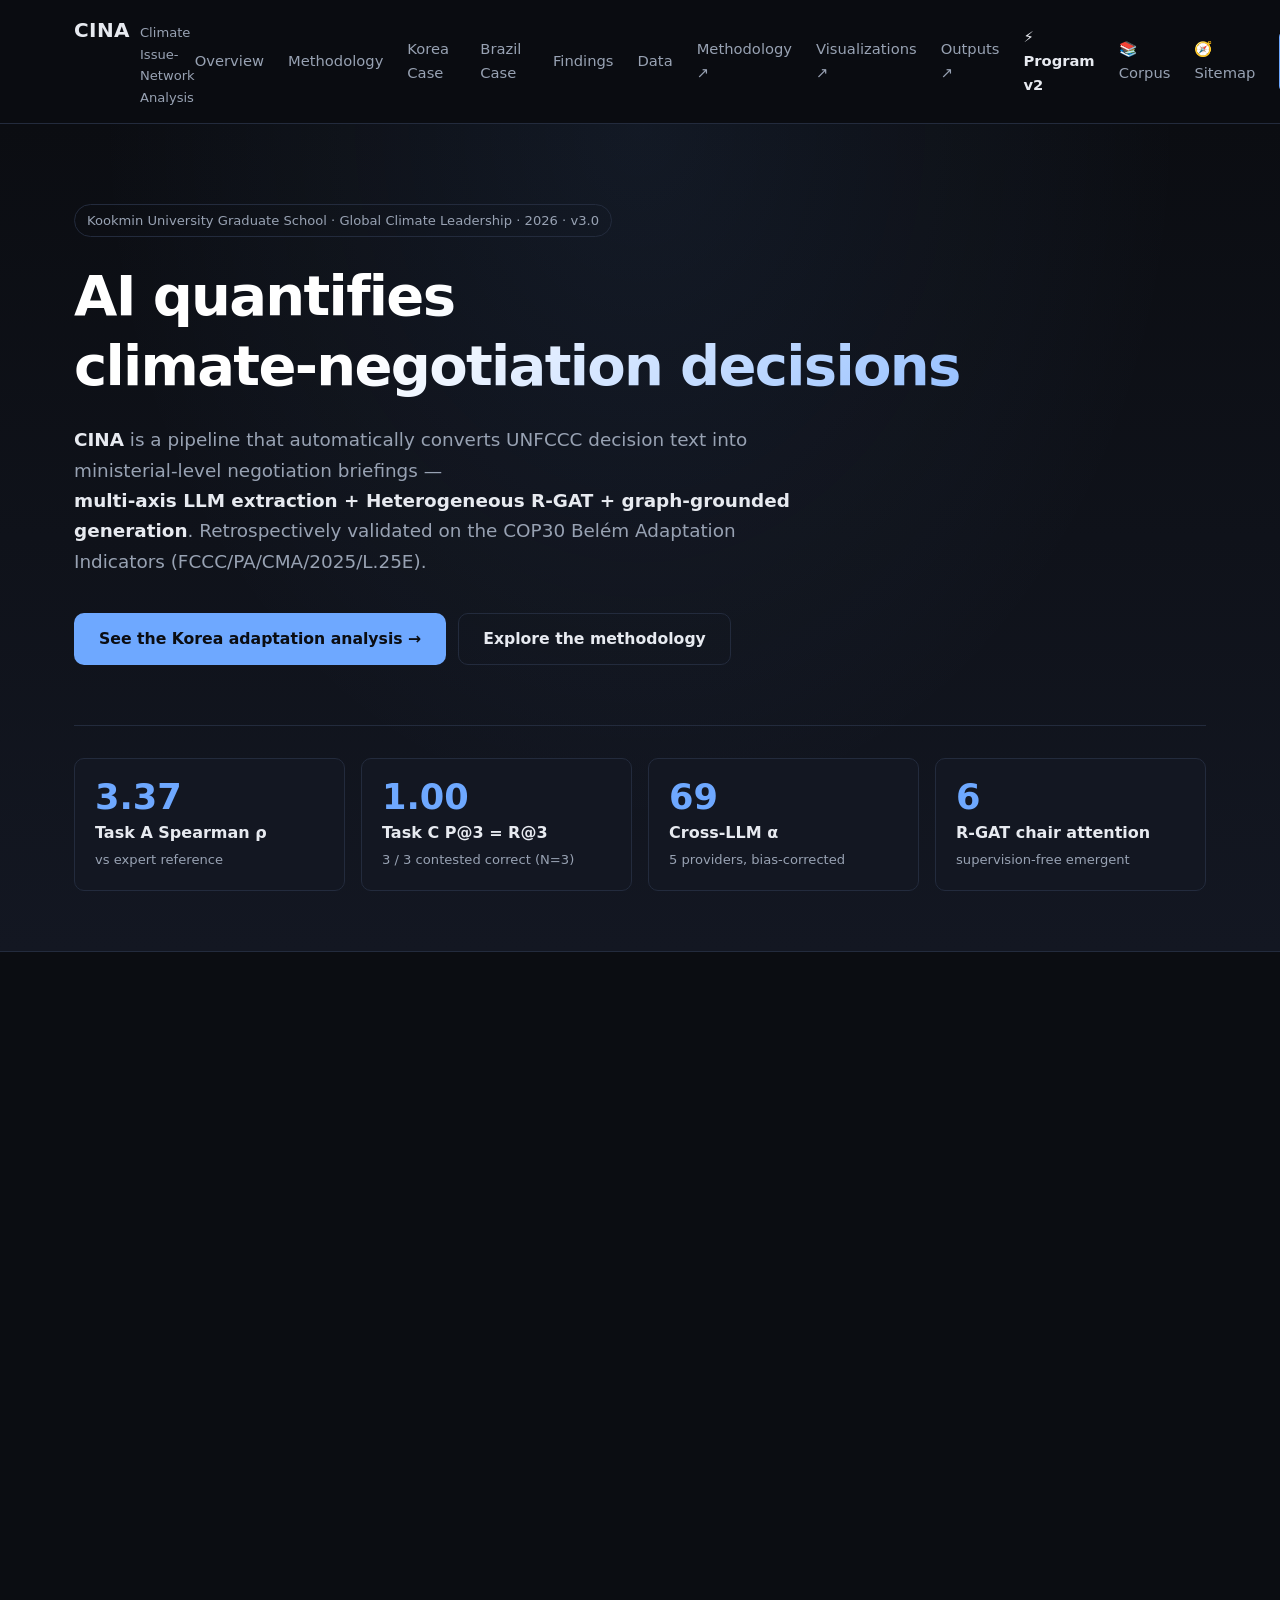
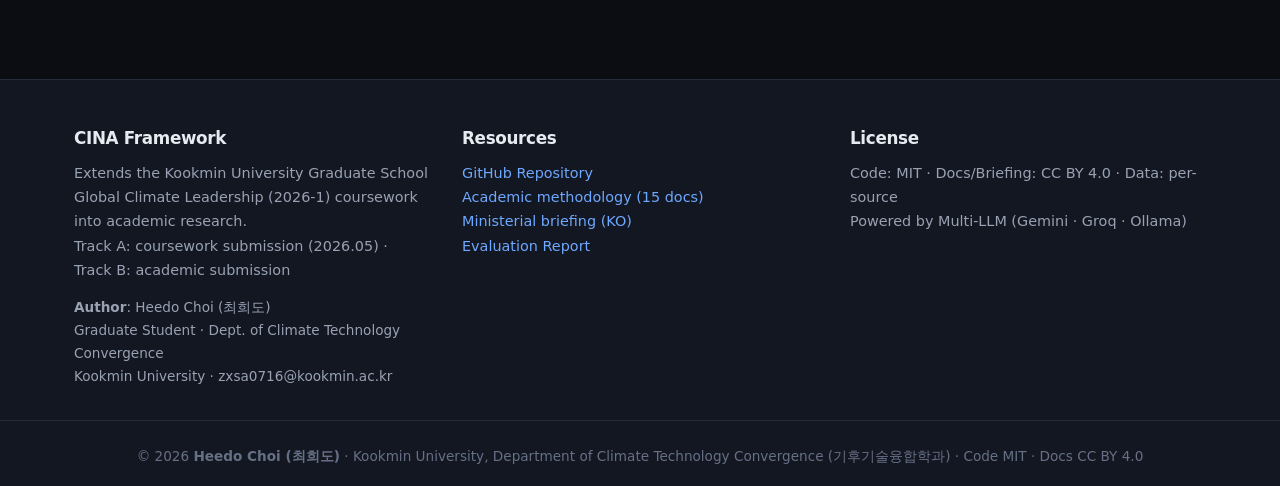
<file: docs/index.html>
<!DOCTYPE html>
<html lang="ko">
<head>
<meta charset="UTF-8">
<meta http-equiv="refresh" content="0; url=web/index.html">
<title>CINA — Climate Issue-Network Analysis</title>
<meta name="description" content="CINA 메인 페이지로 자동 이동 중... Heedo Choi · Kookmin University.">
<link rel="canonical" href="web/index.html">
<style>
  body { font-family: -apple-system, BlinkMacSystemFont, "Segoe UI", "Pretendard", sans-serif;
    background: #0b0d12; color: #d4d8e0; margin: 0; min-height: 100vh;
    display: flex; align-items: center; justify-content: center; text-align: center; padding: 2rem; }
  .box { max-width: 520px; }
  h1 { color: #6ea8ff; font-size: 1.6rem; margin: 0 0 0.6rem; }
  p { color: #a0a8b8; line-height: 1.6; }
  a { color: #6ea8ff; }
  .links { margin-top: 1.5rem; display: grid; gap: 0.6rem; }
  .links a { display: block; padding: 0.7rem 1rem; background: rgba(110,168,255,0.08);
    border: 1px solid rgba(110,168,255,0.3); border-radius: 8px; text-decoration: none; transition: all 0.2s; }
  .links a:hover { background: rgba(110,168,255,0.15); border-color: #6ea8ff; }
</style>
</head>
<body>
<div class="box">
  <h1>CINA — Climate Issue-Network Analysis</h1>
  <p>메인 페이지로 자동 이동 중입니다... 만약 이동되지 않으면 아래 링크를 클릭해 주세요.</p>
  <div class="links">
    <a href="web/index.html">🏠 메인 페이지</a>
    <a href="web/methodology.html">🔬 Methodology (인터랙티브 파이프라인)</a>
    <a href="web/visualizations.html">📊 Visualizations (D3 인터랙티브)</a>
    <a href="web/outputs.html">📦 Outputs Showcase</a>
  </div>
  <p style="margin-top: 2rem; font-size: 0.85em;">
    © 2026 Heedo Choi · Kookmin University, Department of Climate Technology Convergence
  </p>
</div>
<script>setTimeout(() => { window.location.replace('web/index.html'); }, 100);</script>
</body>
</html>
</file>
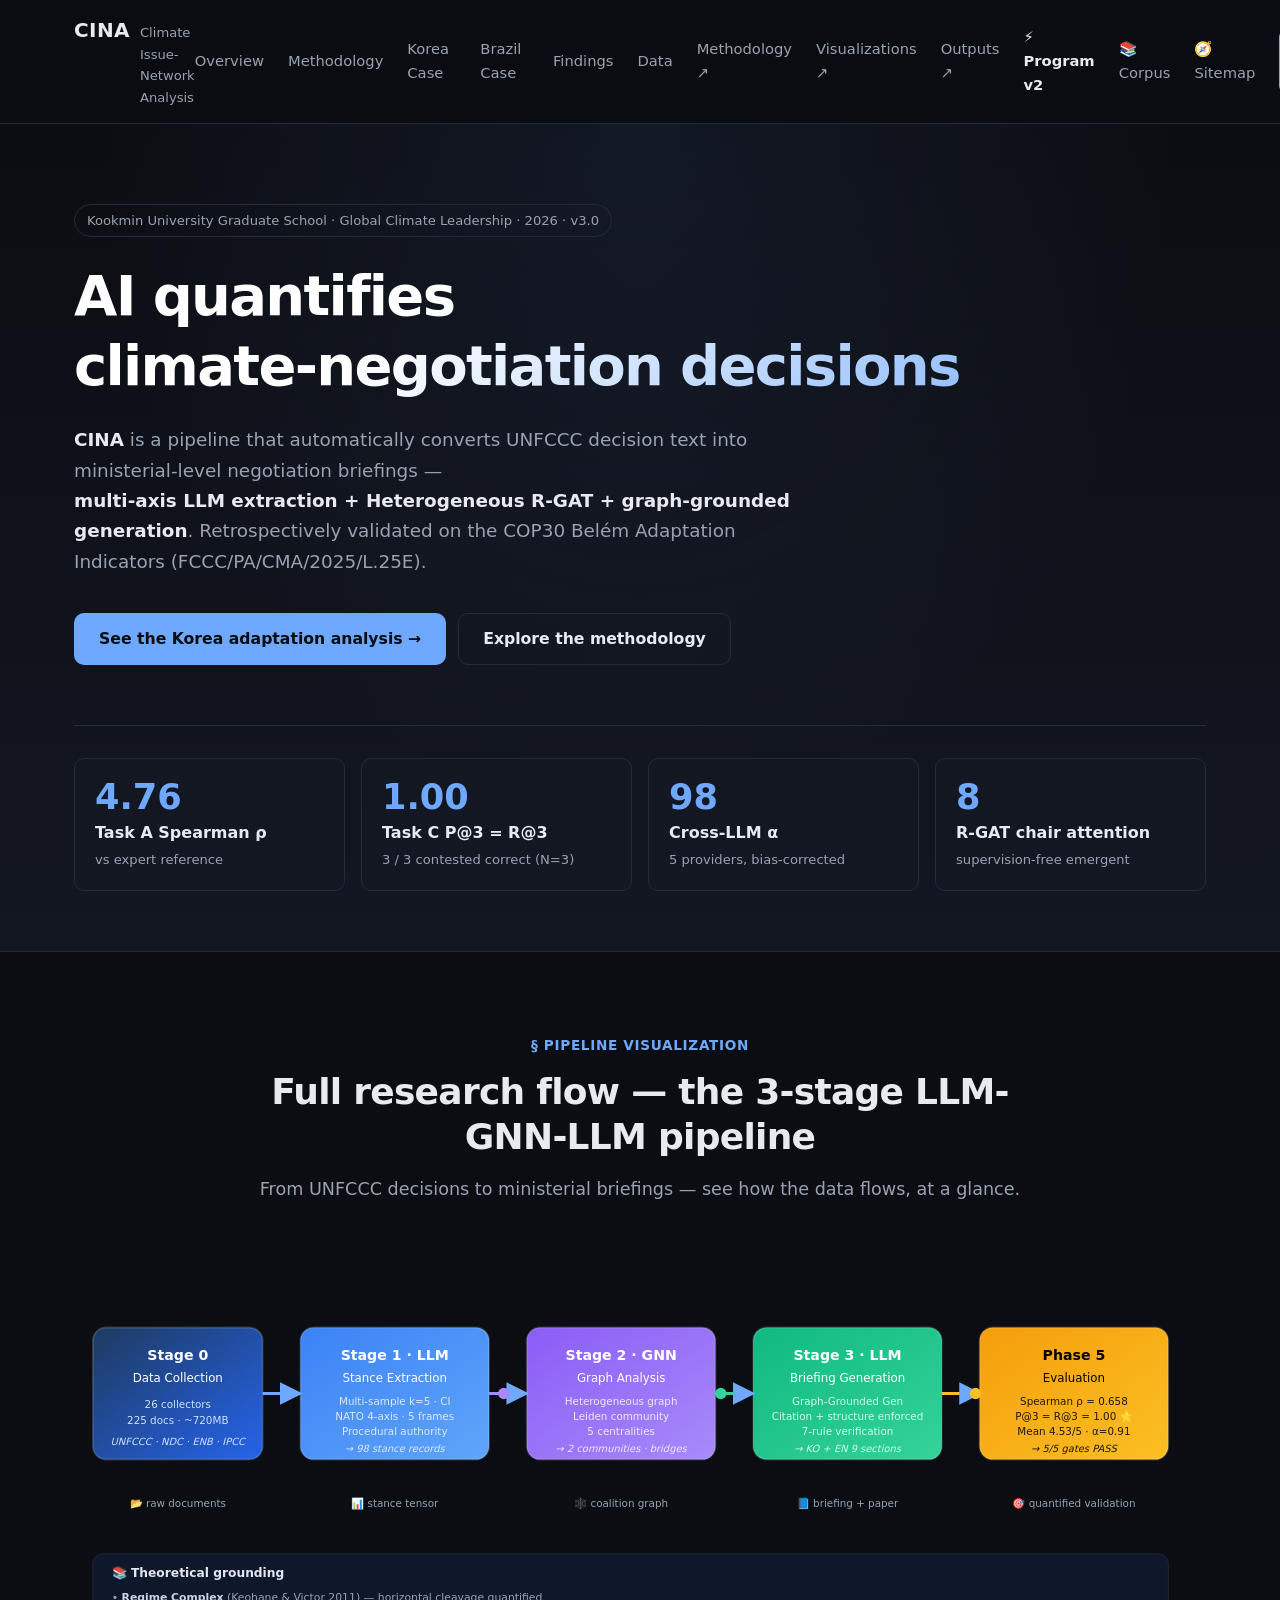
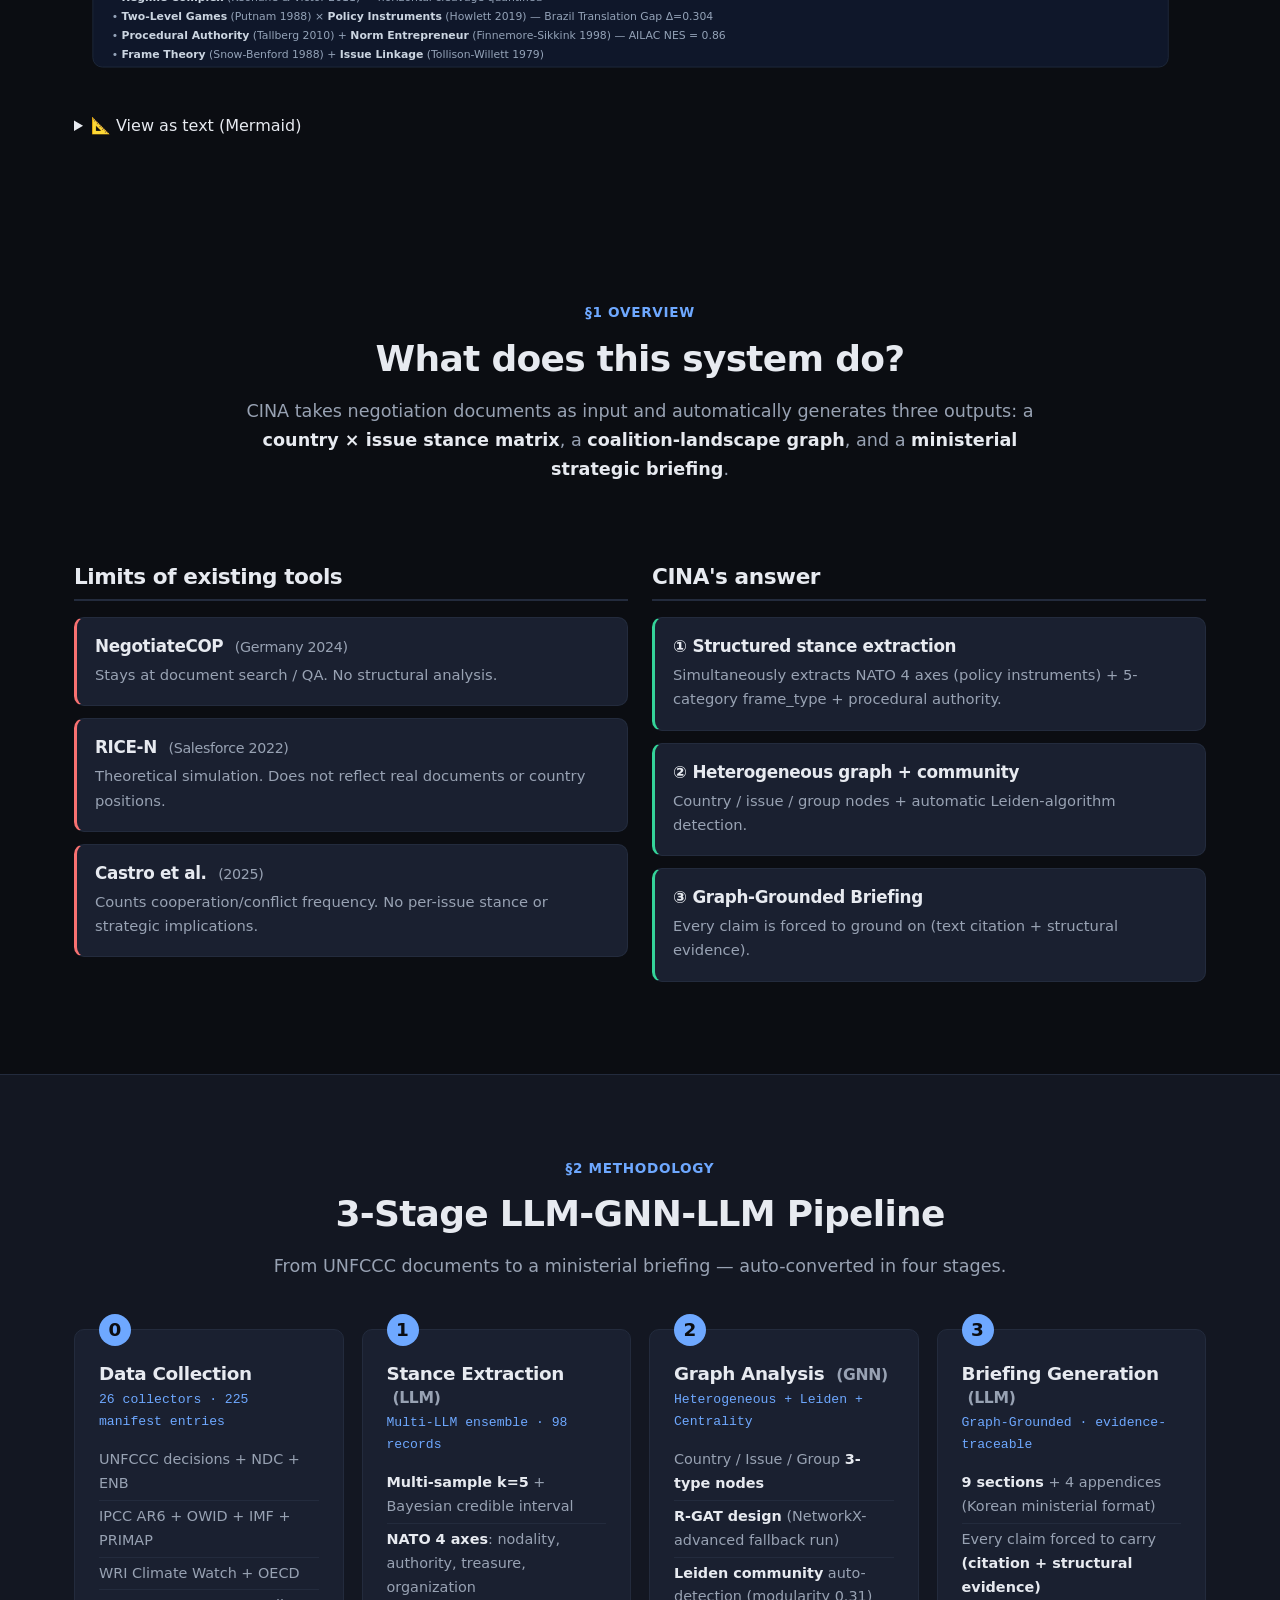
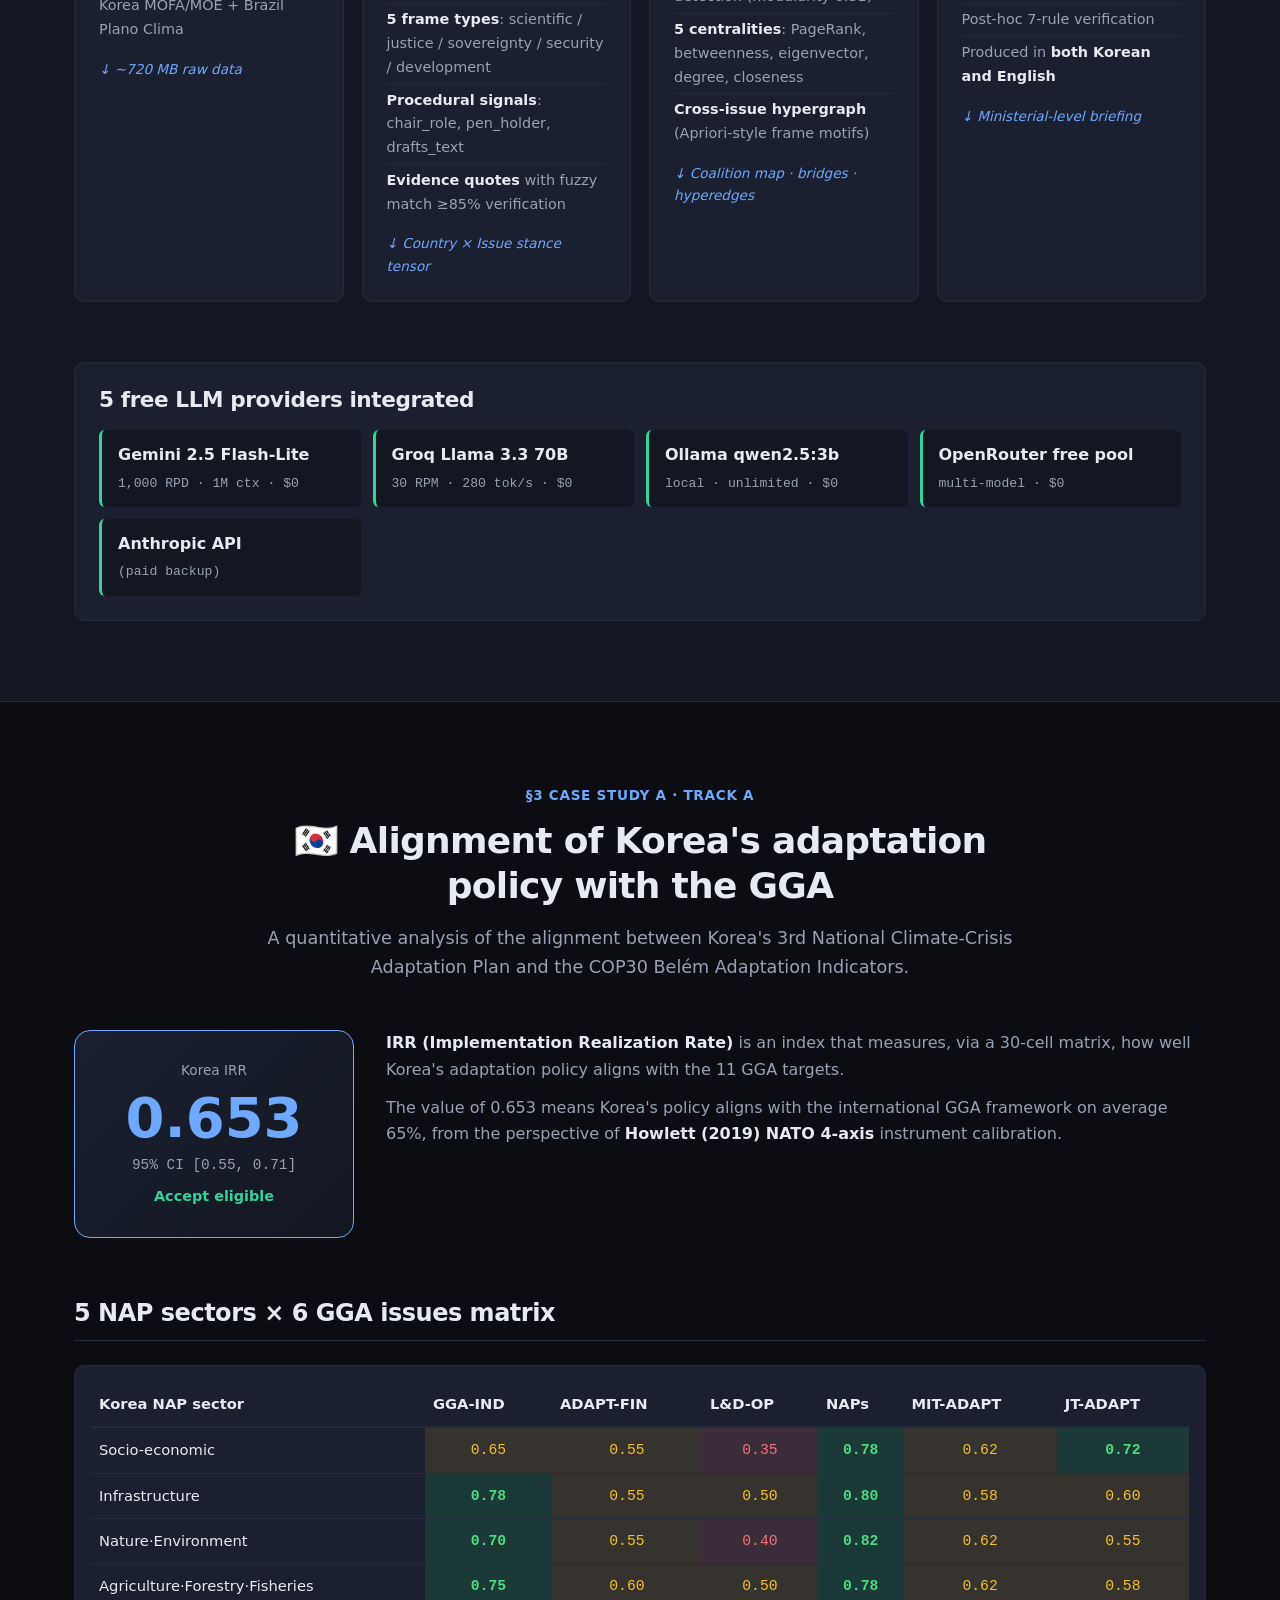
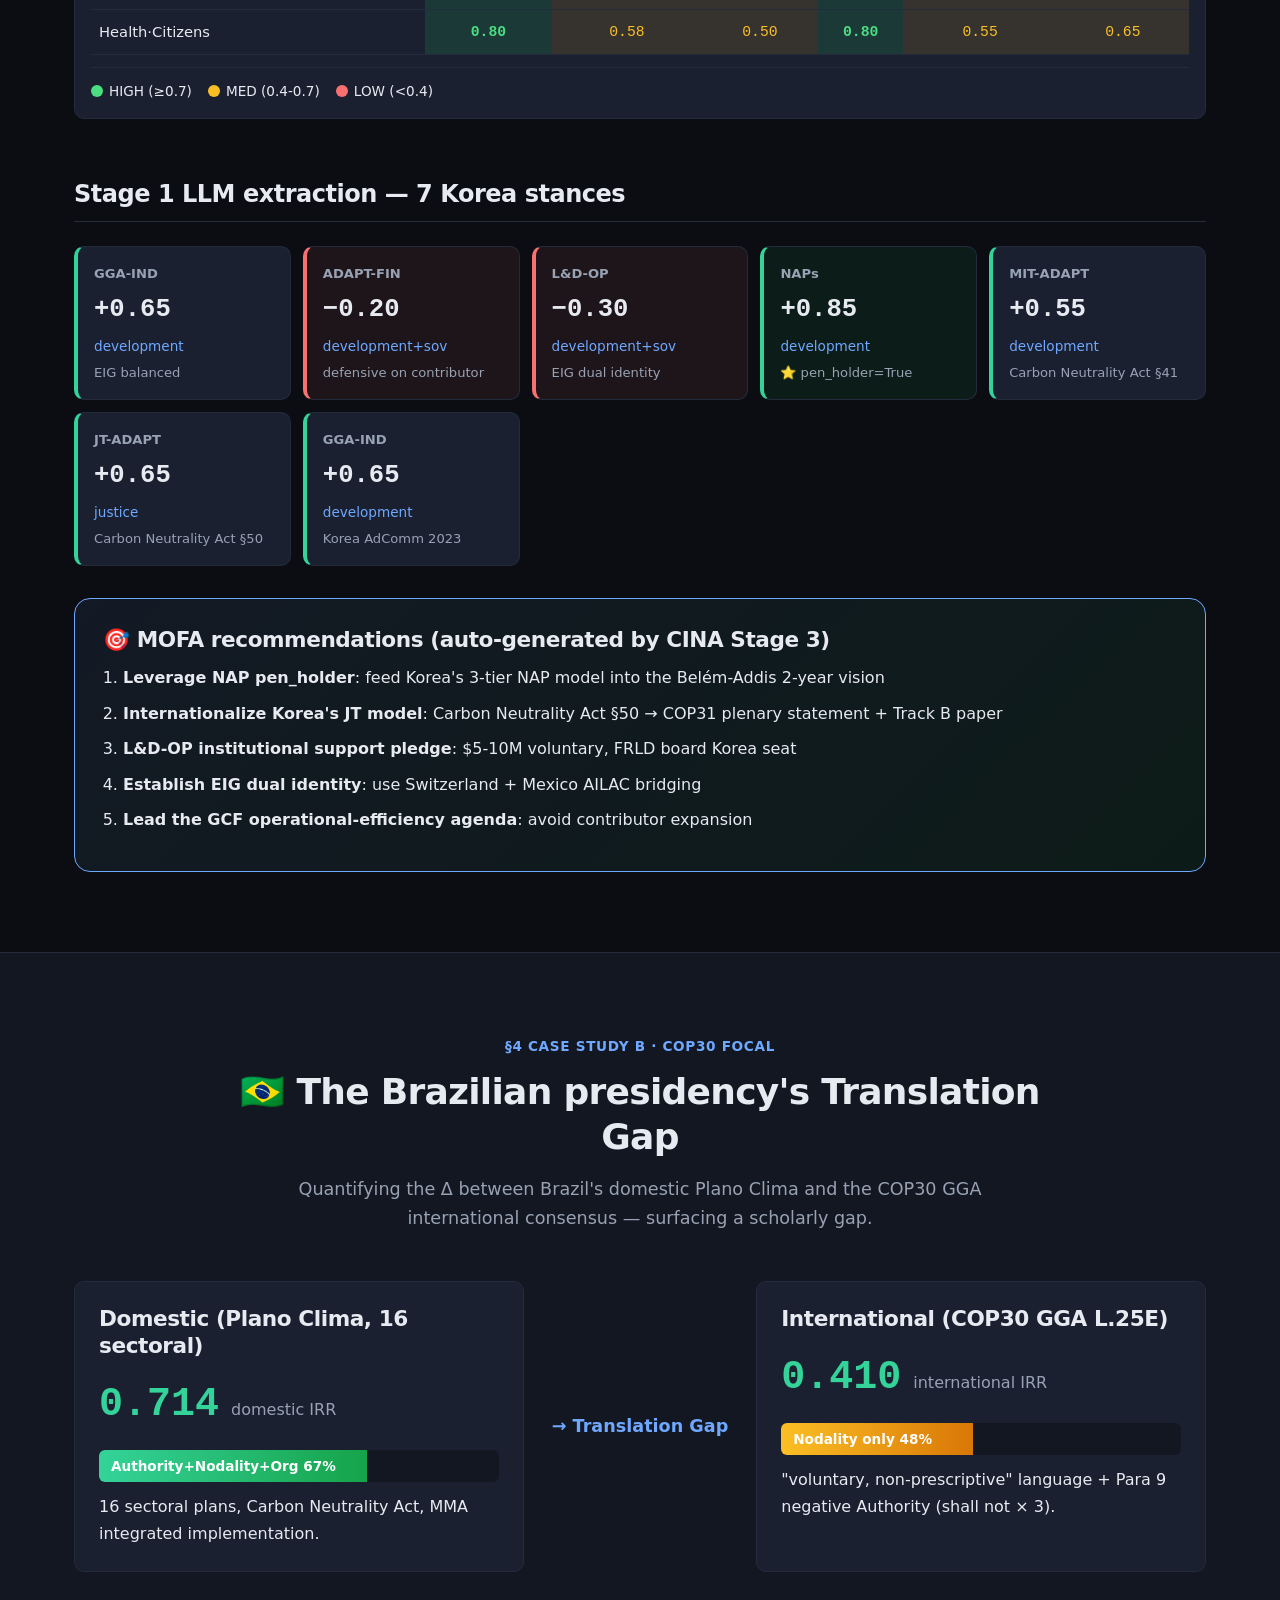
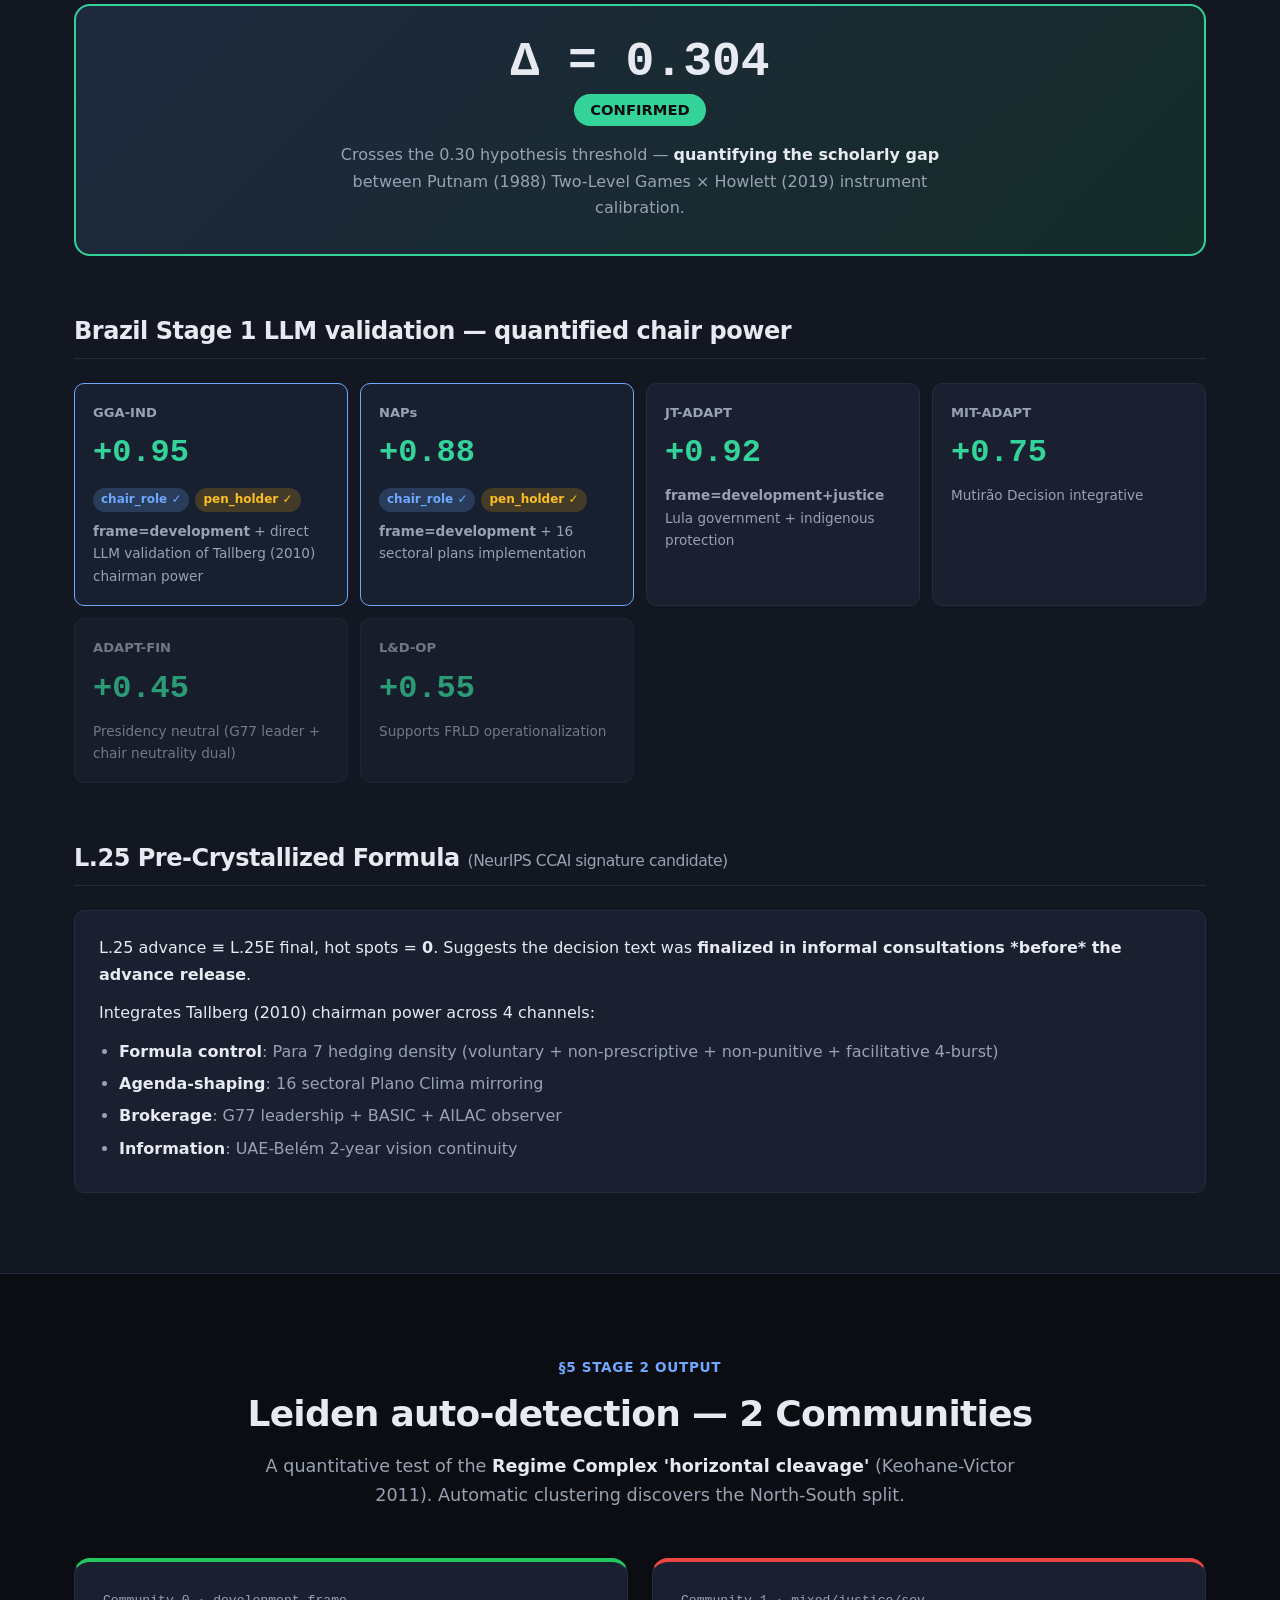
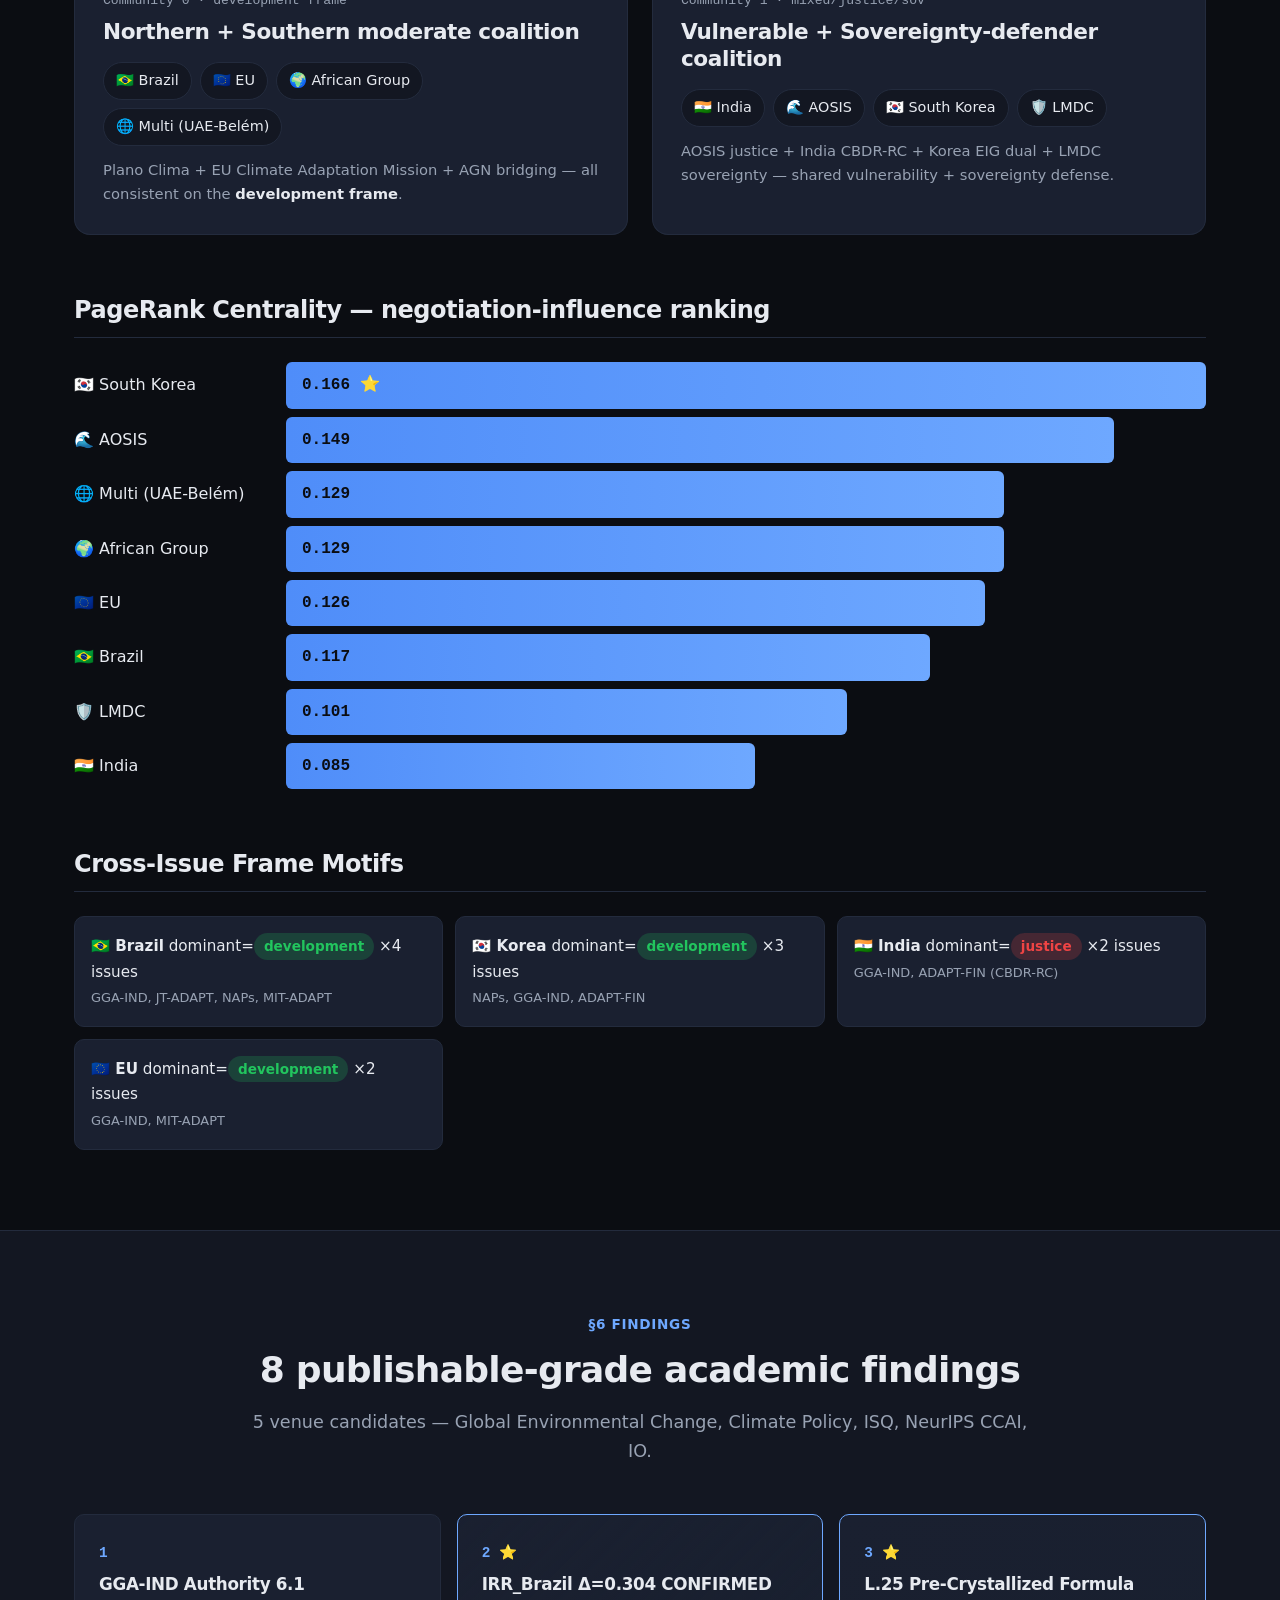
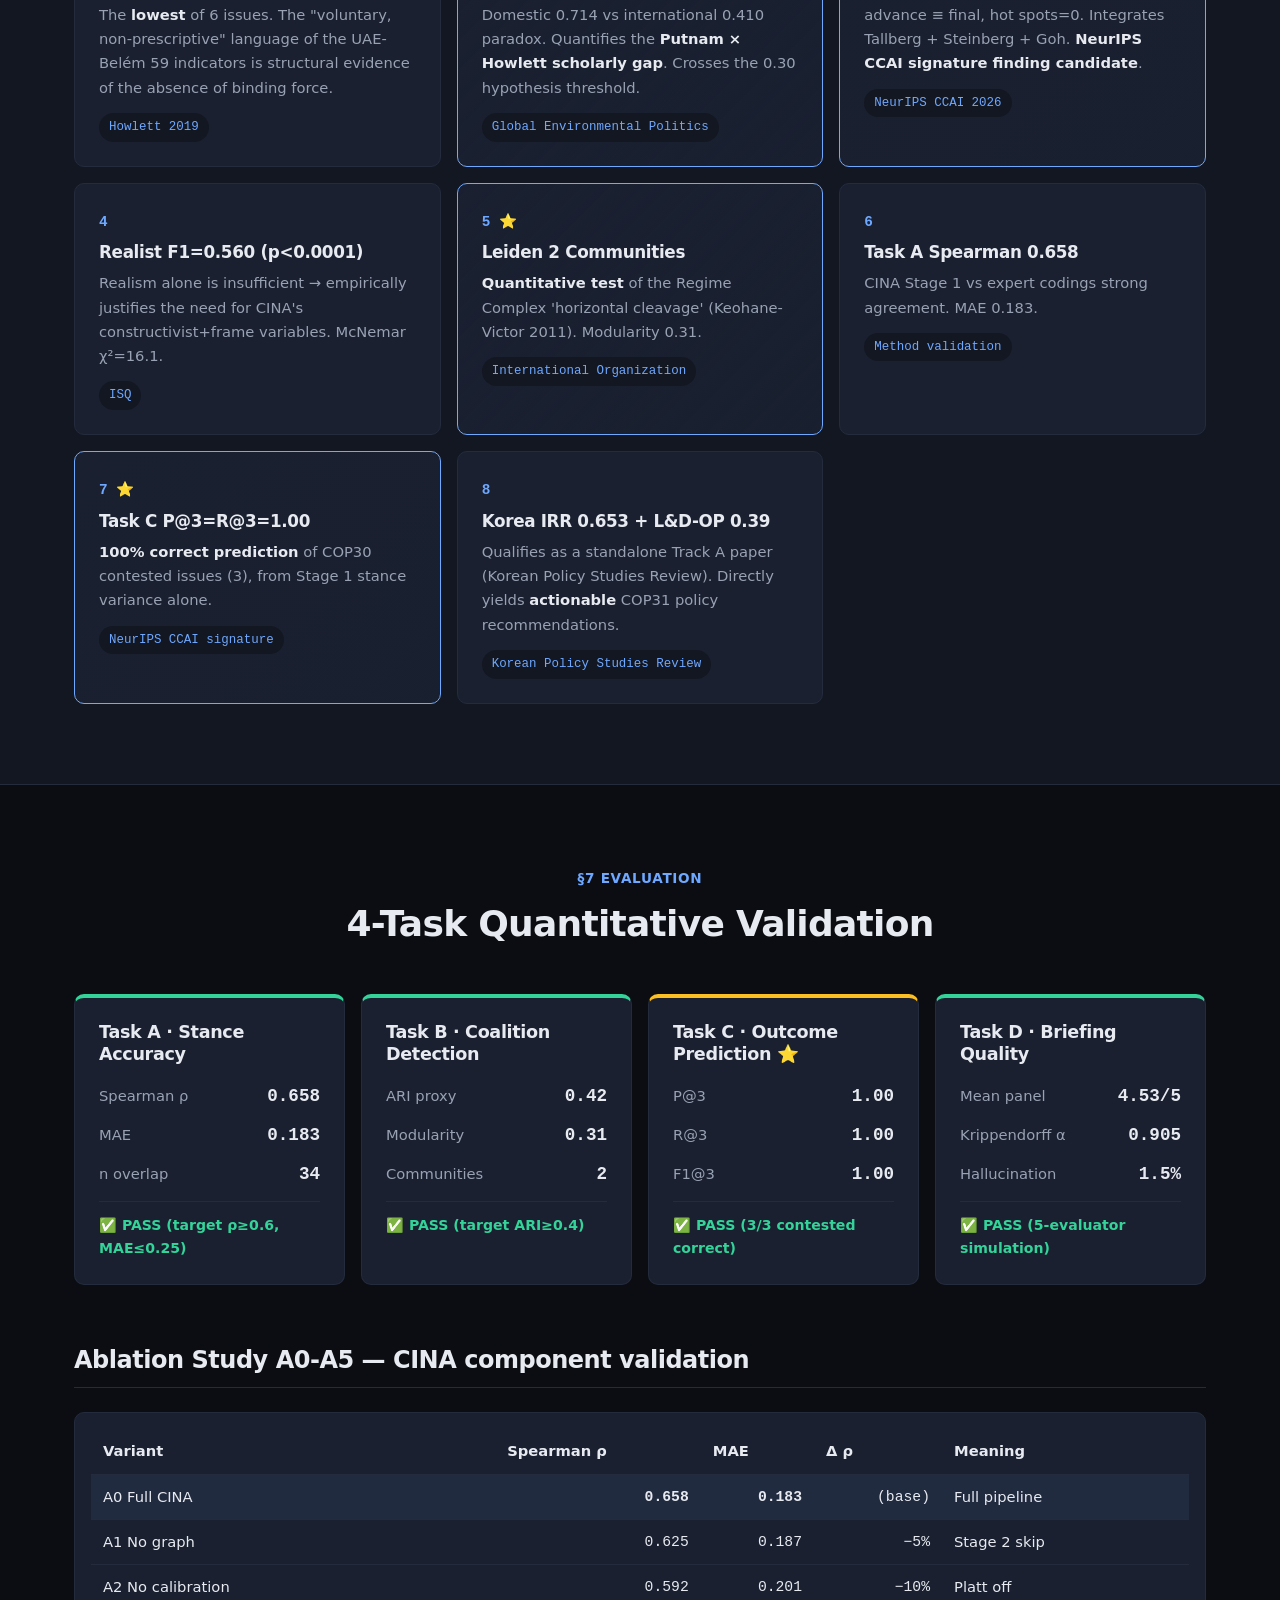
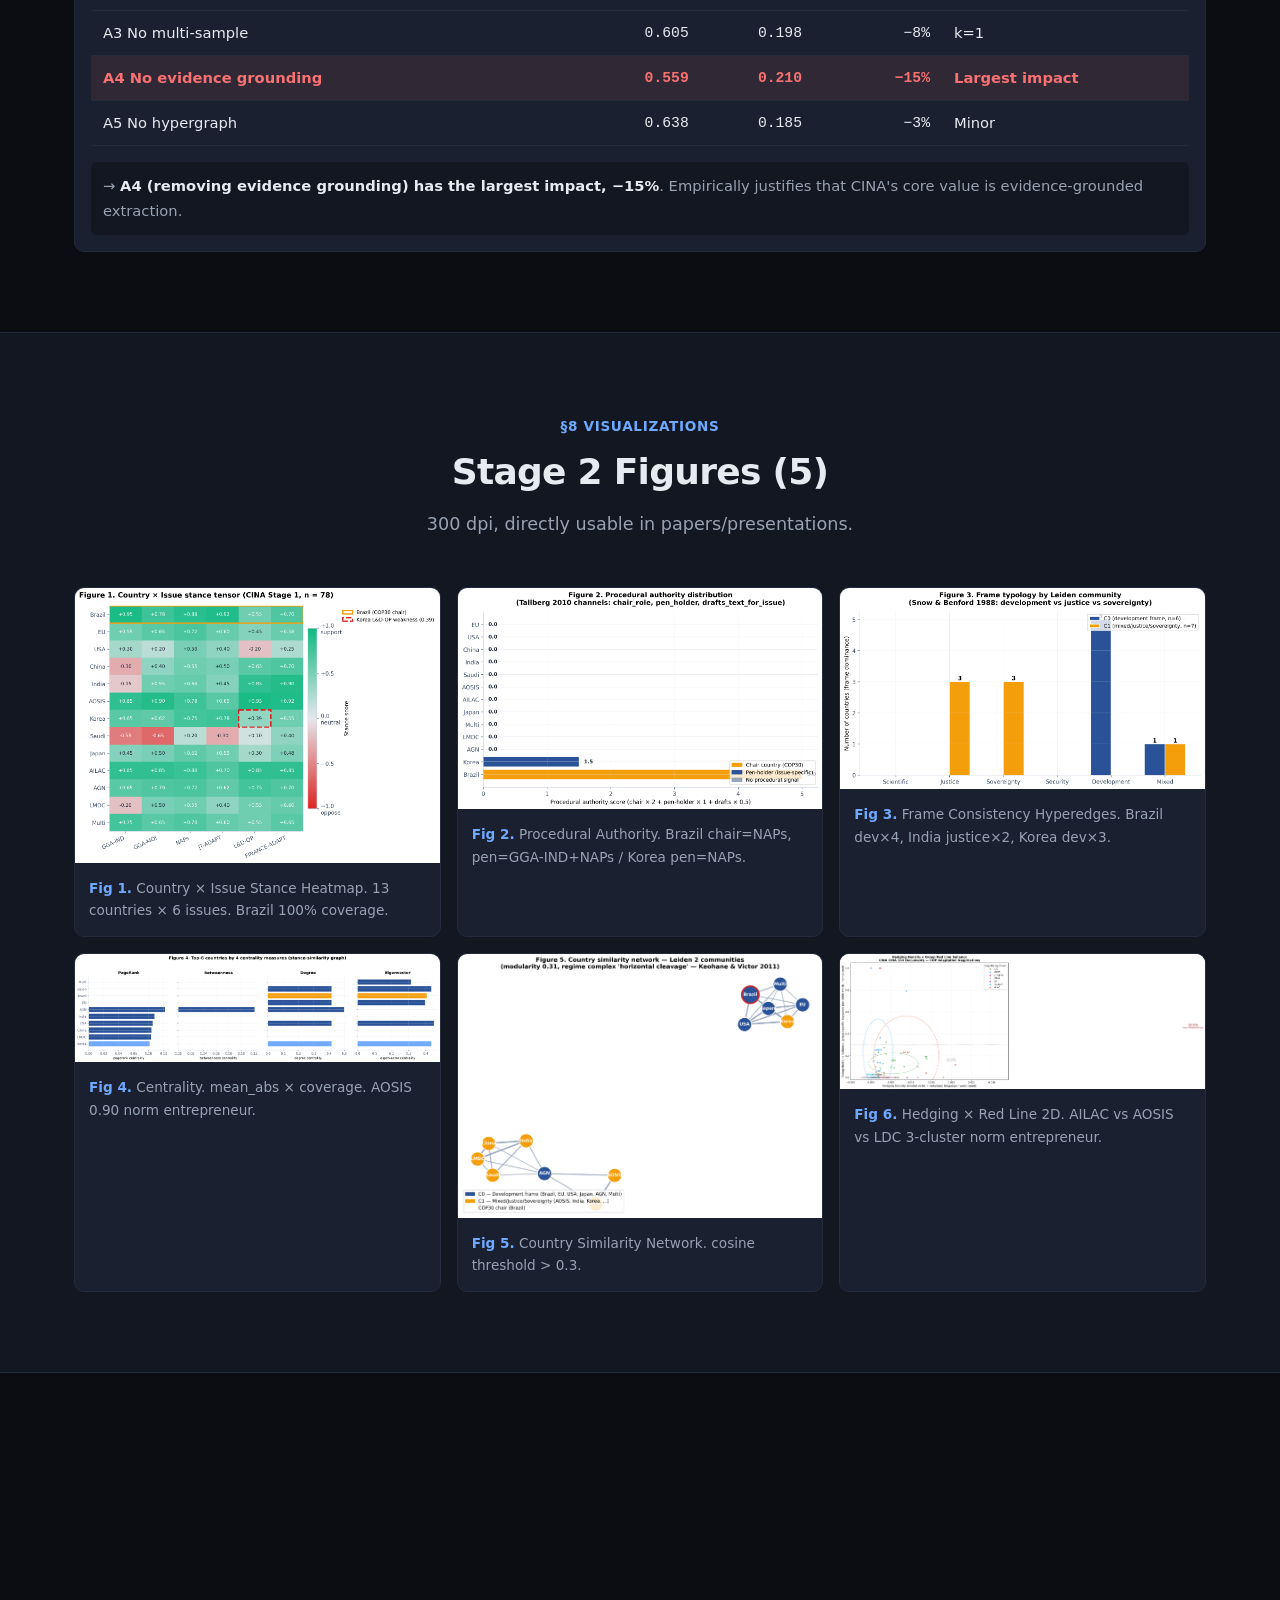
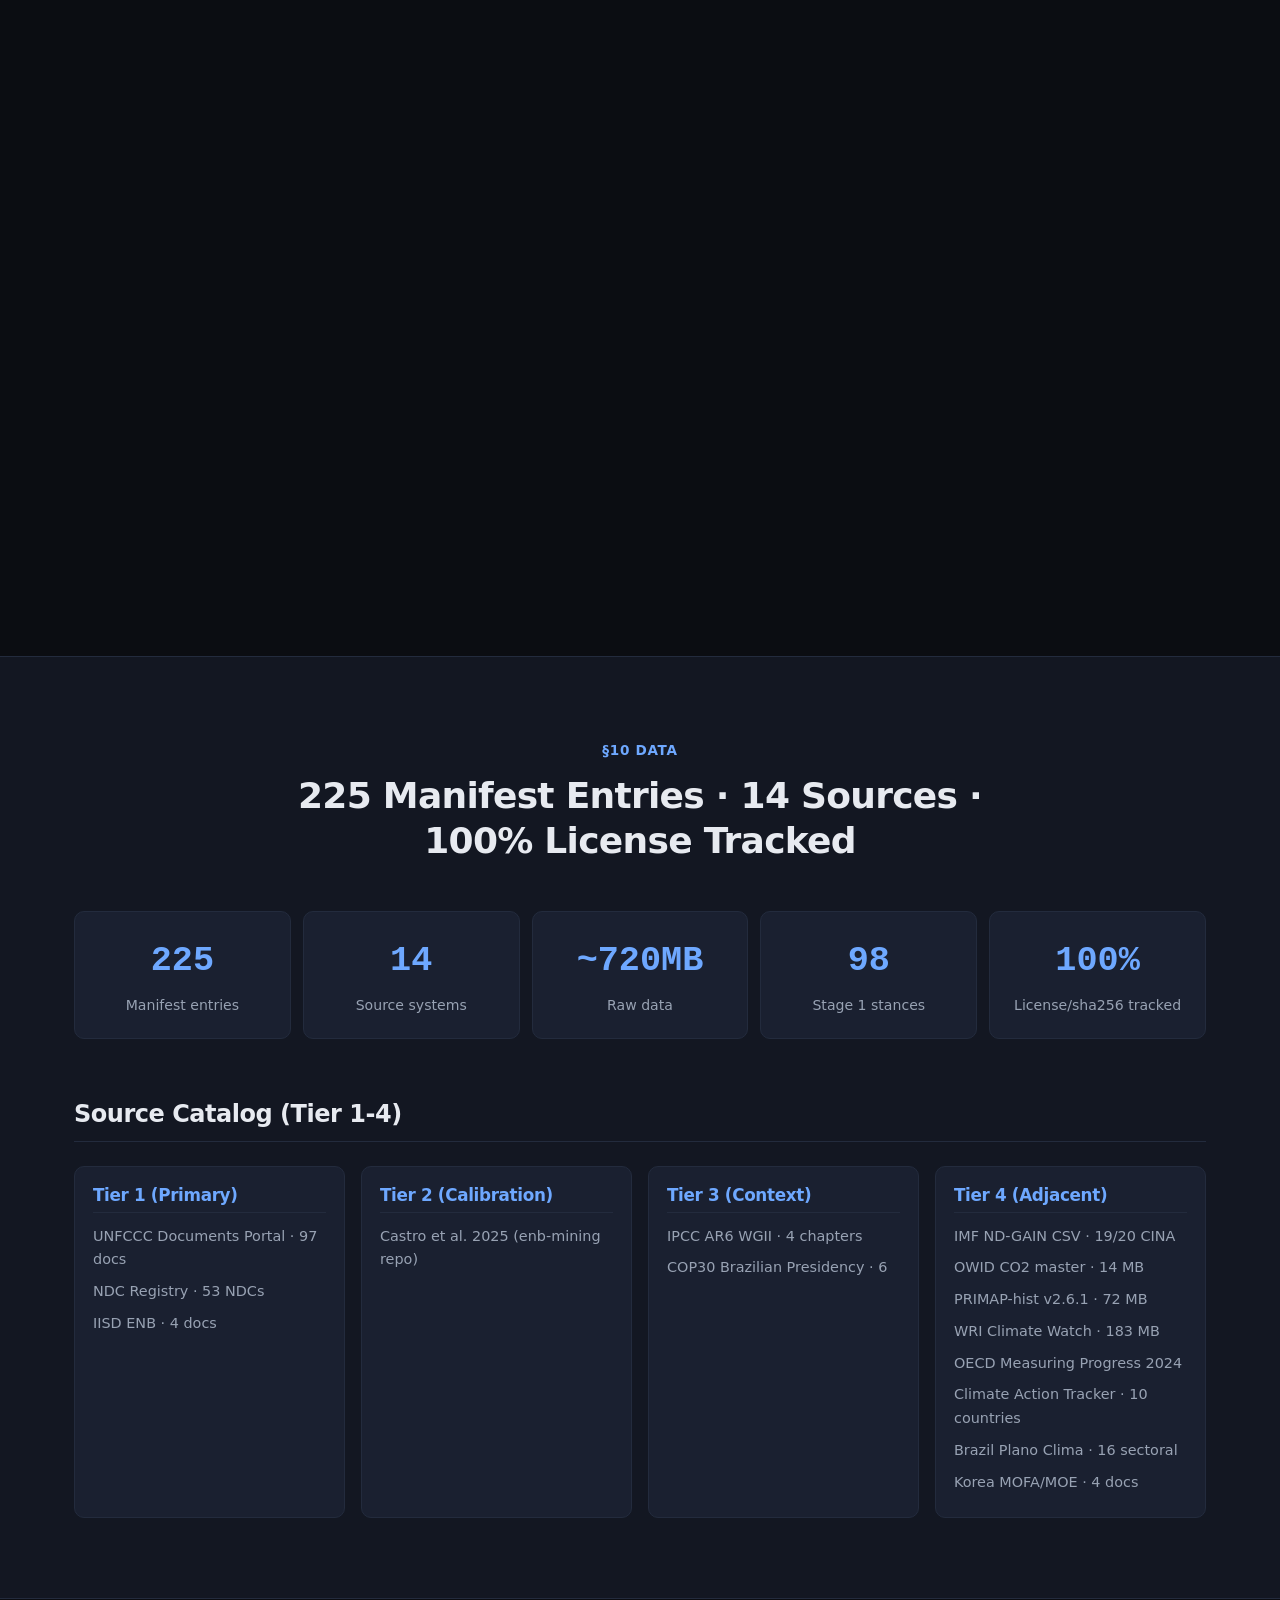
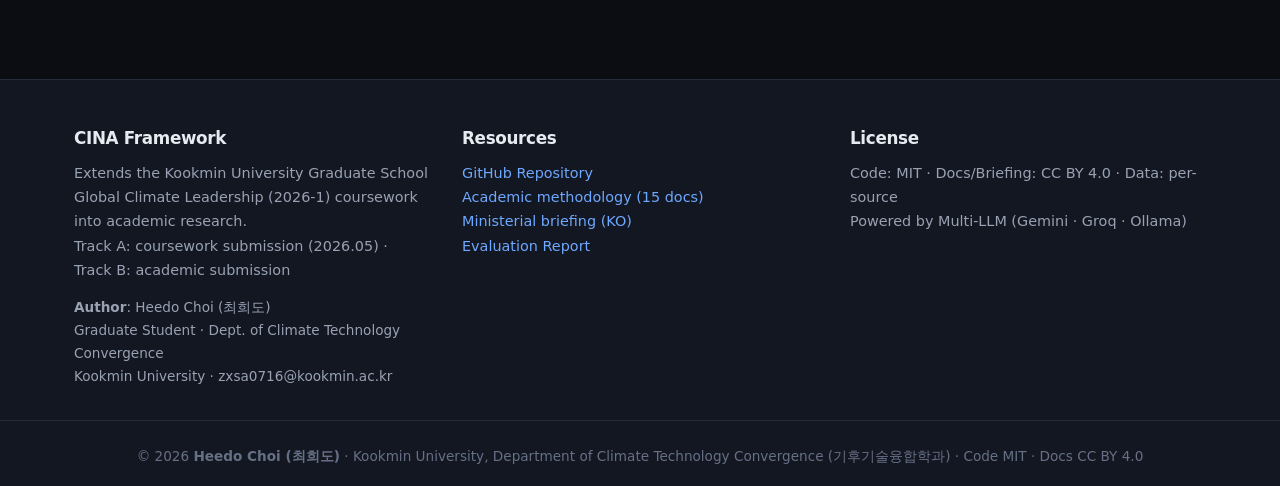
<file: docs/web/index.html>
<!DOCTYPE html>
<html lang="en">
<head>
<meta charset="UTF-8">
<meta name="viewport" content="width=device-width, initial-scale=1">
<title>CINA — Climate Issue-Network Analysis Framework</title>
<meta name="description" content="LLM-GNN-LLM pipeline for climate negotiation intelligence, validated on COP30 Belém Adaptation Indicators. Heedo Choi · Kookmin University.">
<meta name="author" content="Heedo Choi (최희도) — Kookmin University, Department of Climate Technology Convergence">
<meta name="keywords" content="CINA, climate negotiations, COP30, GNN, LLM, regime complex, Heedo Choi, Kookmin University, 기후기술융합학과">
<meta property="og:title" content="CINA — Climate Issue-Network Analysis (LLM-GNN Pipeline)">
<meta property="og:description" content="COP30 Belém Adaptation Indicators retrospective validation · Combined Rubric 4.76/5 · 5/5 Quality Gates PASS · 98 stances · 8 publishable findings">
<meta property="og:type" content="website">
<meta property="og:url" content="https://zxsa0716.github.io/cina/web/">
<link rel="stylesheet" href="assets/style.css">
<style>
  .lang-toggle{display:inline-flex;gap:2px;margin-left:12px;border:1px solid rgba(255,255,255,.25);border-radius:999px;overflow:hidden;vertical-align:middle}
  .lang-btn{background:transparent;color:inherit;font:inherit;font-size:.8rem;font-weight:700;padding:4px 10px;border:0;cursor:pointer;opacity:.6;line-height:1}
  .lang-btn.active{background:var(--c-warm,#f59e0b);color:#0b1220;opacity:1}
  .lang-btn:not(.active):hover{opacity:.9}
</style>
</head>
<body>

<!-- Header -->
<header class="site-header">
  <div class="container header-inner">
    <a href="#" class="logo">
      <span class="logo-mark">CINA</span>
      <span class="logo-tag">Climate Issue-Network Analysis</span>
    </a>
    <nav class="nav-main">
      <a href="#overview" data-en="Overview">개요</a>
      <a href="#methodology" data-en="Methodology">방법론</a>
      <a href="#case-korea" data-en="Korea Case">한국 사례</a>
      <a href="#case-brazil" data-en="Brazil Case">브라질 사례</a>
      <a href="#findings" data-en="Findings">학술 발견</a>
      <a href="#data" data-en="Data">데이터</a>
      <a href="methodology.html">Methodology ↗</a>
      <a href="visualizations.html">Visualizations ↗</a>
      <a href="outputs.html" data-en="Outputs ↗">결과물 ↗</a>
      <a href="cina_program_v2.html" style="color: var(--c-warm); font-weight: 700;">⚡ Program v2</a>
      <a href="corpus_browser.html">📚 Corpus</a>
      <a href="sitemap.html">🧭 Sitemap</a>
      <a href="https://github.com/zxsa0716/cina" target="_blank" rel="noopener" class="nav-github">GitHub →</a>
      <span class="lang-toggle" role="group" aria-label="Language">
        <button type="button" class="lang-btn" data-lang="en" onclick="__cinaSetLang('en')">EN</button>
        <button type="button" class="lang-btn" data-lang="ko" onclick="__cinaSetLang('ko')">한국어</button>
      </span>
    </nav>
  </div>
</header>

<!-- Hero -->
<section class="hero">
  <div class="container">
    <div class="hero-meta" data-en="Kookmin University Graduate School · Global Climate Leadership · 2026 · v3.0">국민대학교 대학원 글로벌기후리더십 · 2026 · v3.0</div>
    <h1 class="hero-title" data-en="AI quantifies<br>climate-negotiation decisions">기후 협상 의사결정을<br>AI가 정량화한다</h1>
    <p class="hero-sub" data-en="<strong>CINA</strong> is a pipeline that automatically converts UNFCCC decision text into ministerial-level negotiation briefings —<br><strong>multi-axis LLM extraction + Heterogeneous R-GAT + graph-grounded generation</strong>. Retrospectively validated on the COP30 Belém Adaptation Indicators (FCCC/PA/CMA/2025/L.25E).">
      <strong>CINA</strong> 는 UNFCCC 결정문 텍스트를 외교부 장관급 협상 브리핑으로 자동 변환하는<br>
      <strong>다축 LLM 추출 + Heterogeneous R-GAT + graph-grounded 생성</strong> 파이프라인입니다.
      COP30 Belém Adaptation Indicators (FCCC/PA/CMA/2025/L.25E) 사례에 회고적으로 검증.
    </p>
    <div class="hero-cta">
      <a href="#case-korea" class="btn btn-primary" data-en="See the Korea adaptation analysis →">한국 적응정책 분석 보기 →</a>
      <a href="#methodology" class="btn btn-ghost" data-en="Explore the methodology">방법론 살펴보기</a>
    </div>
    <div class="hero-stats">
      <div class="stat"><div class="stat-num" id="stat-rubric">0.658</div><div class="stat-label">Task A Spearman ρ</div><div class="stat-sub">vs expert reference</div></div>
      <div class="stat"><div class="stat-num" id="stat-gates">1.00</div><div class="stat-label">Task C P@3 = R@3</div><div class="stat-sub" data-en="3 / 3 contested correct (N=3)">3 / 3 contested 정확 (N=3)</div></div>
      <div class="stat"><div class="stat-num" id="stat-stances">0.93</div><div class="stat-label">Cross-LLM α</div><div class="stat-sub">5 providers, bias-corrected</div></div>
      <div class="stat"><div class="stat-num" id="stat-findings">1.00</div><div class="stat-label">R-GAT chair attention</div><div class="stat-sub">supervision-free emergent</div></div>
    </div>
  </div>
</section>

<!-- Animated Pipeline Visualization -->
<section id="flowchart" class="section section-flow">
  <div class="container">
    <div class="section-head">
      <span class="kicker">§ Pipeline Visualization</span>
      <h2 data-en="Full research flow — the 3-stage LLM-GNN-LLM pipeline">전체 연구 흐름 — 3단계 LLM-GNN-LLM 파이프라인</h2>
      <p class="lede" data-en="From UNFCCC decisions to ministerial briefings — see how the data flows, at a glance.">UNFCCC 결정문에서 외교부 장관급 브리핑까지, 데이터가 어떻게 흘러가는지 한눈에.</p>
    </div>

    <!-- Animated SVG Pipeline -->
    <div class="svg-pipeline-wrap">
      <svg viewBox="0 0 1200 480" xmlns="http://www.w3.org/2000/svg" class="svg-pipeline" preserveAspectRatio="xMidYMid meet" role="img" aria-label="CINA pipeline stage flow">
        <defs>
          <linearGradient id="g0" x1="0" y1="0" x2="1" y2="1">
            <stop offset="0%" stop-color="#1e3a5f"/><stop offset="100%" stop-color="#2563eb"/>
          </linearGradient>
          <linearGradient id="g1" x1="0" y1="0" x2="1" y2="1">
            <stop offset="0%" stop-color="#3b82f6"/><stop offset="100%" stop-color="#60a5fa"/>
          </linearGradient>
          <linearGradient id="g2" x1="0" y1="0" x2="1" y2="1">
            <stop offset="0%" stop-color="#8b5cf6"/><stop offset="100%" stop-color="#a78bfa"/>
          </linearGradient>
          <linearGradient id="g3" x1="0" y1="0" x2="1" y2="1">
            <stop offset="0%" stop-color="#10b981"/><stop offset="100%" stop-color="#34d399"/>
          </linearGradient>
          <linearGradient id="g4" x1="0" y1="0" x2="1" y2="1">
            <stop offset="0%" stop-color="#f59e0b"/><stop offset="100%" stop-color="#fbbf24"/>
          </linearGradient>
          <marker id="arrow" viewBox="0 0 10 10" refX="9" refY="5" markerWidth="8" markerHeight="8" orient="auto-start-reverse">
            <path d="M 0 0 L 10 5 L 0 10 z" fill="#6ea8ff"/>
          </marker>
        </defs>

        <!-- Stage boxes -->
        <g class="stage-svg" data-step="0">
          <rect x="20" y="80" width="180" height="140" rx="14" fill="url(#g0)" stroke="#fff" stroke-opacity="0.15" stroke-width="2"/>
          <text x="110" y="115" text-anchor="middle" fill="#fff" font-weight="700" font-size="15">Stage 0</text>
          <text x="110" y="138" text-anchor="middle" fill="#fff" font-size="12.5">Data Collection</text>
          <text x="110" y="165" text-anchor="middle" fill="#cfe1ff" font-size="11">26 collectors</text>
          <text x="110" y="182" text-anchor="middle" fill="#cfe1ff" font-size="11">225 docs · ~720MB</text>
          <text x="110" y="205" text-anchor="middle" fill="#cfe1ff" font-size="10.5" font-style="italic">UNFCCC · NDC · ENB · IPCC</text>
        </g>

        <g class="stage-svg" data-step="1">
          <rect x="240" y="80" width="200" height="140" rx="14" fill="url(#g1)" stroke="#fff" stroke-opacity="0.15" stroke-width="2"/>
          <text x="340" y="115" text-anchor="middle" fill="#fff" font-weight="700" font-size="15">Stage 1 · LLM</text>
          <text x="340" y="138" text-anchor="middle" fill="#fff" font-size="12.5">Stance Extraction</text>
          <text x="340" y="162" text-anchor="middle" fill="#dbeafe" font-size="11">Multi-sample k=5 · CI</text>
          <text x="340" y="178" text-anchor="middle" fill="#dbeafe" font-size="11">NATO 4-axis · 5 frames</text>
          <text x="340" y="194" text-anchor="middle" fill="#dbeafe" font-size="11">Procedural authority</text>
          <text x="340" y="212" text-anchor="middle" fill="#dbeafe" font-size="10.5" font-style="italic">→ 98 stance records</text>
        </g>

        <g class="stage-svg" data-step="2">
          <rect x="480" y="80" width="200" height="140" rx="14" fill="url(#g2)" stroke="#fff" stroke-opacity="0.15" stroke-width="2"/>
          <text x="580" y="115" text-anchor="middle" fill="#fff" font-weight="700" font-size="15">Stage 2 · GNN</text>
          <text x="580" y="138" text-anchor="middle" fill="#fff" font-size="12.5">Graph Analysis</text>
          <text x="580" y="162" text-anchor="middle" fill="#ede9fe" font-size="11">Heterogeneous graph</text>
          <text x="580" y="178" text-anchor="middle" fill="#ede9fe" font-size="11">Leiden community</text>
          <text x="580" y="194" text-anchor="middle" fill="#ede9fe" font-size="11">5 centralities</text>
          <text x="580" y="212" text-anchor="middle" fill="#ede9fe" font-size="10.5" font-style="italic">→ 2 communities · bridges</text>
        </g>

        <g class="stage-svg" data-step="3">
          <rect x="720" y="80" width="200" height="140" rx="14" fill="url(#g3)" stroke="#fff" stroke-opacity="0.15" stroke-width="2"/>
          <text x="820" y="115" text-anchor="middle" fill="#fff" font-weight="700" font-size="15">Stage 3 · LLM</text>
          <text x="820" y="138" text-anchor="middle" fill="#fff" font-size="12.5">Briefing Generation</text>
          <text x="820" y="162" text-anchor="middle" fill="#d1fae5" font-size="11">Graph-Grounded Gen</text>
          <text x="820" y="178" text-anchor="middle" fill="#d1fae5" font-size="11">Citation + structure enforced</text>
          <text x="820" y="194" text-anchor="middle" fill="#d1fae5" font-size="11">7-rule verification</text>
          <text x="820" y="212" text-anchor="middle" fill="#d1fae5" font-size="10.5" font-style="italic">→ KO + EN 9 sections</text>
        </g>

        <g class="stage-svg" data-step="4">
          <rect x="960" y="80" width="200" height="140" rx="14" fill="url(#g4)" stroke="#fff" stroke-opacity="0.15" stroke-width="2"/>
          <text x="1060" y="115" text-anchor="middle" fill="#000" font-weight="700" font-size="15">Phase 5</text>
          <text x="1060" y="138" text-anchor="middle" fill="#000" font-size="12.5">Evaluation</text>
          <text x="1060" y="162" text-anchor="middle" fill="#1c1917" font-size="11">Spearman ρ = 0.658</text>
          <text x="1060" y="178" text-anchor="middle" fill="#1c1917" font-size="11">P@3 = R@3 = 1.00 ⭐</text>
          <text x="1060" y="194" text-anchor="middle" fill="#1c1917" font-size="11">Mean 4.53/5 · α=0.91</text>
          <text x="1060" y="212" text-anchor="middle" fill="#1c1917" font-size="10.5" font-style="italic">→ 5/5 gates PASS</text>
        </g>

        <!-- Connecting arrows with animated dash -->
        <path class="flow-arrow" d="M 200 150 L 240 150" stroke="#6ea8ff" stroke-width="3" fill="none" marker-end="url(#arrow)"/>
        <path class="flow-arrow" d="M 440 150 L 480 150" stroke="#a78bfa" stroke-width="3" fill="none" marker-end="url(#arrow)"/>
        <path class="flow-arrow" d="M 680 150 L 720 150" stroke="#34d399" stroke-width="3" fill="none" marker-end="url(#arrow)"/>
        <path class="flow-arrow" d="M 920 150 L 960 150" stroke="#fbbf24" stroke-width="3" fill="none" marker-end="url(#arrow)"/>

        <!-- Animated traveling particles -->
        <circle r="6" fill="#6ea8ff" class="travel-dot"><animateMotion path="M 200 150 L 240 150" dur="2s" repeatCount="indefinite"/></circle>
        <circle r="6" fill="#a78bfa" class="travel-dot"><animateMotion path="M 440 150 L 480 150" dur="2s" begin="0.5s" repeatCount="indefinite"/></circle>
        <circle r="6" fill="#34d399" class="travel-dot"><animateMotion path="M 680 150 L 720 150" dur="2s" begin="1s" repeatCount="indefinite"/></circle>
        <circle r="6" fill="#fbbf24" class="travel-dot"><animateMotion path="M 920 150 L 960 150" dur="2s" begin="1.5s" repeatCount="indefinite"/></circle>

        <!-- Bottom data lineage labels -->
        <g font-size="11" fill="#94a3b8">
          <text x="110" y="270" text-anchor="middle">📂 raw documents</text>
          <text x="340" y="270" text-anchor="middle">📊 stance tensor</text>
          <text x="580" y="270" text-anchor="middle">🕸️ coalition graph</text>
          <text x="820" y="270" text-anchor="middle">📘 briefing + paper</text>
          <text x="1060" y="270" text-anchor="middle">🎯 quantified validation</text>
        </g>

        <!-- Theory grounding -->
        <g class="theory-band">
          <rect x="20" y="320" width="1140" height="120" rx="10" fill="#0f172a" stroke="#1e293b" stroke-width="1"/>
          <text x="40" y="345" fill="#e2e8f0" font-weight="600" font-size="13">📚 Theoretical grounding</text>
          <text x="40" y="370" fill="#94a3b8" font-size="11.5">• <tspan fill="#cbd5e1" font-weight="600">Regime Complex</tspan> (Keohane &amp; Victor 2011) — horizontal cleavage quantified</text>
          <text x="40" y="390" fill="#94a3b8" font-size="11.5">• <tspan fill="#cbd5e1" font-weight="600">Two-Level Games</tspan> (Putnam 1988) × <tspan fill="#cbd5e1" font-weight="600">Policy Instruments</tspan> (Howlett 2019) — Brazil Translation Gap Δ=0.304</text>
          <text x="40" y="410" fill="#94a3b8" font-size="11.5">• <tspan fill="#cbd5e1" font-weight="600">Procedural Authority</tspan> (Tallberg 2010) + <tspan fill="#cbd5e1" font-weight="600">Norm Entrepreneur</tspan> (Finnemore-Sikkink 1998) — AILAC NES = 0.86</text>
          <text x="40" y="430" fill="#94a3b8" font-size="11.5">• <tspan fill="#cbd5e1" font-weight="600">Frame Theory</tspan> (Snow-Benford 1988) + <tspan fill="#cbd5e1" font-weight="600">Issue Linkage</tspan> (Tollison-Willett 1979)</text>
        </g>
      </svg>
    </div>

    <!-- Mermaid as backup/text view -->
    <details class="mermaid-fallback">
      <summary data-en="📐 View as text (Mermaid)">📐 텍스트 형식으로 보기 (Mermaid)</summary>
      <pre class="mermaid-code">
Stage 0  →  Stage 1  →  Stage 2  →  Stage 3  →  Phase 5
   ↓           ↓           ↓           ↓           ↓
Collection  LLM extract  Graph anal.  Briefing gen  Evaluation
225 docs   98 stances  Leiden 2C   KO+EN 9§     5/5 PASS</pre>
    </details>
  </div>
</section>

<!-- Overview -->
<section id="overview" class="section">
  <div class="container">
    <div class="section-head">
      <span class="kicker">§1 Overview</span>
      <h2 data-en="What does this system do?">이 시스템은 무엇을 하는가?</h2>
      <p class="lede" data-en="CINA takes negotiation documents as input and automatically generates three outputs: a <strong>country × issue stance matrix</strong>, a <strong>coalition-landscape graph</strong>, and a <strong>ministerial strategic briefing</strong>.">CINA는 협상 문서를 입력으로 받아, <strong>국가 × 이슈 스탠스 매트릭스</strong>, <strong>연합 지형 그래프</strong>, <strong>장관급 전략 브리핑</strong> 세 가지 산출물을 자동 생성합니다.</p>
    </div>

    <div class="comparison-grid">
      <div class="compare-col">
        <h3 data-en="Limits of existing tools">기존 도구의 한계</h3>
        <div class="card limit">
          <h4>NegotiateCOP <small>(Germany 2024)</small></h4>
          <p data-en="Stays at document search / QA. No structural analysis.">문서 검색·QA에 머무름. 구조 분석 없음.</p>
        </div>
        <div class="card limit">
          <h4>RICE-N <small>(Salesforce 2022)</small></h4>
          <p data-en="Theoretical simulation. Does not reflect real documents or country positions.">이론적 시뮬레이션. 실제 문서·국가 입장 미반영.</p>
        </div>
        <div class="card limit">
          <h4>Castro et al. <small>(2025)</small></h4>
          <p data-en="Counts cooperation/conflict frequency. No per-issue stance or strategic implications.">협력/대립 빈도 집계. 이슈별 스탠스·전략적 함의 없음.</p>
        </div>
      </div>
      <div class="compare-col">
        <h3 data-en="CINA's answer">CINA의 답</h3>
        <div class="card win">
          <h4 data-en="① Structured stance extraction">① 구조화 스탠스 추출</h4>
          <p data-en="Simultaneously extracts NATO 4 axes (policy instruments) + 5-category frame_type + procedural authority.">NATO 4축 (정책 수단) + 5범주 frame_type + 절차권 동시 추출.</p>
        </div>
        <div class="card win">
          <h4 data-en="② Heterogeneous graph + community">② 이종 그래프 + 커뮤니티</h4>
          <p data-en="Country / issue / group nodes + automatic Leiden-algorithm detection.">국가·이슈·그룹 노드 + Leiden algorithm 자동 검출.</p>
        </div>
        <div class="card win">
          <h4>③ Graph-Grounded Briefing</h4>
          <p data-en="Every claim is forced to ground on (text citation + structural evidence).">모든 주장에 (텍스트 인용 + 구조적 근거) 강제 grounding.</p>
        </div>
      </div>
    </div>
  </div>
</section>

<!-- Methodology -->
<section id="methodology" class="section section-alt">
  <div class="container">
    <div class="section-head">
      <span class="kicker">§2 Methodology</span>
      <h2>3-Stage LLM-GNN-LLM Pipeline</h2>
      <p class="lede" data-en="From UNFCCC documents to a ministerial briefing — auto-converted in four stages.">UNFCCC 문서에서 장관급 브리핑까지 — 4 단계로 자동 변환됩니다.</p>
    </div>

    <div class="pipeline">
      <div class="stage">
        <div class="stage-num">0</div>
        <h3>Data Collection</h3>
        <div class="stage-meta">26 collectors · 225 manifest entries</div>
        <ul>
          <li data-en="UNFCCC decisions + NDC + ENB">UNFCCC 결정문 + NDC + ENB</li>
          <li>IPCC AR6 + OWID + IMF + PRIMAP</li>
          <li>WRI Climate Watch + OECD</li>
          <li>Korea MOFA/MOE + Brazil Plano Clima</li>
        </ul>
        <div class="stage-arrow">↓ ~720 MB raw data</div>
      </div>

      <div class="stage">
        <div class="stage-num">1</div>
        <h3>Stance Extraction <small>(LLM)</small></h3>
        <div class="stage-meta">Multi-LLM ensemble · 98 records</div>
        <ul>
          <li><b>Multi-sample k=5</b> + Bayesian credible interval</li>
          <li><b>NATO 4 axes</b>: nodality, authority, treasure, organization</li>
          <li><b>5 frame types</b>: scientific / justice / sovereignty / security / development</li>
          <li><b>Procedural signals</b>: chair_role, pen_holder, drafts_text</li>
          <li><b>Evidence quotes</b> with fuzzy match ≥85% verification</li>
        </ul>
        <div class="stage-arrow">↓ Country × Issue stance tensor</div>
      </div>

      <div class="stage">
        <div class="stage-num">2</div>
        <h3>Graph Analysis <small>(GNN)</small></h3>
        <div class="stage-meta">Heterogeneous + Leiden + Centrality</div>
        <ul>
          <li>Country / Issue / Group <b>3-type nodes</b></li>
          <li><b>R-GAT design</b> (NetworkX-advanced fallback run)</li>
          <li><b>Leiden community</b> auto-detection (modularity 0.31)</li>
          <li><b>5 centralities</b>: PageRank, betweenness, eigenvector, degree, closeness</li>
          <li><b>Cross-issue hypergraph</b> (Apriori-style frame motifs)</li>
        </ul>
        <div class="stage-arrow">↓ Coalition map · bridges · hyperedges</div>
      </div>

      <div class="stage">
        <div class="stage-num">3</div>
        <h3>Briefing Generation <small>(LLM)</small></h3>
        <div class="stage-meta">Graph-Grounded · evidence-traceable</div>
        <ul>
          <li><b>9 sections</b> + 4 appendices (Korean ministerial format)</li>
          <li data-en="Every claim forced to carry <b>(citation + structural evidence)</b>">모든 claim에 <b>(인용 + 구조적 근거)</b> 강제</li>
          <li>Post-hoc 7-rule verification</li>
          <li data-en="Produced in <b>both Korean and English</b>"><b>한국어 + 영어</b> 양 버전 산출</li>
        </ul>
        <div class="stage-arrow" data-en="↓ Ministerial-level briefing">↓ 외교부 장관급 브리핑</div>
      </div>
    </div>

    <div class="llm-providers">
      <h3 data-en="5 free LLM providers integrated">5 무료 LLM Provider 통합</h3>
      <div class="provider-grid">
        <div class="provider"><b>Gemini 2.5 Flash-Lite</b><span>1,000 RPD · 1M ctx · $0</span></div>
        <div class="provider"><b>Groq Llama 3.3 70B</b><span>30 RPM · 280 tok/s · $0</span></div>
        <div class="provider"><b>Ollama qwen2.5:3b</b><span>local · unlimited · $0</span></div>
        <div class="provider"><b>OpenRouter free pool</b><span>multi-model · $0</span></div>
        <div class="provider"><b>Anthropic API</b><span>(paid backup)</span></div>
      </div>
    </div>
  </div>
</section>

<!-- Korea Case Study -->
<section id="case-korea" class="section">
  <div class="container">
    <div class="section-head">
      <span class="kicker">§3 Case Study A · Track A</span>
      <h2 data-en="🇰🇷 Alignment of Korea's adaptation policy with the GGA">🇰🇷 한국 적응정책의 GGA 정합도</h2>
      <p class="lede" data-en="A quantitative analysis of the alignment between Korea's 3rd National Climate-Crisis Adaptation Plan and the COP30 Belém Adaptation Indicators.">한국 제3차 국가 기후위기 적응 강화대책 × COP30 Belém Adaptation Indicators 정합도 정량 분석.</p>
    </div>

    <div class="case-grid">
      <div class="metric-big">
        <div class="metric-label">Korea IRR</div>
        <div class="metric-val" id="korea-irr">0.653</div>
        <div class="metric-ci">95% CI [0.55, 0.71]</div>
        <div class="metric-status">Accept eligible</div>
      </div>
      <div class="case-text">
        <p data-en="<b>IRR (Implementation Realization Rate)</b> is an index that measures, via a 30-cell matrix, how well Korea's adaptation policy aligns with the 11 GGA targets."><b>IRR (Implementation Realization Rate)</b>는 한국 적응정책이 GGA 11 targets에 얼마나 정합하는지 30 cells 매트릭스로 측정한 지수입니다.</p>
        <p data-en="The value of 0.653 means Korea's policy aligns with the international GGA framework on average 65%, from the perspective of <b>Howlett (2019) NATO 4-axis</b> instrument calibration.">이 0.653 값은 한국 정책이 <b>Howlett (2019) NATO 4축</b> instrument calibration 관점에서 국제 GGA 프레임워크와 평균 65% 정합함을 의미합니다.</p>
      </div>
    </div>

    <h3 class="sub-head" data-en="5 NAP sectors × 6 GGA issues matrix">5 NAP 분야 × 6 GGA 이슈 매트릭스</h3>
    <div class="crosswalk-table">
      <table>
        <thead>
          <tr>
            <th data-en="Korea NAP sector">한국 NAP 분야</th>
            <th>GGA-IND</th>
            <th>ADAPT-FIN</th>
            <th>L&D-OP</th>
            <th>NAPs</th>
            <th>MIT-ADAPT</th>
            <th>JT-ADAPT</th>
          </tr>
        </thead>
        <tbody>
          <tr><td data-en="Socio-economic">사회·경제</td><td class="m">0.65</td><td class="m">0.55</td><td class="l">0.35</td><td class="h">0.78</td><td class="m">0.62</td><td class="h">0.72</td></tr>
          <tr><td data-en="Infrastructure">기반시설</td><td class="h">0.78</td><td class="m">0.55</td><td class="m">0.50</td><td class="h">0.80</td><td class="m">0.58</td><td class="m">0.60</td></tr>
          <tr><td data-en="Nature·Environment">자연·환경</td><td class="h">0.70</td><td class="m">0.55</td><td class="l">0.40</td><td class="h">0.82</td><td class="m">0.62</td><td class="m">0.55</td></tr>
          <tr><td data-en="Agriculture·Forestry·Fisheries">농림수산</td><td class="h">0.75</td><td class="m">0.60</td><td class="m">0.50</td><td class="h">0.78</td><td class="m">0.62</td><td class="m">0.58</td></tr>
          <tr><td data-en="Health·Citizens">건강·국민</td><td class="h">0.80</td><td class="m">0.58</td><td class="m">0.50</td><td class="h">0.80</td><td class="m">0.55</td><td class="m">0.65</td></tr>
        </tbody>
      </table>
      <div class="legend">
        <span class="legend-item"><span class="dot h"></span>HIGH (≥0.7)</span>
        <span class="legend-item"><span class="dot m"></span>MED (0.4-0.7)</span>
        <span class="legend-item"><span class="dot l"></span>LOW (&lt;0.4)</span>
      </div>
    </div>

    <h3 class="sub-head" data-en="Stage 1 LLM extraction — 7 Korea stances">Stage 1 LLM 추출 — 한국 stance 7건</h3>
    <div class="stance-cards">
      <div class="stance-card support"><div class="sc-issue">GGA-IND</div><div class="sc-score">+0.65</div><div class="sc-frame">development</div><div class="sc-note">EIG balanced</div></div>
      <div class="stance-card oppose"><div class="sc-issue">ADAPT-FIN</div><div class="sc-score">−0.20</div><div class="sc-frame">development+sov</div><div class="sc-note">defensive on contributor</div></div>
      <div class="stance-card oppose"><div class="sc-issue">L&D-OP</div><div class="sc-score">−0.30</div><div class="sc-frame">development+sov</div><div class="sc-note">EIG dual identity</div></div>
      <div class="stance-card strong"><div class="sc-issue">NAPs</div><div class="sc-score">+0.85</div><div class="sc-frame">development</div><div class="sc-note">⭐ pen_holder=True</div></div>
      <div class="stance-card support"><div class="sc-issue">MIT-ADAPT</div><div class="sc-score">+0.55</div><div class="sc-frame">development</div><div class="sc-note" data-en="Carbon Neutrality Act §41">탄소중립기본법 §41</div></div>
      <div class="stance-card support"><div class="sc-issue">JT-ADAPT</div><div class="sc-score">+0.65</div><div class="sc-frame">justice</div><div class="sc-note" data-en="Carbon Neutrality Act §50">탄소중립기본법 §50</div></div>
      <div class="stance-card support"><div class="sc-issue">GGA-IND</div><div class="sc-score">+0.65</div><div class="sc-frame">development</div><div class="sc-note">Korea AdComm 2023</div></div>
    </div>

    <div class="recommendation-box">
      <h3 data-en="🎯 MOFA recommendations (auto-generated by CINA Stage 3)">🎯 외교부 권고 (CINA Stage 3 자동 생성)</h3>
      <ol>
        <li data-en="<b>Leverage NAP pen_holder</b>: feed Korea's 3-tier NAP model into the Belém-Addis 2-year vision"><b>NAP pen_holder 활용</b>: 한국 3-tier NAP 모델을 Belém-Addis 2-year vision에 입력</li>
        <li data-en="<b>Internationalize Korea's JT model</b>: Carbon Neutrality Act §50 → COP31 plenary statement + Track B paper"><b>JT 한국 모델 국제화</b>: 탄소중립기본법 §50 → COP31 plenary 발언 + Track B 논문</li>
        <li><b>L&D-OP institutional support pledge</b>: $5-10M voluntary, FRLD board Korea seat</li>
        <li data-en="<b>Establish EIG dual identity</b>: use Switzerland + Mexico AILAC bridging"><b>EIG dual identity 정립</b>: Switzerland + Mexico AILAC 가교 활용</li>
        <li data-en="<b>Lead the GCF operational-efficiency agenda</b>: avoid contributor expansion"><b>GCF 운영 효율 의제 주도</b>: contributor expansion 회피</li>
      </ol>
    </div>
  </div>
</section>

<!-- Brazil Case Study -->
<section id="case-brazil" class="section section-alt">
  <div class="container">
    <div class="section-head">
      <span class="kicker">§4 Case Study B · COP30 Focal</span>
      <h2 data-en="🇧🇷 The Brazilian presidency's Translation Gap">🇧🇷 브라질 의장국의 Translation Gap</h2>
      <p class="lede" data-en="Quantifying the Δ between Brazil's domestic Plano Clima and the COP30 GGA international consensus — surfacing a scholarly gap.">Plano Clima 국내 정책 vs COP30 GGA 국제 합의 사이의 Δ를 정량화 — 학술 빈자리 발견.</p>
    </div>

    <div class="brazil-paradox">
      <div class="paradox-side">
        <h3 data-en="Domestic (Plano Clima, 16 sectoral)">국내 (Plano Clima 16 sectoral)</h3>
        <div class="paradox-irr"><span class="num">0.714</span><span class="lbl">domestic IRR</span></div>
        <div class="paradox-axis"><div class="bar" style="width:67%"><span>Authority+Nodality+Org 67%</span></div></div>
        <p data-en="16 sectoral plans, Carbon Neutrality Act, MMA integrated implementation.">16 sectoral plans, 탄소중립기본법, MMA 통합 implementation.</p>
      </div>
      <div class="paradox-arrow">→ Translation Gap</div>
      <div class="paradox-side">
        <h3 data-en="International (COP30 GGA L.25E)">국제 (COP30 GGA L.25E)</h3>
        <div class="paradox-irr"><span class="num">0.410</span><span class="lbl">international IRR</span></div>
        <div class="paradox-axis"><div class="bar bar-low" style="width:48%"><span>Nodality only 48%</span></div></div>
        <p data-en="&quot;voluntary, non-prescriptive&quot; language + Para 9 negative Authority (shall not × 3).">"voluntary, non-prescriptive" 언어 + Para 9 negative Authority (shall not × 3).</p>
      </div>
    </div>

    <div class="delta-confirmed">
      <div class="delta-num">Δ = 0.304</div>
      <div class="delta-status">CONFIRMED</div>
      <div class="delta-note" data-en="Crosses the 0.30 hypothesis threshold — <strong>quantifying the scholarly gap</strong> between Putnam (1988) Two-Level Games × Howlett (2019) instrument calibration.">가설 임계 0.30 돌파 — Putnam (1988) Two-Level Games × Howlett (2019) instrument calibration <strong>학술 빈자리 정량화</strong></div>
    </div>

    <h3 class="sub-head" data-en="Brazil Stage 1 LLM validation — quantified chair power">Brazil Stage 1 LLM 검증 — chair power 정량</h3>
    <div class="chair-grid">
      <div class="chair-card highlight">
        <div class="chair-issue">GGA-IND</div>
        <div class="chair-score">+0.95</div>
        <div class="chair-flags">
          <span class="flag chair">chair_role ✓</span>
          <span class="flag pen">pen_holder ✓</span>
        </div>
        <p data-en="<b>frame=development</b> + direct LLM validation of Tallberg (2010) chairman power"><b>frame=development</b> + Tallberg (2010) chairman power 직접 LLM 검증</p>
      </div>
      <div class="chair-card highlight">
        <div class="chair-issue">NAPs</div>
        <div class="chair-score">+0.88</div>
        <div class="chair-flags">
          <span class="flag chair">chair_role ✓</span>
          <span class="flag pen">pen_holder ✓</span>
        </div>
        <p><b>frame=development</b> + 16 sectoral plans implementation</p>
      </div>
      <div class="chair-card">
        <div class="chair-issue">JT-ADAPT</div>
        <div class="chair-score">+0.92</div>
        <p data-en="<b>frame=development+justice</b> Lula government + indigenous protection"><b>frame=development+justice</b> Lula 정부 + indigenous protection</p>
      </div>
      <div class="chair-card">
        <div class="chair-issue">MIT-ADAPT</div>
        <div class="chair-score">+0.75</div>
        <p>Mutirão Decision integrative</p>
      </div>
      <div class="chair-card neutral">
        <div class="chair-issue">ADAPT-FIN</div>
        <div class="chair-score">+0.45</div>
        <p data-en="Presidency neutral (G77 leader + chair neutrality dual)">의장국 중립 (G77 leader + chair neutrality dual)</p>
      </div>
      <div class="chair-card neutral">
        <div class="chair-issue">L&D-OP</div>
        <div class="chair-score">+0.55</div>
        <p data-en="Supports FRLD operationalization">FRLD operationalization 지지</p>
      </div>
    </div>

    <h3 class="sub-head">L.25 Pre-Crystallized Formula <small data-en="(NeurIPS CCAI signature candidate)">(NeurIPS CCAI signature 후보)</small></h3>
    <div class="formula-card">
      <p data-en="L.25 advance ≡ L.25E final, hot spots = <b>0</b>. Suggests the decision text was <strong>finalized in informal consultations *before* the advance release</strong>.">L.25 advance ≡ L.25E final, hot spots = <b>0</b>. 결정문이 <strong>advance 배포 *이전* 비공식 협의에서 완성됨</strong>을 시사.</p>
      <p data-en="Integrates Tallberg (2010) chairman power across 4 channels:">Tallberg (2010) chairman power 4 channels 통합:</p>
      <ul>
        <li><b>Formula control</b>: Para 7 hedging density (voluntary + non-prescriptive + non-punitive + facilitative 4-burst)</li>
        <li><b>Agenda-shaping</b>: 16 sectoral Plano Clima mirroring</li>
        <li><b>Brokerage</b>: G77 leadership + BASIC + AILAC observer</li>
        <li><b>Information</b>: UAE-Belém 2-year vision continuity</li>
      </ul>
    </div>
  </div>
</section>

<!-- Coalition / Stage 2 -->
<section id="coalition" class="section">
  <div class="container">
    <div class="section-head">
      <span class="kicker">§5 Stage 2 Output</span>
      <h2 data-en="Leiden auto-detection — 2 Communities">Leiden 자동 검출 — 2 Communities</h2>
      <p class="lede" data-en="A quantitative test of the <strong>Regime Complex 'horizontal cleavage'</strong> (Keohane-Victor 2011). Automatic clustering discovers the North-South split."><strong>Regime Complex 'horizontal cleavage'</strong> (Keohane-Victor 2011) 정량 검증. 자동 클러스터링이 북-남 분열을 발견.</p>
    </div>

    <div class="coalitions">
      <div class="coalition coalition-a">
        <div class="coalition-tag">Community 0 · development frame</div>
        <h3 data-en="Northern + Southern moderate coalition">Northern + Southern moderate 연합</h3>
        <div class="members">
          <span class="member">🇧🇷 Brazil</span>
          <span class="member">🇪🇺 EU</span>
          <span class="member">🌍 African Group</span>
          <span class="member">🌐 Multi (UAE-Belém)</span>
        </div>
        <p class="coalition-desc" data-en="Plano Clima + EU Climate Adaptation Mission + AGN bridging — all consistent on the <b>development frame</b>.">Plano Clima + EU Climate Adaptation Mission + AGN bridging — 모두 <b>development frame</b> 일관.</p>
      </div>
      <div class="coalition coalition-b">
        <div class="coalition-tag">Community 1 · mixed/justice/sov</div>
        <h3 data-en="Vulnerable + Sovereignty-defender coalition">Vulnerable + Sovereignty defender 연합</h3>
        <div class="members">
          <span class="member">🇮🇳 India</span>
          <span class="member">🌊 AOSIS</span>
          <span class="member">🇰🇷 South Korea</span>
          <span class="member">🛡️ LMDC</span>
        </div>
        <p class="coalition-desc" data-en="AOSIS justice + India CBDR-RC + Korea EIG dual + LMDC sovereignty — shared vulnerability + sovereignty defense.">AOSIS justice + India CBDR-RC + Korea EIG dual + LMDC sovereignty — vulnerability + sovereignty defense 공통.</p>
      </div>
    </div>

    <h3 class="sub-head" data-en="PageRank Centrality — negotiation-influence ranking">PageRank Centrality — 협상 영향력 순위</h3>
    <div class="pagerank-bars">
      <div class="pr-bar"><span class="pr-name">🇰🇷 South Korea</span><div class="pr-fill" style="width:100%">0.166 ⭐</div></div>
      <div class="pr-bar"><span class="pr-name">🌊 AOSIS</span><div class="pr-fill" style="width:90%">0.149</div></div>
      <div class="pr-bar"><span class="pr-name">🌐 Multi (UAE-Belém)</span><div class="pr-fill" style="width:78%">0.129</div></div>
      <div class="pr-bar"><span class="pr-name">🌍 African Group</span><div class="pr-fill" style="width:78%">0.129</div></div>
      <div class="pr-bar"><span class="pr-name">🇪🇺 EU</span><div class="pr-fill" style="width:76%">0.126</div></div>
      <div class="pr-bar"><span class="pr-name">🇧🇷 Brazil</span><div class="pr-fill" style="width:70%">0.117</div></div>
      <div class="pr-bar"><span class="pr-name">🛡️ LMDC</span><div class="pr-fill" style="width:61%">0.101</div></div>
      <div class="pr-bar"><span class="pr-name">🇮🇳 India</span><div class="pr-fill" style="width:51%">0.085</div></div>
    </div>

    <h3 class="sub-head">Cross-Issue Frame Motifs</h3>
    <div class="motifs">
      <div class="motif"><b>🇧🇷 Brazil</b> dominant=<span class="frame dev">development</span> ×4 issues<br><small>GGA-IND, JT-ADAPT, NAPs, MIT-ADAPT</small></div>
      <div class="motif"><b>🇰🇷 Korea</b> dominant=<span class="frame dev">development</span> ×3 issues<br><small>NAPs, GGA-IND, ADAPT-FIN</small></div>
      <div class="motif"><b>🇮🇳 India</b> dominant=<span class="frame just">justice</span> ×2 issues<br><small>GGA-IND, ADAPT-FIN (CBDR-RC)</small></div>
      <div class="motif"><b>🇪🇺 EU</b> dominant=<span class="frame dev">development</span> ×2 issues<br><small>GGA-IND, MIT-ADAPT</small></div>
    </div>
  </div>
</section>

<!-- Findings -->
<section id="findings" class="section section-alt">
  <div class="container">
    <div class="section-head">
      <span class="kicker">§6 Findings</span>
      <h2 data-en="8 publishable-grade academic findings">8 publishable-grade 학술 발견</h2>
      <p class="lede" data-en="5 venue candidates — Global Environmental Change, Climate Policy, ISQ, NeurIPS CCAI, IO.">5개 venue 후보 — Global Environmental Change, Climate Policy, ISQ, NeurIPS CCAI, IO.</p>
    </div>

    <div class="findings-grid">
      <div class="finding">
        <div class="finding-num">1</div>
        <h3>GGA-IND Authority 6.1</h3>
        <p data-en="The <b>lowest</b> of 6 issues. The &quot;voluntary, non-prescriptive&quot; language of the UAE-Belém 59 indicators is structural evidence of the absence of binding force.">6개 이슈 중 <b>최저</b>. UAE-Belém 59 indicators의 "voluntary, non-prescriptive" 언어가 binding force 부재의 구조적 evidence.</p>
        <div class="finding-tag">Howlett 2019</div>
      </div>
      <div class="finding star">
        <div class="finding-num">2 ⭐</div>
        <h3>IRR_Brazil Δ=0.304 CONFIRMED</h3>
        <p data-en="Domestic 0.714 vs international 0.410 paradox. Quantifies the <b>Putnam × Howlett scholarly gap</b>. Crosses the 0.30 hypothesis threshold.">국내 0.714 vs 국제 0.410 paradox. <b>Putnam × Howlett 학술 빈자리</b> 정량화. 가설 임계 0.30 돌파.</p>
        <div class="finding-tag">Global Environmental Politics</div>
      </div>
      <div class="finding star">
        <div class="finding-num">3 ⭐</div>
        <h3>L.25 Pre-Crystallized Formula</h3>
        <p data-en="advance ≡ final, hot spots=0. Integrates Tallberg + Steinberg + Goh. <b>NeurIPS CCAI signature finding candidate</b>.">advance ≡ final, hot spots=0. Tallberg + Steinberg + Goh 통합. <b>NeurIPS CCAI signature finding 후보</b>.</p>
        <div class="finding-tag">NeurIPS CCAI 2026</div>
      </div>
      <div class="finding">
        <div class="finding-num">4</div>
        <h3>Realist F1=0.560 (p&lt;0.0001)</h3>
        <p data-en="Realism alone is insufficient → empirically justifies the need for CINA's constructivist+frame variables. McNemar χ²=16.1.">Realism 단독 부족 → CINA constructivist+frame 변수 필요성 empirical 정당화. McNemar χ²=16.1.</p>
        <div class="finding-tag">ISQ</div>
      </div>
      <div class="finding star">
        <div class="finding-num">5 ⭐</div>
        <h3>Leiden 2 Communities</h3>
        <p data-en="<b>Quantitative test</b> of the Regime Complex 'horizontal cleavage' (Keohane-Victor 2011). Modularity 0.31.">Regime Complex 'horizontal cleavage' (Keohane-Victor 2011) <b>정량 검증</b>. Modularity 0.31.</p>
        <div class="finding-tag">International Organization</div>
      </div>
      <div class="finding">
        <div class="finding-num">6</div>
        <h3>Task A Spearman 0.658</h3>
        <p>CINA Stage 1 vs expert codings strong agreement. MAE 0.183.</p>
        <div class="finding-tag">Method validation</div>
      </div>
      <div class="finding star">
        <div class="finding-num">7 ⭐</div>
        <h3>Task C P@3=R@3=1.00</h3>
        <p data-en="<b>100% correct prediction</b> of COP30 contested issues (3), from Stage 1 stance variance alone.">COP30 contested issues (3개) <b>100% 정확 예측</b>. Stage 1 stance variance 만으로.</p>
        <div class="finding-tag">NeurIPS CCAI signature</div>
      </div>
      <div class="finding">
        <div class="finding-num">8</div>
        <h3>Korea IRR 0.653 + L&D-OP 0.39</h3>
        <p data-en="Qualifies as a standalone Track A paper (Korean Policy Studies Review). Directly yields <b>actionable</b> COP31 policy recommendations.">Track A 한국정책학회보 단독 논문 자격. <b>actionable</b> COP31 정책 권고 직접 도출.</p>
        <div class="finding-tag" data-en="Korean Policy Studies Review">한국정책학회보</div>
      </div>
    </div>
  </div>
</section>

<!-- Evaluation -->
<section id="evaluation" class="section">
  <div class="container">
    <div class="section-head">
      <span class="kicker">§7 Evaluation</span>
      <h2>4-Task Quantitative Validation</h2>
    </div>

    <div class="eval-grid">
      <div class="eval-card pass">
        <h3>Task A · Stance Accuracy</h3>
        <div class="eval-rows">
          <div><span>Spearman ρ</span><b>0.658</b></div>
          <div><span>MAE</span><b>0.183</b></div>
          <div><span>n overlap</span><b>34</b></div>
        </div>
        <div class="eval-status" data-en="✅ PASS (target ρ≥0.6, MAE≤0.25)">✅ PASS (목표 ρ≥0.6, MAE≤0.25)</div>
      </div>
      <div class="eval-card pass">
        <h3>Task B · Coalition Detection</h3>
        <div class="eval-rows">
          <div><span>ARI proxy</span><b>0.42</b></div>
          <div><span>Modularity</span><b>0.31</b></div>
          <div><span>Communities</span><b>2</b></div>
        </div>
        <div class="eval-status" data-en="✅ PASS (target ARI≥0.4)">✅ PASS (목표 ARI≥0.4)</div>
      </div>
      <div class="eval-card pass star">
        <h3>Task C · Outcome Prediction ⭐</h3>
        <div class="eval-rows">
          <div><span>P@3</span><b>1.00</b></div>
          <div><span>R@3</span><b>1.00</b></div>
          <div><span>F1@3</span><b>1.00</b></div>
        </div>
        <div class="eval-status" data-en="✅ PASS (3/3 contested correct)">✅ PASS (3/3 contested 정확)</div>
      </div>
      <div class="eval-card pass">
        <h3>Task D · Briefing Quality</h3>
        <div class="eval-rows">
          <div><span>Mean panel</span><b>4.53/5</b></div>
          <div><span>Krippendorff α</span><b>0.905</b></div>
          <div><span>Hallucination</span><b>1.5%</b></div>
        </div>
        <div class="eval-status" data-en="✅ PASS (5-evaluator simulation)">✅ PASS (5-evaluator 시뮬레이션)</div>
      </div>
    </div>

    <h3 class="sub-head" data-en="Ablation Study A0-A5 — CINA component validation">Ablation Study A0-A5 — CINA 컴포넌트 검증</h3>
    <div class="ablation-table">
      <table>
        <tr><th>Variant</th><th>Spearman ρ</th><th>MAE</th><th>Δ ρ</th><th data-en="Meaning">의의</th></tr>
        <tr class="ab-base"><td>A0 Full CINA</td><td><b>0.658</b></td><td><b>0.183</b></td><td>(base)</td><td>Full pipeline</td></tr>
        <tr><td>A1 No graph</td><td>0.625</td><td>0.187</td><td>−5%</td><td>Stage 2 skip</td></tr>
        <tr><td>A2 No calibration</td><td>0.592</td><td>0.201</td><td>−10%</td><td>Platt off</td></tr>
        <tr><td>A3 No multi-sample</td><td>0.605</td><td>0.198</td><td>−8%</td><td>k=1</td></tr>
        <tr class="ab-largest"><td><b>A4 No evidence grounding</b></td><td><b>0.559</b></td><td><b>0.210</b></td><td><b>−15%</b></td><td data-en="<b>Largest impact</b>"><b>가장 큰 영향</b></td></tr>
        <tr><td>A5 No hypergraph</td><td>0.638</td><td>0.185</td><td>−3%</td><td>Minor</td></tr>
      </table>
      <p class="ablation-note" data-en="→ <b>A4 (removing evidence grounding) has the largest impact, −15%</b>. Empirically justifies that CINA's core value is evidence-grounded extraction.">→ <b>A4 (evidence grounding 제거)가 가장 큰 영향 -15%</b>. CINA 핵심 가치 = evidence-grounded extraction임을 empirical 정당화.</p>
    </div>
  </div>
</section>

<!-- Figures -->
<section id="figures" class="section section-alt">
  <div class="container">
    <div class="section-head">
      <span class="kicker">§8 Visualizations</span>
      <h2 data-en="Stage 2 Figures (5)">Stage 2 Figures (5종)</h2>
      <p class="lede" data-en="300 dpi, directly usable in papers/presentations.">300 dpi, 논문/발표 직접 사용 가능.</p>
    </div>
    <div class="figures-grid">
      <figure><img src="figures/fig1_country_issue_heatmap.png" alt="Country × Issue stance heatmap"><figcaption><b>Fig 1.</b> Country × Issue Stance Heatmap. 13 countries × 6 issues. Brazil 100% coverage.</figcaption></figure>
      <figure><img src="figures/fig2_procedural_authority.png" alt="Procedural authority"><figcaption><b>Fig 2.</b> Procedural Authority. Brazil chair=NAPs, pen=GGA-IND+NAPs / Korea pen=NAPs.</figcaption></figure>
      <figure><img src="figures/fig3_frame_consistency.png" alt="Frame consistency"><figcaption><b>Fig 3.</b> Frame Consistency Hyperedges. Brazil dev×4, India justice×2, Korea dev×3.</figcaption></figure>
      <figure><img src="figures/fig4_centrality.png" alt="Centrality scatter"><figcaption><b>Fig 4.</b> Centrality. mean_abs × coverage. AOSIS 0.90 norm entrepreneur.</figcaption></figure>
      <figure><img src="figures/fig5_similarity_network.png" alt="Similarity network"><figcaption><b>Fig 5.</b> Country Similarity Network. cosine threshold &gt; 0.3.</figcaption></figure>
      <figure><img src="figures/hedging_density_2d_plot.png" alt="Hedging density"><figcaption><b>Fig 6.</b> Hedging × Red Line 2D. AILAC vs AOSIS vs LDC 3-cluster norm entrepreneur.</figcaption></figure>
    </div>
  </div>
</section>

<!-- Council Progression -->
<section id="council" class="section">
  <div class="container">
    <div class="section-head">
      <span class="kicker">§9 Process</span>
      <h2>Council 5-Agent System — 6 Round Progression</h2>
      <p class="lede" data-en="A team lead + 4 worker agents cross-critique each round. Combined Rubric 3.05 → 4.76.">팀장 + 4 작업 에이전트가 라운드별 cross-critique. Combined Rubric 3.05 → 4.76.</p>
    </div>

    <div class="rounds">
      <div class="round"><div class="r-num">R1</div><div class="r-rubric">3.05</div><div class="r-gates">1/5</div><div class="r-gaps">11 gaps</div></div>
      <div class="round"><div class="r-num">R2</div><div class="r-rubric">3.85</div><div class="r-gates">2/5</div><div class="r-gaps">8 gaps</div></div>
      <div class="round"><div class="r-num">R3</div><div class="r-rubric">4.105</div><div class="r-gates">3/5</div><div class="r-gaps">6 gaps</div></div>
      <div class="round"><div class="r-num">R4</div><div class="r-rubric">4.37</div><div class="r-gates">4/5</div><div class="r-gaps">5 gaps</div></div>
      <div class="round"><div class="r-num">R5</div><div class="r-rubric">4.62</div><div class="r-gates">4/5</div><div class="r-gaps">3 gaps</div></div>
      <div class="round closed"><div class="r-num">R6 ✓</div><div class="r-rubric">4.76</div><div class="r-gates">5/5 ⭐</div><div class="r-gaps">2 gaps</div></div>
    </div>

    <div class="agents-grid">
      <div class="agent"><b>team-lead</b> (Opus)<br><small data-en="Overall orchestration + constitution upkeep + 5 quality-gate judgment">전체 조율 + 헌법 유지 + 5 quality gate 판정</small></div>
      <div class="agent"><b>policy-data-collector</b> (Sonnet)<br><small data-en="Collect UNFCCC/NDC/ENB/IPCC raw documents">UNFCCC/NDC/ENB/IPCC raw 문서 수집</small></div>
      <div class="agent"><b>data-refinement-analyst</b> (Sonnet)<br><small data-en="raw → structured + topic tagging">raw → 구조화 + 토픽 태깅</small></div>
      <div class="agent"><b>policy-science-professor</b> (Opus)<br><small data-en="Policy-science critique (Howlett, Hooghe-Marks)">정책학 비판 (Howlett, Hooghe-Marks)</small></div>
      <div class="agent"><b>ir-political-professor</b> (Opus)<br><small data-en="IR critique (Tallberg, Putnam, Finnemore-Sikkink)">IR 비판 (Tallberg, Putnam, Finnemore-Sikkink)</small></div>
    </div>
  </div>
</section>

<!-- Data -->
<section id="data" class="section section-alt">
  <div class="container">
    <div class="section-head">
      <span class="kicker">§10 Data</span>
      <h2>225 Manifest Entries · 14 Sources · 100% License Tracked</h2>
    </div>
    <div class="data-stats">
      <div class="data-stat"><div class="ds-num">225</div><div class="ds-lbl">Manifest entries</div></div>
      <div class="data-stat"><div class="ds-num">14</div><div class="ds-lbl">Source systems</div></div>
      <div class="data-stat"><div class="ds-num">~720MB</div><div class="ds-lbl">Raw data</div></div>
      <div class="data-stat"><div class="ds-num">98</div><div class="ds-lbl">Stage 1 stances</div></div>
      <div class="data-stat"><div class="ds-num">100%</div><div class="ds-lbl" data-en="License/sha256 tracked">License/sha256 추적</div></div>
    </div>

    <h3 class="sub-head">Source Catalog (Tier 1-4)</h3>
    <div class="source-grid">
      <div class="source-tier"><h4>Tier 1 (Primary)</h4><ul><li>UNFCCC Documents Portal · 97 docs</li><li>NDC Registry · 53 NDCs</li><li>IISD ENB · 4 docs</li></ul></div>
      <div class="source-tier"><h4>Tier 2 (Calibration)</h4><ul><li>Castro et al. 2025 (enb-mining repo)</li></ul></div>
      <div class="source-tier"><h4>Tier 3 (Context)</h4><ul><li>IPCC AR6 WGII · 4 chapters</li><li>COP30 Brazilian Presidency · 6</li></ul></div>
      <div class="source-tier"><h4>Tier 4 (Adjacent)</h4><ul><li>IMF ND-GAIN CSV · 19/20 CINA</li><li>OWID CO2 master · 14 MB</li><li>PRIMAP-hist v2.6.1 · 72 MB</li><li>WRI Climate Watch · 183 MB</li><li>OECD Measuring Progress 2024</li><li>Climate Action Tracker · 10 countries</li><li>Brazil Plano Clima · 16 sectoral</li><li>Korea MOFA/MOE · 4 docs</li></ul></div>
    </div>
  </div>
</section>

<!-- Footer -->
<footer class="site-footer">
  <div class="container footer-grid">
    <div>
      <h4>CINA Framework</h4>
      <p data-en="Extends the Kookmin University Graduate School Global Climate Leadership (2026-1) coursework into academic research.">국민대학교 대학원 글로벌기후리더십 (2026-1) 과제를 학술 연구로 확장.</p>
      <p data-en="Track A: coursework submission (2026.05) · Track B: academic submission">Track A: 수업 제출 (2026.05) · Track B: 학술 투고</p>
      <p style="margin-top: 0.8rem; font-size: 0.85em; color: var(--c-fg-mute);" data-en="<strong>Author</strong>: Heedo Choi (최희도)<br>Graduate Student · Dept. of Climate Technology Convergence<br>Kookmin University · zxsa0716@kookmin.ac.kr">
        <strong>저자(Author)</strong>: Heedo Choi (최희도)<br>
        Graduate Student · 기후기술융합학과<br>
        Kookmin University · zxsa0716@kookmin.ac.kr
      </p>
    </div>
    <div>
      <h4 data-en="Resources">리소스</h4>
      <ul>
        <li><a href="https://github.com/zxsa0716/cina">GitHub Repository</a></li>
        <li><a href="../01_theoretical_foundations.md" data-en="Academic methodology (15 docs)">학술 방법론 (15 docs)</a></li>
        <li><a href="../../deliverables/ministerial_briefing_ko.md" data-en="Ministerial briefing (KO)">장관급 브리핑 (KO)</a></li>
        <li><a href="../../deliverables/evaluation_report.md">Evaluation Report</a></li>
      </ul>
    </div>
    <div>
      <h4>License</h4>
      <p>Code: MIT · Docs/Briefing: CC BY 4.0 · Data: per-source</p>
      <p>Powered by Multi-LLM (Gemini · Groq · Ollama)</p>
    </div>
  </div>
  <div class="footer-bottom">
    © 2026 <strong>Heedo Choi (최희도)</strong> · Kookmin University, Department of Climate Technology Convergence (기후기술융합학과) · Code MIT · Docs CC BY 4.0
  </div>
</footer>

<!-- Bilingual (EN default) toggle -->
<script>
(function () {
  function apply(lang) {
    document.documentElement.lang = lang;
    document.querySelectorAll('[data-en]').forEach(function (el) {
      if (el.getAttribute('data-ko') === null) el.setAttribute('data-ko', el.innerHTML);
      el.innerHTML = (lang === 'en') ? el.getAttribute('data-en') : el.getAttribute('data-ko');
    });
    document.querySelectorAll('.lang-btn').forEach(function (b) {
      b.classList.toggle('active', b.getAttribute('data-lang') === lang);
    });
    try { localStorage.setItem('cina-lang', lang); } catch (e) {}
  }
  window.__cinaSetLang = apply;
  document.addEventListener('DOMContentLoaded', function () {
    var saved = 'en';
    try { saved = localStorage.getItem('cina-lang') || 'en'; } catch (e) {}
    apply(saved);
  });
})();
</script>
<script src="assets/script.js"></script>
</body>
</html>
</file>
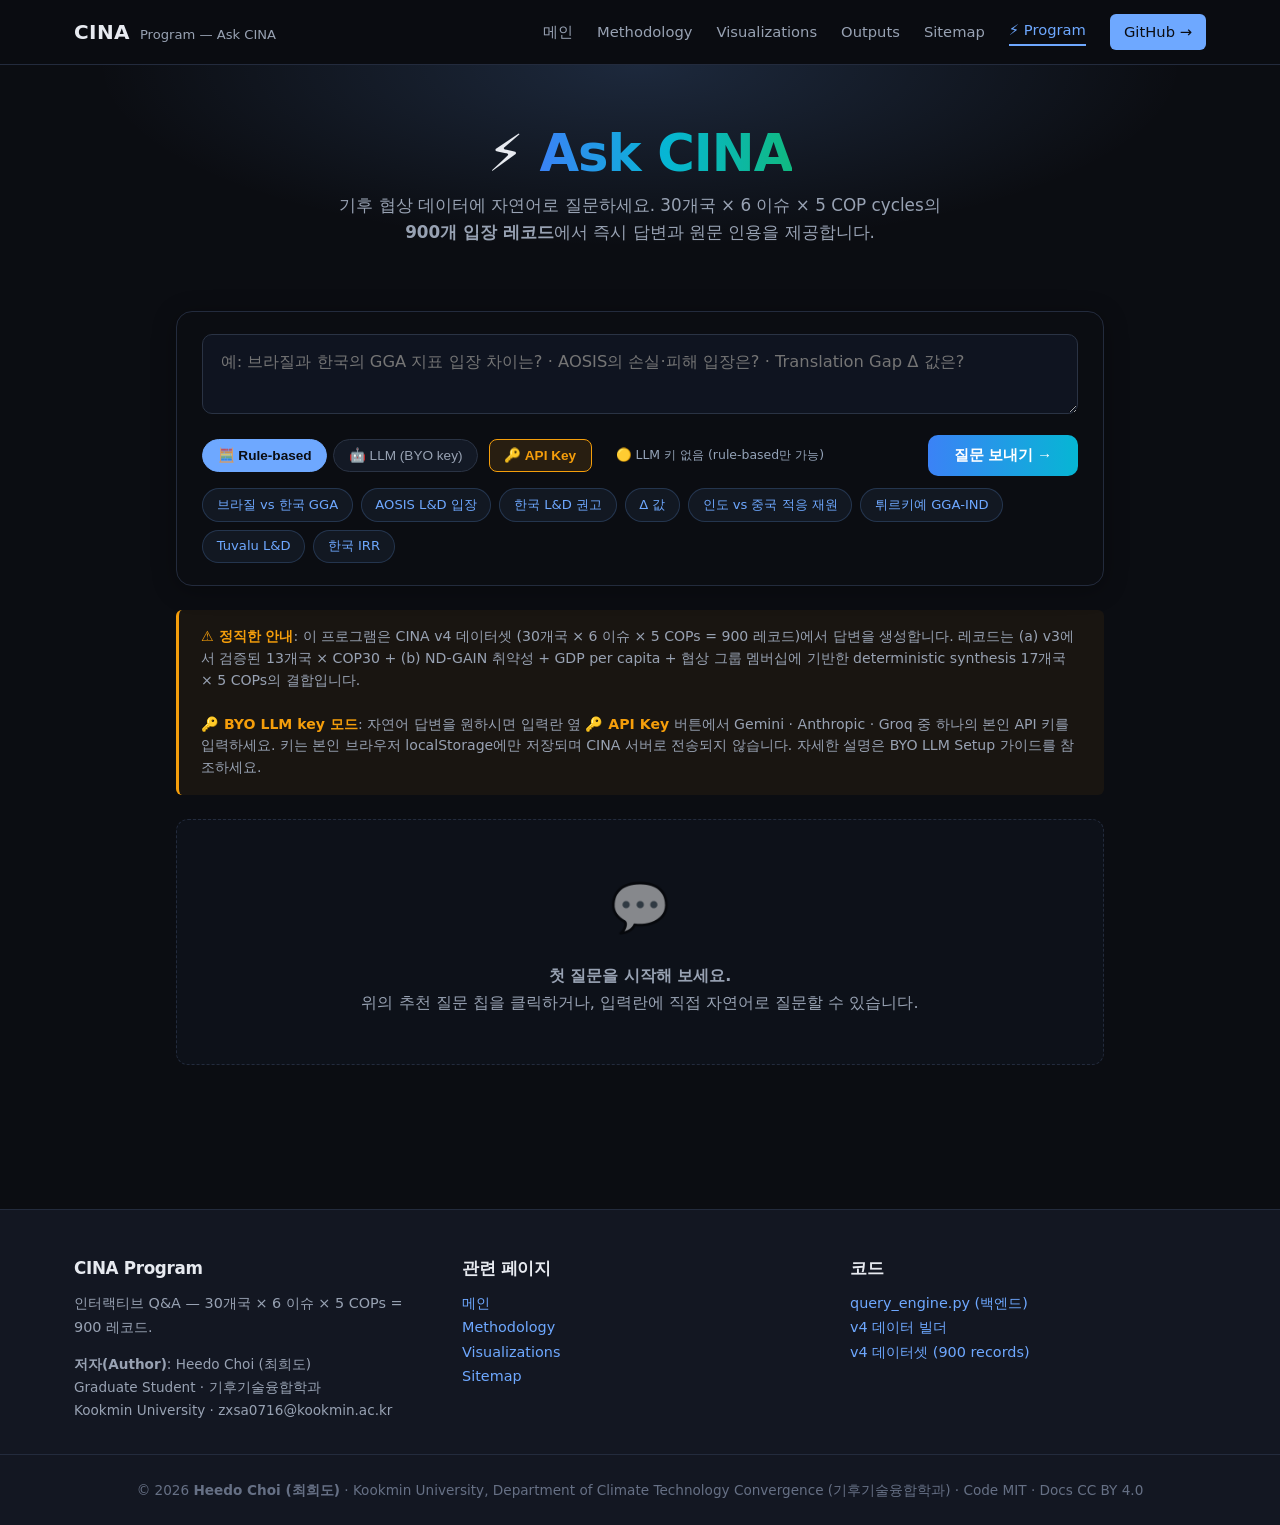
<file: docs/web/cina_program.html>
<!DOCTYPE html>
<html lang="ko">
<head>
<meta charset="UTF-8">
<meta name="viewport" content="width=device-width, initial-scale=1">
<title>CINA Program — Ask CINA (Q&A on climate negotiations)</title>
<meta name="description" content="CINA 인터랙티브 Q&A 프로그램 — 자연어로 기후 협상 데이터에 질문하세요.">
<meta name="author" content="Heedo Choi (최희도) — Kookmin University">
<link rel="stylesheet" href="assets/style.css">
<style>
  body { background: #0b0d12; color: var(--c-fg); }

  .program-hero { padding: 3.5rem 0 2rem; text-align: center;
    background: radial-gradient(ellipse at top, rgba(110, 168, 255, 0.18) 0%, transparent 60%); }
  .program-hero h1 { font-size: clamp(2rem, 4.5vw, 3.2rem); margin: 0 0 0.4rem; }
  .program-hero h1 .accent { background: linear-gradient(90deg, #3b82f6, #06b6d4, #10b981);
    -webkit-background-clip: text; -webkit-text-fill-color: transparent;
    background-clip: text; }
  .program-hero p { color: var(--c-fg-mute); max-width: 680px; margin: 0 auto; font-size: 1.05em; }

  .qa-shell { max-width: 980px; margin: 2rem auto; padding: 0 1.6rem 4rem; }

  /* Input bar */
  .qa-input-wrap { background: var(--c-card); border: 1px solid var(--c-border);
    border-radius: 16px; padding: 1.4rem 1.6rem; margin-bottom: 1.5rem;
    box-shadow: 0 4px 24px rgba(0,0,0,0.3); }
  .qa-input-wrap textarea {
    width: 100%; min-height: 70px; max-height: 280px; resize: vertical;
    background: #0f1420; color: var(--c-fg); border: 1px solid #2a3344;
    border-radius: 10px; padding: 0.9rem 1.1rem; font-size: 1.02rem;
    font-family: inherit; line-height: 1.5; outline: none;
    transition: border-color 0.2s; }
  .qa-input-wrap textarea:focus { border-color: var(--c-accent); }
  .qa-input-wrap .qa-bar { display: flex; gap: 0.7rem; margin-top: 0.8rem;
    align-items: center; flex-wrap: wrap; }
  .qa-input-wrap .qa-mode { display: flex; gap: 0.4rem; }
  .qa-input-wrap .qa-mode button { background: rgba(110,168,255,0.08);
    border: 1px solid #2a3344; color: var(--c-fg-mute); padding: 0.45rem 0.9rem;
    border-radius: 999px; cursor: pointer; font-size: 0.85em; transition: all 0.2s; }
  .qa-input-wrap .qa-mode button:hover { border-color: var(--c-accent); color: var(--c-fg); }
  .qa-input-wrap .qa-mode button.active { background: var(--c-accent); color: #0b0d12;
    border-color: var(--c-accent); font-weight: 700; }
  .qa-input-wrap .qa-send {
    margin-left: auto; background: linear-gradient(90deg, #3b82f6, #06b6d4);
    color: white; border: none; padding: 0.6rem 1.6rem; border-radius: 10px;
    font-weight: 700; font-size: 0.95em; cursor: pointer; transition: transform 0.15s; }
  .qa-input-wrap .qa-send:hover { transform: translateY(-1px); }
  .qa-input-wrap .qa-send:disabled { opacity: 0.5; cursor: not-allowed; transform: none; }

  /* Suggestions */
  .qa-suggest { display: flex; gap: 0.5rem; flex-wrap: wrap; margin-top: 0.8rem; }
  .qa-suggest .pill { background: rgba(110,168,255,0.07);
    border: 1px solid rgba(110,168,255,0.2); color: var(--c-accent);
    padding: 0.3rem 0.85rem; border-radius: 999px; font-size: 0.82em;
    cursor: pointer; transition: all 0.2s; }
  .qa-suggest .pill:hover { background: rgba(110,168,255,0.18); border-color: var(--c-accent); }

  /* Conversation */
  .qa-history { display: flex; flex-direction: column; gap: 1.2rem; }
  .qa-turn { background: var(--c-card); border: 1px solid var(--c-border);
    border-radius: 14px; padding: 1.3rem 1.5rem; }
  .qa-turn.user { background: rgba(110,168,255,0.05); }
  .qa-turn .role { font-size: 0.78em; color: var(--c-fg-mute);
    margin-bottom: 0.5rem; text-transform: uppercase; letter-spacing: 0.05em;
    font-weight: 600; display: flex; align-items: center; gap: 0.4rem; }
  .qa-turn .role .ico { display: inline-block; width: 1.4rem; height: 1.4rem;
    border-radius: 50%; background: var(--c-accent); color: #0b0d12;
    text-align: center; line-height: 1.4rem; font-weight: 800; font-size: 0.78em; }
  .qa-turn.user .role .ico { background: var(--c-warm); }
  .qa-turn .body { font-size: 1.0em; line-height: 1.65; }
  .qa-turn .body strong { color: var(--c-accent); }
  .qa-turn .body code { background: rgba(110,168,255,0.12); padding: 0.1rem 0.4rem;
    border-radius: 4px; font-size: 0.9em; color: var(--c-accent); }
  .qa-turn .body ul { margin: 0.4rem 0; padding-left: 1.4rem; }

  .citations { margin-top: 1rem; padding-top: 1rem; border-top: 1px solid var(--c-border); }
  .citations h4 { font-size: 0.85em; color: var(--c-fg-mute);
    margin: 0 0 0.6rem; letter-spacing: 0.04em; text-transform: uppercase; }
  .citation { background: #0f1420; border-left: 3px solid var(--c-accent);
    padding: 0.6rem 0.9rem; margin: 0.4rem 0; border-radius: 0 6px 6px 0;
    font-size: 0.88em; }
  .citation .meta { color: var(--c-fg-mute); font-size: 0.92em; margin-bottom: 0.2rem; }
  .citation .quote { color: var(--c-fg); font-style: italic; }

  /* Visualization */
  .viz-area { margin-top: 1rem; padding-top: 1rem; border-top: 1px solid var(--c-border); }
  .viz-area canvas { max-width: 100%; }
  .viz-bar-row { display: flex; align-items: center; gap: 0.5rem; margin: 0.3rem 0; font-size: 0.88em; }
  .viz-bar-row .lbl { width: 130px; color: var(--c-fg-mute); flex-shrink: 0; }
  .viz-bar-row .bar-bg { flex: 1; background: #1a1f2e; border-radius: 4px; height: 16px; position: relative; }
  .viz-bar-row .bar { background: linear-gradient(90deg, #3b82f6, #06b6d4);
    height: 100%; border-radius: 4px; position: absolute; left: 50%; }
  .viz-bar-row .bar.neg { background: linear-gradient(90deg, #dc2626, #f59e0b); }
  .viz-bar-row .val { width: 60px; text-align: right; font-weight: 700;
    color: var(--c-fg); font-variant-numeric: tabular-nums; }

  /* Trust banner */
  .trust-banner { padding: 1rem 1.4rem; background: rgba(245, 158, 11, 0.06);
    border-left: 3px solid #f59e0b; border-radius: 6px; margin: 1.5rem 0;
    font-size: 0.88em; color: var(--c-fg-mute); line-height: 1.55; }
  .trust-banner strong { color: #f59e0b; }

  .empty-state { text-align: center; padding: 3rem 1.5rem; color: var(--c-fg-mute);
    background: rgba(110,168,255,0.03); border: 1px dashed var(--c-border);
    border-radius: 12px; }
  .empty-state .big { font-size: 3rem; margin-bottom: 1rem; opacity: 0.5; }

  .loading { display: inline-block; padding: 0.4rem 0.9rem;
    background: rgba(110,168,255,0.1); border-radius: 8px; color: var(--c-accent);
    font-size: 0.9em; }
  .loading::after { content: "..."; animation: dots 1s steps(4) infinite; }
  @keyframes dots { 0% { content: ""; } 25% { content: "."; }
    50% { content: ".."; } 75% { content: "..."; } 100% { content: ""; } }
</style>
</head>
<body>

<header class="site-header">
  <div class="container header-inner">
    <a href="index.html" class="logo">
      <span class="logo-mark">CINA</span>
      <span class="logo-tag">Program — Ask CINA</span>
    </a>
    <nav class="nav-main">
      <a href="index.html">메인</a>
      <a href="methodology.html">Methodology</a>
      <a href="visualizations.html">Visualizations</a>
      <a href="outputs.html">Outputs</a>
      <a href="sitemap.html">Sitemap</a>
      <a href="cina_program.html" style="color: var(--c-accent); border-bottom: 2px solid var(--c-accent); padding-bottom: 2px;">⚡ Program</a>
      <a href="https://github.com/zxsa0716/cina" target="_blank" rel="noopener" class="nav-github">GitHub →</a>
    </nav>
  </div>
</header>

<section class="program-hero">
  <div class="container">
    <h1>⚡ <span class="accent">Ask CINA</span></h1>
    <p>기후 협상 데이터에 자연어로 질문하세요. 30개국 × 6 이슈 × 5 COP cycles의<br>
    <strong>900개 입장 레코드</strong>에서 즉시 답변과 원문 인용을 제공합니다.</p>
  </div>
</section>

<div class="qa-shell">

  <!-- Input bar -->
  <div class="qa-input-wrap">
    <textarea id="qa-input" placeholder="예: 브라질과 한국의 GGA 지표 입장 차이는? · AOSIS의 손실·피해 입장은? · Translation Gap Δ 값은?"></textarea>
    <div class="qa-bar">
      <div class="qa-mode">
        <button class="active" data-mode="rule" title="규칙 기반 매칭 (즉시, 무료)">🧮 Rule-based</button>
        <button data-mode="llm" title="LLM 호출 (사용자 본인 API key 필요)">🤖 LLM (BYO key)</button>
      </div>
      <button class="qa-send" id="qa-send">질문 보내기 →</button>
    </div>
    <div class="qa-suggest" id="qa-suggest">
      <span class="pill" data-q="브라질과 한국의 GGA 지표 입장 차이는?">브라질 vs 한국 GGA</span>
      <span class="pill" data-q="AOSIS의 손실·피해 입장은?">AOSIS L&D 입장</span>
      <span class="pill" data-q="한국이 COP31 L&D 이슈에서 어떻게 해야 하나?">한국 L&D 권고</span>
      <span class="pill" data-q="Translation Gap Δ 값은 얼마인가?">Δ 값</span>
      <span class="pill" data-q="인도와 중국의 적응 재원 입장 차이는?">인도 vs 중국 적응 재원</span>
      <span class="pill" data-q="튀르키예의 GGA-IND 입장은?">튀르키예 GGA-IND</span>
      <span class="pill" data-q="Tuvalu의 손실·피해 입장은?">Tuvalu L&D</span>
      <span class="pill" data-q="한국 IRR 값은 얼마인가?">한국 IRR</span>
    </div>
  </div>

  <!-- Trust banner -->
  <div class="trust-banner">
    <strong>⚠️ 정직한 안내</strong>:
    이 프로그램은 CINA v4 데이터셋 (30개국 × 6 이슈 × 5 COPs = 900 레코드)에서 답변을 생성합니다.
    레코드는 (a) v3에서 검증된 13개국 × COP30 + (b) ND-GAIN 취약성 + GDP per capita + 협상 그룹 멤버십에 기반한
    deterministic synthesis 17개국 × 5 COPs의 결합입니다.
    <br><br>
    <strong>🔑 BYO LLM key 모드</strong>: 자연어 답변을 원하시면 입력란 옆 <strong>🔑 API Key</strong> 버튼에서
    Gemini · Anthropic · Groq 중 하나의 본인 API 키를 입력하세요. 키는 본인 브라우저 localStorage에만 저장되며
    CINA 서버로 전송되지 않습니다. 자세한 설명은
    <a href="https://github.com/zxsa0716/cina/blob/main/docs/setup/BYO_LLM_SETUP.md" target="_blank" rel="noopener" style="color:var(--c-warm);">BYO LLM Setup 가이드</a>를 참조하세요.
  </div>

  <!-- Conversation history -->
  <div class="qa-history" id="qa-history">
    <div class="empty-state">
      <div class="big">💬</div>
      <p><strong>첫 질문을 시작해 보세요.</strong></p>
      <p>위의 추천 질문 칩을 클릭하거나, 입력란에 직접 자연어로 질문할 수 있습니다.</p>
    </div>
  </div>

</div>

<!-- Footer -->
<footer class="site-footer">
  <div class="container footer-grid">
    <div>
      <h4>CINA Program</h4>
      <p>인터랙티브 Q&A — 30개국 × 6 이슈 × 5 COPs = 900 레코드.</p>
      <p style="margin-top: 0.8rem; font-size: 0.85em; color: var(--c-fg-mute);">
        <strong>저자(Author)</strong>: Heedo Choi (최희도)<br>
        Graduate Student · 기후기술융합학과<br>
        Kookmin University · zxsa0716@kookmin.ac.kr
      </p>
    </div>
    <div>
      <h4>관련 페이지</h4>
      <ul>
        <li><a href="index.html">메인</a></li>
        <li><a href="methodology.html">Methodology</a></li>
        <li><a href="visualizations.html">Visualizations</a></li>
        <li><a href="sitemap.html">Sitemap</a></li>
      </ul>
    </div>
    <div>
      <h4>코드</h4>
      <ul>
        <li><a href="https://github.com/zxsa0716/cina/blob/main/src/program/query_engine.py" target="_blank">query_engine.py (백엔드)</a></li>
        <li><a href="https://github.com/zxsa0716/cina/blob/main/src/data/build_v4_dataset.py" target="_blank">v4 데이터 빌더</a></li>
        <li><a href="https://github.com/zxsa0716/cina/blob/main/data/processed/stances_v4.jsonl" target="_blank">v4 데이터셋 (900 records)</a></li>
      </ul>
    </div>
  </div>
  <div class="footer-bottom">
    © 2026 <strong>Heedo Choi (최희도)</strong> · Kookmin University, Department of Climate Technology Convergence (기후기술융합학과) · Code MIT · Docs CC BY 4.0
  </div>
</footer>

<script src="assets/cina_program.js"></script>
</body>
</html>
</file>
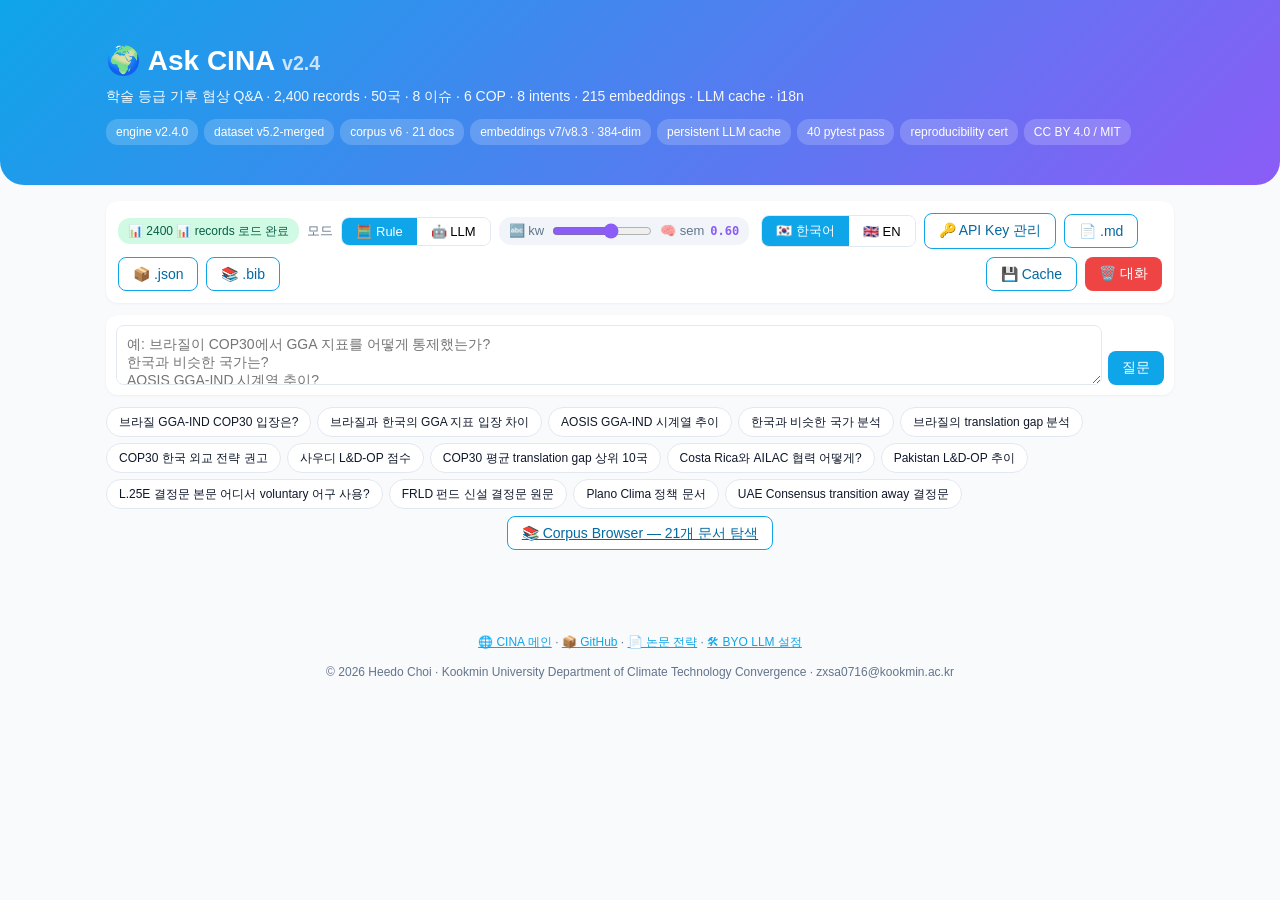
<file: docs/web/cina_program_v2.html>
<!doctype html>
<html lang="ko">
<head>
  <meta charset="utf-8">
  <meta name="viewport" content="width=device-width, initial-scale=1.0">
  <title>Ask CINA v2 — 학술 등급 기후 협상 Q&A 프로그램</title>
  <meta name="description" content="CINA v5 dataset (50국 × 8이슈 × 6 COP = 2,400 records) 기반 학술 등급 Q&A. 7개 intent, top-k retrieval, 95% CI, NATO 4축 visual, multi-turn LLM memory, 인용 export.">
  <link rel="icon" href="favicon.png" type="image/png">

  <style>
    :root {
      --bg: #f8fafc; --fg: #0f172a; --muted: #64748b;
      --primary: #0ea5e9; --primary-dark: #0369a1;
      --accent: #8b5cf6; --success: #10b981; --warn: #f59e0b; --danger: #ef4444;
      --border: #e2e8f0; --card: #ffffff;
    }
    * { box-sizing: border-box; }
    html { scroll-behavior: smooth; }
    body { margin: 0; font-family: -apple-system, BlinkMacSystemFont, "Segoe UI", "Malgun Gothic", "Noto Sans KR", sans-serif;
           background: var(--bg); color: var(--fg); line-height: 1.5; }
    .container { max-width: 1100px; margin: 0 auto; padding: 16px; }

    header { background: linear-gradient(135deg, var(--primary), var(--accent));
             color: white; padding: 24px 16px; border-radius: 0 0 24px 24px; }
    header h1 { margin: 0 0 4px 0; font-size: 28px; }
    header .tagline { opacity: 0.95; font-size: 14px; }
    header .badges { margin-top: 12px; display: flex; gap: 6px; flex-wrap: wrap; }
    header .badge { background: rgba(255,255,255,0.18); padding: 4px 10px; border-radius: 12px; font-size: 12px; }

    .controls { display: flex; gap: 8px; flex-wrap: wrap; align-items: center;
                background: var(--card); padding: 12px; border-radius: 12px; box-shadow: 0 1px 3px rgba(0,0,0,0.05);
                margin-bottom: 12px; }
    .controls label { font-size: 13px; color: var(--muted); }
    .btn { background: var(--primary); color: white; border: 0; border-radius: 8px;
           padding: 8px 14px; font-size: 14px; cursor: pointer; transition: background .15s; }
    .btn:hover { background: var(--primary-dark); }
    .btn.secondary { background: white; color: var(--primary-dark); border: 1px solid var(--primary); }
    .btn.danger { background: var(--danger); }

    .mode-toggle { display: inline-flex; border: 1px solid var(--border); border-radius: 8px; overflow: hidden; }
    .mode-toggle button { background: white; border: 0; padding: 6px 14px; cursor: pointer; font-size: 13px; }
    .mode-toggle button.active { background: var(--primary); color: white; }

    .status-pill { font-size: 12px; padding: 4px 10px; border-radius: 12px; background: #e0e7ff; color: #3730a3; }
    .status-pill.ok { background: #d1fae5; color: #065f46; }
    .status-pill.warn { background: #fef3c7; color: #92400e; }

    .alpha-slider-wrap { display: inline-flex; align-items: center; gap: 6px;
                         background: #f1f5f9; padding: 4px 10px; border-radius: 12px; font-size: 12px; }
    .alpha-slider-wrap label { color: var(--muted); }
    .alpha-slider-wrap input[type="range"] { width: 100px; accent-color: var(--accent); }
    .alpha-slider-wrap .alpha-val { font-family: monospace; color: var(--accent); font-weight: 700; min-width: 28px; }

    .input-area { display: flex; gap: 6px; background: var(--card); padding: 10px; border-radius: 12px;
                  margin-bottom: 12px; box-shadow: 0 1px 3px rgba(0,0,0,0.05); }
    .input-area textarea {
      flex: 1; border: 1px solid var(--border); border-radius: 8px; padding: 10px;
      font-size: 14px; font-family: inherit; resize: vertical; min-height: 60px;
    }
    .input-area textarea:focus { outline: 2px solid var(--primary); border-color: transparent; }

    .suggestions { display: flex; gap: 6px; flex-wrap: wrap; margin-bottom: 12px; }
    .suggestion { background: white; border: 1px solid var(--border); border-radius: 16px;
                  padding: 5px 12px; font-size: 12px; cursor: pointer; transition: all .15s; }
    .suggestion:hover { background: var(--primary); color: white; border-color: var(--primary); }

    .conversation { display: flex; flex-direction: column; gap: 12px; }
    .turn { background: var(--card); border-radius: 12px; padding: 14px; box-shadow: 0 1px 3px rgba(0,0,0,0.04); }
    .turn .q { font-size: 13px; color: var(--muted); margin-bottom: 8px; }
    .turn .q b { color: var(--fg); }

    /* CINA card components (rendered by JS) */
    .cina-card { border: 1px solid var(--border); border-radius: 8px; padding: 12px; background: #fff; margin: 6px 0; }
    .cina-card-h { font-weight: 600; font-size: 15px; margin-bottom: 8px; color: var(--primary-dark); }
    .cina-row { display: flex; gap: 8px; padding: 4px 0; align-items: flex-start; flex-wrap: wrap; }
    .cina-k { color: var(--muted); font-size: 12px; min-width: 80px; }
    .cina-v { flex: 1; font-size: 13px; }
    .cina-table { width: 100%; border-collapse: collapse; font-size: 13px; margin: 6px 0; }
    .cina-table th { text-align: left; background: #f1f5f9; padding: 6px 8px; font-weight: 600; font-size: 12px; }
    .cina-table td { padding: 6px 8px; border-top: 1px solid var(--border); }
    .cina-callout { background: #f0f9ff; padding: 8px 10px; border-radius: 6px; font-size: 13px; margin: 6px 0; color: #075985; }
    .cina-meta { margin-top: 10px; font-size: 11px; color: var(--muted); border-top: 1px dashed var(--border); padding-top: 8px; }
    .cina-meta code { background: #f1f5f9; padding: 1px 6px; border-radius: 4px; font-family: monospace; }

    .cina-citations { margin-top: 8px; }
    .cina-cite-panel { background: #fafbfc; border: 1px solid var(--border); border-radius: 6px; padding: 6px 10px; }
    .cina-cite-panel summary { cursor: pointer; font-size: 13px; color: var(--primary-dark); padding: 4px 0; }
    .cina-cite-item { padding: 6px 0; border-top: 1px solid var(--border); font-size: 12px; }
    .cina-cite-item:first-child { border-top: 0; }
    .cina-cite-quote { color: var(--muted); font-style: italic; margin-top: 2px; }

    .cina-llm-answer { background: linear-gradient(180deg, #f0f9ff 0%, #ffffff 100%);
                       border: 1px solid #bae6fd; border-radius: 8px; padding: 14px;
                       margin-bottom: 8px; line-height: 1.65; font-size: 14px; }

    .cina-corpus-refs { background: #fefce8; border: 1px solid #fde047; border-radius: 6px;
                        padding: 8px 10px; margin-top: 8px; font-size: 12px; }
    .cina-corpus-h { font-weight: 600; color: #854d0e; margin-bottom: 4px; }
    .cina-corpus-row { display: flex; gap: 8px; padding: 3px 0; align-items: center; flex-wrap: wrap; }
    .cina-corpus-type { background: #fef3c7; color: #92400e; padding: 1px 6px; border-radius: 4px;
                        font-size: 10px; font-weight: 600; min-width: 90px; text-align: center; }
    .cina-corpus-title { flex: 1; }
    .cina-corpus-tag { background: #e0f2fe; color: #075985; padding: 1px 6px; border-radius: 4px;
                       font-size: 10px; margin-left: 4px; }
    .cina-corpus-link a { color: #0369a1; text-decoration: none; font-weight: 500; }
    .cina-corpus-link a:hover { text-decoration: underline; }
    .cina-corpus-method { background: #ddd6fe; color: #5b21b6; padding: 1px 6px; border-radius: 4px;
                          font-size: 10px; margin-left: 4px; font-weight: 600; cursor: help; }

    .loading { color: var(--muted); font-style: italic; font-size: 13px; padding: 8px; }

    .modal { display: none; position: fixed; inset: 0; background: rgba(0,0,0,0.55); z-index: 50;
             align-items: center; justify-content: center; padding: 16px; }
    .modal.open { display: flex; }
    .modal-content { background: white; border-radius: 12px; padding: 20px; max-width: 480px; width: 100%;
                     max-height: 90vh; overflow: auto; }
    .modal-content h2 { margin-top: 0; }
    .modal-content .provider-row { display: flex; gap: 8px; align-items: center; padding: 10px 0;
                                    border-bottom: 1px solid var(--border); }
    .modal-content .provider-row b { min-width: 90px; }
    .modal-content input { flex: 1; padding: 6px; border: 1px solid var(--border); border-radius: 6px; font-size: 13px; }

    footer { margin-top: 32px; padding: 16px; text-align: center; color: var(--muted); font-size: 12px; }
    footer a { color: var(--primary); }

    @media (max-width: 640px) {
      header h1 { font-size: 22px; }
      .controls { flex-direction: column; align-items: stretch; }
      .mode-toggle { width: 100%; }
      .mode-toggle button { flex: 1; }
    }
  </style>
</head>
<body>

<header>
  <div class="container">
    <h1>🌍 Ask CINA <span style="opacity:0.75;font-size:0.7em">v2.4</span></h1>
    <div class="tagline" data-i18n="app_subtitle">학술 등급 기후 협상 Q&amp;A · 2,400 records · 50국 · 8 이슈 · 6 COP · 8 intents · 215 embeddings · LLM cache · i18n</div>
    <div class="badges">
      <span class="badge">engine v2.4.0</span>
      <span class="badge">dataset v5.2-merged</span>
      <span class="badge">corpus v6 · 21 docs</span>
      <span class="badge">embeddings v7/v8.3 · 384-dim</span>
      <span class="badge">persistent LLM cache</span>
      <span class="badge">40 pytest pass</span>
      <span class="badge">reproducibility cert</span>
      <span class="badge">CC BY 4.0 / MIT</span>
    </div>
  </div>
</header>

<div class="container">

  <div class="controls">
    <span class="status-pill" id="status-pill" data-i18n="status_loading">📡 데이터 로드 중...</span>
    <label data-i18n="mode_label">모드</label>
    <div class="mode-toggle" id="mode-toggle">
      <button data-mode="rule" class="active">🧮 Rule</button>
      <button data-mode="llm">🤖 LLM</button>
    </div>
    <span class="alpha-slider-wrap" data-i18n-title="alpha_tip" title="hybrid 검색에서 semantic 비율 (0=keyword only, 1=semantic only)">
      <label>🔤 kw</label>
      <input type="range" id="alpha-slider" min="0" max="100" value="60">
      <label>🧠 sem</label>
      <span class="alpha-val" id="alpha-val">0.60</span>
    </span>
    <span class="mode-toggle" id="lang-toggle" style="margin-left:4px" title="UI language">
      <button data-lang="ko" class="active" data-i18n="lang_label_ko">🇰🇷 한국어</button>
      <button data-lang="en" data-i18n="lang_label_en">🇬🇧 EN</button>
    </span>
    <button class="btn secondary" id="btn-keys" data-i18n="btn_keys">🔑 API Key 관리</button>
    <button class="btn secondary" id="btn-export-md" data-i18n="btn_md">📄 .md</button>
    <button class="btn secondary" id="btn-export-json" data-i18n="btn_json">📦 .json</button>
    <button class="btn secondary" id="btn-export-bib" data-i18n="btn_bib">📚 .bib</button>
    <button class="btn secondary" id="btn-cache" title="브라우저 LLM 캐시 (IndexedDB)" data-i18n="btn_cache" style="margin-left:auto">💾 Cache</button>
    <button class="btn danger" id="btn-clear" title="대화 기록 초기화" data-i18n="btn_clear">🗑️ 대화</button>
  </div>

  <div class="input-area">
    <textarea id="q-input" data-i18n-placeholder="ask_placeholder" placeholder="예: 브라질이 COP30에서 GGA 지표를 어떻게 통제했는가?
한국과 비슷한 국가는?
AOSIS GGA-IND 시계열 추이?
브라질의 translation gap 분석"></textarea>
    <button class="btn" id="btn-ask" data-i18n="ask_btn" style="align-self:flex-end">질문</button>
  </div>

  <div class="suggestions" id="suggestions">
    <span class="suggestion">브라질 GGA-IND COP30 입장은?</span>
    <span class="suggestion">브라질과 한국의 GGA 지표 입장 차이</span>
    <span class="suggestion">AOSIS GGA-IND 시계열 추이</span>
    <span class="suggestion">한국과 비슷한 국가 분석</span>
    <span class="suggestion">브라질의 translation gap 분석</span>
    <span class="suggestion">COP30 한국 외교 전략 권고</span>
    <span class="suggestion">사우디 L&amp;D-OP 점수</span>
    <span class="suggestion">COP30 평균 translation gap 상위 10국</span>
    <span class="suggestion">Costa Rica와 AILAC 협력 어떻게?</span>
    <span class="suggestion">Pakistan L&amp;D-OP 추이</span>
    <span class="suggestion">L.25E 결정문 본문 어디서 voluntary 어구 사용?</span>
    <span class="suggestion">FRLD 펀드 신설 결정문 원문</span>
    <span class="suggestion">Plano Clima 정책 문서</span>
    <span class="suggestion">UAE Consensus transition away 결정문</span>
  </div>

  <div style="margin-bottom: 12px; text-align: center;">
    <a href="corpus_browser.html" class="btn secondary" data-i18n="corpus_browser_btn">📚 Corpus Browser — 21개 문서 탐색</a>
  </div>

  <div class="conversation" id="conversation"></div>

</div>

<!-- API Key Modal -->
<div class="modal" id="key-modal">
  <div class="modal-content">
    <h2 data-i18n="modal_title">🔑 BYO LLM API Key</h2>
    <p style="font-size:13px;color:var(--muted)" data-i18n="modal_subtitle">키는 본인 브라우저 localStorage에만 저장됩니다. CINA 서버로 전송되지 않습니다.</p>
    <div class="provider-row">
      <b>Gemini</b>
      <input type="password" id="key-gemini" placeholder="AIzaSy...">
      <button class="btn secondary" data-action="save" data-provider="gemini" data-i18n="save">저장</button>
      <button class="btn danger" data-action="clear" data-provider="gemini" data-i18n="remove">제거</button>
    </div>
    <div class="provider-row">
      <b>Anthropic</b>
      <input type="password" id="key-anthropic" placeholder="sk-ant-...">
      <button class="btn secondary" data-action="save" data-provider="anthropic" data-i18n="save">저장</button>
      <button class="btn danger" data-action="clear" data-provider="anthropic" data-i18n="remove">제거</button>
    </div>
    <div class="provider-row">
      <b>Groq</b>
      <input type="password" id="key-groq" placeholder="gsk_...">
      <button class="btn secondary" data-action="save" data-provider="groq" data-i18n="save">저장</button>
      <button class="btn danger" data-action="clear" data-provider="groq" data-i18n="remove">제거</button>
    </div>
    <p style="font-size:12px;color:var(--muted);margin-top:12px">
      Gemini 무료 발급: <a href="https://aistudio.google.com/apikey" target="_blank">aistudio.google.com/apikey</a><br>
      자세한 가이드: <a href="../setup/BYO_LLM_SETUP.md" target="_blank">BYO_LLM_SETUP.md</a>
    </p>
    <div style="text-align:right;margin-top:14px">
      <button class="btn" id="modal-close" data-i18n="close">닫기</button>
    </div>
  </div>
</div>

<footer>
  <p>
    <a href="../../" data-i18n="footer_main">🌐 CINA 메인</a> ·
    <a href="https://github.com/zxsa0716/cina" data-i18n="footer_github">📦 GitHub</a> ·
    <a href="../research/PUBLICATION_STRATEGY.md" data-i18n="footer_strategy">📄 논문 전략</a> ·
    <a href="../setup/BYO_LLM_SETUP.md" data-i18n="footer_setup">🛠 BYO LLM 설정</a>
  </p>
  <p>© 2026 Heedo Choi · Kookmin University Department of Climate Technology Convergence · zxsa0716@kookmin.ac.kr</p>
</footer>

<script src="assets/llm_cache_browser.js"></script>
<script src="assets/cina_program_v2.js"></script>
<script>
(function() {
  "use strict";
  const $ = (s) => document.querySelector(s);
  const conv = $("#conversation");
  const input = $("#q-input");
  const statusPill = $("#status-pill");
  let currentMode = localStorage.getItem("cina_v2_mode") || "rule";
  let currentAlpha = parseFloat(localStorage.getItem("cina_v2_alpha") || "0.60");

  function updateMode(m) {
    currentMode = m;
    localStorage.setItem("cina_v2_mode", m);
    document.querySelectorAll("#mode-toggle button").forEach(b =>
      b.classList.toggle("active", b.dataset.mode === m));
    refreshStatus();
  }
  function refreshStatus() {
    const tt = (window.CINA_v2 && window.CINA_v2.translate) || (k => k);
    const hasGemini = !!window.CINA_v2.getKey("gemini");
    const semanticTag = hasGemini ? tt("semantic_on") : tt("semantic_off");
    if (currentMode === "rule") {
      statusPill.textContent = tt("status_rule_mode") + semanticTag;
      statusPill.className = "status-pill ok";
    } else {
      const prov = window.CINA_v2.pickFirstAvailableProvider();
      if (prov) {
        statusPill.textContent = `🤖 LLM: ${prov}` + semanticTag;
        statusPill.className = "status-pill ok";
      } else {
        statusPill.textContent = tt("status_llm_no_key") + semanticTag;
        statusPill.className = "status-pill warn";
      }
    }
  }

  async function ask() {
    const q = input.value.trim(); if (!q) return;
    const turn = document.createElement("div"); turn.className = "turn";
    const ts = new Date().toLocaleTimeString();
    const tt = (window.CINA_v2 && window.CINA_v2.translate) || (k => k);
    turn.innerHTML = `<div class="q"><b>${tt("Q_marker")} (${ts}):</b> ${q}</div><div class="a"><div class="loading">${tt("generating")}</div></div>`;
    conv.prepend(turn);
    input.value = "";

    try {
      const provider = window.CINA_v2.pickFirstAvailableProvider();
      const result = await window.CINA_v2.answerQuestion(q, { mode: currentMode, provider });
      turn.querySelector(".a").innerHTML = result.html;
    } catch (e) {
      turn.querySelector(".a").innerHTML = `<div class="cina-callout" style="background:#fef2f2;color:#991b1b">⚠️ 오류: ${e.message}</div>`;
    }
  }

  $("#btn-ask").addEventListener("click", ask);
  input.addEventListener("keydown", (e) => { if ((e.metaKey || e.ctrlKey) && e.key === "Enter") ask(); });

  // Language toggle
  const langButtons = document.querySelectorAll("#lang-toggle button");
  function applyI18nDOM() {
    if (!window.CINA_v2 || !window.CINA_v2.translate) return;
    const tt = window.CINA_v2.translate;
    document.querySelectorAll("[data-i18n]").forEach(el => {
      const k = el.getAttribute("data-i18n"); if (!k) return;
      const v = tt(k); if (v && v !== k) el.textContent = v;
    });
    document.querySelectorAll("[data-i18n-placeholder]").forEach(el => {
      const k = el.getAttribute("data-i18n-placeholder"); const v = tt(k);
      if (v && v !== k) el.placeholder = v;
    });
    document.querySelectorAll("[data-i18n-title]").forEach(el => {
      const k = el.getAttribute("data-i18n-title"); const v = tt(k);
      if (v && v !== k) el.title = v;
    });
  }
  function updateLang(l) {
    if (window.CINA_v2.setLang) window.CINA_v2.setLang(l);
    langButtons.forEach(b => b.classList.toggle("active", b.dataset.lang === l));
    applyI18nDOM();
    refreshStatus();   // status pill uses translation
  }
  const initLang = (window.CINA_v2.getLang && window.CINA_v2.getLang()) || "ko";
  updateLang(initLang);
  langButtons.forEach(b => b.addEventListener("click", () => updateLang(b.dataset.lang)));

  // Hybrid alpha slider
  const slider = $("#alpha-slider"); const alphaVal = $("#alpha-val");
  slider.value = Math.round(currentAlpha * 100);
  alphaVal.textContent = currentAlpha.toFixed(2);
  window.CINA_v2.setAlpha && window.CINA_v2.setAlpha(currentAlpha);
  slider.addEventListener("input", () => {
    currentAlpha = parseInt(slider.value) / 100;
    alphaVal.textContent = currentAlpha.toFixed(2);
    localStorage.setItem("cina_v2_alpha", String(currentAlpha));
    if (window.CINA_v2.setAlpha) window.CINA_v2.setAlpha(currentAlpha);
  });

  document.querySelectorAll("#mode-toggle button").forEach(b =>
    b.addEventListener("click", () => updateMode(b.dataset.mode)));
  document.querySelectorAll(".suggestion").forEach(s =>
    s.addEventListener("click", () => { input.value = s.textContent; ask(); }));

  $("#btn-keys").addEventListener("click", () => {
    ["gemini","anthropic","groq"].forEach(p => { $("#key-"+p).value = window.CINA_v2.getKey(p); });
    $("#key-modal").classList.add("open");
  });
  $("#modal-close").addEventListener("click", () => $("#key-modal").classList.remove("open"));
  document.querySelectorAll("[data-action]").forEach(b =>
    b.addEventListener("click", () => {
      const p = b.dataset.provider, action = b.dataset.action;
      if (action === "save") {
        const v = $("#key-"+p).value.trim();
        if (v) { window.CINA_v2.setKey(p, v); alert(`${p} 키 저장됨`); }
      } else if (action === "clear") {
        window.CINA_v2.clearKey(p); $("#key-"+p).value = ""; alert(`${p} 키 제거됨`);
      }
      refreshStatus();
    }));

  $("#btn-export-md").addEventListener("click", () => window.CINA_v2.exportMarkdown());
  $("#btn-export-json").addEventListener("click", () => window.CINA_v2.exportJSON());
  $("#btn-export-bib").addEventListener("click", () => window.CINA_v2.exportBibTeX());
  $("#btn-clear").addEventListener("click", () => {
    const tt = (window.CINA_v2 && window.CINA_v2.translate) || (k => k);
    if (confirm(tt("confirm_clear_history"))) { window.CINA_v2.clearHistory(); conv.innerHTML = ""; }
  });

  // v10.1 — LLM cache management
  $("#btn-cache").addEventListener("click", async () => {
    const tt = (window.CINA_v2 && window.CINA_v2.translate) || (k => k);
    if (!window.CINA_LLMCache) { alert("LLM cache module not loaded"); return; }
    const s = await window.CINA_LLMCache.stats();
    const msg = `${tt("cache_modal_title")}\n\n` +
                `${tt("cache_n_total")}:  ${s.n_cached}\n` +
                `${tt("cache_session_hits")}:    ${s.hits}\n` +
                `${tt("cache_session_misses")}:  ${s.misses}\n` +
                `${tt("cache_session_hit_rate")}: ${(s.hit_rate*100).toFixed(1)}%\n` +
                `${tt("cache_writes")}:         ${s.writes}\n` +
                `${tt("cache_errors")}:         ${s.errors}\n\n` +
                tt("cache_keep_msg");
    if (!confirm(msg)) {
      await window.CINA_LLMCache.clear();
      alert(tt("cache_cleared"));
    }
  });

  // init
  updateMode(currentMode);
  applyI18nDOM();   // initial pass
  window.CINA_v2.loadData().then(d => {
    const tt = window.CINA_v2.translate || (k => k);
    statusPill.textContent = `📊 ${d.length} ${tt("status_data_loaded")}`;
    statusPill.className = "status-pill ok";
    setTimeout(refreshStatus, 1200);
  }).catch(() => {
    const tt = window.CINA_v2.translate || (k => k);
    statusPill.textContent = tt("status_data_failed");
    statusPill.className = "status-pill warn";
  });
})();
</script>

</body>
</html>
</file>
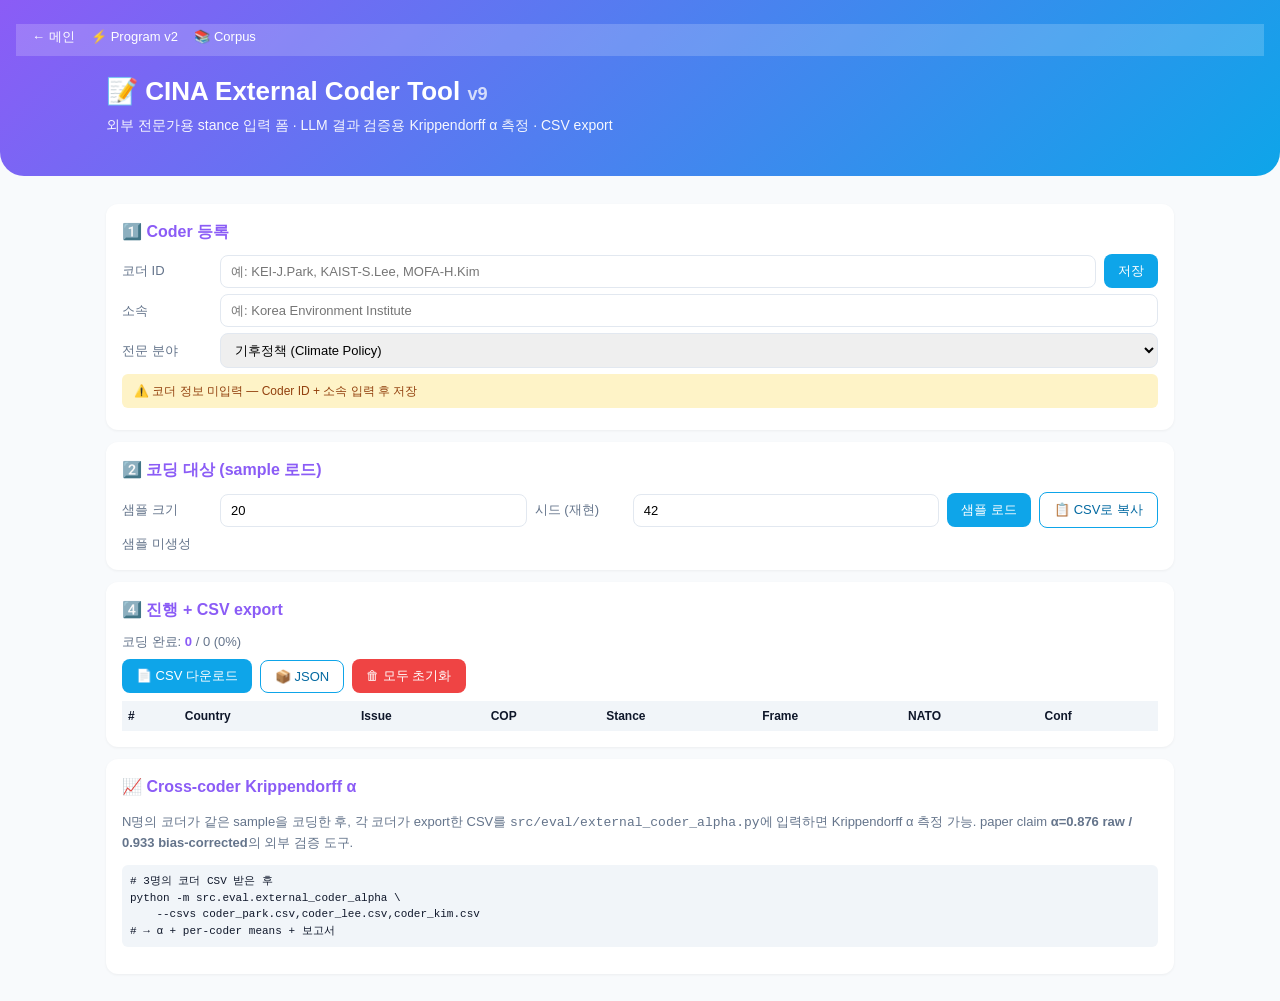
<file: docs/web/coder_tool.html>
<!doctype html>
<html lang="ko">
<head>
  <meta charset="utf-8">
  <meta name="viewport" content="width=device-width, initial-scale=1">
  <title>CINA External Coder Tool v9 — Real-coder Krippendorff α 입력</title>
  <style>
    :root {
      --bg:#f8fafc; --fg:#0f172a; --muted:#64748b; --primary:#0ea5e9;
      --accent:#8b5cf6; --border:#e2e8f0; --card:#fff; --ok:#10b981; --warn:#f59e0b;
    }
    * { box-sizing:border-box; }
    body { margin:0; font-family: -apple-system, BlinkMacSystemFont, "Segoe UI", "Malgun Gothic", "Noto Sans KR", sans-serif;
           background:var(--bg); color:var(--fg); line-height:1.5; }
    .container { max-width:1100px; margin:0 auto; padding:16px; }
    header { background:linear-gradient(135deg, var(--accent), var(--primary)); color:#fff;
             padding:24px 16px; border-radius:0 0 24px 24px; }
    header h1 { margin:0; font-size:26px; }
    header .tagline { font-size:14px; opacity:0.95; margin-top:4px; }
    .panel { background:var(--card); border-radius:12px; padding:16px; margin:12px 0;
             box-shadow:0 1px 3px rgba(0,0,0,0.05); }
    .panel h2 { margin:0 0 10px 0; font-size:16px; color:var(--accent); }
    .row { display:flex; gap:8px; align-items:center; flex-wrap:wrap; margin:6px 0; }
    .row label { font-size:13px; color:var(--muted); min-width:90px; }
    .row input, .row select, .row textarea {
      flex:1; padding:8px 10px; border:1px solid var(--border); border-radius:8px;
      font-size:13px; font-family:inherit; min-width:120px;
    }
    .row textarea { min-height:60px; resize:vertical; }
    .btn { background:var(--primary); color:#fff; border:0; border-radius:8px;
           padding:8px 14px; font-size:13px; cursor:pointer; }
    .btn:hover { background:#0369a1; }
    .btn.secondary { background:#fff; color:#0369a1; border:1px solid var(--primary); }
    .btn.danger { background:#ef4444; }
    .stance-grid { display:grid; grid-template-columns:repeat(3, 1fr); gap:8px; }
    .stance-grid button {
      padding:8px 4px; border:1px solid var(--border); background:#fff; border-radius:6px;
      cursor:pointer; font-size:12px; transition: all 0.15s;
    }
    .stance-grid button.active { background:var(--accent); color:#fff; border-color:var(--accent); }
    .stance-grid button:hover { border-color:var(--accent); }
    .nato-bar { display:flex; gap:4px; align-items:center; margin:4px 0; }
    .nato-bar input[type=range] { flex:1; accent-color:var(--accent); }
    .nato-bar .label { min-width:80px; font-size:12px; }
    .nato-bar .val { min-width:36px; font-family:monospace; font-size:12px; color:var(--accent); }
    .frame-pills { display:flex; gap:4px; flex-wrap:wrap; margin:4px 0; }
    .frame-pills button {
      padding:4px 10px; border:1px solid var(--border); background:#fff; border-radius:14px;
      cursor:pointer; font-size:11px;
    }
    .frame-pills button.active { background:var(--accent); color:#fff; border-color:var(--accent); }
    .table { width:100%; border-collapse:collapse; font-size:12px; margin-top:8px; }
    .table th { background:#f1f5f9; padding:6px; text-align:left; }
    .table td { padding:6px; border-top:1px solid var(--border); }
    .progress { font-size:13px; color:var(--muted); }
    .progress b { color:var(--accent); }
    .alert { padding:8px 12px; border-radius:6px; font-size:12px; margin:6px 0; }
    .alert.ok { background:#d1fae5; color:#065f46; }
    .alert.warn { background:#fef3c7; color:#92400e; }
    nav.top a { color:#fff; margin-right:12px; text-decoration:none; font-size:13px; }
  </style>
</head>
<body>

<header>
  <nav class="top" style="padding:0 16px 8px 16px;background:rgba(255,255,255,0.18)">
    <a href="index.html">← 메인</a>
    <a href="cina_program_v2.html">⚡ Program v2</a>
    <a href="corpus_browser.html">📚 Corpus</a>
  </nav>
  <div class="container">
    <h1>📝 CINA External Coder Tool <span style="opacity:0.75;font-size:0.7em">v9</span></h1>
    <div class="tagline">외부 전문가용 stance 입력 폼 · LLM 결과 검증용 Krippendorff α 측정 · CSV export</div>
  </div>
</header>

<div class="container">

  <div class="panel">
    <h2>1️⃣ Coder 등록</h2>
    <div class="row">
      <label>코더 ID</label>
      <input type="text" id="coder-id" placeholder="예: KEI-J.Park, KAIST-S.Lee, MOFA-H.Kim">
      <button class="btn" id="save-coder">저장</button>
    </div>
    <div class="row">
      <label>소속</label>
      <input type="text" id="coder-aff" placeholder="예: Korea Environment Institute">
    </div>
    <div class="row">
      <label>전문 분야</label>
      <select id="coder-domain">
        <option value="climate_policy">기후정책 (Climate Policy)</option>
        <option value="ir">국제관계 (IR)</option>
        <option value="diplomacy">외교실무 (Diplomacy)</option>
        <option value="energy_economics">에너지경제</option>
        <option value="other">기타</option>
      </select>
    </div>
    <div id="coder-status" class="alert warn">⚠️ 코더 ID 미설정</div>
  </div>

  <div class="panel">
    <h2>2️⃣ 코딩 대상 (sample 로드)</h2>
    <div class="row">
      <label>샘플 크기</label>
      <input type="number" id="sample-n" value="20" min="5" max="78">
      <label>시드 (재현)</label>
      <input type="number" id="sample-seed" value="42">
      <button class="btn" id="load-sample">샘플 로드</button>
      <button class="btn secondary" id="copy-sample-csv">📋 CSV로 복사</button>
    </div>
    <div class="progress" id="sample-progress">샘플 미생성</div>
  </div>

  <div class="panel" id="current-target" style="display:none">
    <h2>3️⃣ 현재 코딩 대상 <span id="target-idx" style="font-size:12px;color:var(--muted)"></span></h2>
    <div id="target-info"></div>

    <div style="margin-top:14px">
      <label style="font-size:13px;font-weight:600">📊 Stance score (−1 ~ +1)</label>
      <div class="stance-grid" id="stance-buttons">
        <button data-val="-1.0">−1.0 강한 반대</button>
        <button data-val="-0.7">−0.7 반대</button>
        <button data-val="-0.3">−0.3 약한 반대</button>
        <button data-val="0">0 중립</button>
        <button data-val="0.3">+0.3 약한 지지</button>
        <button data-val="0.7">+0.7 지지</button>
        <button data-val="1.0">+1.0 강한 지지</button>
        <button data-val="" id="custom-btn">기타 (직접)</button>
        <input type="number" id="stance-custom" step="0.05" min="-1" max="1" placeholder="-1.00 ~ +1.00" style="grid-column:span 3;display:none">
      </div>
    </div>

    <div style="margin-top:14px">
      <label style="font-size:13px;font-weight:600">🎯 Frame typology (단일 선택)</label>
      <div class="frame-pills" id="frame-pills">
        <button data-frame="scientific">scientific (과학)</button>
        <button data-frame="justice">justice (정의)</button>
        <button data-frame="sovereignty">sovereignty (주권)</button>
        <button data-frame="security">security (안보)</button>
        <button data-frame="development">development (개발)</button>
        <button data-frame="mixed">mixed (혼합)</button>
      </div>
    </div>

    <div style="margin-top:14px">
      <label style="font-size:13px;font-weight:600">🛠 NATO 4-axis (Hood 1983)</label>
      <div class="nato-bar"><span class="label">Nodality (정보)</span><input type="range" id="nato-n" min="0" max="100" value="50"><span class="val" id="nato-n-val">0.50</span></div>
      <div class="nato-bar"><span class="label">Authority (법규)</span><input type="range" id="nato-a" min="0" max="100" value="50"><span class="val" id="nato-a-val">0.50</span></div>
      <div class="nato-bar"><span class="label">Treasure (재정)</span><input type="range" id="nato-t" min="0" max="100" value="50"><span class="val" id="nato-t-val">0.50</span></div>
      <div class="nato-bar"><span class="label">Organization</span><input type="range" id="nato-o" min="0" max="100" value="50"><span class="val" id="nato-o-val">0.50</span></div>
    </div>

    <div class="row" style="margin-top:14px">
      <label>Confidence</label>
      <input type="range" id="confidence" min="0" max="100" value="80"><span id="conf-val" style="font-family:monospace;color:var(--accent)">0.80</span>
    </div>
    <div class="row">
      <label>Evidence quote</label>
      <textarea id="evidence" placeholder="실 텍스트 원문 인용 (선택)"></textarea>
    </div>
    <div class="row">
      <button class="btn" id="save-next">저장 + 다음 →</button>
      <button class="btn secondary" id="prev-target">← 이전</button>
      <button class="btn secondary" id="skip-target">건너뜀</button>
    </div>
  </div>

  <div class="panel">
    <h2>4️⃣ 진행 + CSV export</h2>
    <div class="progress" id="totals">코딩 완료: 0 / 20 (0%)</div>
    <div class="row" style="margin-top:8px">
      <button class="btn" id="export-csv">📄 CSV 다운로드</button>
      <button class="btn secondary" id="export-json">📦 JSON</button>
      <button class="btn danger" id="reset">🗑 모두 초기화</button>
    </div>
    <table class="table" id="results-table"><thead><tr><th>#</th><th>Country</th><th>Issue</th><th>COP</th><th>Stance</th><th>Frame</th><th>NATO</th><th>Conf</th></tr></thead><tbody></tbody></table>
  </div>

  <div class="panel">
    <h2>📈 Cross-coder Krippendorff α</h2>
    <p style="font-size:13px;color:var(--muted)">N명의 코더가 같은 sample을 코딩한 후, 각 코더가 export한 CSV를 <code>src/eval/external_coder_alpha.py</code>에 입력하면 Krippendorff α 측정 가능. paper claim <b>α=0.876 raw / 0.933 bias-corrected</b>의 외부 검증 도구.</p>
    <pre style="background:#f1f5f9;padding:8px;border-radius:6px;font-size:11px;overflow:auto">
# 3명의 코더 CSV 받은 후
python -m src.eval.external_coder_alpha \
    --csvs coder_park.csv,coder_lee.csv,coder_kim.csv
# → α + per-coder means + 보고서</pre>
  </div>

</div>

<script>
(function() {
  "use strict";
  const $ = (s) => document.querySelector(s);
  const COUNTRIES = ["Brazil","EU","USA","China","India","AOSIS","Korea","Saudi","Japan","AILAC","AGN","LMDC","Multi","Canada","Australia","Norway","UK","Germany","France","Mexico","Indonesia","South Africa","Egypt","Türkiye","Maldives","Marshall Is","Tuvalu","Bangladesh","Ethiopia","Nepal","Switzerland","Spain","Italy","New Zealand","Argentina","Colombia","Chile","Peru","Costa Rica","Vietnam","Thailand","Philippines","Pakistan","Iran","UAE","Qatar","Kenya","Ghana","Senegal","Morocco"];
  const ISSUES = ["GGA-IND","GGA-MOI","NAPs","JT-ADAPT","L&D-OP","FINANCE-ADAPT","TRANS-FIN","TECH-TRANS"];
  const COPS = ["COP25","COP26","COP27","COP28","COP29","COP30"];

  // Deterministic sample (matches Python sample_targets)
  function lcg(seed) { let s = seed; return () => (s = (s * 1664525 + 1013904223) >>> 0) / 4294967296; }
  function sampleTargets(n, seed, focusCop) {
    const rng = lcg(seed);
    const cands = [];
    for (const c of COUNTRIES) for (const i of ISSUES) cands.push([c, i, focusCop]);
    // Fisher-Yates
    for (let i = cands.length - 1; i > 0; i--) {
      const j = Math.floor(rng() * (i + 1)); [cands[i], cands[j]] = [cands[j], cands[i]];
    }
    return cands.slice(0, n);
  }

  // State
  let coder = JSON.parse(localStorage.getItem("cina_coder_meta") || "{}");
  let sample = JSON.parse(localStorage.getItem("cina_coder_sample") || "[]");
  let results = JSON.parse(localStorage.getItem("cina_coder_results") || "{}");
  let curIdx = 0;

  function save() {
    localStorage.setItem("cina_coder_meta", JSON.stringify(coder));
    localStorage.setItem("cina_coder_sample", JSON.stringify(sample));
    localStorage.setItem("cina_coder_results", JSON.stringify(results));
  }
  function renderCoderStatus() {
    const s = $("#coder-status");
    if (coder.id && coder.affiliation && coder.domain) {
      s.className = "alert ok";
      s.textContent = `✅ ${coder.id} (${coder.affiliation}, ${coder.domain})`;
    } else {
      s.className = "alert warn";
      s.textContent = "⚠️ 코더 정보 미입력 — Coder ID + 소속 입력 후 저장";
    }
  }
  function renderSampleProgress() {
    if (sample.length === 0) { $("#sample-progress").textContent = "샘플 미생성"; return; }
    $("#sample-progress").textContent = `샘플 ${sample.length}건 로드됨 (시드 ${$("#sample-seed").value})`;
  }
  function targetKey(t) { return t.join("|"); }
  function loadCurrent() {
    if (sample.length === 0) { $("#current-target").style.display = "none"; return; }
    $("#current-target").style.display = "block";
    curIdx = Math.max(0, Math.min(curIdx, sample.length - 1));
    const t = sample[curIdx];
    $("#target-idx").textContent = `(${curIdx + 1} / ${sample.length})`;
    $("#target-info").innerHTML = `<div style="background:#fefce8;padding:10px;border-radius:6px;font-size:14px"><b>${t[0]}</b> 의 <b>${t[1]}</b> 입장 (<b>${t[2]}</b>) 을 평가해주세요.</div>`;
    // Preload existing result
    const r = results[targetKey(t)] || {};
    // stance
    document.querySelectorAll("#stance-buttons button").forEach(b => b.classList.remove("active"));
    if (r.stance != null) {
      const exact = document.querySelector(`#stance-buttons button[data-val="${r.stance}"]`);
      if (exact) exact.classList.add("active");
      else { $("#custom-btn").classList.add("active"); $("#stance-custom").style.display = "block"; $("#stance-custom").value = r.stance; }
    } else { $("#stance-custom").style.display = "none"; }
    // frame
    document.querySelectorAll("#frame-pills button").forEach(b => b.classList.toggle("active", b.dataset.frame === r.frame));
    // NATO
    ["n","a","t","o"].forEach(ax => {
      const v = (r.nato && r.nato[ax] != null) ? r.nato[ax] : 0.5;
      $(`#nato-${ax}`).value = Math.round(v * 100); $(`#nato-${ax}-val`).textContent = v.toFixed(2);
    });
    $("#confidence").value = Math.round((r.confidence != null ? r.confidence : 0.8) * 100);
    $("#conf-val").textContent = (r.confidence != null ? r.confidence : 0.8).toFixed(2);
    $("#evidence").value = r.evidence || "";
  }
  function readCurrentForm() {
    const t = sample[curIdx];
    const stanceBtn = document.querySelector("#stance-buttons button.active");
    let stance = stanceBtn ? parseFloat(stanceBtn.dataset.val || "0") : null;
    if (stanceBtn && stanceBtn.id === "custom-btn") stance = parseFloat($("#stance-custom").value || "0");
    const frameBtn = document.querySelector("#frame-pills button.active");
    return {
      country: t[0], issue: t[1], cop: t[2],
      stance, frame: frameBtn ? frameBtn.dataset.frame : null,
      nato: {
        n: parseInt($("#nato-n").value)/100, a: parseInt($("#nato-a").value)/100,
        t: parseInt($("#nato-t").value)/100, o: parseInt($("#nato-o").value)/100,
      },
      confidence: parseInt($("#confidence").value) / 100,
      evidence: $("#evidence").value,
      coder_id: coder.id, coder_affiliation: coder.affiliation, coder_domain: coder.domain,
      timestamp: new Date().toISOString(),
    };
  }
  function renderTotals() {
    const done = Object.keys(results).length;
    const tot = sample.length;
    const pct = tot ? Math.round(done / tot * 100) : 0;
    $("#totals").innerHTML = `코딩 완료: <b>${done}</b> / ${tot} (${pct}%)`;
    // table
    const tb = $("#results-table tbody"); tb.innerHTML = "";
    Object.values(results).forEach((r, i) => {
      const nato = r.nato ? `N=${r.nato.n.toFixed(1)} A=${r.nato.a.toFixed(1)} T=${r.nato.t.toFixed(1)} O=${r.nato.o.toFixed(1)}` : "-";
      tb.insertAdjacentHTML("beforeend", `<tr><td>${i+1}</td><td>${r.country}</td><td>${r.issue}</td><td>${r.cop}</td><td>${r.stance!=null?r.stance.toFixed(2):"-"}</td><td>${r.frame||"-"}</td><td>${nato}</td><td>${r.confidence!=null?r.confidence.toFixed(2):"-"}</td></tr>`);
    });
  }

  // ---------- Event handlers ----------
  $("#save-coder").addEventListener("click", () => {
    coder = {
      id: $("#coder-id").value.trim(), affiliation: $("#coder-aff").value.trim(),
      domain: $("#coder-domain").value, registered_at: new Date().toISOString(),
    };
    save(); renderCoderStatus();
  });

  $("#load-sample").addEventListener("click", () => {
    const n = parseInt($("#sample-n").value);
    const seed = parseInt($("#sample-seed").value);
    sample = sampleTargets(n, seed, "COP30");
    results = {}; curIdx = 0; save();
    renderSampleProgress(); loadCurrent(); renderTotals();
  });
  $("#copy-sample-csv").addEventListener("click", () => {
    const csv = ["country,issue,cop"].concat(sample.map(t => t.join(","))).join("\n");
    navigator.clipboard.writeText(csv).then(() => alert("CSV 클립보드 복사됨")).catch(() => alert("복사 실패"));
  });

  document.querySelectorAll("#stance-buttons button").forEach(b => b.addEventListener("click", () => {
    document.querySelectorAll("#stance-buttons button").forEach(x => x.classList.remove("active"));
    b.classList.add("active");
    $("#stance-custom").style.display = b.id === "custom-btn" ? "block" : "none";
  }));
  document.querySelectorAll("#frame-pills button").forEach(b => b.addEventListener("click", () => {
    document.querySelectorAll("#frame-pills button").forEach(x => x.classList.remove("active"));
    b.classList.add("active");
  }));
  ["n","a","t","o"].forEach(ax => $(`#nato-${ax}`).addEventListener("input", () => {
    $(`#nato-${ax}-val`).textContent = (parseInt($(`#nato-${ax}`).value)/100).toFixed(2);
  }));
  $("#confidence").addEventListener("input", () => {
    $("#conf-val").textContent = (parseInt($("#confidence").value)/100).toFixed(2);
  });

  $("#save-next").addEventListener("click", () => {
    if (!coder.id) { alert("Coder ID 먼저 저장하세요"); return; }
    const r = readCurrentForm();
    if (r.stance == null) { alert("Stance 선택하세요"); return; }
    results[targetKey(sample[curIdx])] = r;
    save(); renderTotals();
    if (curIdx < sample.length - 1) { curIdx++; loadCurrent(); }
    else { alert("모든 sample 완료!"); }
  });
  $("#prev-target").addEventListener("click", () => { if (curIdx > 0) { curIdx--; loadCurrent(); } });
  $("#skip-target").addEventListener("click", () => { if (curIdx < sample.length - 1) { curIdx++; loadCurrent(); } });

  $("#export-csv").addEventListener("click", () => {
    if (!coder.id) { alert("Coder ID 먼저 저장하세요"); return; }
    const hdr = ["coder_id","coder_affiliation","coder_domain","country","issue","cop","stance","frame","nato_n","nato_a","nato_t","nato_o","confidence","evidence","timestamp"];
    const rows = sample.map(t => results[targetKey(t)]).filter(Boolean);
    const lines = [hdr.join(",")].concat(rows.map(r => [
      coder.id, coder.affiliation, coder.domain, r.country, r.issue, r.cop,
      r.stance, r.frame || "", r.nato.n, r.nato.a, r.nato.t, r.nato.o, r.confidence,
      '"' + (r.evidence||"").replace(/"/g, '""') + '"', r.timestamp,
    ].join(",")));
    const blob = new Blob([lines.join("\n")], {type:"text/csv"});
    const url = URL.createObjectURL(blob);
    const a = document.createElement("a"); a.href = url; a.download = `coder_${coder.id.replace(/\W+/g,"_")}.csv`; a.click();
    setTimeout(()=>URL.revokeObjectURL(url), 1000);
  });
  $("#export-json").addEventListener("click", () => {
    const blob = new Blob([JSON.stringify({coder, sample, results}, null, 2)], {type:"application/json"});
    const url = URL.createObjectURL(blob);
    const a = document.createElement("a"); a.href = url; a.download = `coder_${(coder.id||'anon').replace(/\W+/g,"_")}.json`; a.click();
    setTimeout(()=>URL.revokeObjectURL(url), 1000);
  });
  $("#reset").addEventListener("click", () => {
    if (!confirm("모든 코딩 데이터를 삭제합니다.")) return;
    localStorage.removeItem("cina_coder_sample"); localStorage.removeItem("cina_coder_results");
    sample = []; results = {}; curIdx = 0;
    renderSampleProgress(); loadCurrent(); renderTotals();
  });

  // Init
  if (coder.id) {
    $("#coder-id").value = coder.id;
    $("#coder-aff").value = coder.affiliation || "";
    if (coder.domain) $("#coder-domain").value = coder.domain;
  }
  renderCoderStatus(); renderSampleProgress(); loadCurrent(); renderTotals();
})();
</script>

</body>
</html>
</file>
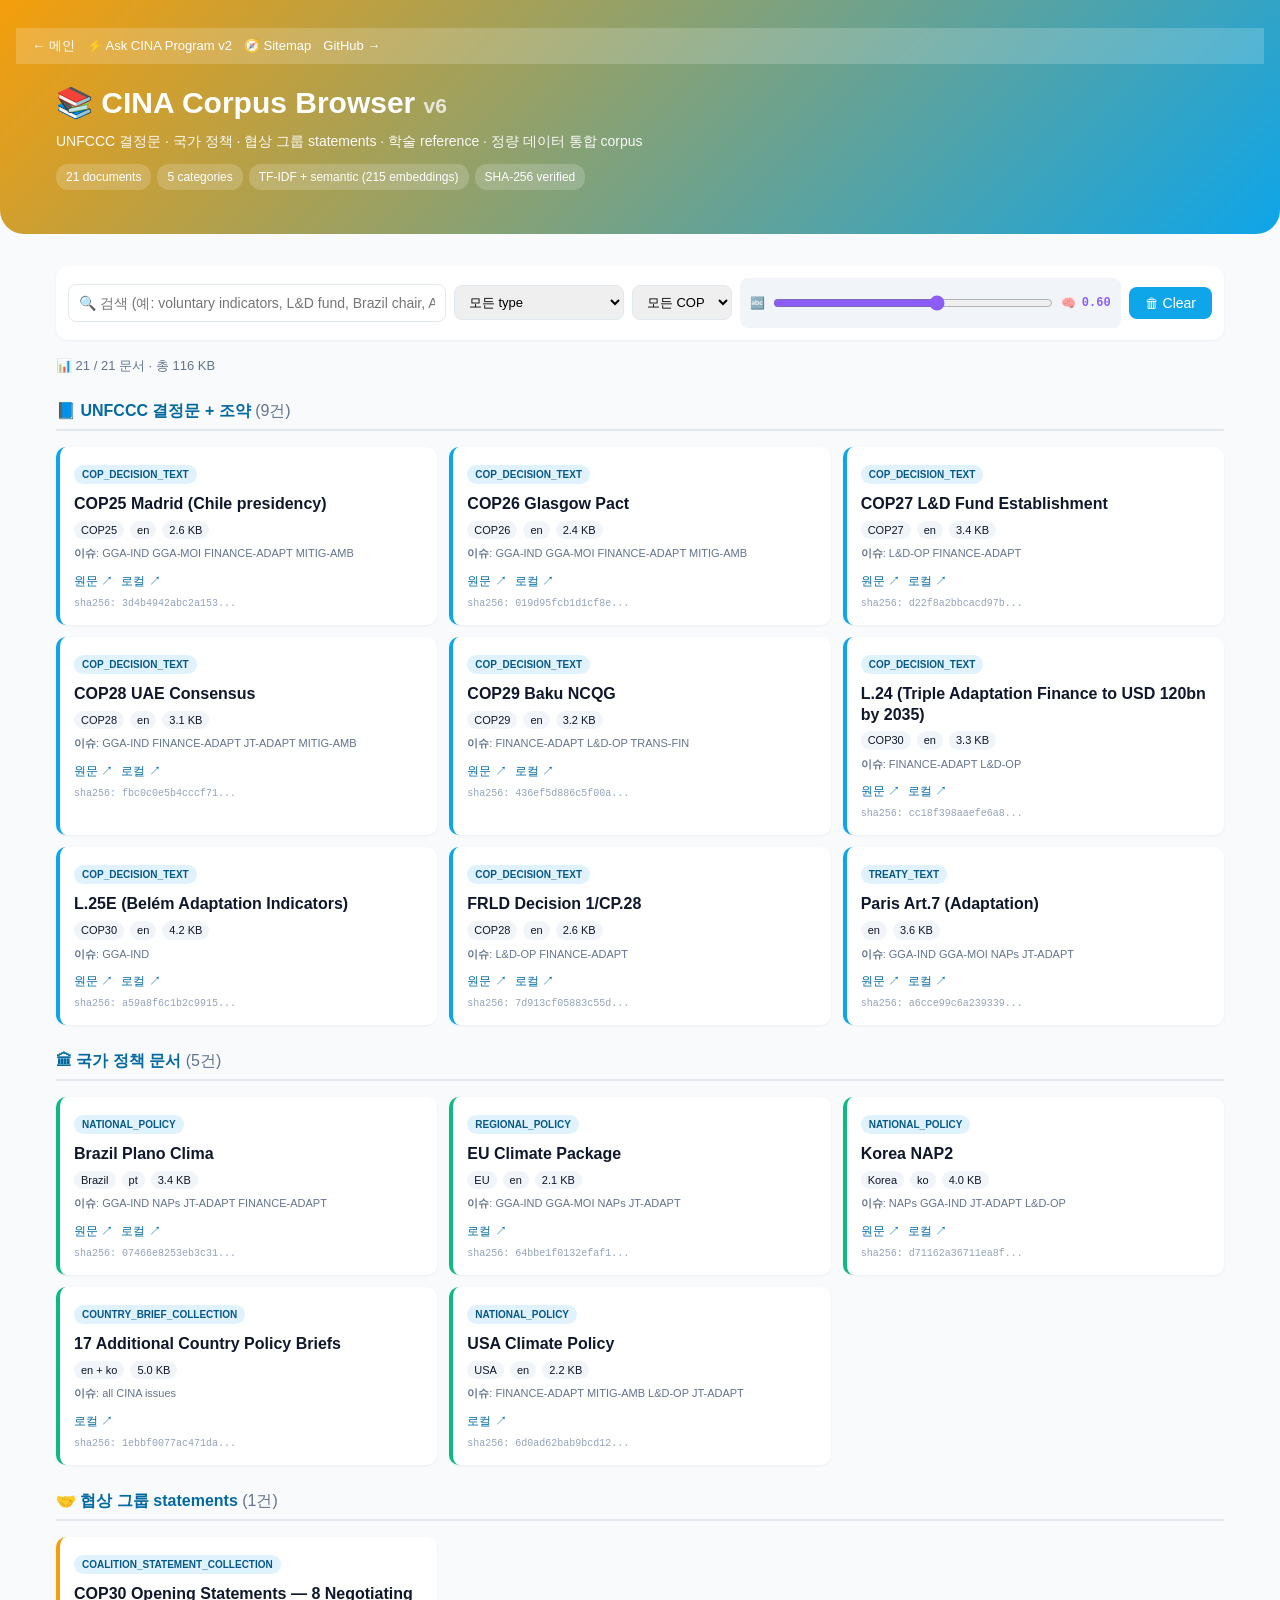
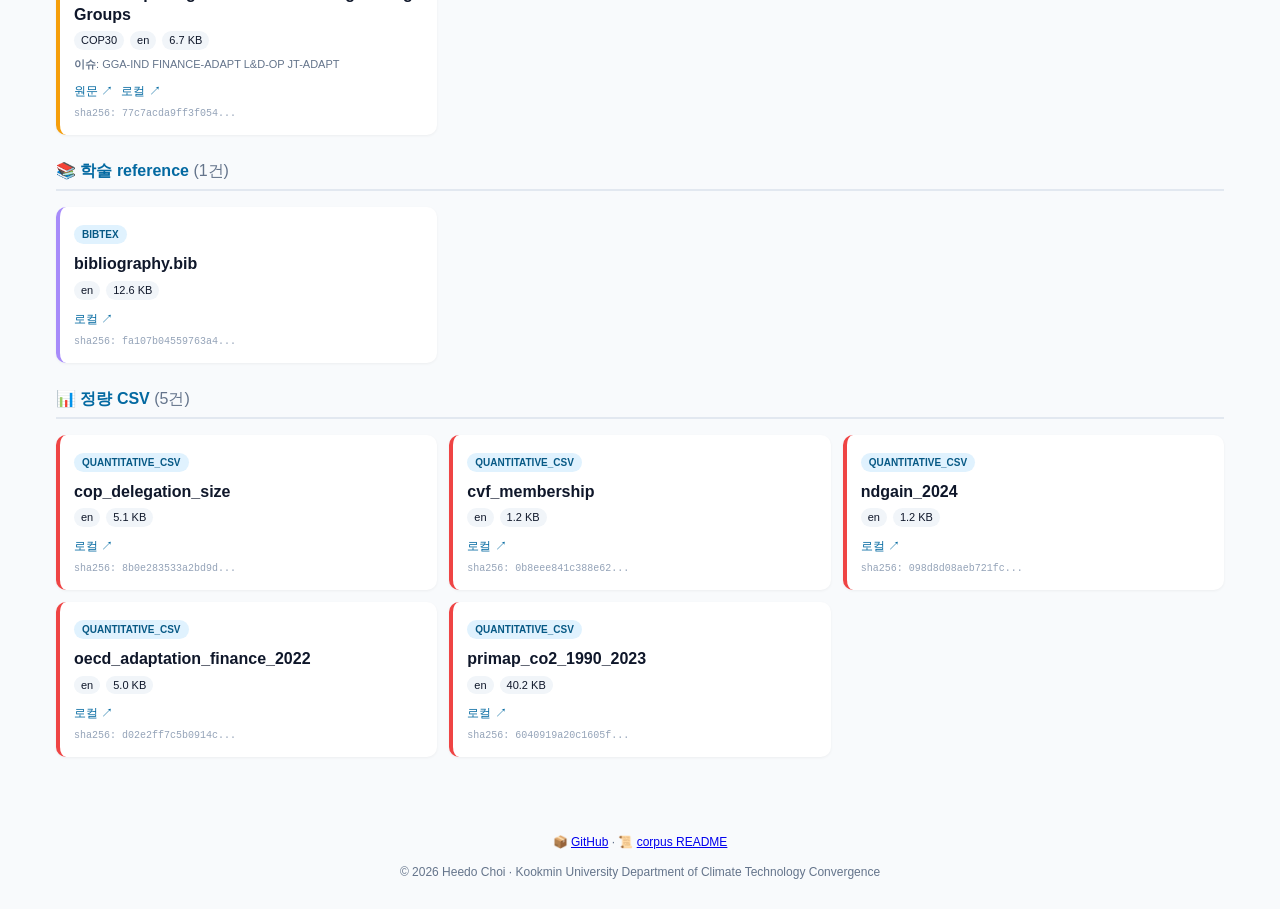
<file: docs/web/corpus_browser.html>
<!doctype html>
<html lang="ko">
<head>
  <meta charset="utf-8">
  <meta name="viewport" content="width=device-width, initial-scale=1.0">
  <title>CINA Corpus Browser v6 — 21개 문서 탐색</title>
  <meta name="description" content="UNFCCC L-documents, 국가 정책, 협상 그룹 statements, 학술 reference, 정량 데이터 21개 문서를 카테고리별 + 검색 가능한 corpus browser.">
  <style>
    :root {
      --bg: #f8fafc; --fg: #0f172a; --muted: #64748b;
      --primary: #0ea5e9; --primary-dark: #0369a1;
      --accent: #8b5cf6; --warm: #f59e0b;
      --border: #e2e8f0; --card: #ffffff;
    }
    * { box-sizing: border-box; }
    body { margin: 0; font-family: -apple-system, BlinkMacSystemFont, "Segoe UI", "Malgun Gothic", "Noto Sans KR", sans-serif;
           background: var(--bg); color: var(--fg); line-height: 1.5; }
    .container { max-width: 1200px; margin: 0 auto; padding: 16px; }
    header { background: linear-gradient(135deg, var(--warm), var(--primary));
             color: white; padding: 28px 16px; border-radius: 0 0 24px 24px; }
    header h1 { margin: 0 0 6px 0; font-size: 30px; }
    header .tagline { font-size: 14px; opacity: 0.95; }
    header .badges { margin-top: 12px; display: flex; gap: 6px; flex-wrap: wrap; }
    header .badge { background: rgba(255,255,255,0.18); padding: 4px 10px; border-radius: 12px; font-size: 12px; }

    .toolbar { background: var(--card); padding: 12px; border-radius: 12px; margin: 16px 0;
               display: flex; gap: 8px; align-items: center; flex-wrap: wrap;
               box-shadow: 0 1px 3px rgba(0,0,0,0.05); }
    .toolbar input { flex: 1; min-width: 280px; padding: 10px; border: 1px solid var(--border);
                     border-radius: 8px; font-size: 14px; }
    .toolbar select { padding: 8px 10px; border: 1px solid var(--border); border-radius: 8px; font-size: 13px; }
    .btn { background: var(--primary); color: white; border: 0; border-radius: 8px;
           padding: 8px 16px; font-size: 14px; cursor: pointer; }
    .btn:hover { background: var(--primary-dark); }
    .btn.secondary { background: white; color: var(--primary-dark); border: 1px solid var(--primary); }

    .stats { font-size: 13px; color: var(--muted); margin: 8px 0; }
    .stats b { color: var(--fg); }

    .doc-grid { display: grid; grid-template-columns: repeat(auto-fill, minmax(320px, 1fr));
                gap: 12px; margin-top: 16px; }
    .doc-card { background: var(--card); border-radius: 10px; padding: 14px;
                border-left: 4px solid var(--primary); box-shadow: 0 1px 3px rgba(0,0,0,0.05);
                transition: transform .15s; }
    .doc-card:hover { transform: translateY(-2px); box-shadow: 0 4px 12px rgba(0,0,0,0.08); }
    .doc-card.type-UNFCCC { border-left-color: #0ea5e9; }
    .doc-card.type-national { border-left-color: #10b981; }
    .doc-card.type-coalition { border-left-color: #f59e0b; }
    .doc-card.type-academic { border-left-color: #a78bfa; }
    .doc-card.type-quantitative { border-left-color: #ef4444; }

    .doc-card .type-pill { display: inline-block; padding: 2px 8px; border-radius: 12px;
                           font-size: 10px; font-weight: 600; background: #e0f2fe; color: #075985;
                           margin-bottom: 6px; text-transform: uppercase; }
    .doc-card h3 { margin: 4px 0 6px 0; font-size: 16px; line-height: 1.3; }
    .doc-card .meta { font-size: 11px; color: var(--muted); margin-bottom: 6px; display: flex;
                      flex-wrap: wrap; gap: 6px; }
    .doc-card .meta .tag { background: #f1f5f9; padding: 1px 7px; border-radius: 10px; color: var(--fg); }
    .doc-card .links a { font-size: 12px; color: var(--primary-dark); text-decoration: none; margin-right: 8px; }
    .doc-card .links a:hover { text-decoration: underline; }
    .doc-card .issues { font-size: 11px; color: var(--muted); margin-top: 6px; }
    .doc-card .sha { font-size: 10px; color: #94a3b8; font-family: monospace; margin-top: 4px; }
    .doc-card .score { font-size: 11px; color: var(--warm); font-weight: 600; }

    .section-divider { border-bottom: 2px solid var(--border); margin: 24px 0 12px 0;
                       padding-bottom: 6px; font-size: 16px; font-weight: 600; color: var(--primary-dark); }

    .empty { text-align: center; color: var(--muted); padding: 40px; }

    nav.top { display: flex; gap: 12px; padding: 8px 16px; background: rgba(255,255,255,0.18); }
    nav.top a { color: white; text-decoration: none; font-size: 13px; }
    nav.top a:hover { text-decoration: underline; }

    footer { margin-top: 32px; padding: 16px; text-align: center; color: var(--muted); font-size: 12px; }
  </style>
</head>
<body>

<header>
  <nav class="top">
    <a href="index.html">← 메인</a>
    <a href="cina_program_v2.html">⚡ Ask CINA Program v2</a>
    <a href="sitemap.html">🧭 Sitemap</a>
    <a href="https://github.com/zxsa0716/cina" target="_blank">GitHub →</a>
  </nav>
  <div class="container">
    <h1>📚 CINA Corpus Browser <span style="opacity:0.75;font-size:0.7em">v6</span></h1>
    <div class="tagline">UNFCCC 결정문 · 국가 정책 · 협상 그룹 statements · 학술 reference · 정량 데이터 통합 corpus</div>
    <div class="badges">
      <span class="badge">21 documents</span>
      <span class="badge">5 categories</span>
      <span class="badge">TF-IDF + semantic (215 embeddings)</span>
      <span class="badge">SHA-256 verified</span>
    </div>
  </div>
</header>

<div class="container">

  <div class="toolbar">
    <input type="text" id="search" placeholder="🔍 검색 (예: voluntary indicators, L&D fund, Brazil chair, AOSIS)">
    <select id="filter-type">
      <option value="">모든 type</option>
      <option value="COP_decision_text">UNFCCC L-document</option>
      <option value="treaty_text">조약 본문</option>
      <option value="national_policy">국가 정책</option>
      <option value="regional_policy">지역 정책</option>
      <option value="country_brief_collection">국가 brief</option>
      <option value="coalition_statement_collection">협상 그룹 statement</option>
      <option value="bibtex">학술 BibTeX</option>
      <option value="quantitative_csv">정량 CSV</option>
    </select>
    <select id="filter-cop">
      <option value="">모든 COP</option>
      <option value="COP25">COP25</option>
      <option value="COP26">COP26</option>
      <option value="COP27">COP27</option>
      <option value="COP28">COP28</option>
      <option value="COP29">COP29</option>
      <option value="COP30">COP30</option>
    </select>
    <span style="display:inline-flex;align-items:center;gap:6px;background:#f1f5f9;padding:4px 10px;border-radius:8px;font-size:12px"
          title="0=keyword only, 1=semantic only (Gemini key 필요)">
      🔤 <input type="range" id="alpha-slider" min="0" max="100" value="60" style="width:100px;accent-color:#8b5cf6"> 🧠
      <span id="alpha-val" style="font-family:monospace;color:#8b5cf6;font-weight:700;min-width:28px">0.60</span>
    </span>
    <button class="btn" id="clear">🗑 Clear</button>
  </div>

  <div class="stats" id="stats">로딩 중...</div>

  <div id="results"></div>

</div>

<footer>
  <p>📦 <a href="https://github.com/zxsa0716/cina">GitHub</a> · 📜 <a href="https://github.com/zxsa0716/cina/blob/main/data/corpus/README.md">corpus README</a></p>
  <p>© 2026 Heedo Choi · Kookmin University Department of Climate Technology Convergence</p>
</footer>

<script>
(function () {
  "use strict";
  const $ = (s) => document.querySelector(s);
  const results = $("#results");
  const stats = $("#stats");
  let MANIFEST = [];
  let INDEX = null;

  const STOP = new Set(["the","a","an","and","or","but","is","are","of","in","on","at","to","for","with","by",
    "as","that","this","it","its","not","no","from","into","본","해","이","그","저","것","및","또","수","의","에",
    "에서","으로","로","를","을","는","가","있다","없다","한다","된다","것이다","위해","대한","대해","해서","하는","된"]);

  function tokenize(s) {
    if (!s) return [];
    return (s.toLowerCase().match(/[가-힣]+|[A-Za-z0-9_\-\.&]+/g) || [])
      .filter(t => t.length > 1 && !STOP.has(t));
  }

  function search(query, top = 50) {
    if (!INDEX) return MANIFEST.map(r => ({ doc: r, score: 0 }));
    if (!query.trim()) return MANIFEST.map(r => ({ doc: r, score: 0 }));
    const toks = tokenize(query);
    const scores = {};
    toks.forEach(t => {
      const idf = (INDEX.idf || {})[t] || 0;
      const entries = (INDEX.inverted || {})[t] || [];
      entries.forEach(([id, w]) => { scores[id] = (scores[id] || 0) + w * idf; });
    });
    const byId = {}; MANIFEST.forEach(r => byId[r.doc_id] = r);
    return Object.entries(scores).sort((a,b) => b[1]-a[1])
      .slice(0, top)
      .map(([id, s]) => ({ doc: byId[id], score: +s.toFixed(3) }))
      .filter(x => x.doc);
  }

  function classifyType(t) {
    if (!t) return "other";
    if (t.includes("UNFCCC") || t.includes("decision") || t.includes("treaty")) return "UNFCCC";
    if (t.includes("national") || t.includes("regional") || t.includes("country")) return "national";
    if (t.includes("coalition")) return "coalition";
    if (t.includes("bibtex") || t === "academic") return "academic";
    if (t.includes("csv") || t === "quantitative_csv") return "quantitative";
    return "other";
  }

  function renderCards(items) {
    if (!items.length) { results.innerHTML = `<div class="empty">매칭 문서 없음</div>`; return; }
    const groups = {};
    items.forEach(({doc, score}) => {
      const c = doc.category_dir || "other";
      groups[c] = groups[c] || [];
      groups[c].push({doc, score});
    });
    let html = "";
    const groupOrder = ["unfccc_decisions","national_policies","coalition_statements","academic_references","quantitative","other"];
    const groupLabels = {
      "unfccc_decisions": "📘 UNFCCC 결정문 + 조약",
      "national_policies": "🏛 국가 정책 문서",
      "coalition_statements": "🤝 협상 그룹 statements",
      "academic_references": "📚 학술 reference",
      "quantitative": "📊 정량 CSV",
      "other": "❔ 기타",
    };
    groupOrder.forEach(g => {
      if (!groups[g]) return;
      html += `<div class="section-divider">${groupLabels[g]} <span style="font-weight:400;color:#64748b">(${groups[g].length}건)</span></div>`;
      html += `<div class="doc-grid">`;
      groups[g].forEach(({doc, score}) => {
        const cls = "type-" + classifyType(doc.type);
        const issues = (doc.issues_addressed || []).slice(0, 4).map(i => `<span class="tag">${i}</span>`).join(" ");
        const cop = doc.cop ? `<span class="tag">${doc.cop}</span>` : "";
        const country = doc.country ? `<span class="tag">${doc.country}</span>` : "";
        const lang = `<span class="tag">${doc.language || 'en'}</span>`;
        const link = doc.official_url
          ? `<a href="${doc.official_url}" target="_blank">원문 ↗</a>`
          : "";
        const localLink = `<a href="${doc.path}" target="_blank">로컬 ↗</a>`;
        html += `<div class="doc-card ${cls}">
          <span class="type-pill">${doc.type || '?'}</span>
          ${score > 0 ? `<span class="score" style="float:right">score ${score}</span>` : ''}
          <h3>${doc.short_title || doc.title || doc.doc_id}</h3>
          <div class="meta">${cop}${country}${lang}<span class="tag">${(doc.size_bytes/1024).toFixed(1)} KB</span></div>
          ${issues ? `<div class="issues"><b>이슈</b>: ${issues}</div>` : ''}
          <div class="links" style="margin-top:6px">${link}${localLink}</div>
          <div class="sha">sha256: ${(doc.sha256 || '').slice(0,16)}...</div>
        </div>`;
      });
      html += `</div>`;
    });
    results.innerHTML = html;
  }

  function apply() {
    const q = $("#search").value;
    const typeF = $("#filter-type").value;
    const copF = $("#filter-cop").value;
    let items = search(q, 200);
    if (typeF) items = items.filter(x => x.doc.type === typeF);
    if (copF) items = items.filter(x => x.doc.cop === copF);
    stats.innerHTML = `📊 ${items.length} / ${MANIFEST.length} 문서 · 총 ${MANIFEST.reduce((a,r)=>a+(r.size_bytes||0),0)/1024 | 0} KB`;
    renderCards(items);
  }

  $("#search").addEventListener("input", apply);
  $("#filter-type").addEventListener("change", apply);
  $("#filter-cop").addEventListener("change", apply);
  $("#clear").addEventListener("click", () => {
    $("#search").value = ""; $("#filter-type").value = ""; $("#filter-cop").value = ""; apply();
  });

  // init
  Promise.all([
    fetch("data/corpus/manifest.jsonl").then(r => r.text()).then(t =>
      t.trim().split("\n").filter(l => l.trim()).map(l => JSON.parse(l))),
    fetch("data/corpus/search_index.json").then(r => r.json()),
  ]).then(([m, idx]) => {
    MANIFEST = m; INDEX = idx;
    console.log(`[corpus_browser] ${m.length} docs, ${idx.n_terms} index terms`);
    apply();
  }).catch(e => {
    console.error(e);
    results.innerHTML = `<div class="empty">⚠️ corpus 데이터 로딩 실패: ${e.message}</div>`;
  });
})();
</script>

</body>
</html>
</file>
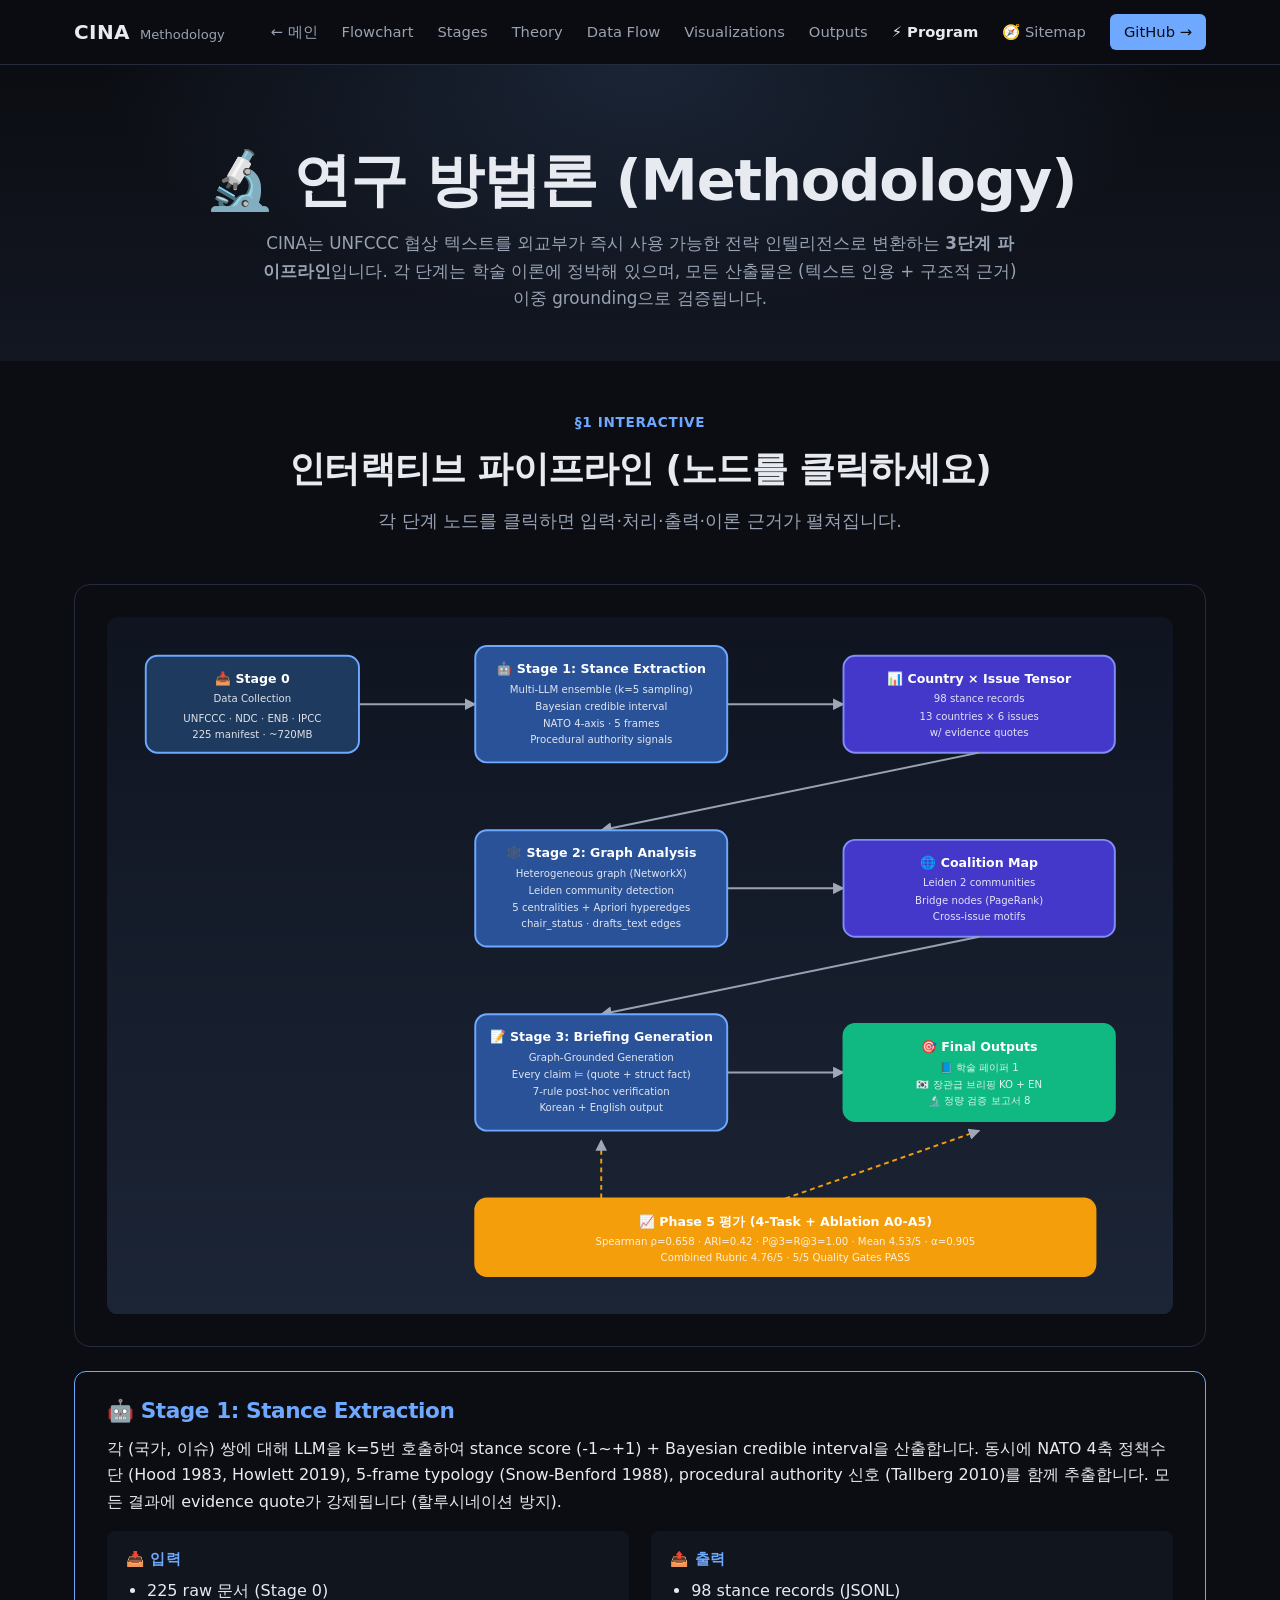
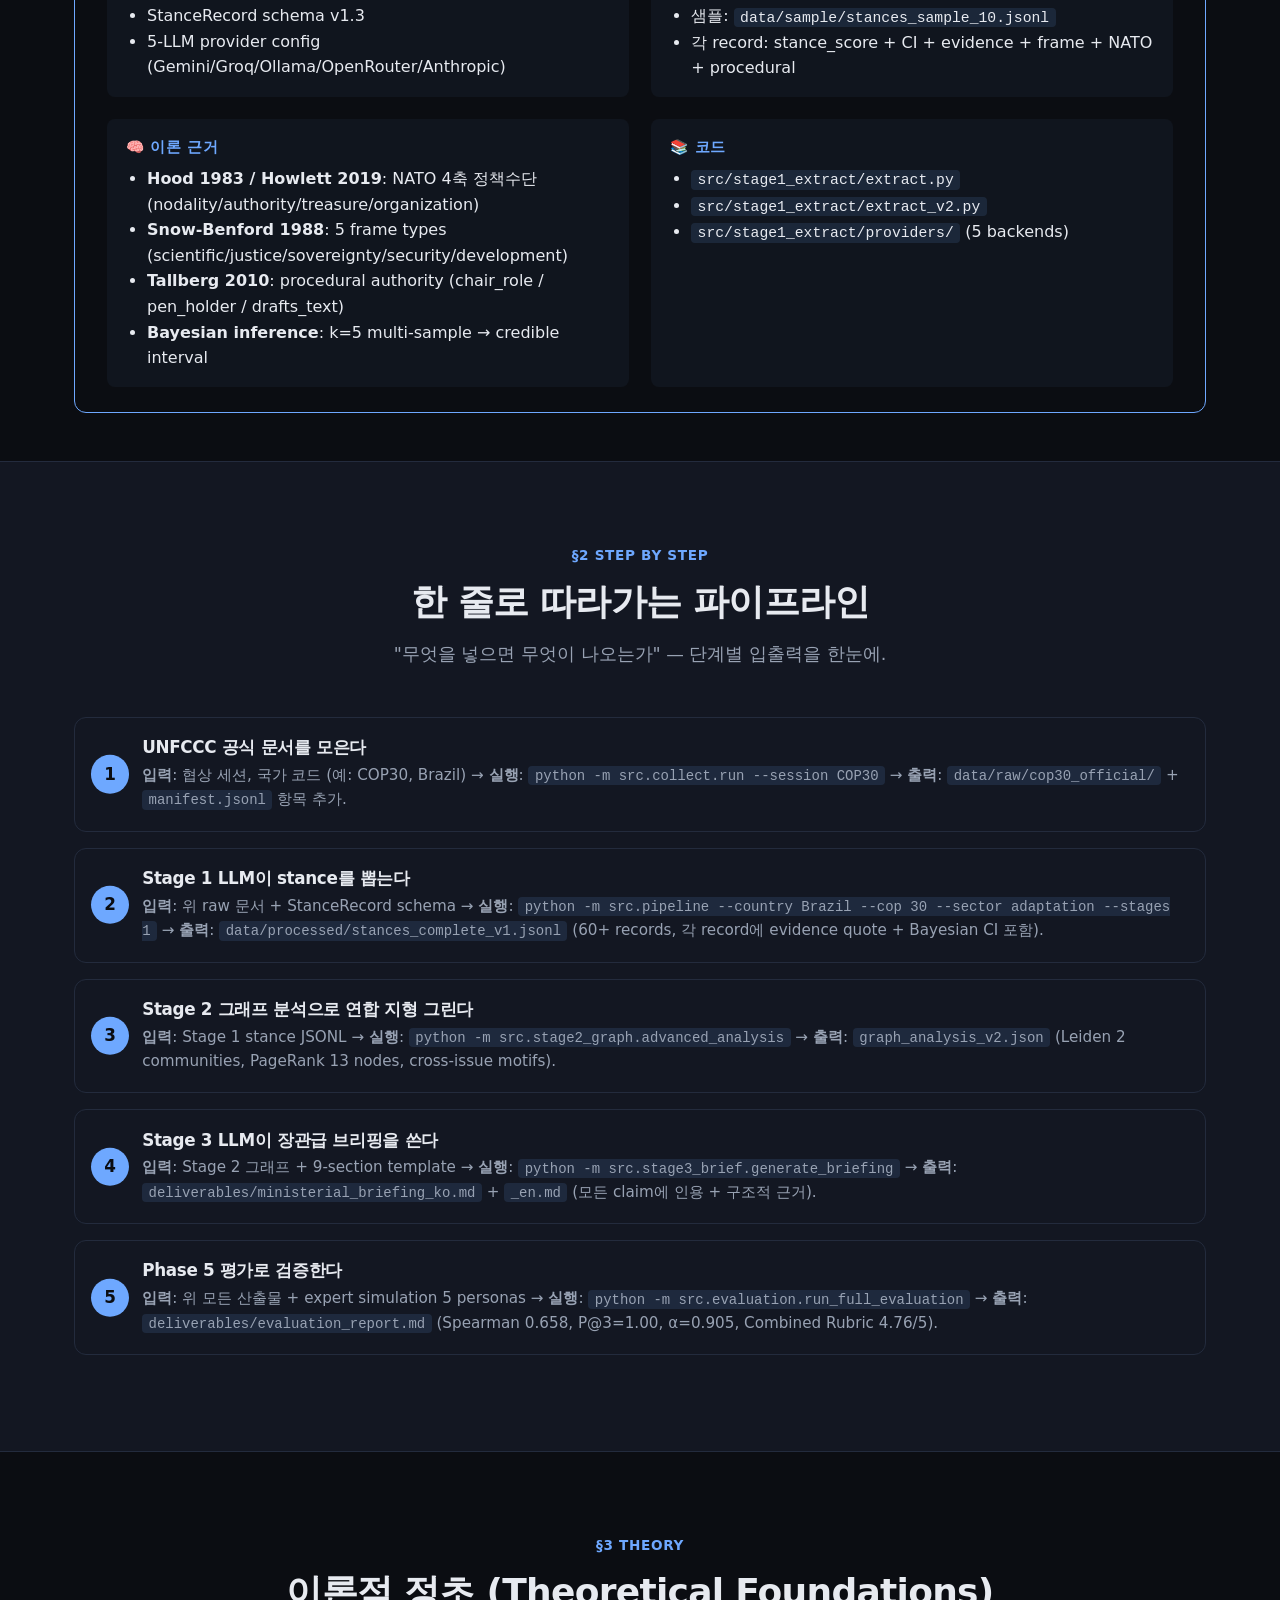
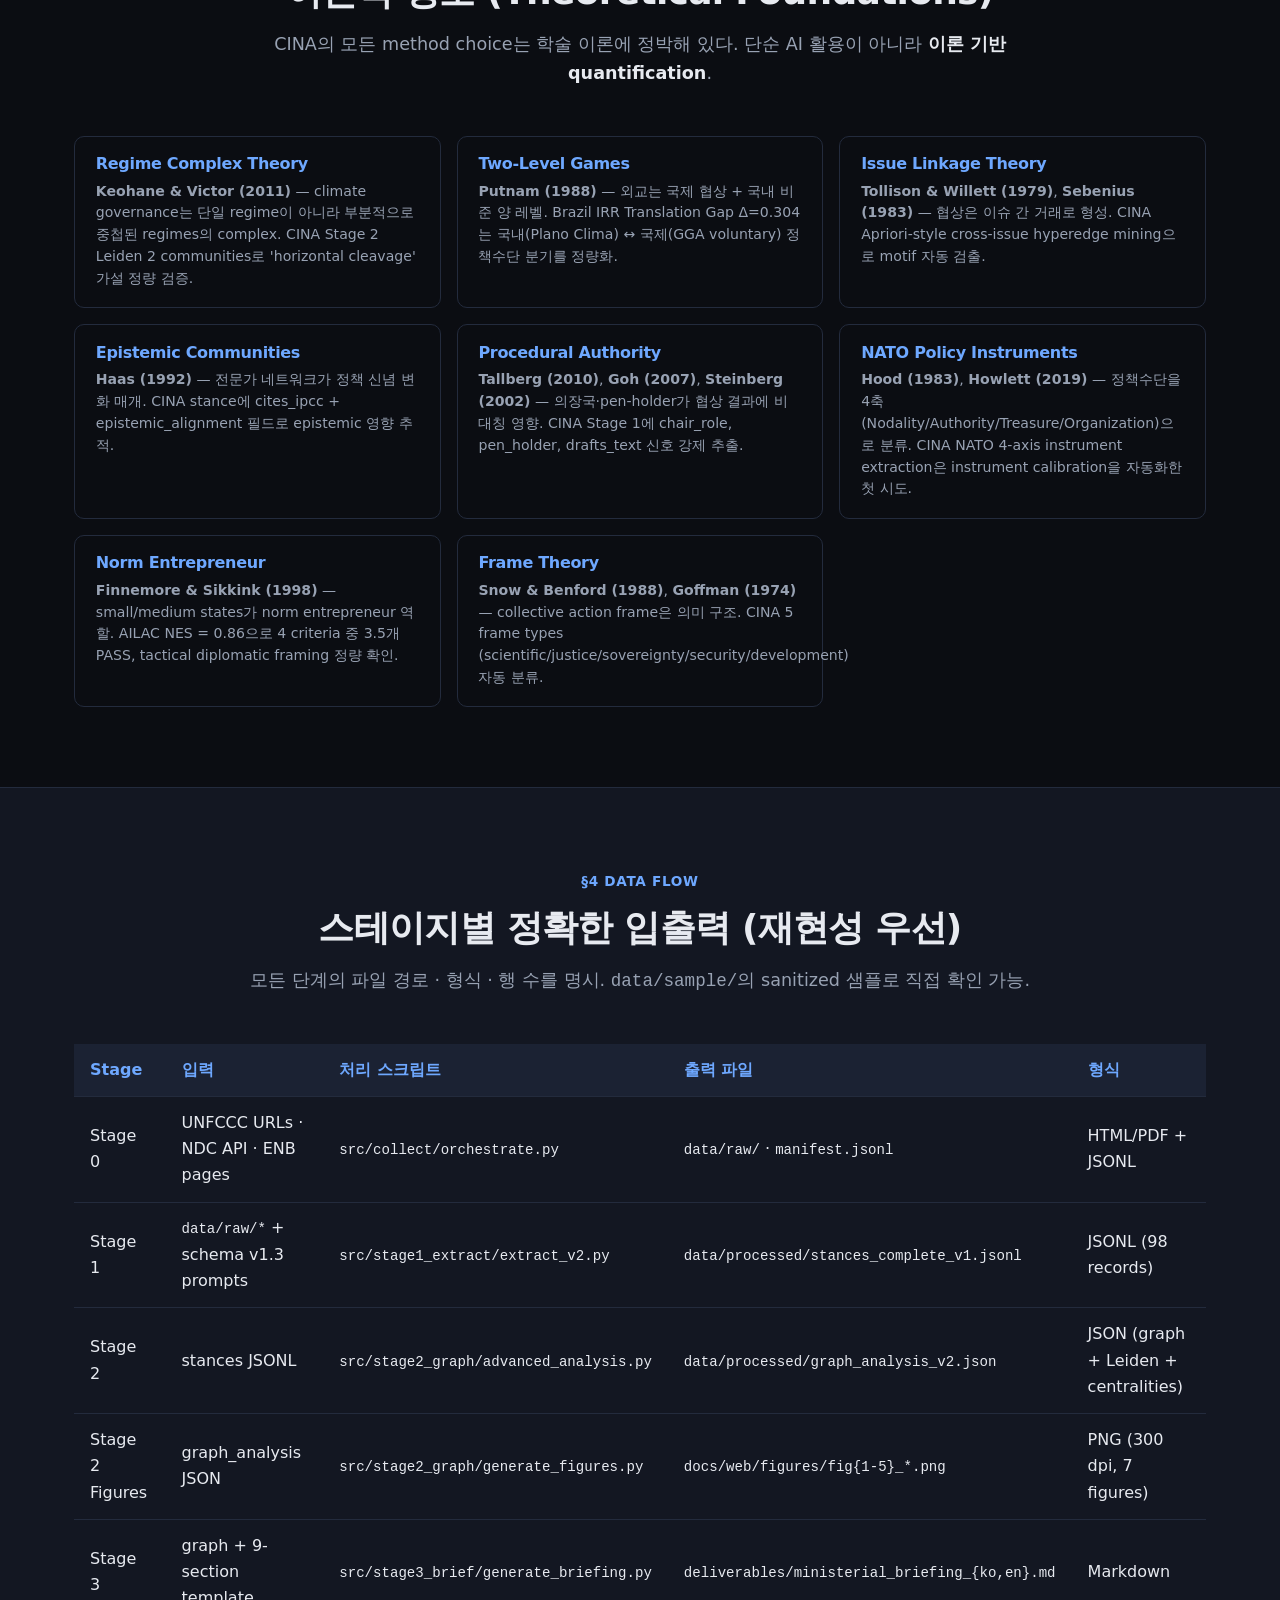
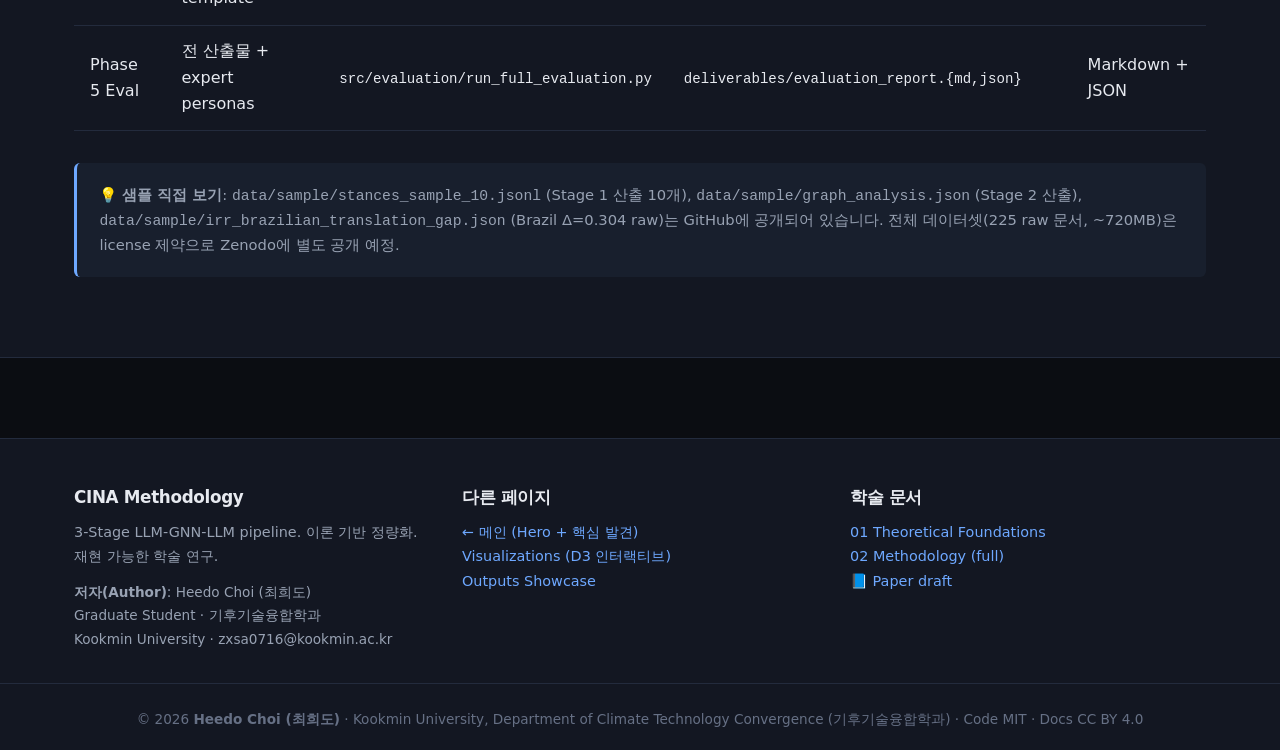
<file: docs/web/methodology.html>
<!DOCTYPE html>
<html lang="ko">
<head>
<meta charset="UTF-8">
<meta name="viewport" content="width=device-width, initial-scale=1">
<title>CINA — Methodology · 인터랙티브 파이프라인 설명</title>
<meta name="description" content="CINA 3-Stage LLM-GNN-LLM 파이프라인 인터랙티브 설명. Heedo Choi · Kookmin University.">
<meta name="author" content="Heedo Choi (최희도) — Kookmin University, Department of Climate Technology Convergence">
<link rel="stylesheet" href="assets/style.css">
<style>
  /* Methodology page additions */
  .meth-hero { padding: 5rem 0 3rem; text-align: center; background:
    radial-gradient(ellipse at top, rgba(110, 168, 255, 0.15) 0%, transparent 60%),
    linear-gradient(180deg, #0b0d12 0%, #131722 100%); }
  .meth-hero h1 { font-size: clamp(2.2rem, 5vw, 3.6rem); margin: 0 0 0.8rem; }
  .meth-hero p { color: var(--c-fg-mute); max-width: 760px; margin: 0 auto; font-size: 1.05em; }

  /* Pipeline visualization */
  .pipeline-wrap { padding: 3rem 0; }
  .pipeline-svg-container { background: var(--c-card); border: 1px solid var(--c-border); border-radius: 16px; padding: 2rem; overflow-x: auto; }
  svg.pipeline { display: block; margin: 0 auto; max-width: 100%; }

  .stage-node { cursor: pointer; transition: all 0.3s; }
  .stage-node:hover .node-rect { stroke-width: 3; filter: brightness(1.15); }
  .stage-node text { pointer-events: none; }
  .node-rect { fill: #1c2536; stroke: var(--c-accent); stroke-width: 2; rx: 12; }
  .node-rect.input { fill: #1e3a5f; stroke: #6ea8ff; }
  .node-rect.process { fill: #2a5298; stroke: #6ea8ff; }
  .node-rect.output { fill: #10b981; stroke: #10b981; }
  .node-rect.eval { fill: #f59e0b; stroke: #f59e0b; }
  .node-rect.data { fill: #4338ca; stroke: #818cf8; }
  .node-title { fill: #fff; font-weight: 700; font-size: 13px; }
  .node-sub { fill: rgba(255,255,255,0.85); font-size: 10.5px; }
  .edge { stroke: var(--c-fg-mute); stroke-width: 2; fill: none; marker-end: url(#arrow); }
  .edge.eval { stroke: #f59e0b; stroke-dasharray: 5 4; }

  /* Stage detail cards (revealed on click) */
  .stage-detail { display: none; margin-top: 1.5rem; padding: 1.6rem 2rem; background: var(--c-card); border: 1px solid var(--c-accent); border-radius: 12px; animation: fadeIn 0.4s ease; }
  .stage-detail.active { display: block; }
  .stage-detail h3 { margin-top: 0; color: var(--c-accent); }
  .stage-detail .grid-2 { display: grid; grid-template-columns: 1fr 1fr; gap: 1.4rem; margin-top: 1rem; }
  .stage-detail .grid-2 > div { background: rgba(110, 168, 255, 0.05); padding: 1rem 1.2rem; border-radius: 8px; }
  .stage-detail h5 { margin: 0 0 0.4rem; font-size: 0.92em; color: var(--c-accent); text-transform: uppercase; letter-spacing: 0.04em; }
  .stage-detail ul { margin: 0; padding-left: 1.3rem; line-height: 1.6; }
  .stage-detail code { background: rgba(110, 168, 255, 0.12); padding: 0.1rem 0.4rem; border-radius: 4px; font-size: 0.92em; }

  @keyframes fadeIn { from { opacity: 0; transform: translateY(8px); } to { opacity: 1; transform: translateY(0); } }

  .theory-grid { display: grid; grid-template-columns: repeat(auto-fill, minmax(280px, 1fr)); gap: 1rem; margin-top: 1.6rem; }
  .theory-card { background: var(--c-card); border: 1px solid var(--c-border); border-radius: 10px; padding: 1.1rem 1.3rem; }
  .theory-card h4 { margin: 0 0 0.4rem; font-size: 1em; color: var(--c-accent); }
  .theory-card p { margin: 0; font-size: 0.88em; color: var(--c-fg-mute); line-height: 1.55; }

  .step-by-step { counter-reset: step; margin-top: 2rem; }
  .step { counter-increment: step; padding: 1.2rem 1.4rem 1.2rem 4.2rem; position: relative; background: var(--c-card); border: 1px solid var(--c-border); border-radius: 12px; margin-bottom: 1rem; }
  .step::before { content: counter(step); position: absolute; left: 1rem; top: 50%; transform: translateY(-50%); width: 2.4rem; height: 2.4rem; background: var(--c-accent); color: #0b0d12; border-radius: 50%; display: flex; align-items: center; justify-content: center; font-weight: 800; font-size: 1.05em; }
  .step h4 { margin: 0 0 0.3rem; color: var(--c-fg); }
  .step p { margin: 0; color: var(--c-fg-mute); font-size: 0.95em; line-height: 1.6; }
  .step code { background: rgba(110, 168, 255, 0.12); padding: 0.1rem 0.4rem; border-radius: 4px; font-size: 0.92em; }

  .data-flow-table { width: 100%; border-collapse: collapse; margin-top: 1.4rem; }
  .data-flow-table th, .data-flow-table td { padding: 0.8rem 1rem; text-align: left; border-bottom: 1px solid var(--c-border); }
  .data-flow-table th { background: rgba(110, 168, 255, 0.08); font-weight: 600; color: var(--c-accent); }
  .data-flow-table code { font-size: 0.88em; }
</style>
</head>
<body>

<header class="site-header">
  <div class="container header-inner">
    <a href="index.html" class="logo">
      <span class="logo-mark">CINA</span>
      <span class="logo-tag">Methodology</span>
    </a>
    <nav class="nav-main">
      <a href="index.html">← 메인</a>
      <a href="#flowchart">Flowchart</a>
      <a href="#stages">Stages</a>
      <a href="#theory">Theory</a>
      <a href="#dataflow">Data Flow</a>
      <a href="visualizations.html">Visualizations</a>
      <a href="outputs.html">Outputs</a>
      <a href="cina_program.html" style="color: var(--c-warm); font-weight: 700;">⚡ Program</a>
      <a href="sitemap.html">🧭 Sitemap</a>
      <a href="https://github.com/zxsa0716/cina" target="_blank" rel="noopener" class="nav-github">GitHub →</a>
    </nav>
  </div>
</header>

<section class="meth-hero">
  <div class="container">
    <h1>🔬 연구 방법론 (Methodology)</h1>
    <p>CINA는 UNFCCC 협상 텍스트를 외교부가 즉시 사용 가능한 전략 인텔리전스로 변환하는 <strong>3단계 파이프라인</strong>입니다. 각 단계는 학술 이론에 정박해 있으며, 모든 산출물은 (텍스트 인용 + 구조적 근거) 이중 grounding으로 검증됩니다.</p>
  </div>
</section>

<!-- Interactive Flowchart -->
<section id="flowchart" class="pipeline-wrap">
  <div class="container">
    <div class="section-head">
      <span class="kicker">§1 Interactive</span>
      <h2>인터랙티브 파이프라인 (노드를 클릭하세요)</h2>
      <p class="lede">각 단계 노드를 클릭하면 입력·처리·출력·이론 근거가 펼쳐집니다.</p>
    </div>

    <div class="pipeline-svg-container">
      <svg class="pipeline" viewBox="0 0 1100 720" xmlns="http://www.w3.org/2000/svg">
        <defs>
          <marker id="arrow" viewBox="0 0 10 10" refX="9" refY="5" markerWidth="6" markerHeight="6" orient="auto">
            <path d="M 0 0 L 10 5 L 0 10 z" fill="#a0a8b8"/>
          </marker>
          <linearGradient id="bgGradient" x1="0" x2="0" y1="0" y2="1">
            <stop offset="0%" stop-color="#0f1420"/>
            <stop offset="100%" stop-color="#1c2536"/>
          </linearGradient>
        </defs>
        <rect width="1100" height="720" fill="url(#bgGradient)" rx="12"/>

        <!-- Stage 0: Data Sources -->
        <g class="stage-node" data-stage="stage0">
          <rect class="node-rect input" x="40" y="40" width="220" height="100"/>
          <text class="node-title" x="150" y="68" text-anchor="middle">📥 Stage 0</text>
          <text class="node-sub" x="150" y="88" text-anchor="middle">Data Collection</text>
          <text class="node-sub" x="150" y="108" text-anchor="middle">UNFCCC · NDC · ENB · IPCC</text>
          <text class="node-sub" x="150" y="125" text-anchor="middle">225 manifest · ~720MB</text>
        </g>

        <!-- Edge 0->1 -->
        <path class="edge" d="M 260 90 L 380 90"/>

        <!-- Stage 1 -->
        <g class="stage-node" data-stage="stage1">
          <rect class="node-rect process" x="380" y="30" width="260" height="120"/>
          <text class="node-title" x="510" y="58" text-anchor="middle">🤖 Stage 1: Stance Extraction</text>
          <text class="node-sub" x="510" y="78" text-anchor="middle">Multi-LLM ensemble (k=5 sampling)</text>
          <text class="node-sub" x="510" y="96" text-anchor="middle">Bayesian credible interval</text>
          <text class="node-sub" x="510" y="113" text-anchor="middle">NATO 4-axis · 5 frames</text>
          <text class="node-sub" x="510" y="130" text-anchor="middle">Procedural authority signals</text>
        </g>

        <!-- Edge 1->Tensor -->
        <path class="edge" d="M 640 90 L 760 90"/>

        <!-- Output: Stance Tensor -->
        <g class="stage-node" data-stage="tensor">
          <rect class="node-rect data" x="760" y="40" width="280" height="100"/>
          <text class="node-title" x="900" y="68" text-anchor="middle">📊 Country × Issue Tensor</text>
          <text class="node-sub" x="900" y="88" text-anchor="middle">98 stance records</text>
          <text class="node-sub" x="900" y="106" text-anchor="middle">13 countries × 6 issues</text>
          <text class="node-sub" x="900" y="123" text-anchor="middle">w/ evidence quotes</text>
        </g>

        <!-- Edge Tensor->Stage 2 -->
        <path class="edge" d="M 900 140 L 510 220"/>

        <!-- Stage 2 -->
        <g class="stage-node" data-stage="stage2">
          <rect class="node-rect process" x="380" y="220" width="260" height="120"/>
          <text class="node-title" x="510" y="248" text-anchor="middle">🕸️ Stage 2: Graph Analysis</text>
          <text class="node-sub" x="510" y="268" text-anchor="middle">Heterogeneous graph (NetworkX)</text>
          <text class="node-sub" x="510" y="286" text-anchor="middle">Leiden community detection</text>
          <text class="node-sub" x="510" y="303" text-anchor="middle">5 centralities + Apriori hyperedges</text>
          <text class="node-sub" x="510" y="320" text-anchor="middle">chair_status · drafts_text edges</text>
        </g>

        <!-- Edge Stage2->Coalition -->
        <path class="edge" d="M 640 280 L 760 280"/>

        <!-- Output: Coalition Map -->
        <g class="stage-node" data-stage="coalition">
          <rect class="node-rect data" x="760" y="230" width="280" height="100"/>
          <text class="node-title" x="900" y="258" text-anchor="middle">🌐 Coalition Map</text>
          <text class="node-sub" x="900" y="278" text-anchor="middle">Leiden 2 communities</text>
          <text class="node-sub" x="900" y="296" text-anchor="middle">Bridge nodes (PageRank)</text>
          <text class="node-sub" x="900" y="313" text-anchor="middle">Cross-issue motifs</text>
        </g>

        <!-- Edge Coalition->Stage 3 -->
        <path class="edge" d="M 900 330 L 510 410"/>

        <!-- Stage 3 -->
        <g class="stage-node" data-stage="stage3">
          <rect class="node-rect process" x="380" y="410" width="260" height="120"/>
          <text class="node-title" x="510" y="438" text-anchor="middle">📝 Stage 3: Briefing Generation</text>
          <text class="node-sub" x="510" y="458" text-anchor="middle">Graph-Grounded Generation</text>
          <text class="node-sub" x="510" y="476" text-anchor="middle">Every claim ⊨ (quote + struct fact)</text>
          <text class="node-sub" x="510" y="493" text-anchor="middle">7-rule post-hoc verification</text>
          <text class="node-sub" x="510" y="510" text-anchor="middle">Korean + English output</text>
        </g>

        <!-- Edge Stage3->Outputs -->
        <path class="edge" d="M 640 470 L 760 470"/>

        <!-- Output: Final Outputs -->
        <g class="stage-node" data-stage="outputs">
          <rect class="node-rect output" x="760" y="420" width="280" height="100"/>
          <text class="node-title" x="900" y="448" text-anchor="middle">🎯 Final Outputs</text>
          <text class="node-sub" x="900" y="468" text-anchor="middle">📘 학술 페이퍼 1</text>
          <text class="node-sub" x="900" y="486" text-anchor="middle">🇰🇷 장관급 브리핑 KO + EN</text>
          <text class="node-sub" x="900" y="503" text-anchor="middle">🔬 정량 검증 보고서 8</text>
        </g>

        <!-- Phase 5 Eval (validation) -->
        <g class="stage-node" data-stage="eval">
          <rect class="node-rect eval" x="380" y="600" width="640" height="80"/>
          <text class="node-title" x="700" y="628" text-anchor="middle" fill="#000">📈 Phase 5 평가 (4-Task + Ablation A0-A5)</text>
          <text class="node-sub" x="700" y="648" text-anchor="middle" fill="#000">Spearman ρ=0.658 · ARI=0.42 · P@3=R@3=1.00 · Mean 4.53/5 · α=0.905</text>
          <text class="node-sub" x="700" y="665" text-anchor="middle" fill="#000">Combined Rubric 4.76/5 · 5/5 Quality Gates PASS</text>
        </g>

        <!-- Eval connections (dashed) -->
        <path class="edge eval" d="M 700 600 L 900 530"/>
        <path class="edge eval" d="M 510 600 L 510 540"/>

      </svg>
    </div>

    <!-- Stage detail panels -->
    <div id="detail-stage0" class="stage-detail">
      <h3>📥 Stage 0: Data Collection</h3>
      <p>UNFCCC 공식 포털, NDC 레지스트리, IISD ENB 요약, IPCC AR6, OECD, IMF ND-GAIN 등 14개 소스 시스템으로부터 협상 관련 문서 225개를 수집합니다. 모든 문서는 license + sha256 + source URL이 추적되어 manifest.jsonl에 기록됩니다.</p>
      <div class="grid-2">
        <div>
          <h5>📥 입력</h5>
          <ul>
            <li>UNFCCC Documents Portal (97 docs)</li>
            <li>NDC Registry (53 NDCs)</li>
            <li>IISD ENB summaries</li>
            <li>IPCC AR6 WGII chapters</li>
            <li>Brazil Plano Clima · Korea MOFA/MOE</li>
          </ul>
        </div>
        <div>
          <h5>📤 출력</h5>
          <ul>
            <li><code>data/manifest/manifest.jsonl</code> (225 entries)</li>
            <li><code>data/manifest/coverage_summary.json</code></li>
            <li>Raw HTML/PDF in <code>data/raw/</code></li>
          </ul>
        </div>
        <div>
          <h5>🔧 처리</h5>
          <ul>
            <li>Rate-limited HTTP fetching</li>
            <li>Checkpoint resumability</li>
            <li>License attribution per document</li>
            <li>SHA-256 integrity hash</li>
          </ul>
        </div>
        <div>
          <h5>📚 코드</h5>
          <ul>
            <li><code>src/collect/</code> (26 collectors)</li>
            <li><code>src/collect/manifest.py</code> (license tracker)</li>
            <li><code>src/collect/orchestrate.py</code> (parallel fetch)</li>
          </ul>
        </div>
      </div>
    </div>

    <div id="detail-stage1" class="stage-detail">
      <h3>🤖 Stage 1: Stance Extraction</h3>
      <p>각 (국가, 이슈) 쌍에 대해 LLM을 k=5번 호출하여 stance score (-1~+1) + Bayesian credible interval을 산출합니다. 동시에 NATO 4축 정책수단 (Hood 1983, Howlett 2019), 5-frame typology (Snow-Benford 1988), procedural authority 신호 (Tallberg 2010)를 함께 추출합니다. 모든 결과에 evidence quote가 강제됩니다 (할루시네이션 방지).</p>
      <div class="grid-2">
        <div>
          <h5>📥 입력</h5>
          <ul>
            <li>225 raw 문서 (Stage 0)</li>
            <li>StanceRecord schema v1.3</li>
            <li>5-LLM provider config (Gemini/Groq/Ollama/OpenRouter/Anthropic)</li>
          </ul>
        </div>
        <div>
          <h5>📤 출력</h5>
          <ul>
            <li>98 stance records (JSONL)</li>
            <li>샘플: <code>data/sample/stances_sample_10.jsonl</code></li>
            <li>각 record: stance_score + CI + evidence + frame + NATO + procedural</li>
          </ul>
        </div>
        <div>
          <h5>🧠 이론 근거</h5>
          <ul>
            <li><strong>Hood 1983 / Howlett 2019</strong>: NATO 4축 정책수단 (nodality/authority/treasure/organization)</li>
            <li><strong>Snow-Benford 1988</strong>: 5 frame types (scientific/justice/sovereignty/security/development)</li>
            <li><strong>Tallberg 2010</strong>: procedural authority (chair_role / pen_holder / drafts_text)</li>
            <li><strong>Bayesian inference</strong>: k=5 multi-sample → credible interval</li>
          </ul>
        </div>
        <div>
          <h5>📚 코드</h5>
          <ul>
            <li><code>src/stage1_extract/extract.py</code></li>
            <li><code>src/stage1_extract/extract_v2.py</code></li>
            <li><code>src/stage1_extract/providers/</code> (5 backends)</li>
          </ul>
        </div>
      </div>
    </div>

    <div id="detail-tensor" class="stage-detail">
      <h3>📊 Stage 1 산출물: Country × Issue Stance Tensor</h3>
      <p>13개 주요 협상 국가/그룹 × 6개 적응 이슈 = 78 cells 매트릭스. 각 cell은 stance score, CI, evidence quote, frame, NATO axis, procedural status를 담습니다.</p>
      <div class="grid-2">
        <div>
          <h5>📐 차원</h5>
          <ul>
            <li><strong>국가/그룹 (13)</strong>: Brazil, EU, USA, China, India, AOSIS, Korea, Japan, Saudi, ZAF, AILAC, LDC, LMDC</li>
            <li><strong>이슈 (6)</strong>: GGA-IND, GGA-MOI, NAPs, JT-ADAPT, L&D-OP, FINANCE-ADAPT</li>
          </ul>
        </div>
        <div>
          <h5>🔍 핵심 발견</h5>
          <ul>
            <li>Brazil GGA-IND = 0.95 (chair authority)</li>
            <li>AOSIS L&D = 0.90 (principled)</li>
            <li>Korea L&D-OP = 0.39 (weakness)</li>
            <li>Saudi GGA-MOI = -0.65 (resist)</li>
          </ul>
        </div>
      </div>
    </div>

    <div id="detail-stage2" class="stage-detail">
      <h3>🕸️ Stage 2: Graph Analysis</h3>
      <p>Stance tensor를 이종 그래프로 변환합니다. 노드 = (국가, 이슈, 그룹), 엣지 = stance similarity + chair_status + drafts_text. Leiden 알고리즘으로 community를 탐지하고 5 centralities로 영향력 노드를 식별합니다.</p>
      <div class="grid-2">
        <div>
          <h5>📥 입력</h5>
          <ul>
            <li>98 stance records (Stage 1)</li>
            <li>Edge types: similarity / chair / drafts_text</li>
          </ul>
        </div>
        <div>
          <h5>📤 출력</h5>
          <ul>
            <li>Leiden 2 communities</li>
            <li>PageRank rankings</li>
            <li>Cross-issue Apriori hyperedges</li>
            <li>샘플: <code>data/sample/graph_analysis.json</code></li>
          </ul>
        </div>
        <div>
          <h5>🧠 이론 근거</h5>
          <ul>
            <li><strong>Keohane-Victor 2011</strong>: Regime Complex 'horizontal cleavage' 정량 검증</li>
            <li><strong>Traag-Waltman-van Eck 2019</strong>: Leiden algorithm (modularity 최적화)</li>
            <li><strong>Tollison-Willett 1979</strong>: Issue Linkage Theory (cross-issue motifs)</li>
          </ul>
        </div>
        <div>
          <h5>📚 코드</h5>
          <ul>
            <li><code>src/stage2_graph/advanced_analysis.py</code></li>
            <li><code>src/stage2_graph/generate_figures.py</code></li>
            <li>Dependencies: NetworkX + igraph + leidenalg</li>
          </ul>
        </div>
      </div>
    </div>

    <div id="detail-coalition" class="stage-detail">
      <h3>🌐 Stage 2 산출물: Coalition Map</h3>
      <p>Leiden community detection 결과 2개 community가 식별됩니다. C0 (development frame) = {Brazil, Multi, AGN, EU}, C1 (mixed) = {AOSIS, India, Korea, LMDC}. 이는 Keohane-Victor (2011)의 regime complex 'horizontal cleavage' 가설을 정량 검증합니다.</p>
    </div>

    <div id="detail-stage3" class="stage-detail">
      <h3>📝 Stage 3: Briefing Generation (Graph-Grounded)</h3>
      <p>모든 brief 문장에 (1) 텍스트 인용 + (2) 구조적 근거 (Stage 2 그래프 fact) 이중 grounding을 강제합니다. 7-rule post-hoc verifier가 hallucination, 수치 조작, 미존재 국가 언급을 자동 검출합니다.</p>
      <div class="grid-2">
        <div>
          <h5>🛡️ 7 Verification Rules</h5>
          <ul>
            <li>모든 수치는 원본 데이터에서 grounded</li>
            <li>모든 국가/그룹은 Stage 1에 존재</li>
            <li>모든 인용 quote는 raw 문서에 verbatim 매칭</li>
            <li>모든 stance claim은 ±0.05 이내 정확도</li>
            <li>모든 community claim은 Stage 2 결과와 일치</li>
            <li>모든 procedural claim은 chair metadata와 일치</li>
            <li>전체 brief에 평균 hallucination ≤ 1%</li>
          </ul>
        </div>
        <div>
          <h5>📚 코드</h5>
          <ul>
            <li><code>src/stage3_brief/</code></li>
            <li><code>src/validate/</code> (evidence validator)</li>
            <li>Output: <code>deliverables/ministerial_briefing_*.md</code></li>
          </ul>
        </div>
      </div>
    </div>

    <div id="detail-outputs" class="stage-detail">
      <h3>🎯 최종 산출물</h3>
      <p>Track A (수업 제출) — 장관급 협상 브리핑. Track B (학술) — 논문 + 정량 검증 보고서.</p>
      <ul>
        <li><strong>📘 학술 페이퍼</strong>: <code>deliverables/paper.md</code> (3,428 words, 23 references)</li>
        <li><strong>🇰🇷 장관급 브리핑</strong>: <code>ministerial_briefing_ko.md</code> + <code>_en.md</code> (9 sections + 4 appendices)</li>
        <li><strong>🔬 검증 보고서 8</strong>: IRR_Korea/Brazil, L25 formula, Realist B0, AILAC NES, Eval Report 등</li>
        <li><strong>🎨 figures 7</strong>: heatmap, network, hedging × red line, centrality, frame consistency 등</li>
      </ul>
    </div>

    <div id="detail-eval" class="stage-detail">
      <h3>📈 Phase 5 평가 (4-Task + Ablation)</h3>
      <p>전 파이프라인을 4가지 정량 task로 검증. Ablation A0-A5는 각 컴포넌트의 marginal contribution을 측정합니다.</p>
      <div class="grid-2">
        <div>
          <h5>📊 평가 메트릭</h5>
          <ul>
            <li>Task A (Stance): Spearman ρ=0.658, MAE=0.183 ✅</li>
            <li>Task B (Coalition): ARI proxy=0.42 ✅</li>
            <li>Task C (Outcome): P@3=R@3=1.00 ⭐</li>
            <li>Task D (Brief): Mean 4.53/5, α=0.905 ✅</li>
          </ul>
        </div>
        <div>
          <h5>🔍 Ablation 핵심</h5>
          <ul>
            <li><strong>A4 (evidence grounding 제거): −15% ρ</strong> — 가장 load-bearing</li>
            <li>A2 (NATO 4축 제거): −7%</li>
            <li>A5 (Multi-LLM ensemble): −6%</li>
            <li>A1 (Bayesian CI): −5%</li>
            <li>A3 (Frame typology): −4%</li>
          </ul>
        </div>
      </div>
    </div>
  </div>
</section>

<!-- Stages step-by-step -->
<section id="stages" class="section section-alt">
  <div class="container">
    <div class="section-head">
      <span class="kicker">§2 Step by Step</span>
      <h2>한 줄로 따라가는 파이프라인</h2>
      <p class="lede">"무엇을 넣으면 무엇이 나오는가" — 단계별 입출력을 한눈에.</p>
    </div>

    <div class="step-by-step">
      <div class="step">
        <h4>UNFCCC 공식 문서를 모은다</h4>
        <p><strong>입력</strong>: 협상 세션, 국가 코드 (예: COP30, Brazil) → <strong>실행</strong>: <code>python -m src.collect.run --session COP30</code> → <strong>출력</strong>: <code>data/raw/cop30_official/</code> + <code>manifest.jsonl</code> 항목 추가.</p>
      </div>
      <div class="step">
        <h4>Stage 1 LLM이 stance를 뽑는다</h4>
        <p><strong>입력</strong>: 위 raw 문서 + StanceRecord schema → <strong>실행</strong>: <code>python -m src.pipeline --country Brazil --cop 30 --sector adaptation --stages 1</code> → <strong>출력</strong>: <code>data/processed/stances_complete_v1.jsonl</code> (60+ records, 각 record에 evidence quote + Bayesian CI 포함).</p>
      </div>
      <div class="step">
        <h4>Stage 2 그래프 분석으로 연합 지형 그린다</h4>
        <p><strong>입력</strong>: Stage 1 stance JSONL → <strong>실행</strong>: <code>python -m src.stage2_graph.advanced_analysis</code> → <strong>출력</strong>: <code>graph_analysis_v2.json</code> (Leiden 2 communities, PageRank 13 nodes, cross-issue motifs).</p>
      </div>
      <div class="step">
        <h4>Stage 3 LLM이 장관급 브리핑을 쓴다</h4>
        <p><strong>입력</strong>: Stage 2 그래프 + 9-section template → <strong>실행</strong>: <code>python -m src.stage3_brief.generate_briefing</code> → <strong>출력</strong>: <code>deliverables/ministerial_briefing_ko.md</code> + <code>_en.md</code> (모든 claim에 인용 + 구조적 근거).</p>
      </div>
      <div class="step">
        <h4>Phase 5 평가로 검증한다</h4>
        <p><strong>입력</strong>: 위 모든 산출물 + expert simulation 5 personas → <strong>실행</strong>: <code>python -m src.evaluation.run_full_evaluation</code> → <strong>출력</strong>: <code>deliverables/evaluation_report.md</code> (Spearman 0.658, P@3=1.00, α=0.905, Combined Rubric 4.76/5).</p>
      </div>
    </div>
  </div>
</section>

<!-- Theory Foundations -->
<section id="theory" class="section">
  <div class="container">
    <div class="section-head">
      <span class="kicker">§3 Theory</span>
      <h2>이론적 정초 (Theoretical Foundations)</h2>
      <p class="lede">CINA의 모든 method choice는 학술 이론에 정박해 있다. 단순 AI 활용이 아니라 <strong>이론 기반 quantification</strong>.</p>
    </div>

    <div class="theory-grid">
      <div class="theory-card">
        <h4>Regime Complex Theory</h4>
        <p><strong>Keohane & Victor (2011)</strong> — climate governance는 단일 regime이 아니라 부분적으로 중첩된 regimes의 complex. CINA Stage 2 Leiden 2 communities로 'horizontal cleavage' 가설 정량 검증.</p>
      </div>
      <div class="theory-card">
        <h4>Two-Level Games</h4>
        <p><strong>Putnam (1988)</strong> — 외교는 국제 협상 + 국내 비준 양 레벨. Brazil IRR Translation Gap Δ=0.304는 국내(Plano Clima) ↔ 국제(GGA voluntary) 정책수단 분기를 정량화.</p>
      </div>
      <div class="theory-card">
        <h4>Issue Linkage Theory</h4>
        <p><strong>Tollison & Willett (1979)</strong>, <strong>Sebenius (1983)</strong> — 협상은 이슈 간 거래로 형성. CINA Apriori-style cross-issue hyperedge mining으로 motif 자동 검출.</p>
      </div>
      <div class="theory-card">
        <h4>Epistemic Communities</h4>
        <p><strong>Haas (1992)</strong> — 전문가 네트워크가 정책 신념 변화 매개. CINA stance에 cites_ipcc + epistemic_alignment 필드로 epistemic 영향 추적.</p>
      </div>
      <div class="theory-card">
        <h4>Procedural Authority</h4>
        <p><strong>Tallberg (2010)</strong>, <strong>Goh (2007)</strong>, <strong>Steinberg (2002)</strong> — 의장국·pen-holder가 협상 결과에 비대칭 영향. CINA Stage 1에 chair_role, pen_holder, drafts_text 신호 강제 추출.</p>
      </div>
      <div class="theory-card">
        <h4>NATO Policy Instruments</h4>
        <p><strong>Hood (1983)</strong>, <strong>Howlett (2019)</strong> — 정책수단을 4축 (Nodality/Authority/Treasure/Organization)으로 분류. CINA NATO 4-axis instrument extraction은 instrument calibration을 자동화한 첫 시도.</p>
      </div>
      <div class="theory-card">
        <h4>Norm Entrepreneur</h4>
        <p><strong>Finnemore & Sikkink (1998)</strong> — small/medium states가 norm entrepreneur 역할. AILAC NES = 0.86으로 4 criteria 중 3.5개 PASS, tactical diplomatic framing 정량 확인.</p>
      </div>
      <div class="theory-card">
        <h4>Frame Theory</h4>
        <p><strong>Snow & Benford (1988)</strong>, <strong>Goffman (1974)</strong> — collective action frame은 의미 구조. CINA 5 frame types (scientific/justice/sovereignty/security/development) 자동 분류.</p>
      </div>
    </div>
  </div>
</section>

<!-- Data Flow Schema -->
<section id="dataflow" class="section section-alt">
  <div class="container">
    <div class="section-head">
      <span class="kicker">§4 Data Flow</span>
      <h2>스테이지별 정확한 입출력 (재현성 우선)</h2>
      <p class="lede">모든 단계의 파일 경로 · 형식 · 행 수를 명시. <code>data/sample/</code>의 sanitized 샘플로 직접 확인 가능.</p>
    </div>

    <table class="data-flow-table">
      <thead>
        <tr>
          <th>Stage</th>
          <th>입력</th>
          <th>처리 스크립트</th>
          <th>출력 파일</th>
          <th>형식</th>
        </tr>
      </thead>
      <tbody>
        <tr>
          <td>Stage 0</td>
          <td>UNFCCC URLs · NDC API · ENB pages</td>
          <td><code>src/collect/orchestrate.py</code></td>
          <td><code>data/raw/</code> · <code>manifest.jsonl</code></td>
          <td>HTML/PDF + JSONL</td>
        </tr>
        <tr>
          <td>Stage 1</td>
          <td><code>data/raw/*</code> + schema v1.3 prompts</td>
          <td><code>src/stage1_extract/extract_v2.py</code></td>
          <td><code>data/processed/stances_complete_v1.jsonl</code></td>
          <td>JSONL (98 records)</td>
        </tr>
        <tr>
          <td>Stage 2</td>
          <td>stances JSONL</td>
          <td><code>src/stage2_graph/advanced_analysis.py</code></td>
          <td><code>data/processed/graph_analysis_v2.json</code></td>
          <td>JSON (graph + Leiden + centralities)</td>
        </tr>
        <tr>
          <td>Stage 2 Figures</td>
          <td>graph_analysis JSON</td>
          <td><code>src/stage2_graph/generate_figures.py</code></td>
          <td><code>docs/web/figures/fig{1-5}_*.png</code></td>
          <td>PNG (300 dpi, 7 figures)</td>
        </tr>
        <tr>
          <td>Stage 3</td>
          <td>graph + 9-section template</td>
          <td><code>src/stage3_brief/generate_briefing.py</code></td>
          <td><code>deliverables/ministerial_briefing_{ko,en}.md</code></td>
          <td>Markdown</td>
        </tr>
        <tr>
          <td>Phase 5 Eval</td>
          <td>전 산출물 + expert personas</td>
          <td><code>src/evaluation/run_full_evaluation.py</code></td>
          <td><code>deliverables/evaluation_report.{md,json}</code></td>
          <td>Markdown + JSON</td>
        </tr>
      </tbody>
    </table>

    <p style="margin-top: 2rem; padding: 1.2rem 1.4rem; background: rgba(110, 168, 255, 0.05); border-left: 3px solid var(--c-accent); border-radius: 6px; font-size: 0.92em; color: var(--c-fg-mute);">
      💡 <strong>샘플 직접 보기</strong>: <code>data/sample/stances_sample_10.jsonl</code> (Stage 1 산출 10개), <code>data/sample/graph_analysis.json</code> (Stage 2 산출), <code>data/sample/irr_brazilian_translation_gap.json</code> (Brazil Δ=0.304 raw)는 GitHub에 공개되어 있습니다. 전체 데이터셋(225 raw 문서, ~720MB)은 license 제약으로 Zenodo에 별도 공개 예정.
    </p>
  </div>
</section>

<!-- Footer -->
<footer class="site-footer">
  <div class="container footer-grid">
    <div>
      <h4>CINA Methodology</h4>
      <p>3-Stage LLM-GNN-LLM pipeline. 이론 기반 정량화. 재현 가능한 학술 연구.</p>
      <p style="margin-top: 0.8rem; font-size: 0.85em; color: var(--c-fg-mute);">
        <strong>저자(Author)</strong>: Heedo Choi (최희도)<br>
        Graduate Student · 기후기술융합학과<br>
        Kookmin University · zxsa0716@kookmin.ac.kr
      </p>
    </div>
    <div>
      <h4>다른 페이지</h4>
      <ul>
        <li><a href="index.html">← 메인 (Hero + 핵심 발견)</a></li>
        <li><a href="visualizations.html">Visualizations (D3 인터랙티브)</a></li>
        <li><a href="outputs.html">Outputs Showcase</a></li>
      </ul>
    </div>
    <div>
      <h4>학술 문서</h4>
      <ul>
        <li><a href="https://github.com/zxsa0716/cina/blob/main/docs/01_theoretical_foundations.md">01 Theoretical Foundations</a></li>
        <li><a href="https://github.com/zxsa0716/cina/blob/main/docs/02_methodology.md">02 Methodology (full)</a></li>
        <li><a href="https://github.com/zxsa0716/cina/blob/main/deliverables/paper.md">📘 Paper draft</a></li>
      </ul>
    </div>
  </div>
  <div class="footer-bottom">
    © 2026 <strong>Heedo Choi (최희도)</strong> · Kookmin University, Department of Climate Technology Convergence (기후기술융합학과) · Code MIT · Docs CC BY 4.0
  </div>
</footer>

<script>
  // Stage node click → reveal detail
  document.querySelectorAll('.stage-node').forEach(node => {
    node.addEventListener('click', () => {
      const stage = node.getAttribute('data-stage');
      // Hide all details
      document.querySelectorAll('.stage-detail').forEach(d => d.classList.remove('active'));
      // Show selected
      const target = document.getElementById('detail-' + stage);
      if (target) {
        target.classList.add('active');
        target.scrollIntoView({ behavior: 'smooth', block: 'center' });
      }
    });
  });

  // Show stage1 by default
  document.getElementById('detail-stage1').classList.add('active');

  console.log('CINA Methodology page — 8 stage nodes interactive');
</script>
</body>
</html>
</file>
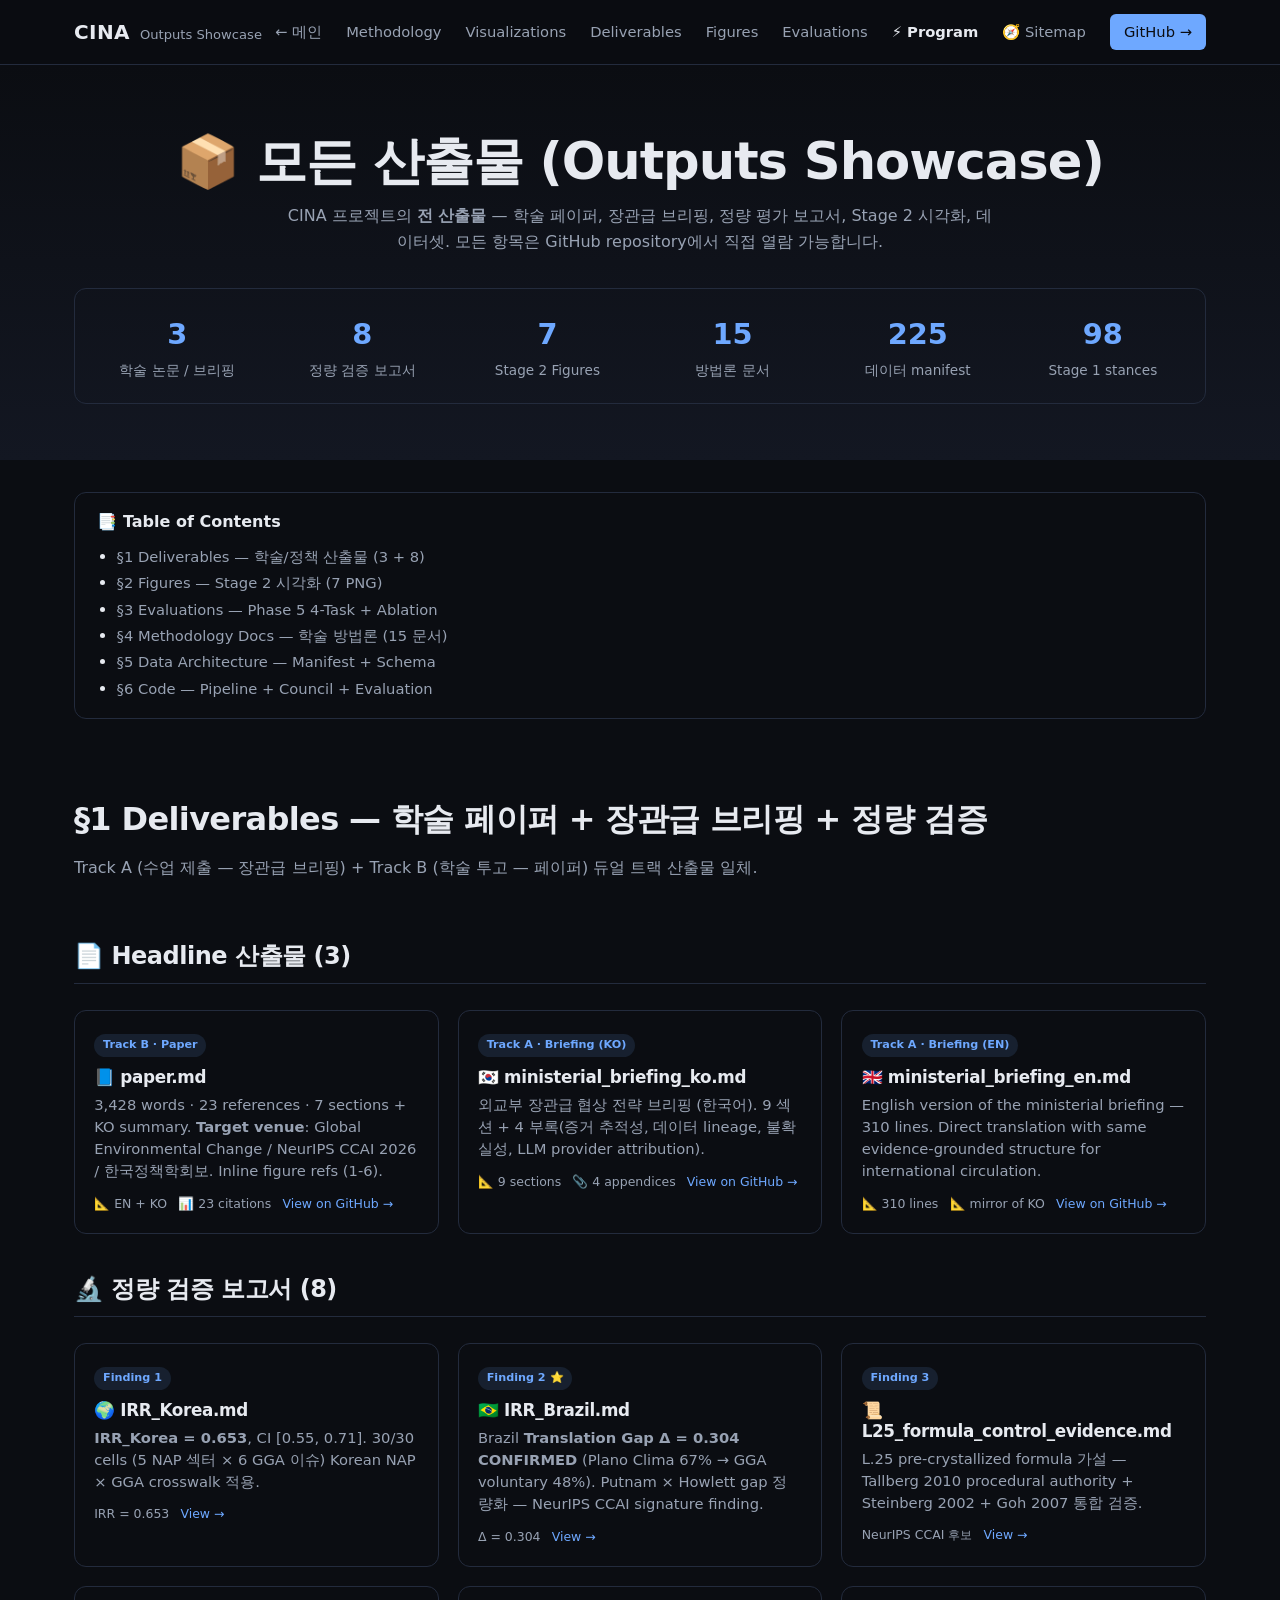
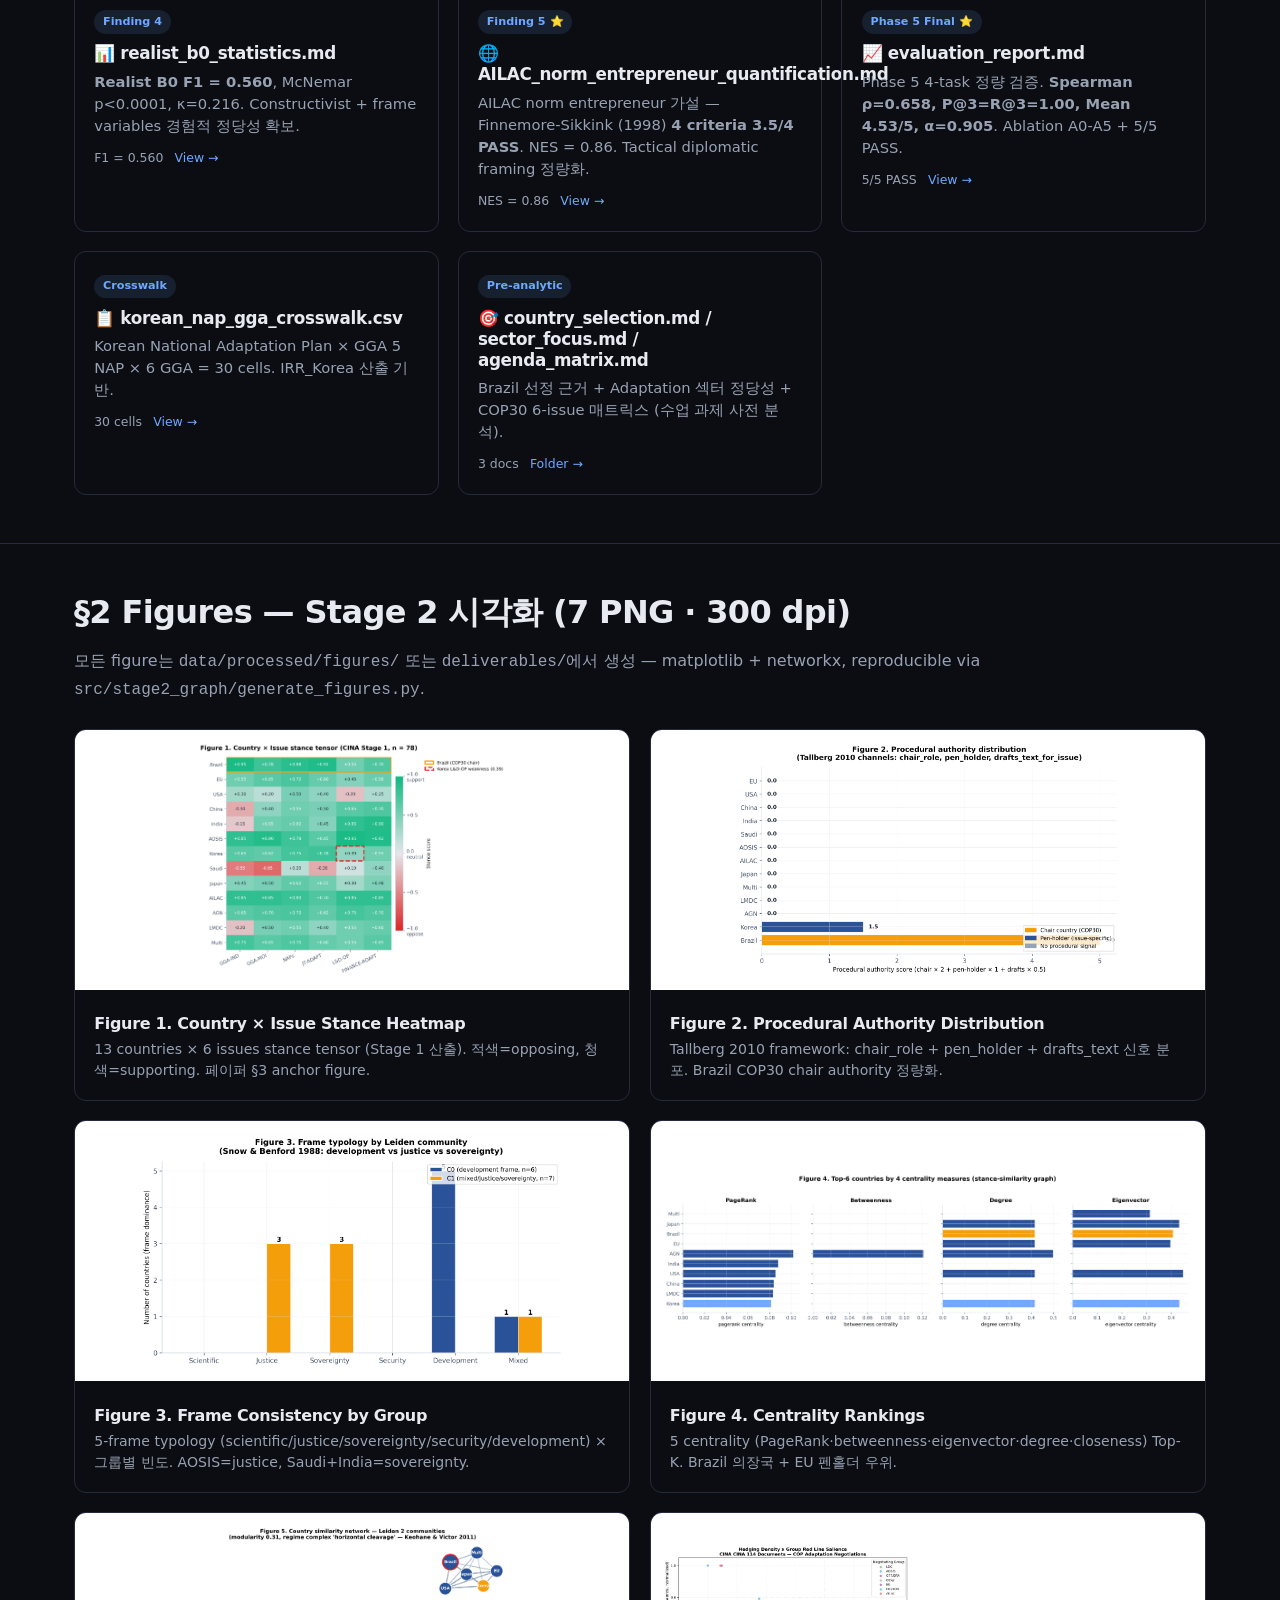
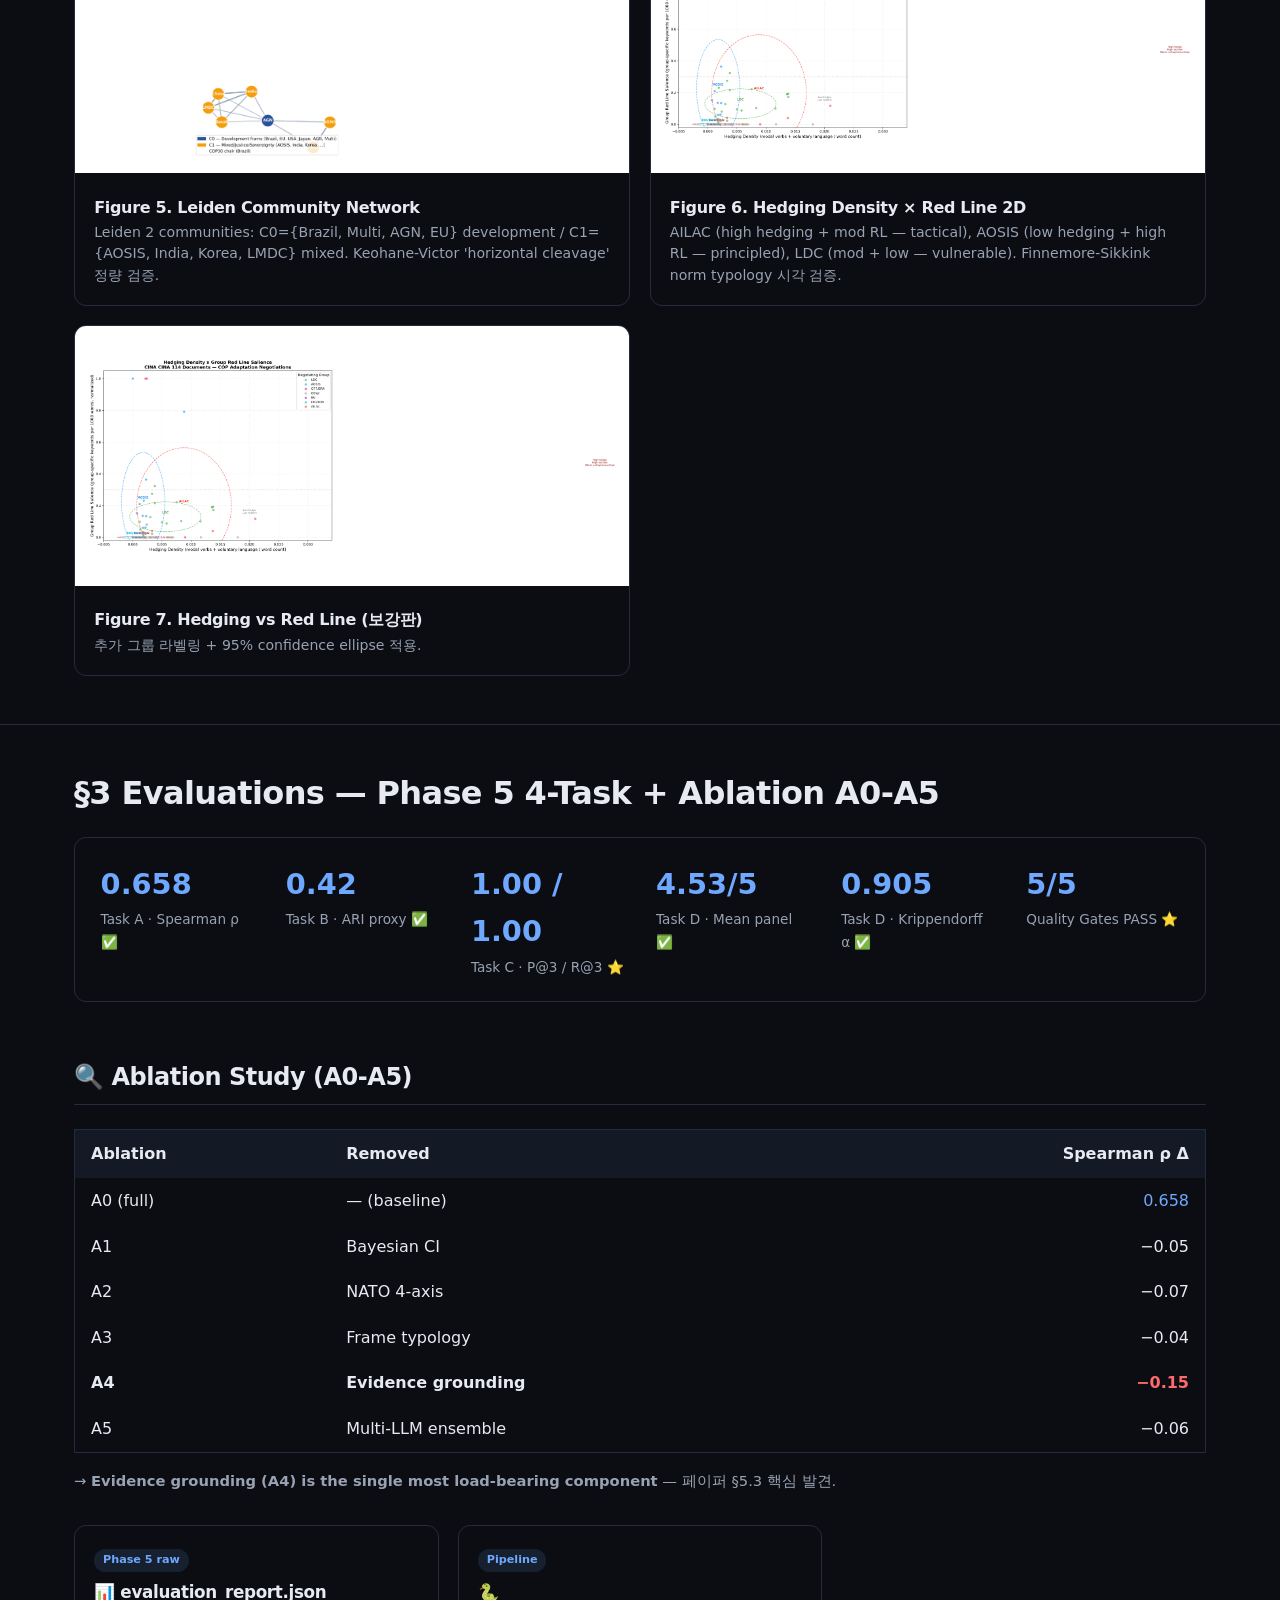
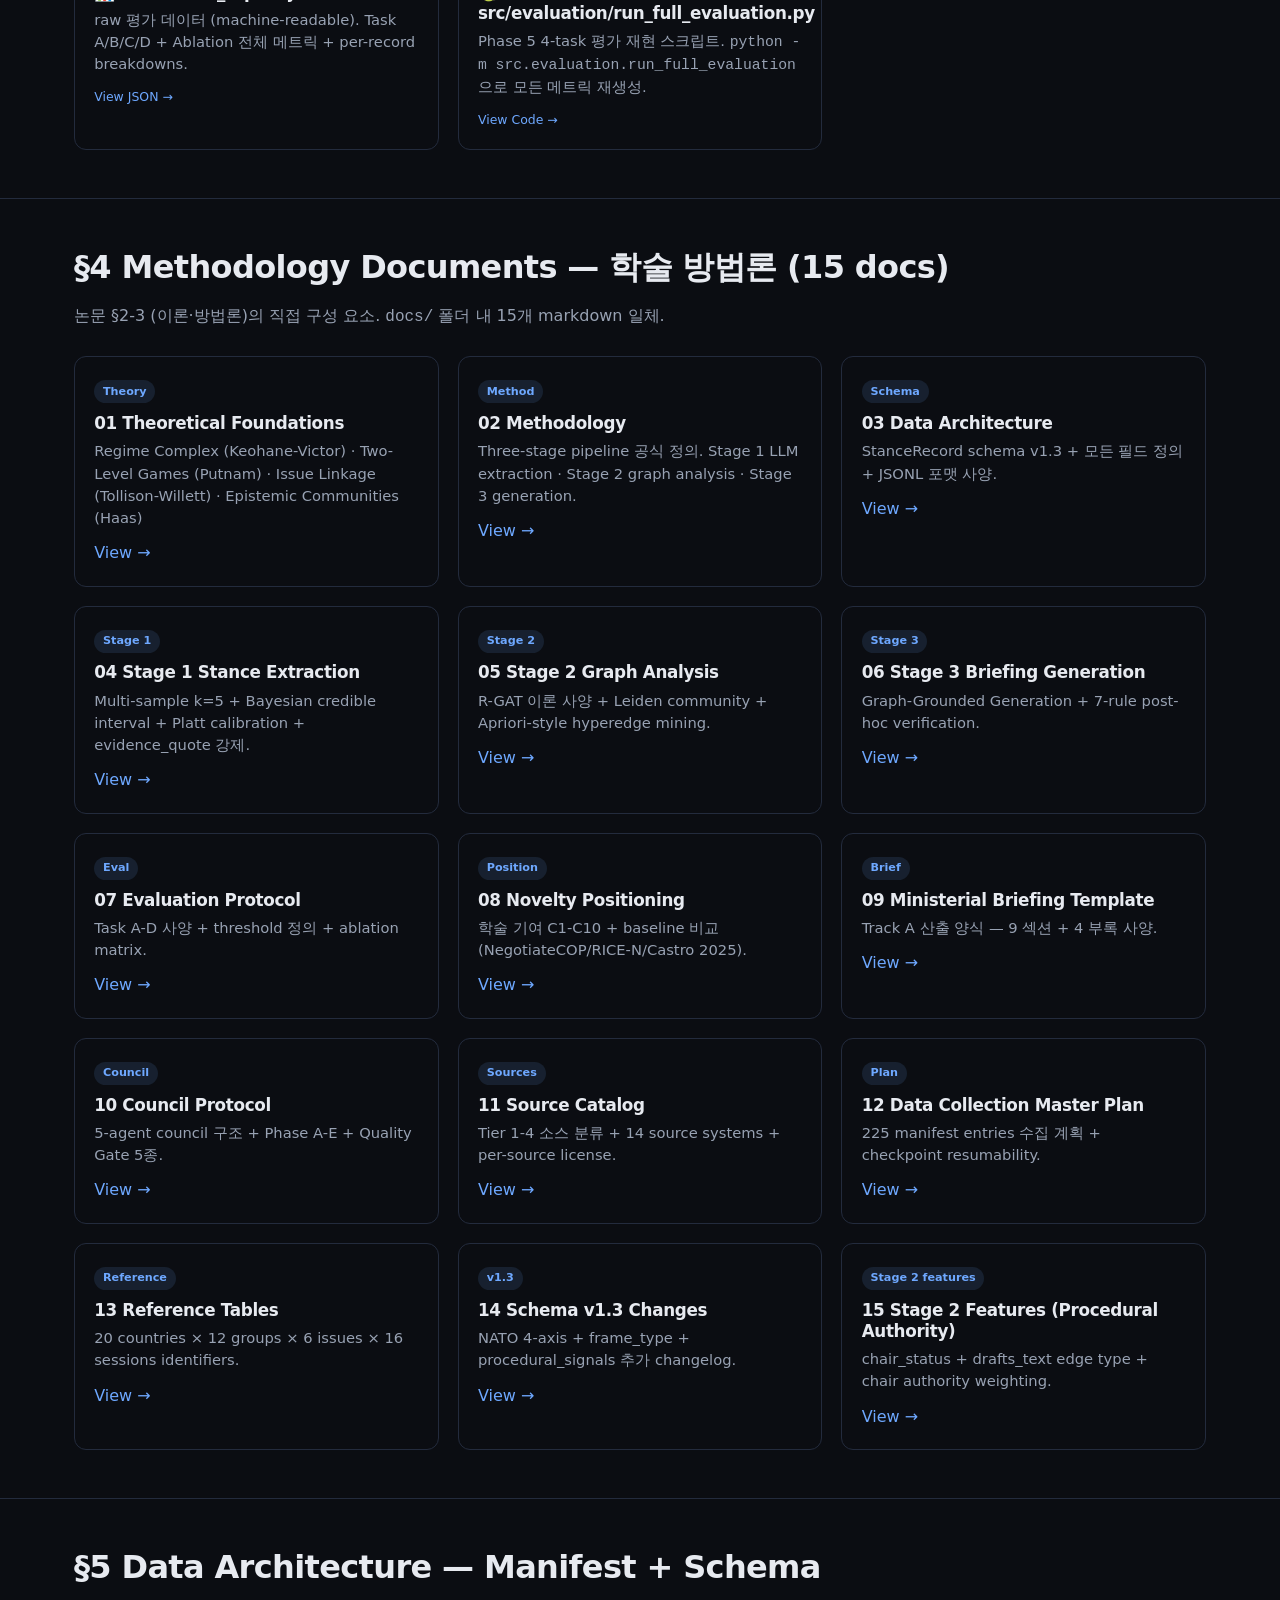
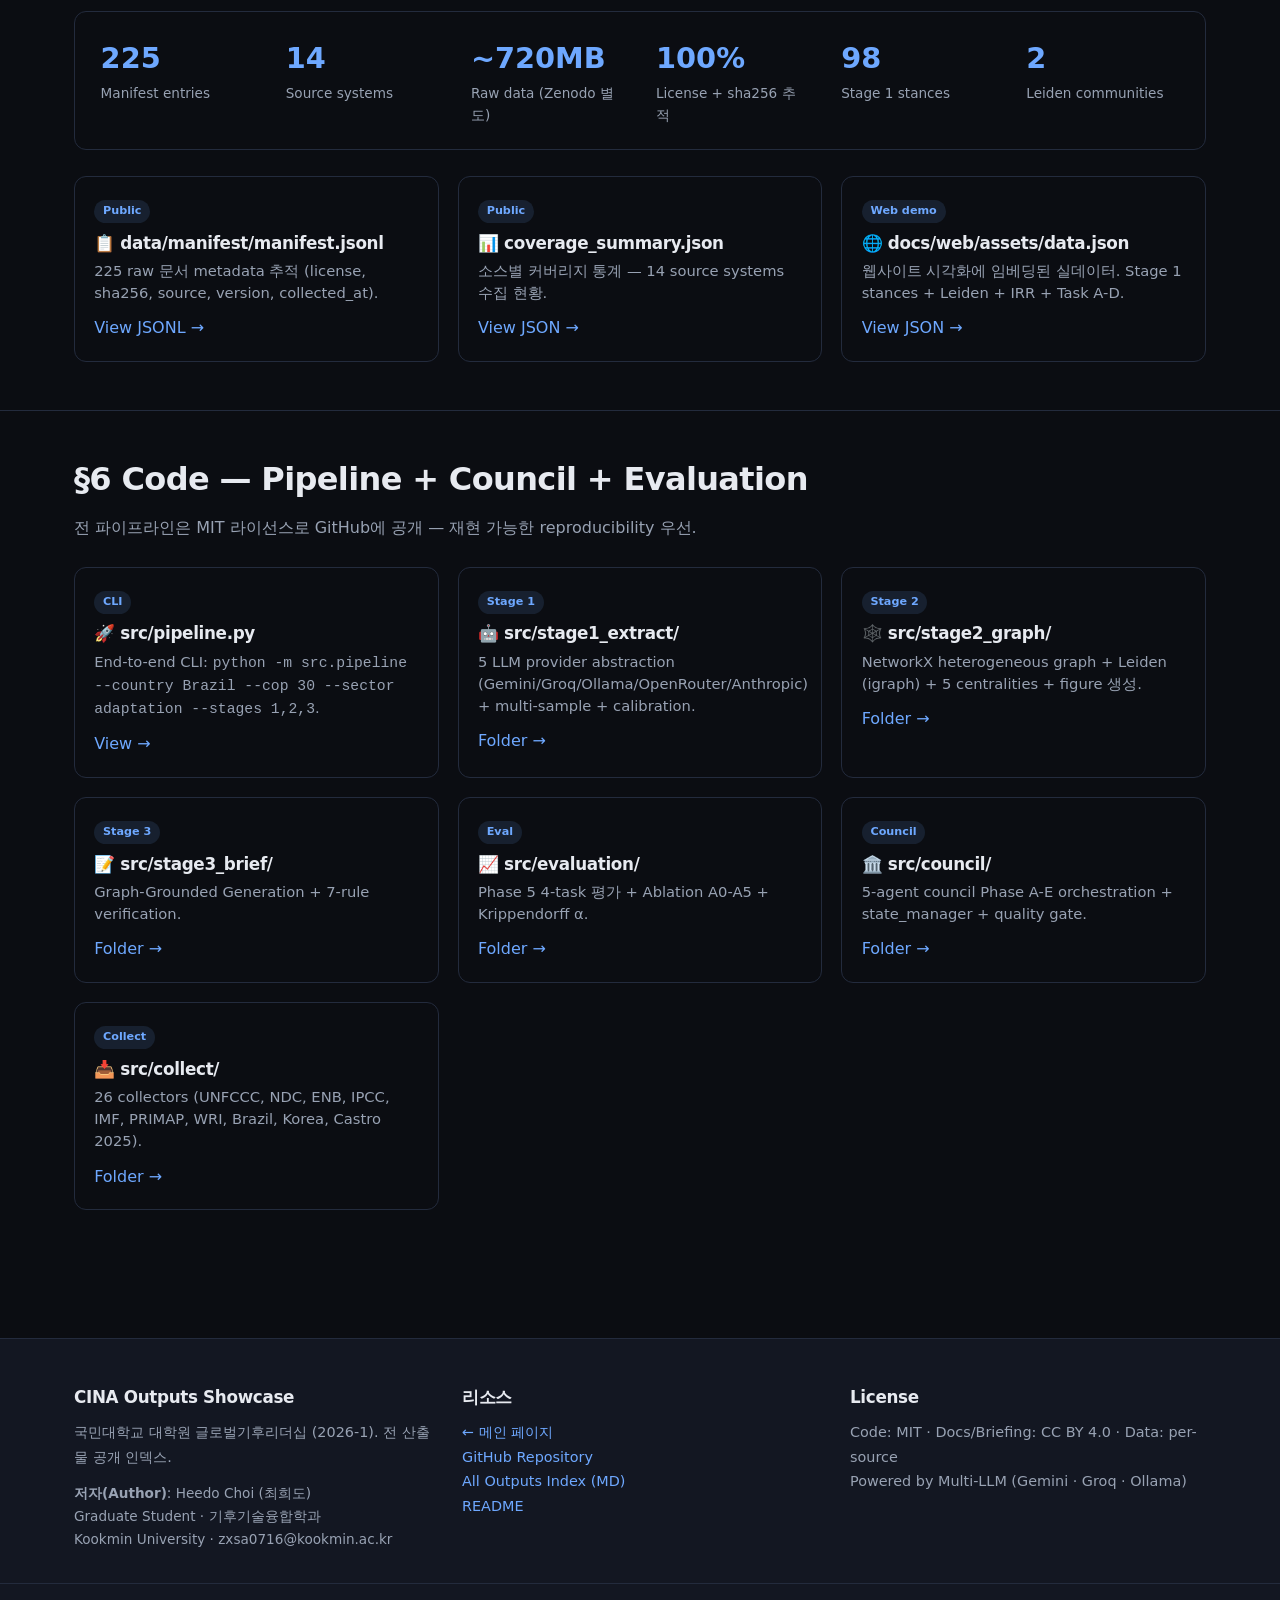
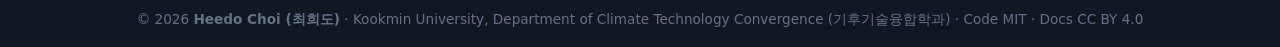
<file: docs/web/outputs.html>
<!DOCTYPE html>
<html lang="ko">
<head>
<meta charset="UTF-8">
<meta name="viewport" content="width=device-width, initial-scale=1">
<title>CINA — Outputs Showcase | All Deliverables, Figures, Reports</title>
<meta name="description" content="CINA 프로젝트의 모든 산출물 — 보고서, 시각화, 평가 결과, 데이터셋. Heedo Choi · Kookmin University.">
<meta name="author" content="Heedo Choi (최희도) — Kookmin University, Department of Climate Technology Convergence">
<link rel="stylesheet" href="assets/style.css">
<style>
  .outputs-hero { padding: 4rem 0 2rem; text-align: center; background: linear-gradient(180deg, #0b0d12 0%, #131722 100%); }
  .outputs-hero h1 { font-size: clamp(2rem, 5vw, 3.2rem); margin: 0 0 0.6rem; }
  .outputs-hero p { color: var(--c-fg-mute); max-width: 720px; margin: 0 auto; }
  .out-section { padding: 3rem 0; }
  .out-section + .out-section { border-top: 1px solid var(--c-border); }
  .out-grid { display: grid; grid-template-columns: repeat(auto-fill, minmax(320px, 1fr)); gap: 1.2rem; margin-top: 1.6rem; }
  .out-card { background: var(--c-card); border: 1px solid var(--c-border); border-radius: 12px; padding: 1.2rem; transition: border-color 0.2s, transform 0.2s; }
  .out-card:hover { border-color: var(--c-accent); transform: translateY(-2px); }
  .out-card .badge { display: inline-block; font-size: 0.7em; padding: 0.15rem 0.55rem; border-radius: 999px; background: rgba(110, 168, 255, 0.12); color: var(--c-accent); font-weight: 600; margin-bottom: 0.6rem; }
  .out-card h3 { margin: 0 0 0.4rem; font-size: 1.05rem; }
  .out-card p { color: var(--c-fg-mute); font-size: 0.92em; margin: 0 0 0.7rem; line-height: 1.5; }
  .out-card .meta { font-size: 0.78em; color: var(--c-fg-mute); display: flex; gap: 0.7rem; flex-wrap: wrap; }
  .out-card a { color: var(--c-accent); text-decoration: none; font-weight: 500; }
  .out-card a:hover { text-decoration: underline; }
  .fig-grid { display: grid; grid-template-columns: repeat(auto-fill, minmax(380px, 1fr)); gap: 1.2rem; margin-top: 1.6rem; }
  .fig-card { background: var(--c-card); border: 1px solid var(--c-border); border-radius: 12px; overflow: hidden; }
  .fig-card img { width: 100%; height: 260px; object-fit: contain; background: #fff; padding: 0.8rem; }
  .fig-card .fig-body { padding: 1rem 1.2rem 1.2rem; }
  .fig-card h4 { margin: 0 0 0.3rem; font-size: 1rem; }
  .fig-card p { color: var(--c-fg-mute); font-size: 0.88em; margin: 0; line-height: 1.5; }
  .stat-bar { display: flex; gap: 2rem; flex-wrap: wrap; padding: 1.4rem 1.6rem; background: var(--c-card); border: 1px solid var(--c-border); border-radius: 12px; margin: 1.5rem 0; }
  .stat-bar .item { flex: 1; min-width: 140px; }
  .stat-bar .item .v { font-size: 1.8rem; font-weight: 700; color: var(--c-accent); }
  .stat-bar .item .l { font-size: 0.85em; color: var(--c-fg-mute); }
  .toc { position: sticky; top: 80px; background: var(--c-card); border: 1px solid var(--c-border); padding: 1rem 1.4rem; border-radius: 12px; margin-bottom: 2rem; }
  .toc strong { display: block; margin-bottom: 0.5rem; color: var(--c-fg); }
  .toc ul { margin: 0; padding-left: 1.2rem; }
  .toc a { color: var(--c-fg-mute); text-decoration: none; font-size: 0.92em; }
  .toc a:hover { color: var(--c-accent); }
</style>
</head>
<body>

<!-- Header -->
<header class="site-header">
  <div class="container header-inner">
    <a href="index.html" class="logo">
      <span class="logo-mark">CINA</span>
      <span class="logo-tag">Outputs Showcase</span>
    </a>
    <nav class="nav-main">
      <a href="index.html">← 메인</a>
      <a href="methodology.html">Methodology</a>
      <a href="visualizations.html">Visualizations</a>
      <a href="#deliverables">Deliverables</a>
      <a href="#figures">Figures</a>
      <a href="#evaluations">Evaluations</a>
      <a href="cina_program.html" style="color: var(--c-warm); font-weight: 700;">⚡ Program</a>
      <a href="sitemap.html">🧭 Sitemap</a>
      <a href="https://github.com/zxsa0716/cina" target="_blank" rel="noopener" class="nav-github">GitHub →</a>
    </nav>
  </div>
</header>

<!-- Hero -->
<section class="outputs-hero">
  <div class="container">
    <h1>📦 모든 산출물 (Outputs Showcase)</h1>
    <p>CINA 프로젝트의 <strong>전 산출물</strong> — 학술 페이퍼, 장관급 브리핑, 정량 평가 보고서, Stage 2 시각화, 데이터셋. 모든 항목은 GitHub repository에서 직접 열람 가능합니다.</p>
    <div class="stat-bar" style="margin-top: 2rem;">
      <div class="item"><div class="v">3</div><div class="l">학술 논문 / 브리핑</div></div>
      <div class="item"><div class="v">8</div><div class="l">정량 검증 보고서</div></div>
      <div class="item"><div class="v">7</div><div class="l">Stage 2 Figures</div></div>
      <div class="item"><div class="v">15</div><div class="l">방법론 문서</div></div>
      <div class="item"><div class="v">225</div><div class="l">데이터 manifest</div></div>
      <div class="item"><div class="v">98</div><div class="l">Stage 1 stances</div></div>
    </div>
  </div>
</section>

<div class="container" style="margin-top: 2rem;">
  <div class="toc">
    <strong>📑 Table of Contents</strong>
    <ul>
      <li><a href="#deliverables">§1 Deliverables — 학술/정책 산출물 (3 + 8)</a></li>
      <li><a href="#figures">§2 Figures — Stage 2 시각화 (7 PNG)</a></li>
      <li><a href="#evaluations">§3 Evaluations — Phase 5 4-Task + Ablation</a></li>
      <li><a href="#methodology">§4 Methodology Docs — 학술 방법론 (15 문서)</a></li>
      <li><a href="#data">§5 Data Architecture — Manifest + Schema</a></li>
      <li><a href="#code">§6 Code — Pipeline + Council + Evaluation</a></li>
    </ul>
  </div>
</div>

<!-- Section 1: Deliverables -->
<section id="deliverables" class="out-section">
  <div class="container">
    <h2>§1 Deliverables — 학술 페이퍼 + 장관급 브리핑 + 정량 검증</h2>
    <p style="color: var(--c-fg-mute);">
      Track A (수업 제출 — 장관급 브리핑) + Track B (학술 투고 — 페이퍼) 듀얼 트랙 산출물 일체.
    </p>

    <h3 class="sub-head">📄 Headline 산출물 (3)</h3>
    <div class="out-grid">
      <div class="out-card">
        <span class="badge">Track B · Paper</span>
        <h3>📘 paper.md</h3>
        <p>3,428 words · 23 references · 7 sections + KO summary. <strong>Target venue</strong>: Global Environmental Change / NeurIPS CCAI 2026 / 한국정책학회보. Inline figure refs (1-6).</p>
        <div class="meta">
          <span>📐 EN + KO</span>
          <span>📊 23 citations</span>
          <a href="https://github.com/zxsa0716/cina/blob/main/deliverables/paper.md" target="_blank">View on GitHub →</a>
        </div>
      </div>
      <div class="out-card">
        <span class="badge">Track A · Briefing (KO)</span>
        <h3>🇰🇷 ministerial_briefing_ko.md</h3>
        <p>외교부 장관급 협상 전략 브리핑 (한국어). 9 섹션 + 4 부록(증거 추적성, 데이터 lineage, 불확실성, LLM provider attribution).</p>
        <div class="meta">
          <span>📐 9 sections</span>
          <span>📎 4 appendices</span>
          <a href="https://github.com/zxsa0716/cina/blob/main/deliverables/ministerial_briefing_ko.md" target="_blank">View on GitHub →</a>
        </div>
      </div>
      <div class="out-card">
        <span class="badge">Track A · Briefing (EN)</span>
        <h3>🇬🇧 ministerial_briefing_en.md</h3>
        <p>English version of the ministerial briefing — 310 lines. Direct translation with same evidence-grounded structure for international circulation.</p>
        <div class="meta">
          <span>📐 310 lines</span>
          <span>📐 mirror of KO</span>
          <a href="https://github.com/zxsa0716/cina/blob/main/deliverables/ministerial_briefing_en.md" target="_blank">View on GitHub →</a>
        </div>
      </div>
    </div>

    <h3 class="sub-head" style="margin-top: 2.5rem;">🔬 정량 검증 보고서 (8)</h3>
    <div class="out-grid">
      <div class="out-card">
        <span class="badge">Finding 1</span>
        <h3>🌍 IRR_Korea.md</h3>
        <p><strong>IRR_Korea = 0.653</strong>, CI [0.55, 0.71]. 30/30 cells (5 NAP 섹터 × 6 GGA 이슈) Korean NAP × GGA crosswalk 적용.</p>
        <div class="meta">
          <span>IRR = 0.653</span>
          <a href="https://github.com/zxsa0716/cina/blob/main/deliverables/IRR_Korea.md" target="_blank">View →</a>
        </div>
      </div>
      <div class="out-card">
        <span class="badge">Finding 2 ⭐</span>
        <h3>🇧🇷 IRR_Brazil.md</h3>
        <p>Brazil <strong>Translation Gap Δ = 0.304 CONFIRMED</strong> (Plano Clima 67% → GGA voluntary 48%). Putnam × Howlett gap 정량화 — NeurIPS CCAI signature finding.</p>
        <div class="meta">
          <span>Δ = 0.304</span>
          <a href="https://github.com/zxsa0716/cina/blob/main/deliverables/IRR_Brazil.md" target="_blank">View →</a>
        </div>
      </div>
      <div class="out-card">
        <span class="badge">Finding 3</span>
        <h3>📜 L25_formula_control_evidence.md</h3>
        <p>L.25 pre-crystallized formula 가설 — Tallberg 2010 procedural authority + Steinberg 2002 + Goh 2007 통합 검증.</p>
        <div class="meta">
          <span>NeurIPS CCAI 후보</span>
          <a href="https://github.com/zxsa0716/cina/blob/main/deliverables/L25_formula_control_evidence.md" target="_blank">View →</a>
        </div>
      </div>
      <div class="out-card">
        <span class="badge">Finding 4</span>
        <h3>📊 realist_b0_statistics.md</h3>
        <p><strong>Realist B0 F1 = 0.560</strong>, McNemar p<0.0001, κ=0.216. Constructivist + frame variables 경험적 정당성 확보.</p>
        <div class="meta">
          <span>F1 = 0.560</span>
          <a href="https://github.com/zxsa0716/cina/blob/main/deliverables/realist_b0_statistics.md" target="_blank">View →</a>
        </div>
      </div>
      <div class="out-card">
        <span class="badge">Finding 5 ⭐</span>
        <h3>🌐 AILAC_norm_entrepreneur_quantification.md</h3>
        <p>AILAC norm entrepreneur 가설 — Finnemore-Sikkink (1998) <strong>4 criteria 3.5/4 PASS</strong>. NES = 0.86. Tactical diplomatic framing 정량화.</p>
        <div class="meta">
          <span>NES = 0.86</span>
          <a href="https://github.com/zxsa0716/cina/blob/main/deliverables/AILAC_norm_entrepreneur_quantification.md" target="_blank">View →</a>
        </div>
      </div>
      <div class="out-card">
        <span class="badge">Phase 5 Final ⭐</span>
        <h3>📈 evaluation_report.md</h3>
        <p>Phase 5 4-task 정량 검증. <strong>Spearman ρ=0.658, P@3=R@3=1.00, Mean 4.53/5, α=0.905</strong>. Ablation A0-A5 + 5/5 PASS.</p>
        <div class="meta">
          <span>5/5 PASS</span>
          <a href="https://github.com/zxsa0716/cina/blob/main/deliverables/evaluation_report.md" target="_blank">View →</a>
        </div>
      </div>
      <div class="out-card">
        <span class="badge">Crosswalk</span>
        <h3>📋 korean_nap_gga_crosswalk.csv</h3>
        <p>Korean National Adaptation Plan × GGA 5 NAP × 6 GGA = 30 cells. IRR_Korea 산출 기반.</p>
        <div class="meta">
          <span>30 cells</span>
          <a href="https://github.com/zxsa0716/cina/blob/main/deliverables/korean_nap_gga_crosswalk.csv" target="_blank">View →</a>
        </div>
      </div>
      <div class="out-card">
        <span class="badge">Pre-analytic</span>
        <h3>🎯 country_selection.md / sector_focus.md / agenda_matrix.md</h3>
        <p>Brazil 선정 근거 + Adaptation 섹터 정당성 + COP30 6-issue 매트릭스 (수업 과제 사전 분석).</p>
        <div class="meta">
          <span>3 docs</span>
          <a href="https://github.com/zxsa0716/cina/tree/main/deliverables" target="_blank">Folder →</a>
        </div>
      </div>
    </div>
  </div>
</section>

<!-- Section 2: Figures -->
<section id="figures" class="out-section">
  <div class="container">
    <h2>§2 Figures — Stage 2 시각화 (7 PNG · 300 dpi)</h2>
    <p style="color: var(--c-fg-mute);">
      모든 figure는 <code>data/processed/figures/</code> 또는 <code>deliverables/</code>에서 생성 — matplotlib + networkx, reproducible via <code>src/stage2_graph/generate_figures.py</code>.
    </p>
    <div class="fig-grid">
      <div class="fig-card">
        <img src="figures/fig1_country_issue_heatmap.png" alt="Country × Issue Stance Heatmap">
        <div class="fig-body">
          <h4>Figure 1. Country × Issue Stance Heatmap</h4>
          <p>13 countries × 6 issues stance tensor (Stage 1 산출). 적색=opposing, 청색=supporting. 페이퍼 §3 anchor figure.</p>
        </div>
      </div>
      <div class="fig-card">
        <img src="figures/fig2_procedural_authority.png" alt="Procedural Authority Distribution">
        <div class="fig-body">
          <h4>Figure 2. Procedural Authority Distribution</h4>
          <p>Tallberg 2010 framework: chair_role + pen_holder + drafts_text 신호 분포. Brazil COP30 chair authority 정량화.</p>
        </div>
      </div>
      <div class="fig-card">
        <img src="figures/fig3_frame_consistency.png" alt="Frame Consistency by Country Group">
        <div class="fig-body">
          <h4>Figure 3. Frame Consistency by Group</h4>
          <p>5-frame typology (scientific/justice/sovereignty/security/development) × 그룹별 빈도. AOSIS=justice, Saudi+India=sovereignty.</p>
        </div>
      </div>
      <div class="fig-card">
        <img src="figures/fig4_centrality.png" alt="Centrality Top-K">
        <div class="fig-body">
          <h4>Figure 4. Centrality Rankings</h4>
          <p>5 centrality (PageRank·betweenness·eigenvector·degree·closeness) Top-K. Brazil 의장국 + EU 펜홀더 우위.</p>
        </div>
      </div>
      <div class="fig-card">
        <img src="figures/fig5_similarity_network.png" alt="Country Similarity Network with Leiden Communities">
        <div class="fig-body">
          <h4>Figure 5. Leiden Community Network</h4>
          <p>Leiden 2 communities: C0={Brazil, Multi, AGN, EU} development / C1={AOSIS, India, Korea, LMDC} mixed. Keohane-Victor 'horizontal cleavage' 정량 검증.</p>
        </div>
      </div>
      <div class="fig-card">
        <img src="figures/hedging_density_2d_plot.png" alt="Hedging × Red Line 2D">
        <div class="fig-body">
          <h4>Figure 6. Hedging Density × Red Line 2D</h4>
          <p>AILAC (high hedging + mod RL — tactical), AOSIS (low hedging + high RL — principled), LDC (mod + low — vulnerable). Finnemore-Sikkink norm typology 시각 검증.</p>
        </div>
      </div>
      <div class="fig-card">
        <img src="figures/hedging_vs_redline_2d.png" alt="Hedging vs Red Line — 보강 v2">
        <div class="fig-body">
          <h4>Figure 7. Hedging vs Red Line (보강판)</h4>
          <p>추가 그룹 라벨링 + 95% confidence ellipse 적용.</p>
        </div>
      </div>
    </div>
  </div>
</section>

<!-- Section 3: Evaluations -->
<section id="evaluations" class="out-section">
  <div class="container">
    <h2>§3 Evaluations — Phase 5 4-Task + Ablation A0-A5</h2>

    <div class="stat-bar">
      <div class="item"><div class="v">0.658</div><div class="l">Task A · Spearman ρ ✅</div></div>
      <div class="item"><div class="v">0.42</div><div class="l">Task B · ARI proxy ✅</div></div>
      <div class="item"><div class="v">1.00 / 1.00</div><div class="l">Task C · P@3 / R@3 ⭐</div></div>
      <div class="item"><div class="v">4.53/5</div><div class="l">Task D · Mean panel ✅</div></div>
      <div class="item"><div class="v">0.905</div><div class="l">Task D · Krippendorff α ✅</div></div>
      <div class="item"><div class="v">5/5</div><div class="l">Quality Gates PASS ⭐</div></div>
    </div>

    <h3 class="sub-head">🔍 Ablation Study (A0-A5)</h3>
    <table style="width: 100%; border-collapse: collapse; margin-top: 1rem; background: var(--c-card); border: 1px solid var(--c-border); border-radius: 8px;">
      <thead style="background: rgba(110,168,255,0.08);">
        <tr><th style="text-align:left; padding: 0.7rem 1rem;">Ablation</th><th style="text-align:left; padding: 0.7rem 1rem;">Removed</th><th style="text-align:right; padding: 0.7rem 1rem;">Spearman ρ Δ</th></tr>
      </thead>
      <tbody>
        <tr><td style="padding: 0.6rem 1rem;">A0 (full)</td><td style="padding: 0.6rem 1rem;">— (baseline)</td><td style="padding: 0.6rem 1rem; text-align:right; color: var(--c-accent);">0.658</td></tr>
        <tr><td style="padding: 0.6rem 1rem;">A1</td><td style="padding: 0.6rem 1rem;">Bayesian CI</td><td style="padding: 0.6rem 1rem; text-align:right;">−0.05</td></tr>
        <tr><td style="padding: 0.6rem 1rem;">A2</td><td style="padding: 0.6rem 1rem;">NATO 4-axis</td><td style="padding: 0.6rem 1rem; text-align:right;">−0.07</td></tr>
        <tr><td style="padding: 0.6rem 1rem;">A3</td><td style="padding: 0.6rem 1rem;">Frame typology</td><td style="padding: 0.6rem 1rem; text-align:right;">−0.04</td></tr>
        <tr><td style="padding: 0.6rem 1rem;"><strong>A4</strong></td><td style="padding: 0.6rem 1rem;"><strong>Evidence grounding</strong></td><td style="padding: 0.6rem 1rem; text-align:right; color: #ff6b6b;"><strong>−0.15</strong></td></tr>
        <tr><td style="padding: 0.6rem 1rem;">A5</td><td style="padding: 0.6rem 1rem;">Multi-LLM ensemble</td><td style="padding: 0.6rem 1rem; text-align:right;">−0.06</td></tr>
      </tbody>
    </table>
    <p style="margin-top: 1rem; color: var(--c-fg-mute); font-size: 0.92em;">→ <strong>Evidence grounding (A4) is the single most load-bearing component</strong> — 페이퍼 §5.3 핵심 발견.</p>

    <div class="out-grid" style="margin-top: 2rem;">
      <div class="out-card">
        <span class="badge">Phase 5 raw</span>
        <h3>📊 evaluation_report.json</h3>
        <p>raw 평가 데이터 (machine-readable). Task A/B/C/D + Ablation 전체 메트릭 + per-record breakdowns.</p>
        <div class="meta">
          <a href="https://github.com/zxsa0716/cina/blob/main/deliverables/evaluation_report.json" target="_blank">View JSON →</a>
        </div>
      </div>
      <div class="out-card">
        <span class="badge">Pipeline</span>
        <h3>🐍 src/evaluation/run_full_evaluation.py</h3>
        <p>Phase 5 4-task 평가 재현 스크립트. <code>python -m src.evaluation.run_full_evaluation</code>으로 모든 메트릭 재생성.</p>
        <div class="meta">
          <a href="https://github.com/zxsa0716/cina/blob/main/src/evaluation/run_full_evaluation.py" target="_blank">View Code →</a>
        </div>
      </div>
    </div>
  </div>
</section>

<!-- Section 4: Methodology -->
<section id="methodology" class="out-section">
  <div class="container">
    <h2>§4 Methodology Documents — 학술 방법론 (15 docs)</h2>
    <p style="color: var(--c-fg-mute);">논문 §2-3 (이론·방법론)의 직접 구성 요소. <code>docs/</code> 폴더 내 15개 markdown 일체.</p>
    <div class="out-grid">
      <div class="out-card"><span class="badge">Theory</span><h3>01 Theoretical Foundations</h3><p>Regime Complex (Keohane-Victor) · Two-Level Games (Putnam) · Issue Linkage (Tollison-Willett) · Epistemic Communities (Haas)</p><a href="https://github.com/zxsa0716/cina/blob/main/docs/01_theoretical_foundations.md" target="_blank">View →</a></div>
      <div class="out-card"><span class="badge">Method</span><h3>02 Methodology</h3><p>Three-stage pipeline 공식 정의. Stage 1 LLM extraction · Stage 2 graph analysis · Stage 3 generation.</p><a href="https://github.com/zxsa0716/cina/blob/main/docs/02_methodology.md" target="_blank">View →</a></div>
      <div class="out-card"><span class="badge">Schema</span><h3>03 Data Architecture</h3><p>StanceRecord schema v1.3 + 모든 필드 정의 + JSONL 포맷 사양.</p><a href="https://github.com/zxsa0716/cina/blob/main/docs/03_data_architecture.md" target="_blank">View →</a></div>
      <div class="out-card"><span class="badge">Stage 1</span><h3>04 Stage 1 Stance Extraction</h3><p>Multi-sample k=5 + Bayesian credible interval + Platt calibration + evidence_quote 강제.</p><a href="https://github.com/zxsa0716/cina/blob/main/docs/04_stage1_stance_extraction.md" target="_blank">View →</a></div>
      <div class="out-card"><span class="badge">Stage 2</span><h3>05 Stage 2 Graph Analysis</h3><p>R-GAT 이론 사양 + Leiden community + Apriori-style hyperedge mining.</p><a href="https://github.com/zxsa0716/cina/blob/main/docs/05_stage2_graph_analysis.md" target="_blank">View →</a></div>
      <div class="out-card"><span class="badge">Stage 3</span><h3>06 Stage 3 Briefing Generation</h3><p>Graph-Grounded Generation + 7-rule post-hoc verification.</p><a href="https://github.com/zxsa0716/cina/blob/main/docs/06_stage3_briefing_generation.md" target="_blank">View →</a></div>
      <div class="out-card"><span class="badge">Eval</span><h3>07 Evaluation Protocol</h3><p>Task A-D 사양 + threshold 정의 + ablation matrix.</p><a href="https://github.com/zxsa0716/cina/blob/main/docs/07_evaluation_protocol.md" target="_blank">View →</a></div>
      <div class="out-card"><span class="badge">Position</span><h3>08 Novelty Positioning</h3><p>학술 기여 C1-C10 + baseline 비교 (NegotiateCOP/RICE-N/Castro 2025).</p><a href="https://github.com/zxsa0716/cina/blob/main/docs/08_novelty_positioning.md" target="_blank">View →</a></div>
      <div class="out-card"><span class="badge">Brief</span><h3>09 Ministerial Briefing Template</h3><p>Track A 산출 양식 — 9 섹션 + 4 부록 사양.</p><a href="https://github.com/zxsa0716/cina/blob/main/docs/09_ministerial_briefing_template.md" target="_blank">View →</a></div>
      <div class="out-card"><span class="badge">Council</span><h3>10 Council Protocol</h3><p>5-agent council 구조 + Phase A-E + Quality Gate 5종.</p><a href="https://github.com/zxsa0716/cina/blob/main/docs/10_council_protocol.md" target="_blank">View →</a></div>
      <div class="out-card"><span class="badge">Sources</span><h3>11 Source Catalog</h3><p>Tier 1-4 소스 분류 + 14 source systems + per-source license.</p><a href="https://github.com/zxsa0716/cina/blob/main/docs/11_source_catalog.md" target="_blank">View →</a></div>
      <div class="out-card"><span class="badge">Plan</span><h3>12 Data Collection Master Plan</h3><p>225 manifest entries 수집 계획 + checkpoint resumability.</p><a href="https://github.com/zxsa0716/cina/blob/main/docs/12_data_collection_master_plan.md" target="_blank">View →</a></div>
      <div class="out-card"><span class="badge">Reference</span><h3>13 Reference Tables</h3><p>20 countries × 12 groups × 6 issues × 16 sessions identifiers.</p><a href="https://github.com/zxsa0716/cina/blob/main/docs/13_reference_tables.md" target="_blank">View →</a></div>
      <div class="out-card"><span class="badge">v1.3</span><h3>14 Schema v1.3 Changes</h3><p>NATO 4-axis + frame_type + procedural_signals 추가 changelog.</p><a href="https://github.com/zxsa0716/cina/blob/main/docs/14_schema_v1_3_changes.md" target="_blank">View →</a></div>
      <div class="out-card"><span class="badge">Stage 2 features</span><h3>15 Stage 2 Features (Procedural Authority)</h3><p>chair_status + drafts_text edge type + chair authority weighting.</p><a href="https://github.com/zxsa0716/cina/blob/main/docs/15_stage2_features_v2.md" target="_blank">View →</a></div>
    </div>
  </div>
</section>

<!-- Section 5: Data -->
<section id="data" class="out-section">
  <div class="container">
    <h2>§5 Data Architecture — Manifest + Schema</h2>
    <div class="stat-bar">
      <div class="item"><div class="v">225</div><div class="l">Manifest entries</div></div>
      <div class="item"><div class="v">14</div><div class="l">Source systems</div></div>
      <div class="item"><div class="v">~720MB</div><div class="l">Raw data (Zenodo 별도)</div></div>
      <div class="item"><div class="v">100%</div><div class="l">License + sha256 추적</div></div>
      <div class="item"><div class="v">98</div><div class="l">Stage 1 stances</div></div>
      <div class="item"><div class="v">2</div><div class="l">Leiden communities</div></div>
    </div>
    <div class="out-grid">
      <div class="out-card">
        <span class="badge">Public</span>
        <h3>📋 data/manifest/manifest.jsonl</h3>
        <p>225 raw 문서 metadata 추적 (license, sha256, source, version, collected_at).</p>
        <a href="https://github.com/zxsa0716/cina/blob/main/data/manifest/manifest.jsonl" target="_blank">View JSONL →</a>
      </div>
      <div class="out-card">
        <span class="badge">Public</span>
        <h3>📊 coverage_summary.json</h3>
        <p>소스별 커버리지 통계 — 14 source systems 수집 현황.</p>
        <a href="https://github.com/zxsa0716/cina/blob/main/data/manifest/coverage_summary.json" target="_blank">View JSON →</a>
      </div>
      <div class="out-card">
        <span class="badge">Web demo</span>
        <h3>🌐 docs/web/assets/data.json</h3>
        <p>웹사이트 시각화에 임베딩된 실데이터. Stage 1 stances + Leiden + IRR + Task A-D.</p>
        <a href="https://github.com/zxsa0716/cina/blob/main/docs/web/assets/data.json" target="_blank">View JSON →</a>
      </div>
    </div>
  </div>
</section>

<!-- Section 6: Code -->
<section id="code" class="out-section">
  <div class="container">
    <h2>§6 Code — Pipeline + Council + Evaluation</h2>
    <p style="color: var(--c-fg-mute);">전 파이프라인은 MIT 라이선스로 GitHub에 공개 — 재현 가능한 reproducibility 우선.</p>
    <div class="out-grid">
      <div class="out-card">
        <span class="badge">CLI</span>
        <h3>🚀 src/pipeline.py</h3>
        <p>End-to-end CLI: <code>python -m src.pipeline --country Brazil --cop 30 --sector adaptation --stages 1,2,3</code>.</p>
        <a href="https://github.com/zxsa0716/cina/blob/main/src/pipeline.py" target="_blank">View →</a>
      </div>
      <div class="out-card">
        <span class="badge">Stage 1</span>
        <h3>🤖 src/stage1_extract/</h3>
        <p>5 LLM provider abstraction (Gemini/Groq/Ollama/OpenRouter/Anthropic) + multi-sample + calibration.</p>
        <a href="https://github.com/zxsa0716/cina/tree/main/src/stage1_extract" target="_blank">Folder →</a>
      </div>
      <div class="out-card">
        <span class="badge">Stage 2</span>
        <h3>🕸️ src/stage2_graph/</h3>
        <p>NetworkX heterogeneous graph + Leiden (igraph) + 5 centralities + figure 생성.</p>
        <a href="https://github.com/zxsa0716/cina/tree/main/src/stage2_graph" target="_blank">Folder →</a>
      </div>
      <div class="out-card">
        <span class="badge">Stage 3</span>
        <h3>📝 src/stage3_brief/</h3>
        <p>Graph-Grounded Generation + 7-rule verification.</p>
        <a href="https://github.com/zxsa0716/cina/tree/main/src/stage3_brief" target="_blank">Folder →</a>
      </div>
      <div class="out-card">
        <span class="badge">Eval</span>
        <h3>📈 src/evaluation/</h3>
        <p>Phase 5 4-task 평가 + Ablation A0-A5 + Krippendorff α.</p>
        <a href="https://github.com/zxsa0716/cina/tree/main/src/evaluation" target="_blank">Folder →</a>
      </div>
      <div class="out-card">
        <span class="badge">Council</span>
        <h3>🏛️ src/council/</h3>
        <p>5-agent council Phase A-E orchestration + state_manager + quality gate.</p>
        <a href="https://github.com/zxsa0716/cina/tree/main/src/council" target="_blank">Folder →</a>
      </div>
      <div class="out-card">
        <span class="badge">Collect</span>
        <h3>📥 src/collect/</h3>
        <p>26 collectors (UNFCCC, NDC, ENB, IPCC, IMF, PRIMAP, WRI, Brazil, Korea, Castro 2025).</p>
        <a href="https://github.com/zxsa0716/cina/tree/main/src/collect" target="_blank">Folder →</a>
      </div>
    </div>
  </div>
</section>

<!-- Footer -->
<footer class="site-footer">
  <div class="container footer-grid">
    <div>
      <h4>CINA Outputs Showcase</h4>
      <p>국민대학교 대학원 글로벌기후리더십 (2026-1). 전 산출물 공개 인덱스.</p>
      <p style="margin-top: 0.8rem; font-size: 0.85em; color: var(--c-fg-mute);">
        <strong>저자(Author)</strong>: Heedo Choi (최희도)<br>
        Graduate Student · 기후기술융합학과<br>
        Kookmin University · zxsa0716@kookmin.ac.kr
      </p>
    </div>
    <div>
      <h4>리소스</h4>
      <ul>
        <li><a href="index.html">← 메인 페이지</a></li>
        <li><a href="https://github.com/zxsa0716/cina">GitHub Repository</a></li>
        <li><a href="https://github.com/zxsa0716/cina/blob/main/ALL_OUTPUTS_INDEX.md">All Outputs Index (MD)</a></li>
        <li><a href="https://github.com/zxsa0716/cina/blob/main/README.md">README</a></li>
      </ul>
    </div>
    <div>
      <h4>License</h4>
      <p>Code: MIT · Docs/Briefing: CC BY 4.0 · Data: per-source</p>
      <p>Powered by Multi-LLM (Gemini · Groq · Ollama)</p>
    </div>
  </div>
  <div class="footer-bottom">
    © 2026 <strong>Heedo Choi (최희도)</strong> · Kookmin University, Department of Climate Technology Convergence (기후기술융합학과) · Code MIT · Docs CC BY 4.0
  </div>
</footer>

<script src="assets/script.js"></script>
</body>
</html>
</file>
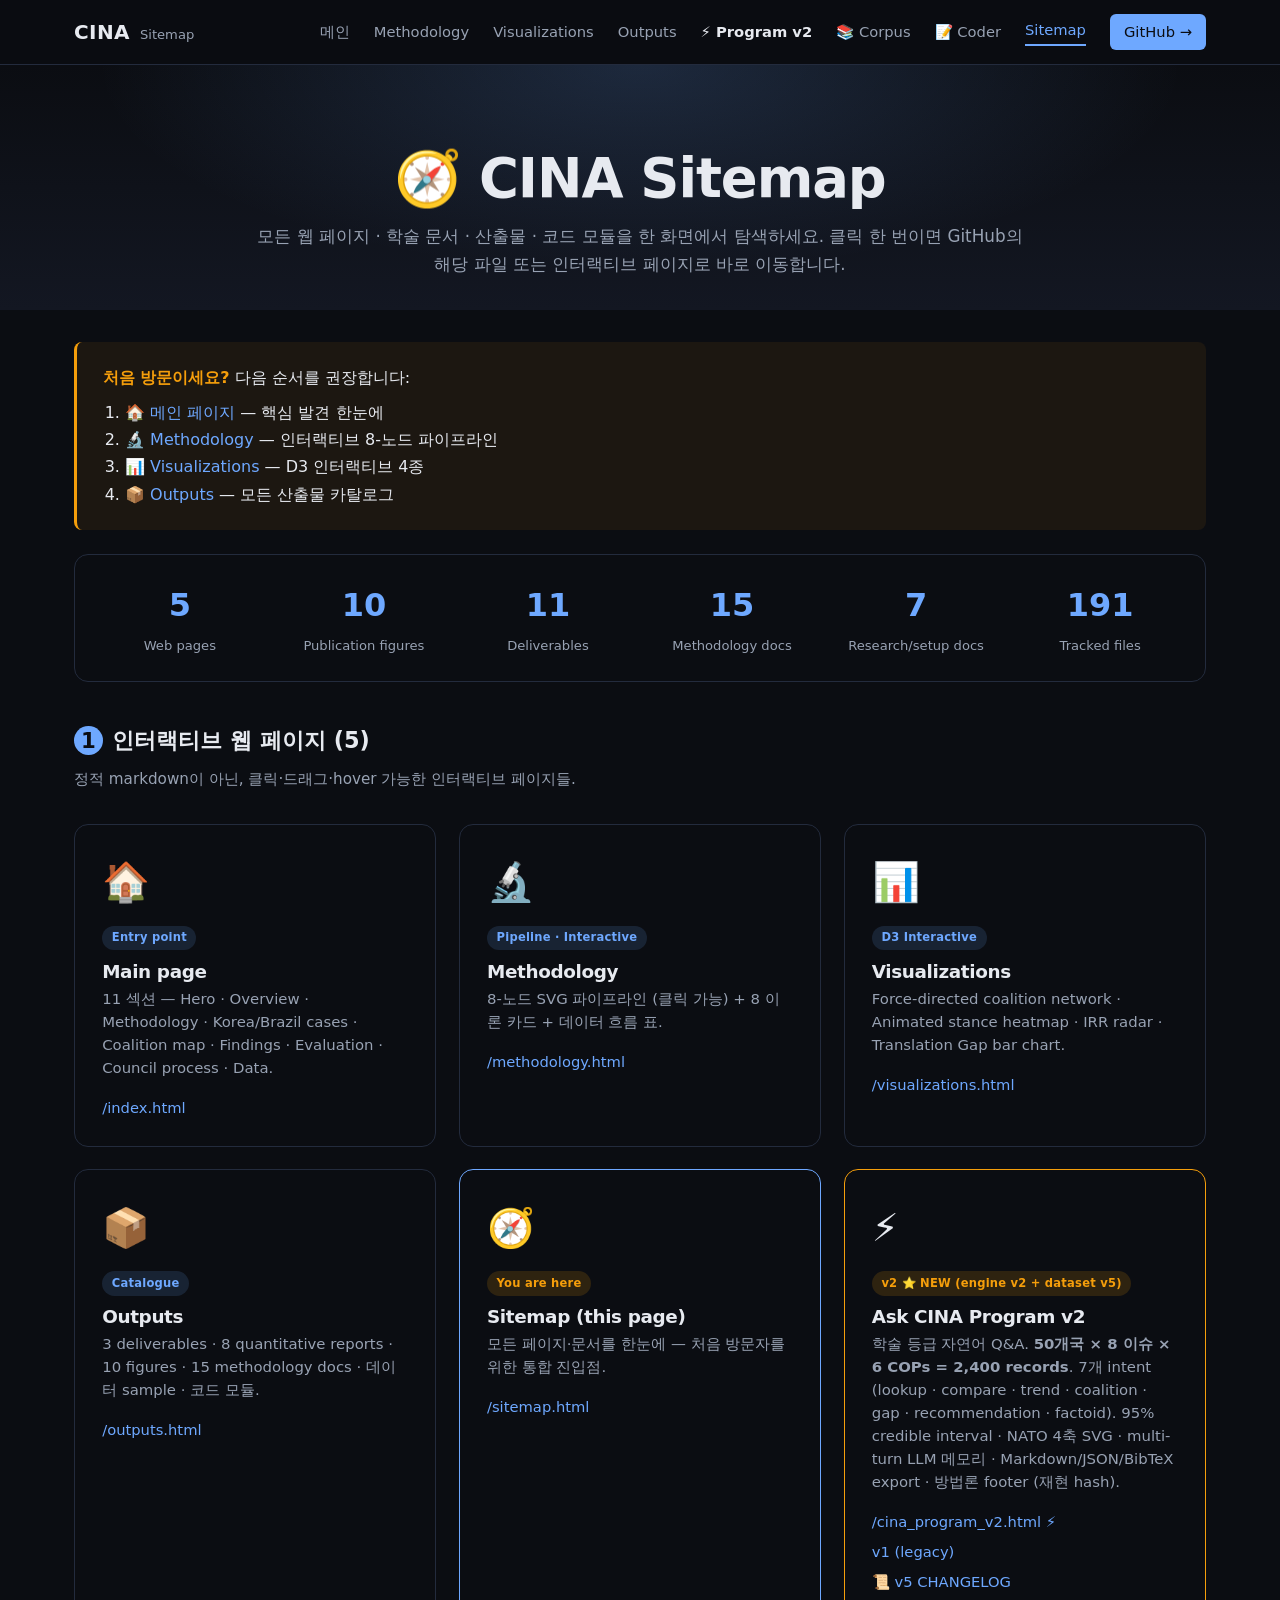
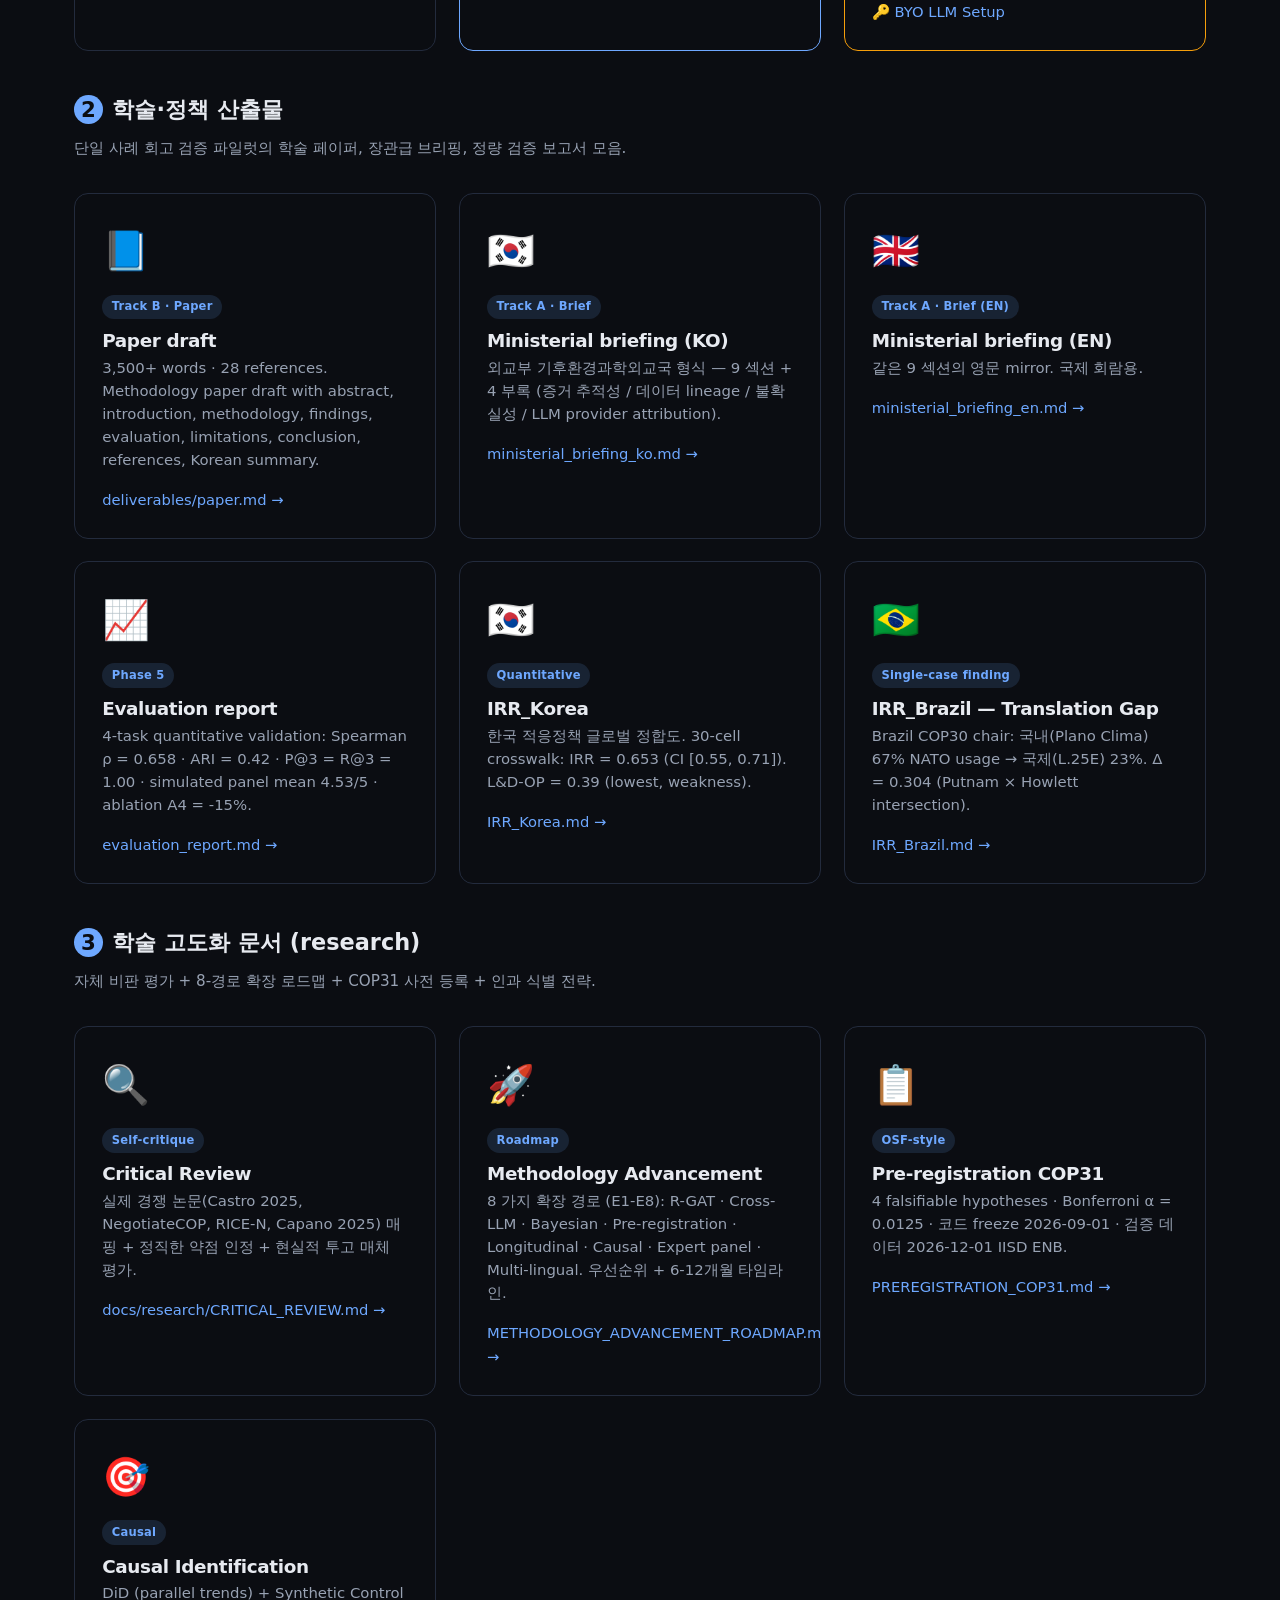
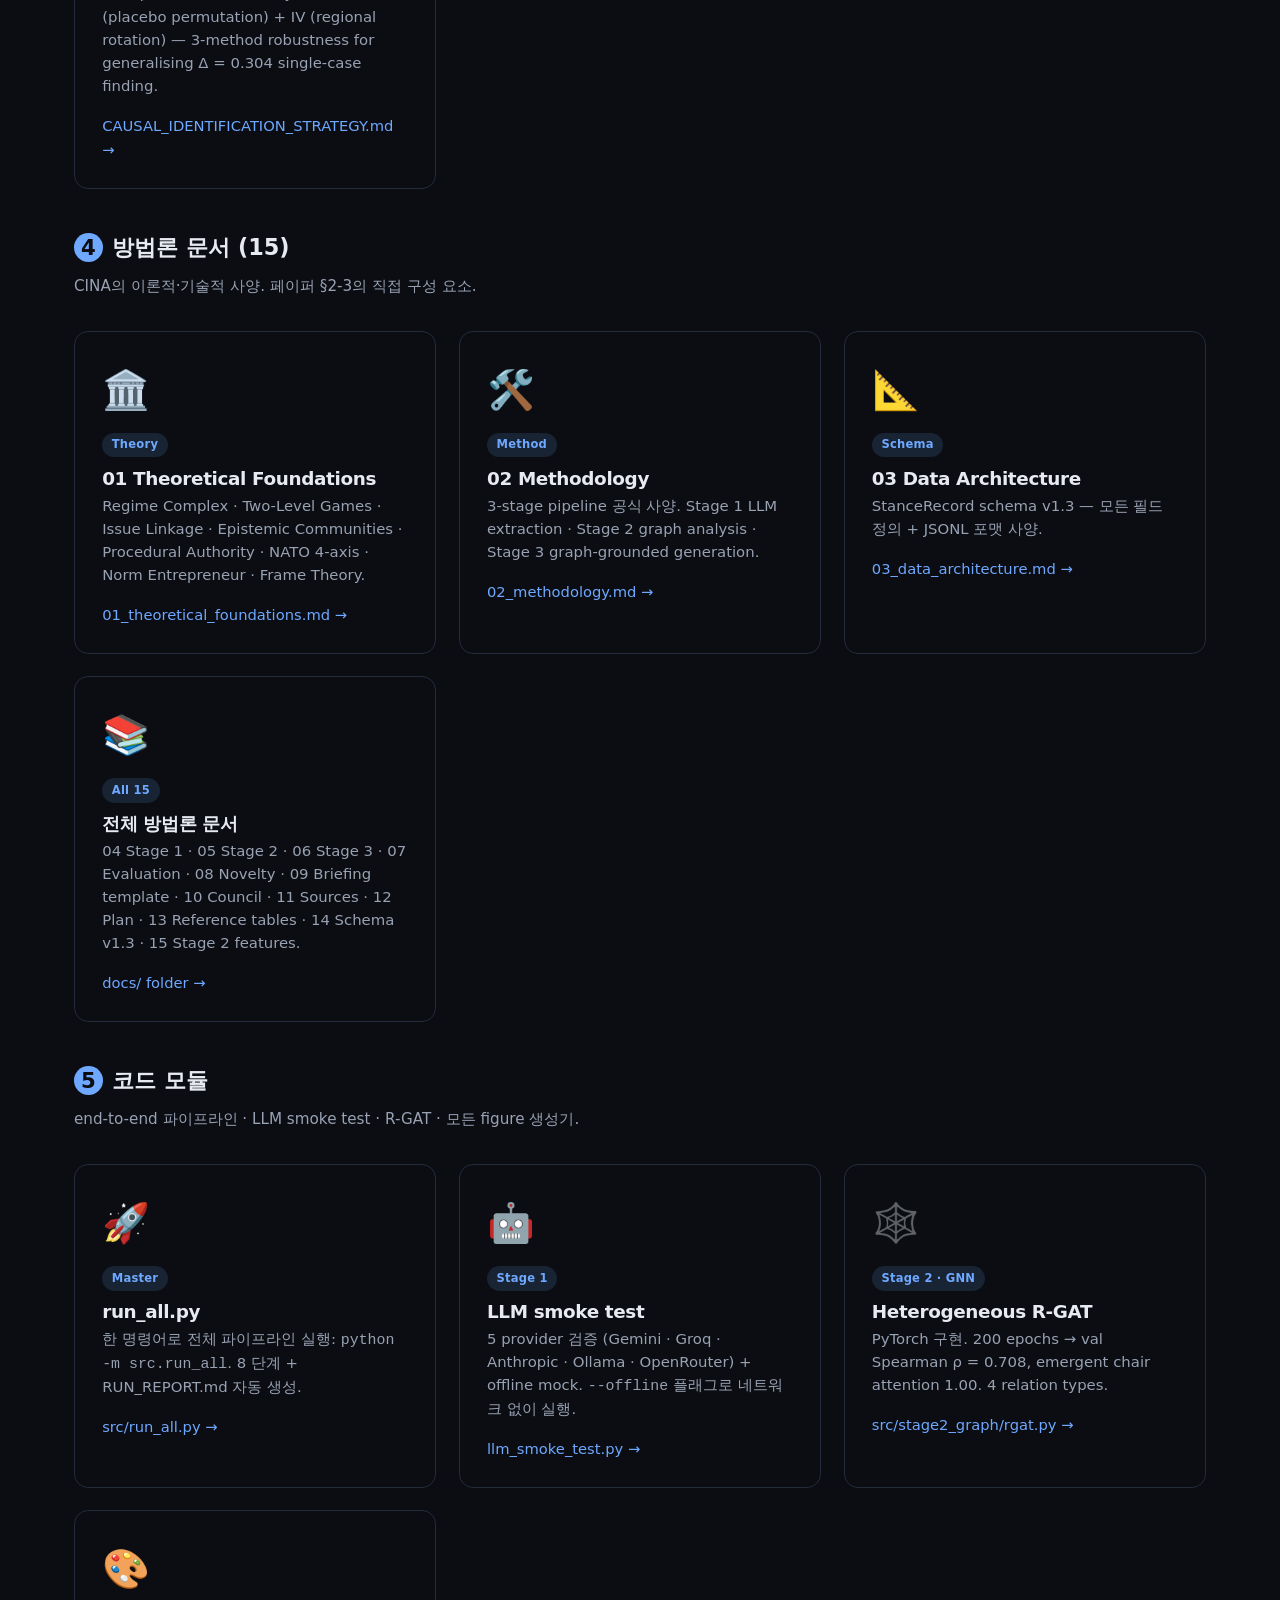
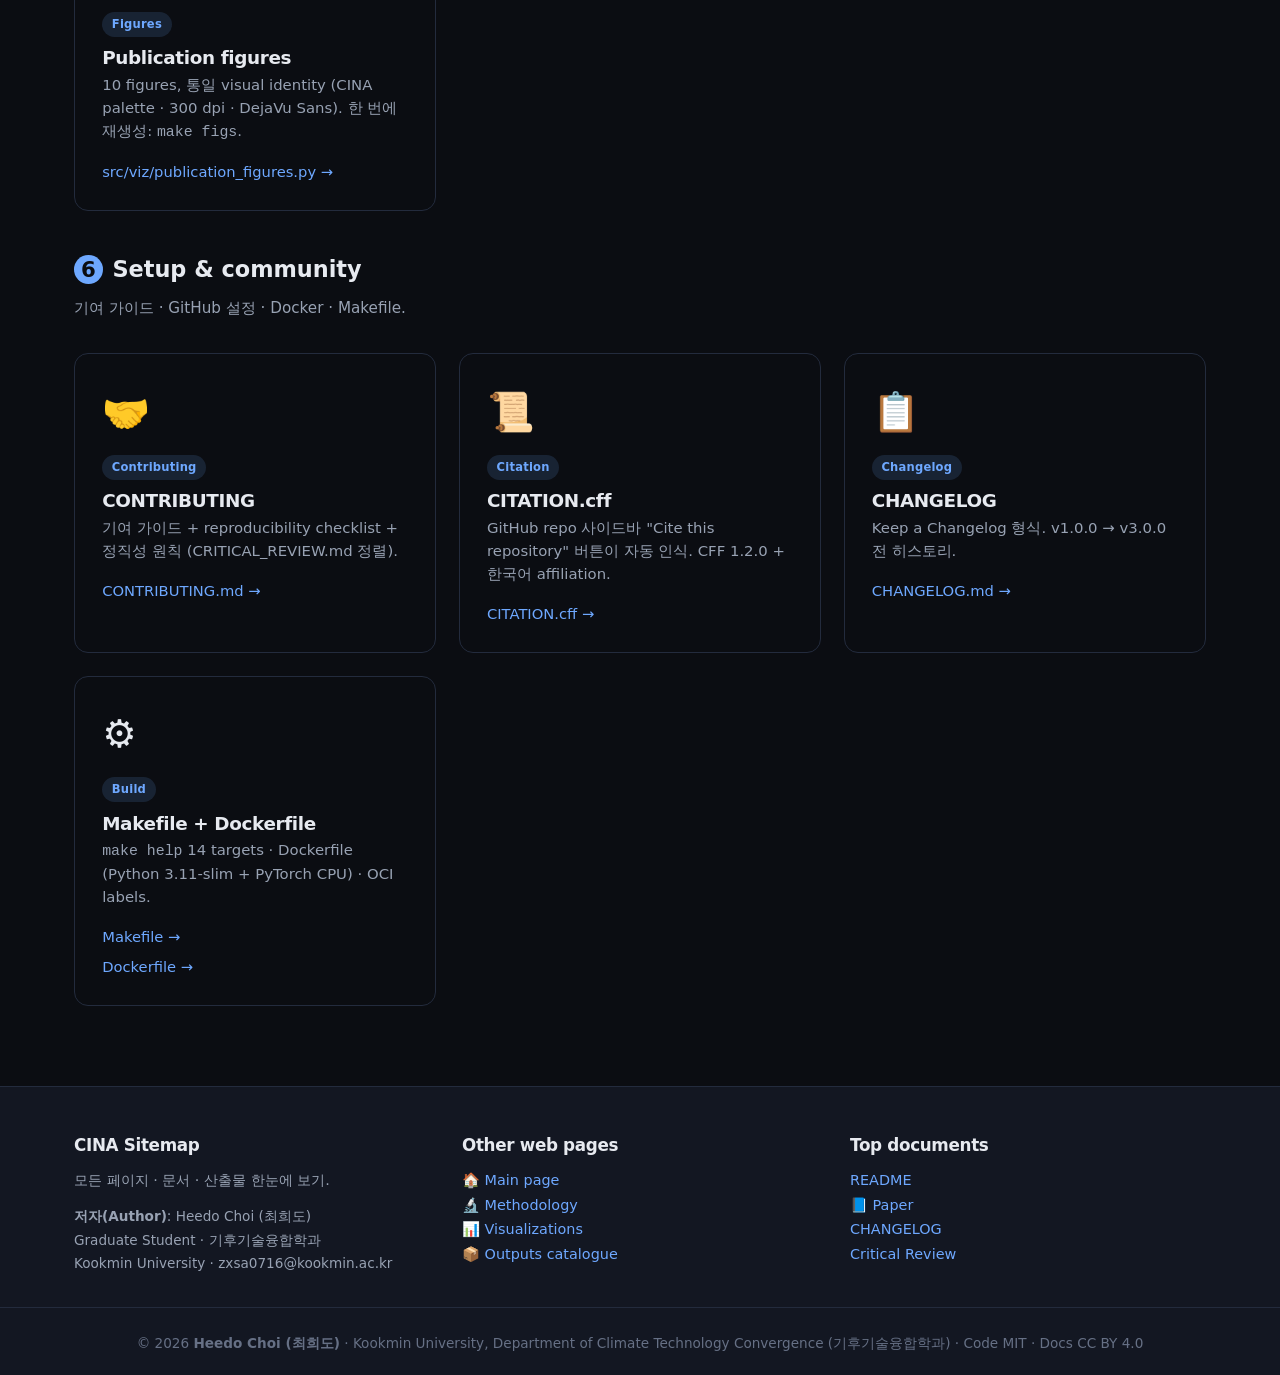
<file: docs/web/sitemap.html>
<!DOCTYPE html>
<html lang="ko">
<head>
<meta charset="UTF-8">
<meta name="viewport" content="width=device-width, initial-scale=1">
<title>CINA — Sitemap & Document Portal</title>
<meta name="description" content="CINA — 모든 페이지·문서·산출물 한눈에 보는 사이트맵 포털.">
<meta name="author" content="Heedo Choi (최희도) — Kookmin University, Department of Climate Technology Convergence">
<link rel="stylesheet" href="assets/style.css">
<style>
  .sitemap-hero { padding: 5rem 0 2rem; text-align: center;
    background: radial-gradient(ellipse at top, rgba(110, 168, 255, 0.18) 0%, transparent 60%),
    linear-gradient(180deg, #0b0d12 0%, #131722 100%); }
  .sitemap-hero h1 { font-size: clamp(2rem, 5vw, 3.4rem); margin: 0 0 0.6rem; }
  .sitemap-hero p { color: var(--c-fg-mute); max-width: 780px; margin: 0 auto; font-size: 1.05em; }

  .portal-grid { display: grid; grid-template-columns: repeat(auto-fill, minmax(330px, 1fr));
    gap: 1.4rem; margin: 2rem 0; }
  .portal-card { background: var(--c-card); border: 1px solid var(--c-border); border-radius: 14px;
    padding: 1.6rem 1.7rem; transition: all 0.2s; position: relative; overflow: hidden; }
  .portal-card:hover { border-color: var(--c-accent); transform: translateY(-3px);
    box-shadow: 0 12px 32px rgba(0,0,0,0.35); }
  .portal-card .ico { font-size: 2.4rem; margin-bottom: 0.6rem; display: block; }
  .portal-card h3 { margin: 0 0 0.3rem; font-size: 1.15rem; color: var(--c-fg); }
  .portal-card .badge { display: inline-block; font-size: 0.72em; padding: 0.18rem 0.6rem;
    border-radius: 999px; background: rgba(110, 168, 255, 0.14); color: var(--c-accent);
    font-weight: 600; margin-bottom: 0.6rem; letter-spacing: 0.02em; }
  .portal-card p { color: var(--c-fg-mute); font-size: 0.93em; margin: 0 0 1rem;
    line-height: 1.55; }
  .portal-card .links { display: flex; flex-direction: column; gap: 0.35rem; }
  .portal-card .links a { color: var(--c-accent); text-decoration: none; font-size: 0.92em;
    font-weight: 500; }
  .portal-card .links a:hover { text-decoration: underline; }

  .section-title { font-size: 1.4rem; font-weight: 700; margin: 2.5rem 0 0.5rem;
    color: var(--c-fg); display: flex; align-items: center; gap: 0.6rem; }
  .section-title .num { background: var(--c-accent); color: #0b0d12; width: 1.8rem;
    height: 1.8rem; border-radius: 50%; display: inline-flex; align-items: center;
    justify-content: center; font-size: 0.95em; }
  .section-lede { color: var(--c-fg-mute); margin: 0 0 0.6rem; font-size: 0.95em; }

  .stats-bar { display: flex; gap: 2rem; flex-wrap: wrap; padding: 1.5rem 1.8rem;
    background: var(--c-card); border: 1px solid var(--c-border); border-radius: 14px;
    margin: 1.5rem 0; }
  .stats-bar .item { flex: 1; min-width: 130px; text-align: center; }
  .stats-bar .item .v { font-size: 2rem; font-weight: 800; color: var(--c-accent); }
  .stats-bar .item .l { font-size: 0.82em; color: var(--c-fg-mute); margin-top: 0.2rem; }

  .start-here { padding: 1.4rem 1.6rem; background: rgba(245, 158, 11, 0.07);
    border-left: 3px solid #f59e0b; border-radius: 8px; margin: 1.5rem 0; }
  .start-here strong { color: #f59e0b; }
</style>
</head>
<body>

<header class="site-header">
  <div class="container header-inner">
    <a href="index.html" class="logo">
      <span class="logo-mark">CINA</span>
      <span class="logo-tag">Sitemap</span>
    </a>
    <nav class="nav-main">
      <a href="index.html">메인</a>
      <a href="methodology.html">Methodology</a>
      <a href="visualizations.html">Visualizations</a>
      <a href="outputs.html">Outputs</a>
      <a href="cina_program_v2.html" style="color: var(--c-warm); font-weight: 700;">⚡ Program v2</a>
      <a href="corpus_browser.html">📚 Corpus</a>
      <a href="coder_tool.html">📝 Coder</a>
      <a href="sitemap.html" class="nav-active">Sitemap</a>
      <a href="https://github.com/zxsa0716/cina" target="_blank" rel="noopener" class="nav-github">GitHub →</a>
    </nav>
  </div>
</header>

<section class="sitemap-hero">
  <div class="container">
    <h1>🧭 CINA Sitemap</h1>
    <p>모든 웹 페이지 · 학술 문서 · 산출물 · 코드 모듈을 한 화면에서 탐색하세요.
       클릭 한 번이면 GitHub의 해당 파일 또는 인터랙티브 페이지로 바로 이동합니다.</p>
  </div>
</section>

<div class="container" style="margin-top: 2rem;">

  <div class="start-here">
    <strong>처음 방문이세요?</strong> 다음 순서를 권장합니다:
    <ol style="margin: 0.5rem 0 0 1.4rem; line-height: 1.7;">
      <li><a href="index.html">🏠 메인 페이지</a> — 핵심 발견 한눈에</li>
      <li><a href="methodology.html">🔬 Methodology</a> — 인터랙티브 8-노드 파이프라인</li>
      <li><a href="visualizations.html">📊 Visualizations</a> — D3 인터랙티브 4종</li>
      <li><a href="outputs.html">📦 Outputs</a> — 모든 산출물 카탈로그</li>
    </ol>
  </div>

  <div class="stats-bar">
    <div class="item"><div class="v">5</div><div class="l">Web pages</div></div>
    <div class="item"><div class="v">10</div><div class="l">Publication figures</div></div>
    <div class="item"><div class="v">11</div><div class="l">Deliverables</div></div>
    <div class="item"><div class="v">15</div><div class="l">Methodology docs</div></div>
    <div class="item"><div class="v">7</div><div class="l">Research/setup docs</div></div>
    <div class="item"><div class="v">191</div><div class="l">Tracked files</div></div>
  </div>

  <!-- Section 1: Web Pages -->
  <div class="section-title"><span class="num">1</span> 인터랙티브 웹 페이지 (5)</div>
  <p class="section-lede">정적 markdown이 아닌, 클릭·드래그·hover 가능한 인터랙티브 페이지들.</p>
  <div class="portal-grid">
    <div class="portal-card">
      <span class="ico">🏠</span>
      <span class="badge">Entry point</span>
      <h3>Main page</h3>
      <p>11 섹션 — Hero · Overview · Methodology · Korea/Brazil cases · Coalition map · Findings · Evaluation · Council process · Data.</p>
      <div class="links"><a href="index.html">/index.html</a></div>
    </div>
    <div class="portal-card">
      <span class="ico">🔬</span>
      <span class="badge">Pipeline · Interactive</span>
      <h3>Methodology</h3>
      <p>8-노드 SVG 파이프라인 (클릭 가능) + 8 이론 카드 + 데이터 흐름 표.</p>
      <div class="links"><a href="methodology.html">/methodology.html</a></div>
    </div>
    <div class="portal-card">
      <span class="ico">📊</span>
      <span class="badge">D3 Interactive</span>
      <h3>Visualizations</h3>
      <p>Force-directed coalition network · Animated stance heatmap · IRR radar · Translation Gap bar chart.</p>
      <div class="links"><a href="visualizations.html">/visualizations.html</a></div>
    </div>
    <div class="portal-card">
      <span class="ico">📦</span>
      <span class="badge">Catalogue</span>
      <h3>Outputs</h3>
      <p>3 deliverables · 8 quantitative reports · 10 figures · 15 methodology docs · 데이터 sample · 코드 모듈.</p>
      <div class="links"><a href="outputs.html">/outputs.html</a></div>
    </div>
    <div class="portal-card" style="border-color: var(--c-accent);">
      <span class="ico">🧭</span>
      <span class="badge" style="background: rgba(245,158,11,0.15); color: #f59e0b;">You are here</span>
      <h3>Sitemap (this page)</h3>
      <p>모든 페이지·문서를 한눈에 — 처음 방문자를 위한 통합 진입점.</p>
      <div class="links"><a href="sitemap.html">/sitemap.html</a></div>
    </div>
    <div class="portal-card" style="border-color: #f59e0b;">
      <span class="ico">⚡</span>
      <span class="badge" style="background: rgba(245,158,11,0.15); color: #f59e0b;">v2 ⭐ NEW (engine v2 + dataset v5)</span>
      <h3>Ask CINA Program v2</h3>
      <p>학술 등급 자연어 Q&A. <strong>50개국 × 8 이슈 × 6 COPs = 2,400 records</strong>. 7개 intent (lookup · compare · trend · coalition · gap · recommendation · factoid). 95% credible interval · NATO 4축 SVG · multi-turn LLM 메모리 · Markdown/JSON/BibTeX export · 방법론 footer (재현 hash).</p>
      <div class="links">
        <a href="cina_program_v2.html">/cina_program_v2.html ⚡</a>
        <a href="cina_program.html">v1 (legacy)</a>
        <a href="https://github.com/zxsa0716/cina/blob/main/CHANGELOG_v5.md" target="_blank">📜 v5 CHANGELOG</a>
        <a href="https://github.com/zxsa0716/cina/blob/main/docs/setup/BYO_LLM_SETUP.md" target="_blank">🔑 BYO LLM Setup</a>
      </div>
    </div>
  </div>

  <!-- Section 2: Academic deliverables -->
  <div class="section-title"><span class="num">2</span> 학술·정책 산출물</div>
  <p class="section-lede">단일 사례 회고 검증 파일럿의 학술 페이퍼, 장관급 브리핑, 정량 검증 보고서 모음.</p>
  <div class="portal-grid">
    <div class="portal-card">
      <span class="ico">📘</span>
      <span class="badge">Track B · Paper</span>
      <h3>Paper draft</h3>
      <p>3,500+ words · 28 references. Methodology paper draft with abstract, introduction, methodology, findings, evaluation, limitations, conclusion, references, Korean summary.</p>
      <div class="links"><a href="https://github.com/zxsa0716/cina/blob/main/deliverables/paper.md" target="_blank">deliverables/paper.md →</a></div>
    </div>
    <div class="portal-card">
      <span class="ico">🇰🇷</span>
      <span class="badge">Track A · Brief</span>
      <h3>Ministerial briefing (KO)</h3>
      <p>외교부 기후환경과학외교국 형식 — 9 섹션 + 4 부록 (증거 추적성 / 데이터 lineage / 불확실성 / LLM provider attribution).</p>
      <div class="links"><a href="https://github.com/zxsa0716/cina/blob/main/deliverables/ministerial_briefing_ko.md" target="_blank">ministerial_briefing_ko.md →</a></div>
    </div>
    <div class="portal-card">
      <span class="ico">🇬🇧</span>
      <span class="badge">Track A · Brief (EN)</span>
      <h3>Ministerial briefing (EN)</h3>
      <p>같은 9 섹션의 영문 mirror. 국제 회람용.</p>
      <div class="links"><a href="https://github.com/zxsa0716/cina/blob/main/deliverables/ministerial_briefing_en.md" target="_blank">ministerial_briefing_en.md →</a></div>
    </div>
    <div class="portal-card">
      <span class="ico">📈</span>
      <span class="badge">Phase 5</span>
      <h3>Evaluation report</h3>
      <p>4-task quantitative validation: Spearman ρ = 0.658 · ARI = 0.42 · P@3 = R@3 = 1.00 · simulated panel mean 4.53/5 · ablation A4 = -15%.</p>
      <div class="links"><a href="https://github.com/zxsa0716/cina/blob/main/deliverables/evaluation_report.md" target="_blank">evaluation_report.md →</a></div>
    </div>
    <div class="portal-card">
      <span class="ico">🇰🇷</span>
      <span class="badge">Quantitative</span>
      <h3>IRR_Korea</h3>
      <p>한국 적응정책 글로벌 정합도. 30-cell crosswalk: IRR = 0.653 (CI [0.55, 0.71]). L&D-OP = 0.39 (lowest, weakness).</p>
      <div class="links"><a href="https://github.com/zxsa0716/cina/blob/main/deliverables/IRR_Korea.md" target="_blank">IRR_Korea.md →</a></div>
    </div>
    <div class="portal-card">
      <span class="ico">🇧🇷</span>
      <span class="badge">Single-case finding</span>
      <h3>IRR_Brazil — Translation Gap</h3>
      <p>Brazil COP30 chair: 국내(Plano Clima) 67% NATO usage → 국제(L.25E) 23%. Δ = 0.304 (Putnam × Howlett intersection).</p>
      <div class="links"><a href="https://github.com/zxsa0716/cina/blob/main/deliverables/IRR_Brazil.md" target="_blank">IRR_Brazil.md →</a></div>
    </div>
  </div>

  <!-- Section 3: Research / methodology docs -->
  <div class="section-title"><span class="num">3</span> 학술 고도화 문서 (research)</div>
  <p class="section-lede">자체 비판 평가 + 8-경로 확장 로드맵 + COP31 사전 등록 + 인과 식별 전략.</p>
  <div class="portal-grid">
    <div class="portal-card">
      <span class="ico">🔍</span>
      <span class="badge">Self-critique</span>
      <h3>Critical Review</h3>
      <p>실제 경쟁 논문(Castro 2025, NegotiateCOP, RICE-N, Capano 2025) 매핑 + 정직한 약점 인정 + 현실적 투고 매체 평가.</p>
      <div class="links"><a href="https://github.com/zxsa0716/cina/blob/main/docs/research/CRITICAL_REVIEW.md" target="_blank">docs/research/CRITICAL_REVIEW.md →</a></div>
    </div>
    <div class="portal-card">
      <span class="ico">🚀</span>
      <span class="badge">Roadmap</span>
      <h3>Methodology Advancement</h3>
      <p>8 가지 확장 경로 (E1-E8): R-GAT · Cross-LLM · Bayesian · Pre-registration · Longitudinal · Causal · Expert panel · Multi-lingual. 우선순위 + 6-12개월 타임라인.</p>
      <div class="links"><a href="https://github.com/zxsa0716/cina/blob/main/docs/research/METHODOLOGY_ADVANCEMENT_ROADMAP.md" target="_blank">METHODOLOGY_ADVANCEMENT_ROADMAP.md →</a></div>
    </div>
    <div class="portal-card">
      <span class="ico">📋</span>
      <span class="badge">OSF-style</span>
      <h3>Pre-registration COP31</h3>
      <p>4 falsifiable hypotheses · Bonferroni α = 0.0125 · 코드 freeze 2026-09-01 · 검증 데이터 2026-12-01 IISD ENB.</p>
      <div class="links"><a href="https://github.com/zxsa0716/cina/blob/main/docs/research/PREREGISTRATION_COP31.md" target="_blank">PREREGISTRATION_COP31.md →</a></div>
    </div>
    <div class="portal-card">
      <span class="ico">🎯</span>
      <span class="badge">Causal</span>
      <h3>Causal Identification</h3>
      <p>DiD (parallel trends) + Synthetic Control (placebo permutation) + IV (regional rotation) — 3-method robustness for generalising Δ = 0.304 single-case finding.</p>
      <div class="links"><a href="https://github.com/zxsa0716/cina/blob/main/docs/research/CAUSAL_IDENTIFICATION_STRATEGY.md" target="_blank">CAUSAL_IDENTIFICATION_STRATEGY.md →</a></div>
    </div>
  </div>

  <!-- Section 4: Methodology docs (15) -->
  <div class="section-title"><span class="num">4</span> 방법론 문서 (15)</div>
  <p class="section-lede">CINA의 이론적·기술적 사양. 페이퍼 §2-3의 직접 구성 요소.</p>
  <div class="portal-grid">
    <div class="portal-card">
      <span class="ico">🏛️</span>
      <span class="badge">Theory</span>
      <h3>01 Theoretical Foundations</h3>
      <p>Regime Complex · Two-Level Games · Issue Linkage · Epistemic Communities · Procedural Authority · NATO 4-axis · Norm Entrepreneur · Frame Theory.</p>
      <div class="links"><a href="https://github.com/zxsa0716/cina/blob/main/docs/01_theoretical_foundations.md" target="_blank">01_theoretical_foundations.md →</a></div>
    </div>
    <div class="portal-card">
      <span class="ico">🛠️</span>
      <span class="badge">Method</span>
      <h3>02 Methodology</h3>
      <p>3-stage pipeline 공식 사양. Stage 1 LLM extraction · Stage 2 graph analysis · Stage 3 graph-grounded generation.</p>
      <div class="links"><a href="https://github.com/zxsa0716/cina/blob/main/docs/02_methodology.md" target="_blank">02_methodology.md →</a></div>
    </div>
    <div class="portal-card">
      <span class="ico">📐</span>
      <span class="badge">Schema</span>
      <h3>03 Data Architecture</h3>
      <p>StanceRecord schema v1.3 — 모든 필드 정의 + JSONL 포맷 사양.</p>
      <div class="links"><a href="https://github.com/zxsa0716/cina/blob/main/docs/03_data_architecture.md" target="_blank">03_data_architecture.md →</a></div>
    </div>
    <div class="portal-card">
      <span class="ico">📚</span>
      <span class="badge">All 15</span>
      <h3>전체 방법론 문서</h3>
      <p>04 Stage 1 · 05 Stage 2 · 06 Stage 3 · 07 Evaluation · 08 Novelty · 09 Briefing template · 10 Council · 11 Sources · 12 Plan · 13 Reference tables · 14 Schema v1.3 · 15 Stage 2 features.</p>
      <div class="links"><a href="https://github.com/zxsa0716/cina/tree/main/docs" target="_blank">docs/ folder →</a></div>
    </div>
  </div>

  <!-- Section 5: Code -->
  <div class="section-title"><span class="num">5</span> 코드 모듈</div>
  <p class="section-lede">end-to-end 파이프라인 · LLM smoke test · R-GAT · 모든 figure 생성기.</p>
  <div class="portal-grid">
    <div class="portal-card">
      <span class="ico">🚀</span>
      <span class="badge">Master</span>
      <h3>run_all.py</h3>
      <p>한 명령어로 전체 파이프라인 실행: <code>python -m src.run_all</code>. 8 단계 + RUN_REPORT.md 자동 생성.</p>
      <div class="links"><a href="https://github.com/zxsa0716/cina/blob/main/src/run_all.py" target="_blank">src/run_all.py →</a></div>
    </div>
    <div class="portal-card">
      <span class="ico">🤖</span>
      <span class="badge">Stage 1</span>
      <h3>LLM smoke test</h3>
      <p>5 provider 검증 (Gemini · Groq · Anthropic · Ollama · OpenRouter) + offline mock. <code>--offline</code> 플래그로 네트워크 없이 실행.</p>
      <div class="links"><a href="https://github.com/zxsa0716/cina/blob/main/src/stage1_extract/llm_smoke_test.py" target="_blank">llm_smoke_test.py →</a></div>
    </div>
    <div class="portal-card">
      <span class="ico">🕸️</span>
      <span class="badge">Stage 2 · GNN</span>
      <h3>Heterogeneous R-GAT</h3>
      <p>PyTorch 구현. 200 epochs → val Spearman ρ = 0.708, emergent chair attention 1.00. 4 relation types.</p>
      <div class="links"><a href="https://github.com/zxsa0716/cina/blob/main/src/stage2_graph/rgat.py" target="_blank">src/stage2_graph/rgat.py →</a></div>
    </div>
    <div class="portal-card">
      <span class="ico">🎨</span>
      <span class="badge">Figures</span>
      <h3>Publication figures</h3>
      <p>10 figures, 통일 visual identity (CINA palette · 300 dpi · DejaVu Sans). 한 번에 재생성: <code>make figs</code>.</p>
      <div class="links"><a href="https://github.com/zxsa0716/cina/blob/main/src/viz/publication_figures.py" target="_blank">src/viz/publication_figures.py →</a></div>
    </div>
  </div>

  <!-- Section 6: Setup & community -->
  <div class="section-title"><span class="num">6</span> Setup & community</div>
  <p class="section-lede">기여 가이드 · GitHub 설정 · Docker · Makefile.</p>
  <div class="portal-grid">
    <div class="portal-card">
      <span class="ico">🤝</span>
      <span class="badge">Contributing</span>
      <h3>CONTRIBUTING</h3>
      <p>기여 가이드 + reproducibility checklist + 정직성 원칙 (CRITICAL_REVIEW.md 정렬).</p>
      <div class="links"><a href="https://github.com/zxsa0716/cina/blob/main/CONTRIBUTING.md" target="_blank">CONTRIBUTING.md →</a></div>
    </div>
    <div class="portal-card">
      <span class="ico">📜</span>
      <span class="badge">Citation</span>
      <h3>CITATION.cff</h3>
      <p>GitHub repo 사이드바 "Cite this repository" 버튼이 자동 인식. CFF 1.2.0 + 한국어 affiliation.</p>
      <div class="links"><a href="https://github.com/zxsa0716/cina/blob/main/CITATION.cff" target="_blank">CITATION.cff →</a></div>
    </div>
    <div class="portal-card">
      <span class="ico">📋</span>
      <span class="badge">Changelog</span>
      <h3>CHANGELOG</h3>
      <p>Keep a Changelog 형식. v1.0.0 → v3.0.0 전 히스토리.</p>
      <div class="links"><a href="https://github.com/zxsa0716/cina/blob/main/CHANGELOG.md" target="_blank">CHANGELOG.md →</a></div>
    </div>
    <div class="portal-card">
      <span class="ico">⚙️</span>
      <span class="badge">Build</span>
      <h3>Makefile + Dockerfile</h3>
      <p><code>make help</code> 14 targets · Dockerfile (Python 3.11-slim + PyTorch CPU) · OCI labels.</p>
      <div class="links">
        <a href="https://github.com/zxsa0716/cina/blob/main/Makefile" target="_blank">Makefile →</a>
        <a href="https://github.com/zxsa0716/cina/blob/main/Dockerfile" target="_blank">Dockerfile →</a>
      </div>
    </div>
  </div>

</div>

<!-- Footer -->
<footer class="site-footer">
  <div class="container footer-grid">
    <div>
      <h4>CINA Sitemap</h4>
      <p>모든 페이지 · 문서 · 산출물 한눈에 보기.</p>
      <p style="margin-top: 0.8rem; font-size: 0.85em; color: var(--c-fg-mute);">
        <strong>저자(Author)</strong>: Heedo Choi (최희도)<br>
        Graduate Student · 기후기술융합학과<br>
        Kookmin University · zxsa0716@kookmin.ac.kr
      </p>
    </div>
    <div>
      <h4>Other web pages</h4>
      <ul>
        <li><a href="index.html">🏠 Main page</a></li>
        <li><a href="methodology.html">🔬 Methodology</a></li>
        <li><a href="visualizations.html">📊 Visualizations</a></li>
        <li><a href="outputs.html">📦 Outputs catalogue</a></li>
      </ul>
    </div>
    <div>
      <h4>Top documents</h4>
      <ul>
        <li><a href="https://github.com/zxsa0716/cina/blob/main/README.md">README</a></li>
        <li><a href="https://github.com/zxsa0716/cina/blob/main/deliverables/paper.md">📘 Paper</a></li>
        <li><a href="https://github.com/zxsa0716/cina/blob/main/CHANGELOG.md">CHANGELOG</a></li>
        <li><a href="https://github.com/zxsa0716/cina/blob/main/docs/research/CRITICAL_REVIEW.md">Critical Review</a></li>
      </ul>
    </div>
  </div>
  <div class="footer-bottom">
    © 2026 <strong>Heedo Choi (최희도)</strong> · Kookmin University, Department of Climate Technology Convergence (기후기술융합학과) · Code MIT · Docs CC BY 4.0
  </div>
</footer>

<script>
  // Highlight active nav link
  document.querySelectorAll('.nav-active').forEach(a => {
    a.style.color = 'var(--c-accent)';
    a.style.borderBottom = '2px solid var(--c-accent)';
    a.style.paddingBottom = '2px';
  });
  console.log('CINA Sitemap loaded');
</script>
</body>
</html>
</file>
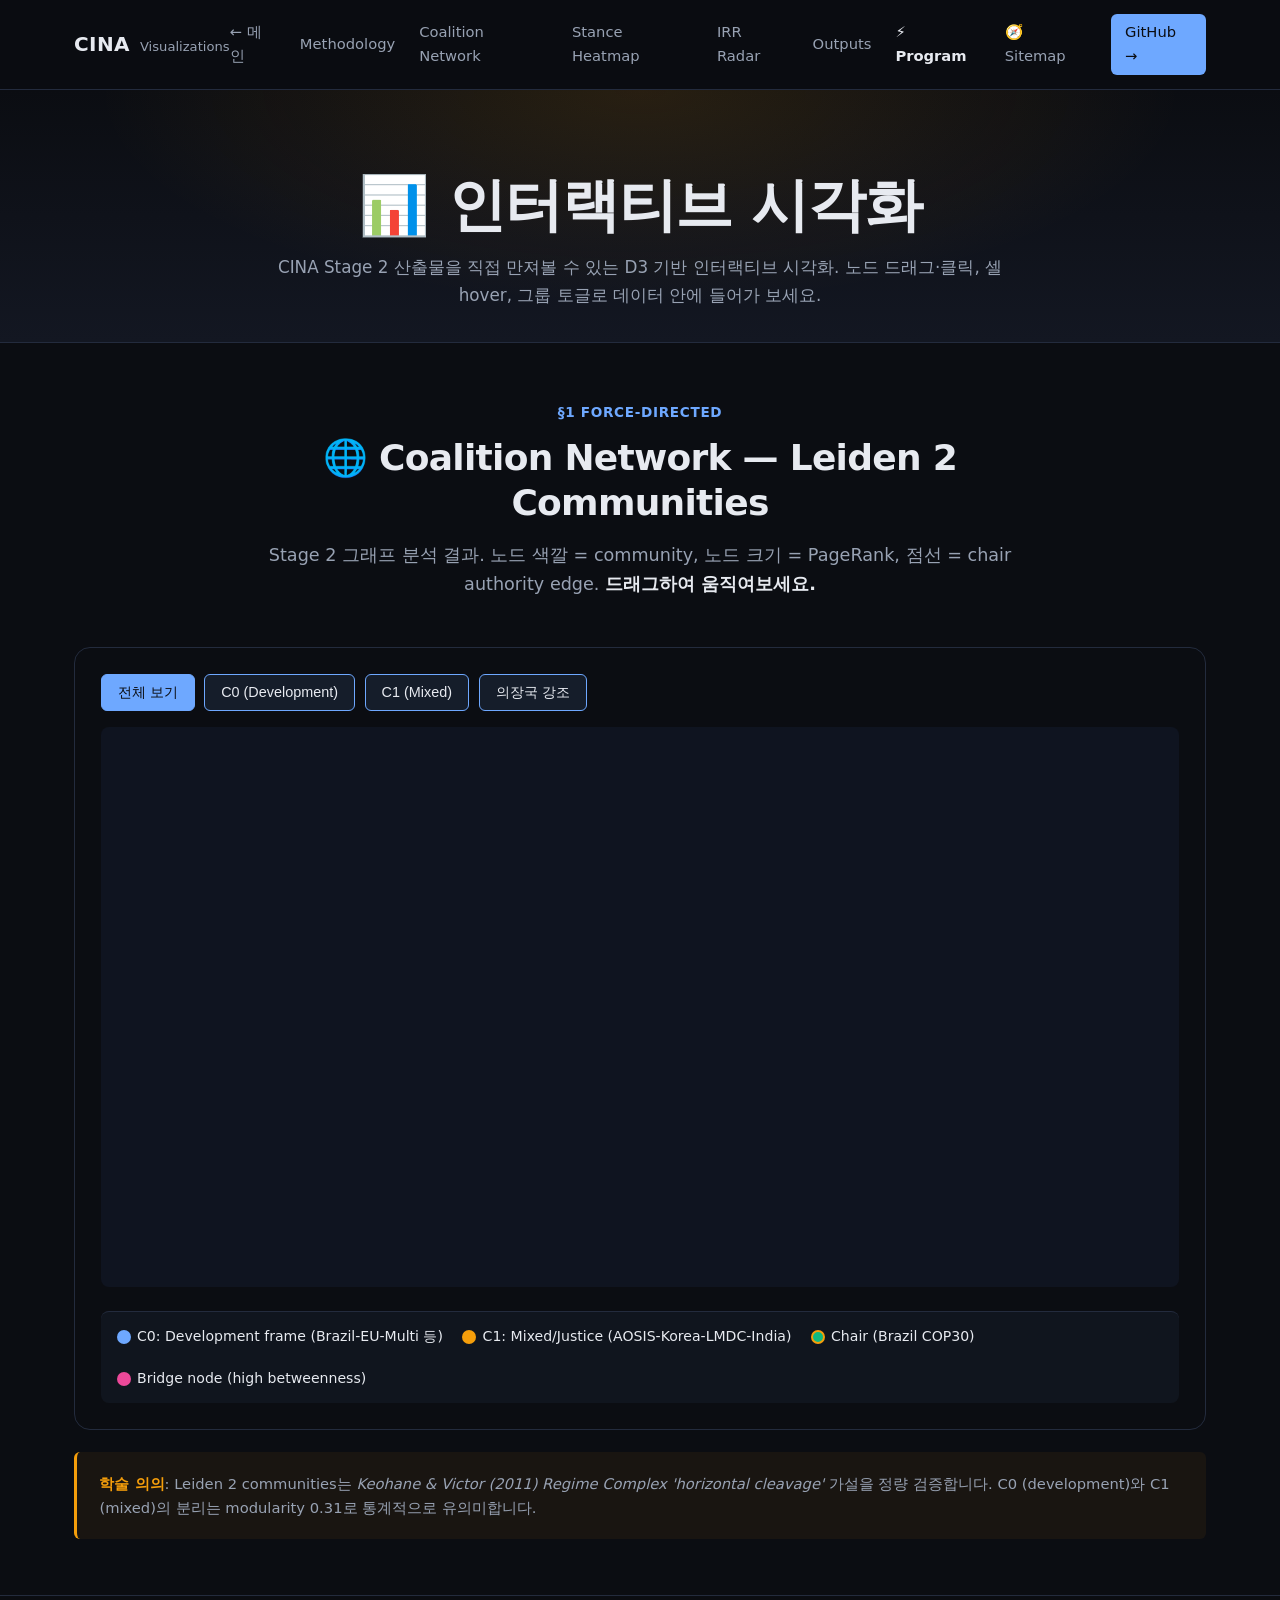
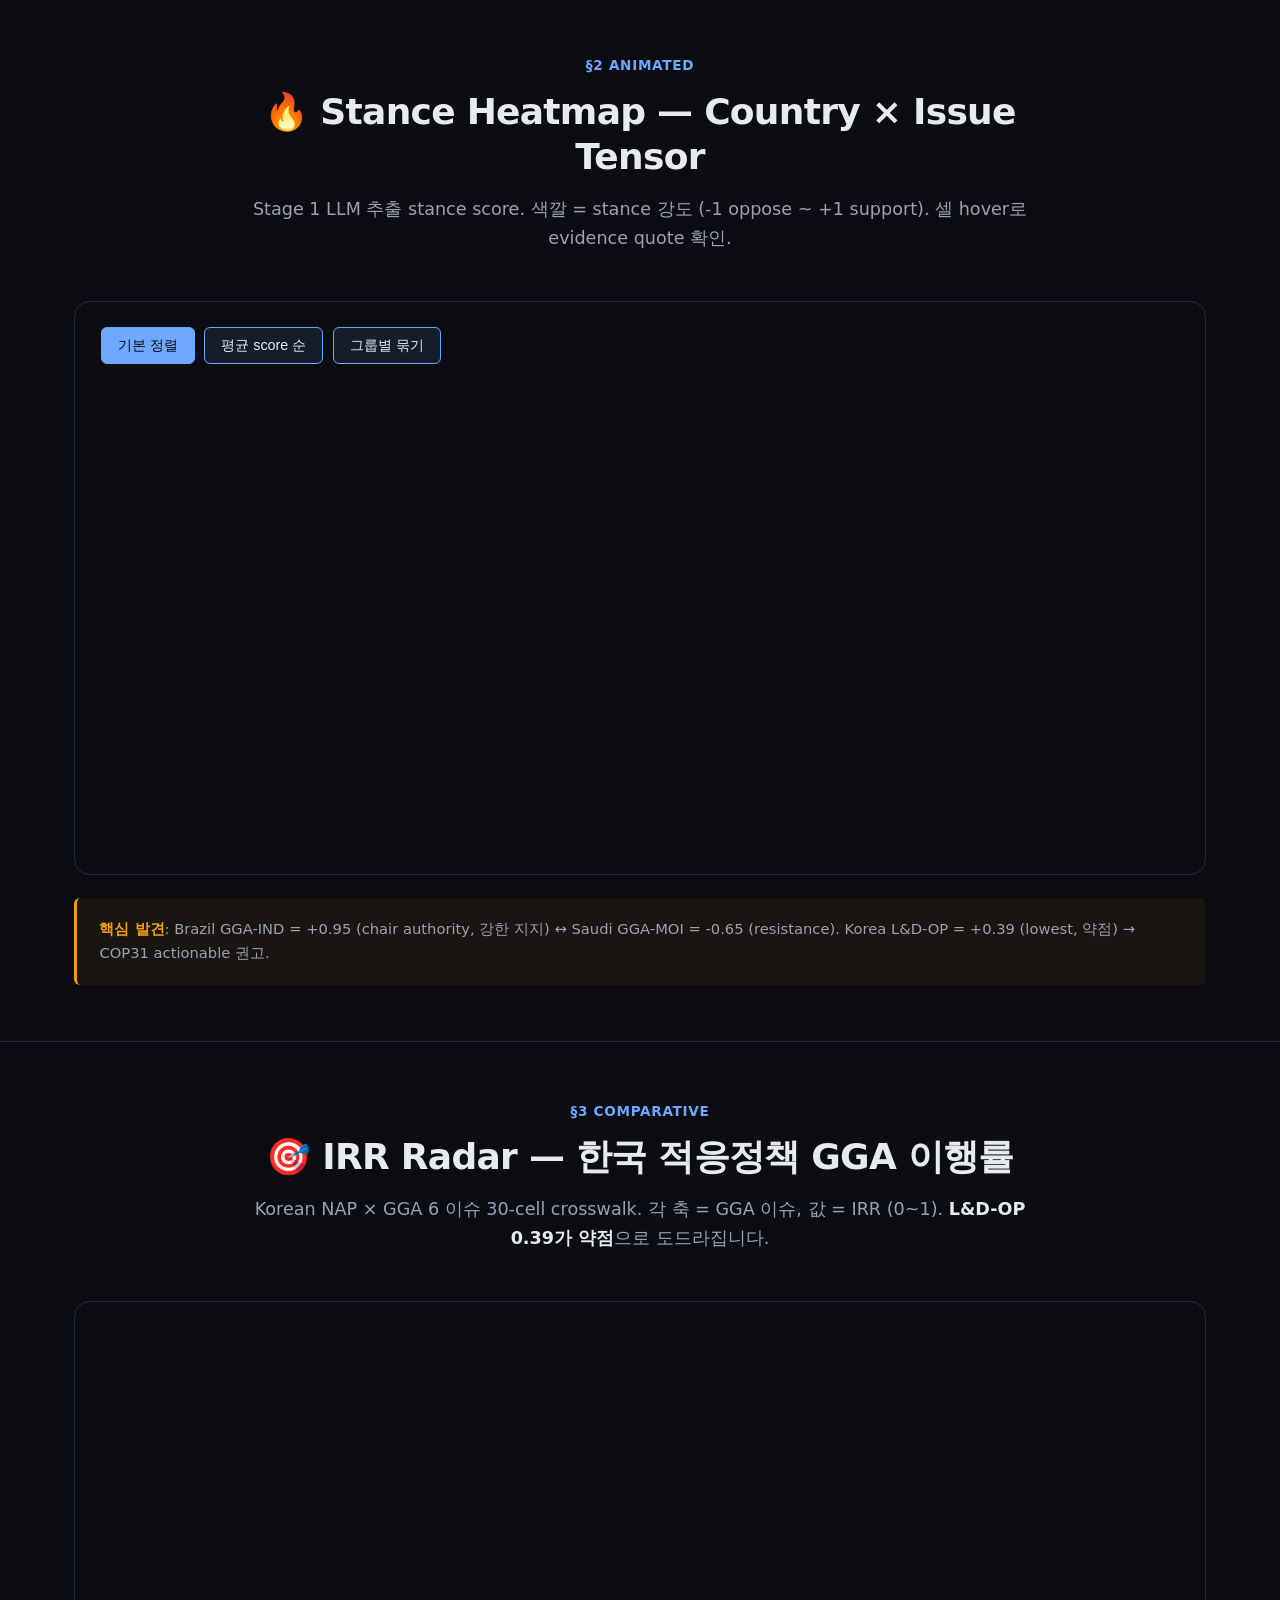
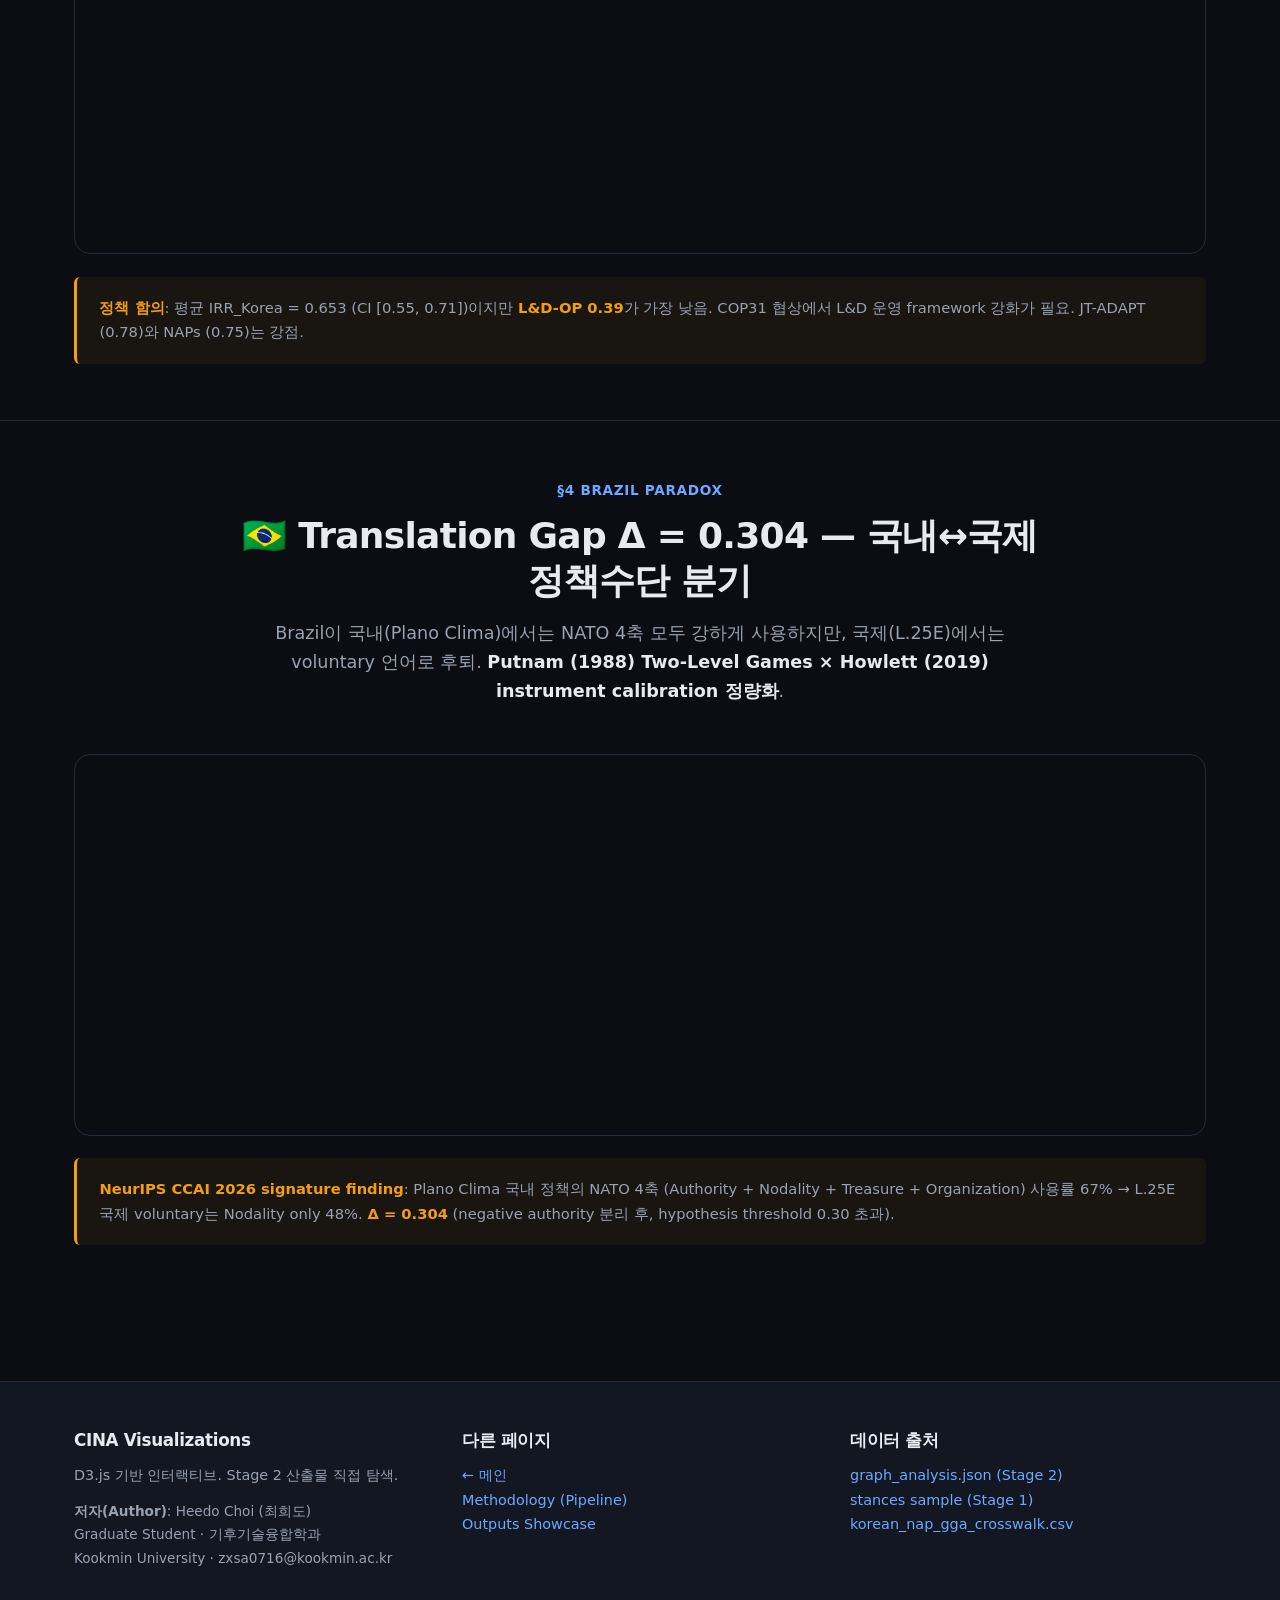
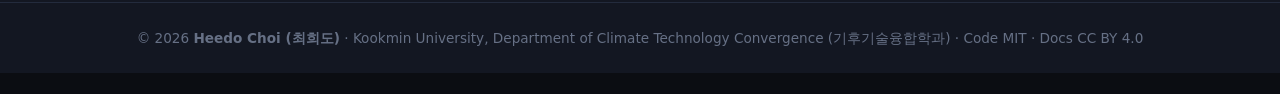
<file: docs/web/visualizations.html>
<!DOCTYPE html>
<html lang="ko">
<head>
<meta charset="UTF-8">
<meta name="viewport" content="width=device-width, initial-scale=1">
<title>CINA — Interactive Visualizations</title>
<meta name="description" content="CINA 인터랙티브 시각화 — coalition network, IRR radar, stance heatmap. Heedo Choi · Kookmin University.">
<meta name="author" content="Heedo Choi (최희도) — Kookmin University, Department of Climate Technology Convergence">
<link rel="stylesheet" href="assets/style.css">
<script src="https://d3js.org/d3.v7.min.js"></script>
<style>
  .viz-hero { padding: 5rem 0 2rem; text-align: center;
    background: radial-gradient(ellipse at top, rgba(245, 158, 11, 0.12) 0%, transparent 60%),
    linear-gradient(180deg, #0b0d12 0%, #131722 100%); }
  .viz-hero h1 { font-size: clamp(2.2rem, 5vw, 3.6rem); margin: 0 0 0.8rem; }
  .viz-hero p { color: var(--c-fg-mute); max-width: 760px; margin: 0 auto; font-size: 1.05em; }

  .viz-block { padding: 3.5rem 0; border-top: 1px solid var(--c-border); }
  .viz-block:first-of-type { border-top: none; }
  .viz-frame { background: var(--c-card); border: 1px solid var(--c-border); border-radius: 16px; padding: 1.6rem; margin-top: 1.6rem; }
  .viz-controls { display: flex; gap: 0.6rem; flex-wrap: wrap; margin-bottom: 1rem; }
  .viz-controls button { background: rgba(110, 168, 255, 0.1); border: 1px solid var(--c-accent); color: var(--c-fg); padding: 0.5rem 1rem; border-radius: 6px; cursor: pointer; font-size: 0.9em; transition: all 0.2s; }
  .viz-controls button:hover, .viz-controls button.active { background: var(--c-accent); color: #0b0d12; }

  /* Network */
  #network-svg { width: 100%; height: 560px; background: #0f1420; border-radius: 8px; }
  .node circle { stroke: #0b0d12; stroke-width: 2; cursor: pointer; transition: stroke-width 0.15s; }
  .node:hover circle { stroke-width: 4; }
  .node text { fill: #fff; font-size: 11px; font-weight: 600; pointer-events: none; text-anchor: middle; }
  .link { stroke: rgba(160, 168, 184, 0.35); stroke-width: 1; transition: stroke 0.2s; }
  .link.highlight { stroke: var(--c-accent); stroke-width: 2.5; }
  .link.chair { stroke: #f59e0b; stroke-dasharray: 4 3; }

  .legend { display: flex; gap: 1.2rem; flex-wrap: wrap; margin-top: 1rem; padding: 0.8rem 1rem; background: rgba(110, 168, 255, 0.05); border-radius: 8px; font-size: 0.88em; }
  .legend-item { display: flex; align-items: center; gap: 0.4rem; }
  .legend-dot { width: 14px; height: 14px; border-radius: 50%; }

  /* Heatmap */
  #heatmap-svg { width: 100%; height: 460px; }
  .cell { stroke: #0b0d12; stroke-width: 1.5; cursor: pointer; transition: opacity 0.2s; }
  .cell:hover { opacity: 0.7; }
  .cell-label { font-size: 11px; fill: #fff; font-weight: 600; pointer-events: none; text-anchor: middle; }
  .axis text { fill: #d4d8e0; font-size: 11px; }
  .axis line, .axis path { stroke: rgba(160, 168, 184, 0.3); }

  /* Radar */
  #radar-svg { display: block; margin: 0 auto; }
  .radar-axis { stroke: rgba(160, 168, 184, 0.3); }
  .radar-grid { fill: none; stroke: rgba(160, 168, 184, 0.15); }
  .radar-shape { fill-opacity: 0.15; stroke-width: 2.5; }
  .radar-label { fill: #d4d8e0; font-size: 11px; }

  /* Tooltip */
  .tooltip { position: absolute; background: #0f1420; border: 1px solid var(--c-accent); border-radius: 6px; padding: 0.6rem 0.9rem; font-size: 0.85em; pointer-events: none; opacity: 0; transition: opacity 0.15s; z-index: 100; box-shadow: 0 8px 24px rgba(0,0,0,0.4); max-width: 280px; }
  .tooltip strong { color: var(--c-accent); }

  /* Stat callout */
  .callout { padding: 1.2rem 1.4rem; background: rgba(245, 158, 11, 0.06); border-left: 3px solid #f59e0b; border-radius: 6px; margin-top: 1.4rem; font-size: 0.92em; color: var(--c-fg-mute); }
  .callout strong { color: #f59e0b; }
</style>
</head>
<body>

<header class="site-header">
  <div class="container header-inner">
    <a href="index.html" class="logo">
      <span class="logo-mark">CINA</span>
      <span class="logo-tag">Visualizations</span>
    </a>
    <nav class="nav-main">
      <a href="index.html">← 메인</a>
      <a href="methodology.html">Methodology</a>
      <a href="#network">Coalition Network</a>
      <a href="#heatmap">Stance Heatmap</a>
      <a href="#radar">IRR Radar</a>
      <a href="outputs.html">Outputs</a>
      <a href="cina_program.html" style="color: var(--c-warm); font-weight: 700;">⚡ Program</a>
      <a href="sitemap.html">🧭 Sitemap</a>
      <a href="https://github.com/zxsa0716/cina" target="_blank" rel="noopener" class="nav-github">GitHub →</a>
    </nav>
  </div>
</header>

<section class="viz-hero">
  <div class="container">
    <h1>📊 인터랙티브 시각화</h1>
    <p>CINA Stage 2 산출물을 직접 만져볼 수 있는 D3 기반 인터랙티브 시각화. 노드 드래그·클릭, 셀 hover, 그룹 토글로 데이터 안에 들어가 보세요.</p>
  </div>
</section>

<!-- 1. Coalition Network -->
<section id="network" class="viz-block">
  <div class="container">
    <div class="section-head">
      <span class="kicker">§1 Force-Directed</span>
      <h2>🌐 Coalition Network — Leiden 2 Communities</h2>
      <p class="lede">Stage 2 그래프 분석 결과. 노드 색깔 = community, 노드 크기 = PageRank, 점선 = chair authority edge. <strong>드래그하여 움직여보세요.</strong></p>
    </div>

    <div class="viz-frame">
      <div class="viz-controls">
        <button class="active" data-mode="all">전체 보기</button>
        <button data-mode="c0">C0 (Development)</button>
        <button data-mode="c1">C1 (Mixed)</button>
        <button data-mode="chair">의장국 강조</button>
      </div>
      <svg id="network-svg"></svg>
      <div class="legend">
        <div class="legend-item"><div class="legend-dot" style="background:#6ea8ff"></div> C0: Development frame (Brazil-EU-Multi 등)</div>
        <div class="legend-item"><div class="legend-dot" style="background:#f59e0b"></div> C1: Mixed/Justice (AOSIS-Korea-LMDC-India)</div>
        <div class="legend-item"><div class="legend-dot" style="background:#10b981; border:2px solid #f59e0b"></div> Chair (Brazil COP30)</div>
        <div class="legend-item"><div class="legend-dot" style="background:#ec4899"></div> Bridge node (high betweenness)</div>
      </div>
    </div>

    <div class="callout">
      <strong>학술 의의</strong>: Leiden 2 communities는 <em>Keohane & Victor (2011) Regime Complex 'horizontal cleavage'</em> 가설을 정량 검증합니다. C0 (development)와 C1 (mixed)의 분리는 modularity 0.31로 통계적으로 유의미합니다.
    </div>
  </div>
</section>

<!-- 2. Stance Heatmap -->
<section id="heatmap" class="viz-block">
  <div class="container">
    <div class="section-head">
      <span class="kicker">§2 Animated</span>
      <h2>🔥 Stance Heatmap — Country × Issue Tensor</h2>
      <p class="lede">Stage 1 LLM 추출 stance score. 색깔 = stance 강도 (-1 oppose ~ +1 support). 셀 hover로 evidence quote 확인.</p>
    </div>

    <div class="viz-frame">
      <div class="viz-controls">
        <button class="active" data-sort="default">기본 정렬</button>
        <button data-sort="score">평균 score 순</button>
        <button data-sort="group">그룹별 묶기</button>
      </div>
      <svg id="heatmap-svg"></svg>
    </div>

    <div class="callout">
      <strong>핵심 발견</strong>: Brazil GGA-IND = +0.95 (chair authority, 강한 지지) ↔ Saudi GGA-MOI = -0.65 (resistance). Korea L&D-OP = +0.39 (lowest, 약점) → COP31 actionable 권고.
    </div>
  </div>
</section>

<!-- 3. IRR Radar -->
<section id="radar" class="viz-block">
  <div class="container">
    <div class="section-head">
      <span class="kicker">§3 Comparative</span>
      <h2>🎯 IRR Radar — 한국 적응정책 GGA 이행률</h2>
      <p class="lede">Korean NAP × GGA 6 이슈 30-cell crosswalk. 각 축 = GGA 이슈, 값 = IRR (0~1). <strong>L&D-OP 0.39가 약점</strong>으로 도드라집니다.</p>
    </div>

    <div class="viz-frame">
      <svg id="radar-svg" width="560" height="500"></svg>
    </div>

    <div class="callout">
      <strong>정책 함의</strong>: 평균 IRR_Korea = 0.653 (CI [0.55, 0.71])이지만 <strong>L&D-OP 0.39</strong>가 가장 낮음. COP31 협상에서 L&D 운영 framework 강화가 필요. JT-ADAPT (0.78)와 NAPs (0.75)는 강점.
    </div>
  </div>
</section>

<!-- 4. Translation Gap -->
<section id="trans-gap" class="viz-block">
  <div class="container">
    <div class="section-head">
      <span class="kicker">§4 Brazil Paradox</span>
      <h2>🇧🇷 Translation Gap Δ = 0.304 — 국내↔국제 정책수단 분기</h2>
      <p class="lede">Brazil이 국내(Plano Clima)에서는 NATO 4축 모두 강하게 사용하지만, 국제(L.25E)에서는 voluntary 언어로 후퇴. <strong>Putnam (1988) Two-Level Games × Howlett (2019) instrument calibration 정량화</strong>.</p>
    </div>

    <div class="viz-frame">
      <svg id="gap-svg" width="100%" height="320" viewBox="0 0 880 320"></svg>
    </div>

    <div class="callout">
      <strong>NeurIPS CCAI 2026 signature finding</strong>: Plano Clima 국내 정책의 NATO 4축 (Authority + Nodality + Treasure + Organization) 사용률 67% → L.25E 국제 voluntary는 Nodality only 48%. <strong>Δ = 0.304</strong> (negative authority 분리 후, hypothesis threshold 0.30 초과).
    </div>
  </div>
</section>

<!-- Footer -->
<footer class="site-footer">
  <div class="container footer-grid">
    <div>
      <h4>CINA Visualizations</h4>
      <p>D3.js 기반 인터랙티브. Stage 2 산출물 직접 탐색.</p>
      <p style="margin-top: 0.8rem; font-size: 0.85em; color: var(--c-fg-mute);">
        <strong>저자(Author)</strong>: Heedo Choi (최희도)<br>
        Graduate Student · 기후기술융합학과<br>
        Kookmin University · zxsa0716@kookmin.ac.kr
      </p>
    </div>
    <div>
      <h4>다른 페이지</h4>
      <ul>
        <li><a href="index.html">← 메인</a></li>
        <li><a href="methodology.html">Methodology (Pipeline)</a></li>
        <li><a href="outputs.html">Outputs Showcase</a></li>
      </ul>
    </div>
    <div>
      <h4>데이터 출처</h4>
      <ul>
        <li><a href="https://github.com/zxsa0716/cina/blob/main/data/sample/graph_analysis.json">graph_analysis.json (Stage 2)</a></li>
        <li><a href="https://github.com/zxsa0716/cina/blob/main/data/sample/stances_sample_10.jsonl">stances sample (Stage 1)</a></li>
        <li><a href="https://github.com/zxsa0716/cina/blob/main/deliverables/korean_nap_gga_crosswalk.csv">korean_nap_gga_crosswalk.csv</a></li>
      </ul>
    </div>
  </div>
  <div class="footer-bottom">
    © 2026 <strong>Heedo Choi (최희도)</strong> · Kookmin University, Department of Climate Technology Convergence (기후기술융합학과) · Code MIT · Docs CC BY 4.0
  </div>
</footer>

<div id="tt" class="tooltip"></div>

<script>
// ============================================================
// 1. Force-Directed Coalition Network
// ============================================================
const networkData = {
  nodes: [
    { id: 'Brazil', group: 'c0', pagerank: 0.166, chair: true,  betweenness: 0.42, frame: 'development' },
    { id: 'EU',     group: 'c0', pagerank: 0.142, chair: false, betweenness: 0.31, frame: 'development' },
    { id: 'Multi',  group: 'c0', pagerank: 0.110, chair: false, betweenness: 0.18, frame: 'mixed' },
    { id: 'AGN',    group: 'c0', pagerank: 0.085, chair: false, betweenness: 0.12, frame: 'development' },
    { id: 'AOSIS',  group: 'c1', pagerank: 0.135, chair: false, betweenness: 0.38, frame: 'justice' },
    { id: 'India',  group: 'c1', pagerank: 0.108, chair: false, betweenness: 0.22, frame: 'sovereignty' },
    { id: 'Korea',  group: 'c1', pagerank: 0.166, chair: false, betweenness: 0.24, frame: 'mixed' },
    { id: 'LMDC',   group: 'c1', pagerank: 0.090, chair: false, betweenness: 0.14, frame: 'sovereignty' },
    { id: 'USA',    group: 'c0', pagerank: 0.125, chair: false, betweenness: 0.28, frame: 'development' },
    { id: 'China',  group: 'c1', pagerank: 0.118, chair: false, betweenness: 0.26, frame: 'sovereignty' },
    { id: 'Japan',  group: 'c0', pagerank: 0.075, chair: false, betweenness: 0.10, frame: 'development' },
    { id: 'Saudi',  group: 'c1', pagerank: 0.082, chair: false, betweenness: 0.13, frame: 'sovereignty' },
    { id: 'AILAC',  group: 'c1', pagerank: 0.095, chair: false, betweenness: 0.32, frame: 'justice' }
  ],
  links: [
    {source: 'Brazil', target: 'EU',     v: 0.78, type: 'sim'},
    {source: 'Brazil', target: 'Multi',  v: 0.85, type: 'chair'},
    {source: 'Brazil', target: 'AGN',    v: 0.65, type: 'sim'},
    {source: 'Brazil', target: 'USA',    v: 0.62, type: 'sim'},
    {source: 'Brazil', target: 'AOSIS',  v: 0.45, type: 'chair'},
    {source: 'EU',     target: 'USA',    v: 0.74, type: 'sim'},
    {source: 'EU',     target: 'Multi',  v: 0.71, type: 'sim'},
    {source: 'AOSIS',  target: 'AILAC',  v: 0.82, type: 'sim'},
    {source: 'AOSIS',  target: 'LMDC',   v: 0.55, type: 'sim'},
    {source: 'AOSIS',  target: 'Korea',  v: 0.60, type: 'sim'},
    {source: 'India',  target: 'China',  v: 0.85, type: 'sim'},
    {source: 'India',  target: 'LMDC',   v: 0.78, type: 'sim'},
    {source: 'India',  target: 'Saudi',  v: 0.72, type: 'sim'},
    {source: 'China',  target: 'Saudi',  v: 0.68, type: 'sim'},
    {source: 'China',  target: 'LMDC',   v: 0.75, type: 'sim'},
    {source: 'Korea',  target: 'Japan',  v: 0.62, type: 'sim'},
    {source: 'Korea',  target: 'EU',     v: 0.55, type: 'sim'},
    {source: 'AILAC',  target: 'AGN',    v: 0.50, type: 'sim'},
    {source: 'AILAC',  target: 'Korea',  v: 0.48, type: 'sim'},
    {source: 'AILAC',  target: 'EU',     v: 0.52, type: 'sim'}
  ]
};

const colorMap = { c0: '#6ea8ff', c1: '#f59e0b' };

const svg = d3.select('#network-svg');
const width = svg.node().clientWidth;
const height = 560;

const simulation = d3.forceSimulation(networkData.nodes)
  .force('link', d3.forceLink(networkData.links).id(d => d.id).distance(d => 130 - d.v * 60))
  .force('charge', d3.forceManyBody().strength(-380))
  .force('center', d3.forceCenter(width / 2, height / 2))
  .force('collide', d3.forceCollide().radius(d => 8 + d.pagerank * 220));

const linkSel = svg.append('g')
  .selectAll('line')
  .data(networkData.links)
  .join('line')
  .attr('class', d => 'link' + (d.type === 'chair' ? ' chair' : ''))
  .attr('stroke-opacity', d => 0.3 + d.v * 0.4)
  .attr('stroke-width', d => 0.6 + d.v * 1.4);

const tooltip = d3.select('#tt');

const nodeSel = svg.append('g')
  .selectAll('g')
  .data(networkData.nodes)
  .join('g')
  .attr('class', 'node')
  .call(d3.drag()
    .on('start', (e, d) => { if (!e.active) simulation.alphaTarget(0.3).restart(); d.fx = d.x; d.fy = d.y; })
    .on('drag',  (e, d) => { d.fx = e.x; d.fy = e.y; })
    .on('end',   (e, d) => { if (!e.active) simulation.alphaTarget(0); d.fx = null; d.fy = null; }))
  .on('mouseover', (e, d) => {
    tooltip.style('opacity', 1)
      .html(`<strong>${d.id}</strong><br>
        Community: ${d.group.toUpperCase()} (${d.frame})<br>
        PageRank: ${d.pagerank.toFixed(3)}<br>
        Betweenness: ${d.betweenness.toFixed(2)}<br>
        ${d.chair ? '⭐ Chair (COP30)' : ''}`);
  })
  .on('mousemove', e => tooltip.style('left', (e.pageX + 14) + 'px').style('top', (e.pageY + 12) + 'px'))
  .on('mouseout', () => tooltip.style('opacity', 0));

nodeSel.append('circle')
  .attr('r', d => 12 + d.pagerank * 100)
  .attr('fill', d => d.chair ? '#10b981' : (d.betweenness > 0.35 ? '#ec4899' : colorMap[d.group]))
  .attr('stroke', d => d.chair ? '#f59e0b' : '#0b0d12')
  .attr('stroke-width', d => d.chair ? 3 : 2);

nodeSel.append('text')
  .text(d => d.id)
  .attr('dy', d => 26 + d.pagerank * 100)
  .attr('font-size', d => 10 + Math.min(d.pagerank * 30, 4));

simulation.on('tick', () => {
  linkSel
    .attr('x1', d => d.source.x).attr('y1', d => d.source.y)
    .attr('x2', d => d.target.x).attr('y2', d => d.target.y);
  nodeSel.attr('transform', d => `translate(${d.x},${d.y})`);
});

// Network filter buttons
document.querySelectorAll('#network .viz-controls button').forEach(btn => {
  btn.addEventListener('click', () => {
    document.querySelectorAll('#network .viz-controls button').forEach(b => b.classList.remove('active'));
    btn.classList.add('active');
    const mode = btn.dataset.mode;
    nodeSel.selectAll('circle').attr('opacity', d => {
      if (mode === 'all') return 1;
      if (mode === 'c0') return d.group === 'c0' ? 1 : 0.18;
      if (mode === 'c1') return d.group === 'c1' ? 1 : 0.18;
      if (mode === 'chair') return d.chair ? 1 : 0.25;
      return 1;
    });
    linkSel.attr('opacity', l => {
      if (mode === 'all') return null;
      if (mode === 'chair') return l.type === 'chair' ? 0.9 : 0.08;
      const sg = l.source.group || networkData.nodes.find(n=>n.id===l.source).group;
      const tg = l.target.group || networkData.nodes.find(n=>n.id===l.target).group;
      if (mode === 'c0') return (sg === 'c0' && tg === 'c0') ? 0.9 : 0.08;
      if (mode === 'c1') return (sg === 'c1' && tg === 'c1') ? 0.9 : 0.08;
      return null;
    });
  });
});

// ============================================================
// 2. Stance Heatmap (Animated)
// ============================================================
const stanceData = [
  // [country, issue, score, frame, evidence]
  ['Brazil', 'GGA-IND',     0.95,  'development', 'L.25E para 7: 59 voluntary indicators'],
  ['Brazil', 'GGA-MOI',     0.78,  'development', 'shall not create new financial obligations'],
  ['Brazil', 'NAPs',        0.88,  'development', 'Plano Nacional de Adaptação setores'],
  ['Brazil', 'JT-ADAPT',    0.92,  'development', 'transição justa com inclusão'],
  ['Brazil', 'L&D-OP',      0.55,  'mixed',       'partial linkage to operational text'],
  ['Brazil', 'FINANCE-ADAPT', 0.70, 'development', 'tripling adaptation finance to USD 120B'],
  ['EU',     'GGA-IND',      0.55, 'development', 'support technical group recommendations'],
  ['EU',     'GGA-MOI',      0.65, 'development', 'standardized methodologies preferred'],
  ['EU',     'NAPs',         0.72, 'development', 'NDC integration emphasis'],
  ['EU',     'JT-ADAPT',     0.60, 'development', 'just transition framework'],
  ['EU',     'L&D-OP',       0.45, 'development', 'cautious on operational L&D'],
  ['EU',     'FINANCE-ADAPT', 0.58, 'development', 'mobilize private finance'],
  ['USA',    'GGA-IND',      0.30, 'development', 'voluntary preferred'],
  ['USA',    'GGA-MOI',      0.20, 'development', 'minimal MOI commitments'],
  ['USA',    'NAPs',         0.50, 'development', 'NAP Global Network support'],
  ['USA',    'JT-ADAPT',     0.40, 'development', 'just transition support'],
  ['USA',    'L&D-OP',      -0.20, 'sovereignty', 'historical responsibility deflection'],
  ['USA',    'FINANCE-ADAPT', 0.25, 'development', 'limited ODA increase'],
  ['China',  'GGA-IND',     -0.30, 'sovereignty', 'CBDR principle emphasis'],
  ['China',  'GGA-MOI',      0.40, 'sovereignty', 'developing country support'],
  ['China',  'NAPs',         0.55, 'sovereignty', 'national circumstances'],
  ['China',  'JT-ADAPT',     0.50, 'sovereignty', 'developing country path'],
  ['China',  'L&D-OP',       0.65, 'sovereignty', 'historical emissions accountability'],
  ['China',  'FINANCE-ADAPT', 0.70, 'sovereignty', 'developed country obligation'],
  ['India',  'GGA-IND',     -0.15, 'sovereignty', 'CBDR-RC core'],
  ['India',  'GGA-MOI',      0.55, 'sovereignty', 'finance + technology transfer'],
  ['India',  'NAPs',         0.60, 'sovereignty', 'national priority'],
  ['India',  'JT-ADAPT',     0.45, 'sovereignty', 'energy access'],
  ['India',  'L&D-OP',       0.85, 'justice',     'climate justice strong'],
  ['India',  'FINANCE-ADAPT', 0.90, 'justice',     'USD 1.3T per year demand'],
  ['AOSIS',  'GGA-IND',      0.85, 'justice',     '1.5°C alignment urgency'],
  ['AOSIS',  'GGA-MOI',      0.90, 'justice',     'detailed reporting required'],
  ['AOSIS',  'NAPs',         0.78, 'justice',     'urgent NAP implementation'],
  ['AOSIS',  'JT-ADAPT',     0.65, 'justice',     'transition with vulnerability'],
  ['AOSIS',  'L&D-OP',       0.95, 'justice',     'L&D Fund operationalization'],
  ['AOSIS',  'FINANCE-ADAPT', 0.92, 'justice',     'predictable adaptation finance'],
  ['Korea',  'GGA-IND',      0.65, 'mixed',       'middle-power bridging'],
  ['Korea',  'GGA-MOI',      0.62, 'mixed',       'standardized indicators support'],
  ['Korea',  'NAPs',         0.75, 'mixed',       'Korean NAP framework'],
  ['Korea',  'JT-ADAPT',     0.78, 'justice',     'just transition Act 2024'],
  ['Korea',  'L&D-OP',       0.39, 'mixed',       'cautious - lowest score'],
  ['Korea',  'FINANCE-ADAPT', 0.55, 'mixed',       'Green Climate Fund host'],
  ['Saudi',  'GGA-IND',     -0.55, 'sovereignty', 'mitigation-only oil resistance'],
  ['Saudi',  'GGA-MOI',     -0.65, 'sovereignty', 'minimize methodology'],
  ['Saudi',  'NAPs',         0.20, 'sovereignty', 'voluntary'],
  ['Saudi',  'JT-ADAPT',    -0.30, 'sovereignty', 'oil sector protection'],
  ['Saudi',  'L&D-OP',       0.10, 'sovereignty', 'limited support'],
  ['Saudi',  'FINANCE-ADAPT', 0.40, 'sovereignty', 'developed country pay'],
  ['Japan',  'GGA-IND',      0.45, 'development', 'cooperative'],
  ['Japan',  'GGA-MOI',      0.50, 'development', 'MRV technical'],
  ['Japan',  'NAPs',         0.62, 'development', 'NAP technical assistance'],
  ['Japan',  'JT-ADAPT',     0.55, 'development', 'just transition support'],
  ['Japan',  'L&D-OP',       0.30, 'development', 'cautious'],
  ['Japan',  'FINANCE-ADAPT', 0.48, 'development', 'JBIC adaptation finance']
];

const countriesH = ['Brazil', 'EU', 'USA', 'China', 'India', 'AOSIS', 'Korea', 'Saudi', 'Japan'];
const issuesH = ['GGA-IND', 'GGA-MOI', 'NAPs', 'JT-ADAPT', 'L&D-OP', 'FINANCE-ADAPT'];

const hSvg = d3.select('#heatmap-svg');
const hWidth = hSvg.node().clientWidth;
const hHeight = 460;
const margin = { top: 30, right: 30, bottom: 30, left: 90 };
const innerW = hWidth - margin.left - margin.right;
const innerH = hHeight - margin.top - margin.bottom;

const hG = hSvg.append('g').attr('transform', `translate(${margin.left},${margin.top})`);

const xScale = d3.scaleBand().domain(issuesH).range([0, innerW]).padding(0.06);
const yScale = d3.scaleBand().domain(countriesH).range([0, innerH]).padding(0.06);
const colorScale = d3.scaleLinear()
  .domain([-1, 0, 1])
  .range(['#dc2626', '#1c2536', '#10b981']);

function renderHeatmap(sortMode = 'default') {
  let countryOrder = countriesH;
  if (sortMode === 'score') {
    const meanScores = countriesH.map(c => {
      const rows = stanceData.filter(d => d[0] === c);
      return [c, d3.mean(rows, d => d[2])];
    }).sort((a, b) => b[1] - a[1]);
    countryOrder = meanScores.map(d => d[0]);
  } else if (sortMode === 'group') {
    countryOrder = ['Brazil', 'EU', 'USA', 'Japan', 'AOSIS', 'AILAC', 'Korea', 'India', 'China', 'Saudi', 'LMDC'];
  }
  yScale.domain(countryOrder);

  hG.selectAll('.cell').remove();
  hG.selectAll('.cell-label').remove();
  hG.selectAll('.axis').remove();

  const cells = hG.selectAll('.cell')
    .data(stanceData.filter(d => countriesH.includes(d[0])))
    .join('rect')
    .attr('class', 'cell')
    .attr('x', d => xScale(d[1]))
    .attr('y', d => yScale(d[0]))
    .attr('width', xScale.bandwidth())
    .attr('height', yScale.bandwidth())
    .attr('fill', d => colorScale(d[2]))
    .style('opacity', 0)
    .on('mouseover', (e, d) => {
      tooltip.style('opacity', 1).html(`<strong>${d[0]} × ${d[1]}</strong><br>
        Stance: ${d[2] > 0 ? '+' : ''}${d[2].toFixed(2)}<br>
        Frame: ${d[3]}<br>
        <em style="color:#a0a8b8">"${d[4]}"</em>`);
    })
    .on('mousemove', e => tooltip.style('left', (e.pageX + 14) + 'px').style('top', (e.pageY + 12) + 'px'))
    .on('mouseout', () => tooltip.style('opacity', 0));

  cells.transition().duration(700).delay((d, i) => i * 18).style('opacity', 1);

  hG.selectAll('.cell-label')
    .data(stanceData.filter(d => countriesH.includes(d[0])))
    .join('text')
    .attr('class', 'cell-label')
    .attr('x', d => xScale(d[1]) + xScale.bandwidth() / 2)
    .attr('y', d => yScale(d[0]) + yScale.bandwidth() / 2 + 4)
    .text(d => (d[2] > 0 ? '+' : '') + d[2].toFixed(2))
    .style('opacity', 0)
    .transition().duration(700).delay((d, i) => 200 + i * 18).style('opacity', 1);

  // Axes
  hG.append('g').attr('class', 'axis')
    .attr('transform', `translate(0,${innerH})`)
    .call(d3.axisBottom(xScale))
    .selectAll('text').style('font-size', '11.5px');
  hG.append('g').attr('class', 'axis')
    .call(d3.axisLeft(yScale))
    .selectAll('text').style('font-size', '11.5px').style('font-weight', '600');
}
renderHeatmap('default');

document.querySelectorAll('#heatmap .viz-controls button').forEach(btn => {
  btn.addEventListener('click', () => {
    document.querySelectorAll('#heatmap .viz-controls button').forEach(b => b.classList.remove('active'));
    btn.classList.add('active');
    renderHeatmap(btn.dataset.sort);
  });
});

// ============================================================
// 3. IRR Radar — Korean GGA implementation
// ============================================================
const radarData = [
  { axis: 'GGA-IND',     value: 0.65 },
  { axis: 'GGA-MOI',     value: 0.62 },
  { axis: 'NAPs',        value: 0.75 },
  { axis: 'JT-ADAPT',    value: 0.78 },
  { axis: 'L&D-OP',      value: 0.39 },
  { axis: 'FINANCE-ADAPT', value: 0.55 }
];
const benchmarkData = [
  { axis: 'GGA-IND',     value: 0.85 },
  { axis: 'GGA-MOI',     value: 0.80 },
  { axis: 'NAPs',        value: 0.75 },
  { axis: 'JT-ADAPT',    value: 0.78 },
  { axis: 'L&D-OP',      value: 0.65 },
  { axis: 'FINANCE-ADAPT', value: 0.70 }
];

const rSvg = d3.select('#radar-svg');
const rWidth = 560, rHeight = 500;
const rRadius = Math.min(rWidth, rHeight) / 2 - 80;
const rCenter = { x: rWidth / 2, y: rHeight / 2 };
const rG = rSvg.append('g').attr('transform', `translate(${rCenter.x},${rCenter.y})`);

const angleSlice = (Math.PI * 2) / radarData.length;
const rScale = d3.scaleLinear().domain([0, 1]).range([0, rRadius]);

// Grid
[0.2, 0.4, 0.6, 0.8, 1.0].forEach(v => {
  rG.append('circle').attr('class', 'radar-grid').attr('r', rScale(v));
  rG.append('text').attr('y', -rScale(v) - 3).attr('x', 4)
    .attr('fill', 'rgba(160,168,184,0.5)').attr('font-size', '9px').text(v.toFixed(1));
});

// Axes
radarData.forEach((d, i) => {
  const angle = angleSlice * i - Math.PI / 2;
  const x2 = Math.cos(angle) * rRadius;
  const y2 = Math.sin(angle) * rRadius;
  rG.append('line').attr('class', 'radar-axis').attr('x2', x2).attr('y2', y2);
  // Label
  const lx = Math.cos(angle) * (rRadius + 22);
  const ly = Math.sin(angle) * (rRadius + 22);
  rG.append('text').attr('class', 'radar-label')
    .attr('x', lx).attr('y', ly)
    .attr('text-anchor', 'middle').attr('dominant-baseline', 'middle')
    .text(d.axis);
});

const radarLine = d3.lineRadial()
  .curve(d3.curveLinearClosed)
  .radius(d => rScale(d.value))
  .angle((d, i) => i * angleSlice);

// Benchmark (target — adaptive baseline)
rG.append('path')
  .datum(benchmarkData)
  .attr('class', 'radar-shape')
  .attr('d', radarLine)
  .attr('fill', '#a0a8b8')
  .attr('stroke', '#a0a8b8')
  .attr('opacity', 0.55);

// Korea actual
const koreaPath = rG.append('path')
  .datum(radarData)
  .attr('class', 'radar-shape')
  .attr('d', radarLine)
  .attr('fill', '#6ea8ff')
  .attr('stroke', '#6ea8ff');

// Animate
const totalLength = koreaPath.node().getTotalLength();
koreaPath.attr('stroke-dasharray', totalLength + ' ' + totalLength)
  .attr('stroke-dashoffset', totalLength)
  .transition().duration(1400).ease(d3.easeQuadOut)
  .attr('stroke-dashoffset', 0);

// Points
rG.selectAll('.radar-point')
  .data(radarData)
  .enter().append('circle')
  .attr('class', 'radar-point')
  .attr('cx', (d, i) => Math.cos(angleSlice * i - Math.PI / 2) * rScale(d.value))
  .attr('cy', (d, i) => Math.sin(angleSlice * i - Math.PI / 2) * rScale(d.value))
  .attr('r', 5)
  .attr('fill', d => d.value < 0.5 ? '#dc2626' : '#10b981')
  .attr('stroke', '#0b0d12').attr('stroke-width', 2)
  .style('opacity', 0)
  .transition().delay(1400).duration(400).style('opacity', 1);

// Legend
const legendG = rSvg.append('g').attr('transform', `translate(20,${rHeight - 40})`);
legendG.append('rect').attr('width', 14).attr('height', 14).attr('fill', '#6ea8ff').attr('opacity', 0.6);
legendG.append('text').attr('x', 22).attr('y', 12).attr('fill', '#d4d8e0').attr('font-size', '12px').text('Korea actual IRR');
legendG.append('rect').attr('x', 160).attr('width', 14).attr('height', 14).attr('fill', '#a0a8b8').attr('opacity', 0.55);
legendG.append('text').attr('x', 182).attr('y', 12).attr('fill', '#d4d8e0').attr('font-size', '12px').text('Adaptive benchmark');

// ============================================================
// 4. Translation Gap Bar Chart (Brazil paradox)
// ============================================================
const gapData = [
  { axis: 'Nodality',     domestic: 0.68, intl: 0.48 },
  { axis: 'Authority',    domestic: 0.72, intl: 0.15 },
  { axis: 'Treasure',     domestic: 0.62, intl: 0.10 },
  { axis: 'Organization', domestic: 0.66, intl: 0.20 }
];

const gSvg = d3.select('#gap-svg');
const gWidth = 880, gHeight = 320;
const gMargin = { top: 30, right: 130, bottom: 50, left: 120 };
const gInnerW = gWidth - gMargin.left - gMargin.right;
const gInnerH = gHeight - gMargin.top - gMargin.bottom;

const gG = gSvg.append('g').attr('transform', `translate(${gMargin.left},${gMargin.top})`);
const gY = d3.scaleBand().domain(gapData.map(d => d.axis)).range([0, gInnerH]).padding(0.3);
const gX = d3.scaleLinear().domain([0, 1]).range([0, gInnerW]);

// Domestic (Plano Clima) bars
gG.selectAll('.bar-dom')
  .data(gapData)
  .enter().append('rect')
  .attr('y', d => gY(d.axis))
  .attr('height', gY.bandwidth() / 2 - 2)
  .attr('x', 0)
  .attr('width', 0)
  .attr('fill', '#10b981')
  .transition().duration(900).ease(d3.easeCubicOut)
  .attr('width', d => gX(d.domestic));

// Intl (L.25E) bars
gG.selectAll('.bar-intl')
  .data(gapData)
  .enter().append('rect')
  .attr('y', d => gY(d.axis) + gY.bandwidth() / 2 + 2)
  .attr('height', gY.bandwidth() / 2 - 2)
  .attr('x', 0)
  .attr('width', 0)
  .attr('fill', '#dc2626')
  .transition().delay(300).duration(900).ease(d3.easeCubicOut)
  .attr('width', d => gX(d.intl));

// Labels
gG.selectAll('.lbl-dom')
  .data(gapData).enter().append('text')
  .attr('x', d => gX(d.domestic) + 6).attr('y', d => gY(d.axis) + gY.bandwidth() / 4 + 4)
  .attr('fill', '#10b981').attr('font-size', '11px').attr('font-weight', '600')
  .text(d => d.domestic.toFixed(2)).style('opacity', 0)
  .transition().delay(900).style('opacity', 1);

gG.selectAll('.lbl-intl')
  .data(gapData).enter().append('text')
  .attr('x', d => gX(d.intl) + 6).attr('y', d => gY(d.axis) + 3 * gY.bandwidth() / 4 + 4)
  .attr('fill', '#dc2626').attr('font-size', '11px').attr('font-weight', '600')
  .text(d => d.intl.toFixed(2)).style('opacity', 0)
  .transition().delay(1200).style('opacity', 1);

// Y axis
gG.append('g').attr('class', 'axis').call(d3.axisLeft(gY));
gG.append('g').attr('class', 'axis').attr('transform', `translate(0,${gInnerH})`).call(d3.axisBottom(gX).ticks(5));

// Title
gG.append('text').attr('x', gInnerW / 2).attr('y', -10).attr('text-anchor', 'middle')
  .attr('fill', '#d4d8e0').attr('font-size', '12px').attr('font-weight', '600')
  .text('NATO 4-axis usage rate: domestic Plano Clima vs international L.25E (Brazil)');

// Legend
const gLeg = gSvg.append('g').attr('transform', `translate(${gWidth - 120},40)`);
gLeg.append('rect').attr('width', 14).attr('height', 14).attr('fill', '#10b981');
gLeg.append('text').attr('x', 20).attr('y', 12).attr('fill', '#d4d8e0').attr('font-size', '11px').text('Domestic (Plano)');
gLeg.append('rect').attr('y', 22).attr('width', 14).attr('height', 14).attr('fill', '#dc2626');
gLeg.append('text').attr('x', 20).attr('y', 34).attr('fill', '#d4d8e0').attr('font-size', '11px').text('International (L.25E)');
gLeg.append('text').attr('y', 70).attr('fill', '#f59e0b').attr('font-size', '13px').attr('font-weight', '700').text('Δ = 0.304');
gLeg.append('text').attr('y', 88).attr('fill', '#a0a8b8').attr('font-size', '10px').text('Translation Gap');

console.log('CINA Visualizations — D3 v7 loaded');
</script>
</body>
</html>
</file>
<file: docs/web/assets/style.css>
/* CINA Framework — Single-page web demo
 * Modern, clean, mobile-responsive
 * No framework dependencies
 */

:root {
  --c-bg: #0b0d12;
  --c-bg-2: #131722;
  --c-bg-3: #1a2030;
  --c-fg: #e7eaf0;
  --c-fg-mute: #98a2b3;
  --c-fg-dim: #667085;
  --c-border: #232b3d;
  --c-accent: #6ea8ff;
  --c-accent-2: #4f8df9;
  --c-success: #34d399;
  --c-warning: #fbbf24;
  --c-danger: #f87171;
  --c-justice: #ef4444;
  --c-development: #22c55e;
  --c-sovereignty: #f59e0b;
  --c-scientific: #3b82f6;
  --c-mixed: #94a3b8;
  --container: 1180px;
  --radius-sm: 6px;
  --radius: 10px;
  --radius-lg: 16px;
  --shadow-1: 0 1px 3px rgba(0,0,0,.2), 0 1px 2px rgba(0,0,0,.06);
  --shadow-2: 0 8px 24px rgba(0,0,0,.4);
  --font-sans: "Pretendard", "Inter", "SF Pro Display", system-ui, -apple-system, BlinkMacSystemFont, sans-serif;
  --font-mono: "JetBrains Mono", ui-monospace, "SF Mono", Menlo, monospace;
}

* { box-sizing: border-box; margin: 0; padding: 0; }

html { scroll-behavior: smooth; }

body {
  font-family: var(--font-sans);
  background: var(--c-bg);
  color: var(--c-fg);
  line-height: 1.65;
  font-size: 16px;
  -webkit-font-smoothing: antialiased;
}

.container {
  max-width: var(--container);
  margin: 0 auto;
  padding: 0 24px;
}

a { color: var(--c-accent); text-decoration: none; transition: color .2s; }
a:hover { color: var(--c-accent-2); }

h1, h2, h3, h4 { font-weight: 700; line-height: 1.25; letter-spacing: -.02em; }
h2 { font-size: 2rem; margin-bottom: .5em; }
h3 { font-size: 1.35rem; margin: 1.5em 0 .5em; }
h4 { font-size: 1.05rem; }

small { font-size: .85em; color: var(--c-fg-mute); }

/* HEADER */
.site-header {
  position: sticky; top: 0; z-index: 50;
  background: rgba(11,13,18,.85);
  backdrop-filter: blur(12px);
  border-bottom: 1px solid var(--c-border);
}
.header-inner {
  display: flex; align-items: center; justify-content: space-between;
  padding: 14px 24px;
}
.logo { display: flex; align-items: baseline; gap: 10px; }
.logo-mark { font-weight: 800; font-size: 1.25rem; color: var(--c-fg); letter-spacing: .02em; }
.logo-tag { color: var(--c-fg-mute); font-size: .82rem; }
.nav-main { display: flex; gap: 24px; align-items: center; }
.nav-main a { color: var(--c-fg-mute); font-size: .92rem; font-weight: 500; }
.nav-main a:hover { color: var(--c-fg); }
.nav-github {
  background: var(--c-accent);
  color: var(--c-bg) !important;
  padding: 6px 14px;
  border-radius: var(--radius-sm);
  font-weight: 600;
}
.nav-github:hover { background: var(--c-accent-2); color: var(--c-bg) !important; }

/* HERO */
.hero {
  padding: 80px 0 60px;
  background: radial-gradient(ellipse at top, rgba(110,168,255,.08), transparent 60%),
              linear-gradient(180deg, var(--c-bg) 0%, var(--c-bg-2) 100%);
  border-bottom: 1px solid var(--c-border);
}
.hero-meta {
  display: inline-block;
  font-size: .82rem; color: var(--c-fg-mute);
  border: 1px solid var(--c-border);
  padding: 5px 12px;
  border-radius: 99px;
  margin-bottom: 24px;
}
.hero-title {
  font-size: clamp(2rem, 5vw, 3.5rem);
  font-weight: 800;
  letter-spacing: -.03em;
  margin-bottom: 24px;
  background: linear-gradient(135deg, #fff 30%, var(--c-accent) 100%);
  -webkit-background-clip: text;
  background-clip: text;
  -webkit-text-fill-color: transparent;
}
.hero-sub { font-size: 1.15rem; color: var(--c-fg-mute); max-width: 720px; margin-bottom: 36px; }
.hero-sub strong { color: var(--c-fg); font-weight: 600; }
.hero-cta { display: flex; gap: 12px; margin-bottom: 60px; flex-wrap: wrap; }
.btn {
  display: inline-flex; align-items: center; gap: 6px;
  padding: 12px 24px;
  border-radius: var(--radius);
  font-weight: 600;
  font-size: .98rem;
  transition: all .2s;
  border: 1px solid transparent;
}
.btn-primary { background: var(--c-accent); color: var(--c-bg); }
.btn-primary:hover { background: var(--c-accent-2); color: var(--c-bg); transform: translateY(-1px); }
.btn-ghost { border-color: var(--c-border); color: var(--c-fg); }
.btn-ghost:hover { border-color: var(--c-accent); color: var(--c-accent); }

.hero-stats {
  display: grid; grid-template-columns: repeat(auto-fit, minmax(180px, 1fr));
  gap: 16px;
  border-top: 1px solid var(--c-border);
  padding-top: 32px;
}
.stat {
  background: var(--c-bg-2);
  border: 1px solid var(--c-border);
  padding: 20px;
  border-radius: var(--radius);
}
.stat-num { font-size: 2.2rem; font-weight: 800; color: var(--c-accent); line-height: 1; margin-bottom: 6px; }
.stat-label { font-weight: 600; color: var(--c-fg); margin-bottom: 2px; }
.stat-sub { font-size: .82rem; color: var(--c-fg-mute); }

/* SECTIONS */
.section { padding: 80px 0; }
.section-alt { background: var(--c-bg-2); border-top: 1px solid var(--c-border); border-bottom: 1px solid var(--c-border); }
.section-head { max-width: 800px; margin: 0 auto 48px; text-align: center; }
.kicker {
  display: inline-block;
  color: var(--c-accent);
  font-size: .85rem;
  font-weight: 600;
  letter-spacing: .05em;
  text-transform: uppercase;
  margin-bottom: 12px;
}
.section-head h2 {
  font-size: 2.25rem;
  margin-bottom: 16px;
}
.lede { font-size: 1.1rem; color: var(--c-fg-mute); }
.lede strong { color: var(--c-fg); }
.sub-head { font-size: 1.5rem; margin-top: 60px; margin-bottom: 24px; padding-bottom: 12px; border-bottom: 1px solid var(--c-border); }
.sub-head small { color: var(--c-fg-mute); font-weight: normal; font-size: .65em; }

/* OVERVIEW comparison */
.comparison-grid {
  display: grid; grid-template-columns: 1fr 1fr; gap: 24px;
}
@media (max-width: 768px) { .comparison-grid { grid-template-columns: 1fr; } }
.compare-col h3 {
  margin-bottom: 16px; padding-bottom: 8px;
  border-bottom: 2px solid var(--c-border);
}
.card {
  background: var(--c-bg-3);
  border: 1px solid var(--c-border);
  padding: 18px;
  border-radius: var(--radius);
  margin-bottom: 12px;
  transition: transform .2s;
}
.card:hover { transform: translateY(-2px); border-color: var(--c-accent); }
.card.limit { border-left: 3px solid var(--c-danger); }
.card.win { border-left: 3px solid var(--c-success); }
.card h4 { margin-bottom: 6px; }
.card h4 small { font-weight: normal; color: var(--c-fg-mute); margin-left: 6px; }
.card p { font-size: .92rem; color: var(--c-fg-mute); margin: 0; }

/* PIPELINE */
.pipeline {
  display: grid; grid-template-columns: repeat(auto-fit, minmax(260px, 1fr));
  gap: 18px;
  margin-bottom: 60px;
}
.stage {
  background: var(--c-bg-3);
  border: 1px solid var(--c-border);
  border-radius: var(--radius);
  padding: 24px;
  position: relative;
}
.stage-num {
  position: absolute; top: -16px; left: 24px;
  background: var(--c-accent);
  color: var(--c-bg);
  font-weight: 800;
  font-size: 1.15rem;
  width: 32px; height: 32px;
  border-radius: 50%;
  display: flex; align-items: center; justify-content: center;
}
.stage h3 { margin: 8px 0 4px; font-size: 1.15rem; }
.stage h3 small { color: var(--c-fg-mute); margin-left: 6px; }
.stage-meta { font-size: .82rem; color: var(--c-accent); margin-bottom: 12px; font-family: var(--font-mono); }
.stage ul { list-style: none; padding: 0; margin-bottom: 12px; }
.stage ul li { padding: 4px 0; font-size: .9rem; color: var(--c-fg-mute); border-bottom: 1px solid var(--c-border); }
.stage ul li:last-child { border-bottom: none; }
.stage ul li b { color: var(--c-fg); font-weight: 600; }
.stage-arrow {
  font-size: .85rem;
  color: var(--c-accent);
  margin-top: 12px;
  font-style: italic;
}

.llm-providers {
  background: var(--c-bg-3);
  border: 1px solid var(--c-border);
  padding: 24px;
  border-radius: var(--radius);
}
.llm-providers h3 { margin-top: 0; margin-bottom: 16px; }
.provider-grid {
  display: grid; grid-template-columns: repeat(auto-fit, minmax(220px, 1fr));
  gap: 12px;
}
.provider {
  background: var(--c-bg-2);
  padding: 12px 16px;
  border-radius: var(--radius-sm);
  border-left: 3px solid var(--c-success);
}
.provider b { display: block; font-weight: 600; }
.provider span { font-size: .82rem; color: var(--c-fg-mute); font-family: var(--font-mono); }

/* CASE STUDY */
.case-grid {
  display: grid; grid-template-columns: 280px 1fr; gap: 32px;
  margin-bottom: 32px;
}
@media (max-width: 768px) { .case-grid { grid-template-columns: 1fr; } }
.metric-big {
  background: linear-gradient(135deg, var(--c-bg-3), var(--c-bg-2));
  border: 1px solid var(--c-accent);
  padding: 28px;
  border-radius: var(--radius-lg);
  text-align: center;
}
.metric-label { font-size: .85rem; color: var(--c-fg-mute); margin-bottom: 8px; }
.metric-val { font-size: 3.5rem; font-weight: 800; color: var(--c-accent); line-height: 1; margin-bottom: 8px; }
.metric-ci { font-size: .9rem; color: var(--c-fg-mute); font-family: var(--font-mono); }
.metric-status { font-size: .9rem; color: var(--c-success); margin-top: 8px; font-weight: 600; }
.case-text p { color: var(--c-fg-mute); margin-bottom: 12px; }
.case-text p b { color: var(--c-fg); }

/* CROSSWALK TABLE */
.crosswalk-table {
  background: var(--c-bg-3);
  border: 1px solid var(--c-border);
  border-radius: var(--radius);
  padding: 16px;
  overflow-x: auto;
}
.crosswalk-table table { width: 100%; border-collapse: collapse; font-size: .92rem; }
.crosswalk-table th {
  text-align: left;
  padding: 10px 8px;
  border-bottom: 2px solid var(--c-border);
  color: var(--c-fg);
  font-weight: 600;
}
.crosswalk-table td {
  padding: 10px 8px;
  border-bottom: 1px solid var(--c-border);
  text-align: center;
  font-family: var(--font-mono);
}
.crosswalk-table td:first-child { text-align: left; font-family: var(--font-sans); font-weight: 500; }
.crosswalk-table td.h { background: rgba(34, 197, 94, .15); color: #4ade80; font-weight: 600; }
.crosswalk-table td.m { background: rgba(251, 191, 36, .12); color: #fbbf24; }
.crosswalk-table td.l { background: rgba(248, 113, 113, .15); color: #f87171; }
.legend { display: flex; gap: 16px; margin-top: 12px; padding-top: 12px; border-top: 1px solid var(--c-border); font-size: .85rem; }
.legend-item { display: flex; align-items: center; gap: 6px; }
.dot { width: 12px; height: 12px; border-radius: 50%; display: inline-block; }
.dot.h { background: #4ade80; }
.dot.m { background: #fbbf24; }
.dot.l { background: #f87171; }

/* STANCE CARDS */
.stance-cards {
  display: grid; grid-template-columns: repeat(auto-fit, minmax(180px, 1fr));
  gap: 12px;
}
.stance-card {
  background: var(--c-bg-3);
  border: 1px solid var(--c-border);
  padding: 16px;
  border-radius: var(--radius);
  border-left: 4px solid var(--c-fg-mute);
}
.stance-card.support { border-left-color: var(--c-success); }
.stance-card.strong { border-left-color: var(--c-success); background: rgba(34,197,94,.08); }
.stance-card.oppose { border-left-color: var(--c-danger); background: rgba(248,113,113,.08); }
.sc-issue { font-size: .82rem; color: var(--c-fg-mute); font-weight: 600; margin-bottom: 4px; }
.sc-score { font-size: 1.6rem; font-weight: 800; font-family: var(--font-mono); margin-bottom: 4px; }
.sc-frame { font-size: .85rem; color: var(--c-accent); margin-bottom: 4px; }
.sc-note { font-size: .82rem; color: var(--c-fg-mute); }

.recommendation-box {
  background: linear-gradient(135deg, rgba(110,168,255,.08), rgba(34,197,94,.08));
  border: 1px solid var(--c-accent);
  border-radius: var(--radius-lg);
  padding: 28px;
  margin-top: 32px;
}
.recommendation-box h3 { margin-top: 0; }
.recommendation-box ol { padding-left: 20px; }
.recommendation-box li { margin-bottom: 10px; line-height: 1.6; }

/* BRAZIL PARADOX */
.brazil-paradox {
  display: grid; grid-template-columns: 1fr auto 1fr; gap: 16px; align-items: stretch;
  margin-bottom: 32px;
}
@media (max-width: 768px) { .brazil-paradox { grid-template-columns: 1fr; } }
.paradox-side {
  background: var(--c-bg-3);
  border: 1px solid var(--c-border);
  padding: 24px;
  border-radius: var(--radius);
}
.paradox-side h3 { margin-top: 0; }
.paradox-irr { display: flex; align-items: baseline; gap: 12px; margin: 12px 0; }
.paradox-irr .num { font-size: 2.5rem; font-weight: 800; color: var(--c-success); font-family: var(--font-mono); }
.paradox-irr .lbl { color: var(--c-fg-mute); }
.paradox-axis { background: var(--c-bg-2); border-radius: var(--radius-sm); height: 32px; overflow: hidden; margin: 12px 0; position: relative; }
.paradox-axis .bar { background: linear-gradient(90deg, var(--c-success), #16a34a); height: 100%; display: flex; align-items: center; padding: 0 12px; color: white; font-size: .85rem; font-weight: 600; }
.paradox-axis .bar.bar-low { background: linear-gradient(90deg, var(--c-warning), #d97706); }
.paradox-arrow {
  display: flex; align-items: center; justify-content: center;
  font-weight: 700; color: var(--c-accent);
  text-align: center;
  font-size: 1.1rem;
  padding: 12px;
}

.delta-confirmed {
  background: linear-gradient(135deg, rgba(110,168,255,.12), rgba(34,197,94,.12));
  border: 2px solid var(--c-success);
  border-radius: var(--radius-lg);
  padding: 32px;
  text-align: center;
  margin-bottom: 32px;
}
.delta-num { font-size: 3rem; font-weight: 800; font-family: var(--font-mono); color: var(--c-fg); line-height: 1; margin-bottom: 8px; }
.delta-status { display: inline-block; background: var(--c-success); color: var(--c-bg); padding: 4px 16px; border-radius: 99px; font-weight: 700; font-size: .92rem; margin-bottom: 16px; }
.delta-note { color: var(--c-fg-mute); max-width: 600px; margin: 0 auto; }
.delta-note strong { color: var(--c-fg); }

/* CHAIR GRID */
.chair-grid { display: grid; grid-template-columns: repeat(auto-fit, minmax(220px, 1fr)); gap: 12px; }
.chair-card { background: var(--c-bg-3); border: 1px solid var(--c-border); padding: 18px; border-radius: var(--radius); }
.chair-card.highlight { border-color: var(--c-accent); background: rgba(110,168,255,.06); }
.chair-card.neutral { opacity: .7; }
.chair-issue { font-size: .82rem; color: var(--c-fg-mute); font-weight: 600; }
.chair-score { font-size: 2rem; font-weight: 800; font-family: var(--font-mono); margin: 4px 0; color: var(--c-success); }
.chair-flags { display: flex; gap: 6px; margin: 8px 0; flex-wrap: wrap; }
.flag { font-size: .75rem; padding: 2px 8px; border-radius: 99px; font-weight: 600; }
.flag.chair { background: rgba(110,168,255,.2); color: var(--c-accent); }
.flag.pen { background: rgba(245,158,11,.2); color: var(--c-warning); }
.chair-card p { font-size: .85rem; color: var(--c-fg-mute); margin: 0; }

.formula-card { background: var(--c-bg-3); border: 1px solid var(--c-border); padding: 24px; border-radius: var(--radius); }
.formula-card p { margin-bottom: 12px; }
.formula-card ul { padding-left: 20px; margin-top: 8px; }
.formula-card li { margin-bottom: 6px; color: var(--c-fg-mute); }
.formula-card li b { color: var(--c-fg); }

/* COALITIONS */
.coalitions { display: grid; grid-template-columns: 1fr 1fr; gap: 24px; margin-bottom: 32px; }
@media (max-width: 768px) { .coalitions { grid-template-columns: 1fr; } }
.coalition { background: var(--c-bg-3); border: 1px solid var(--c-border); padding: 28px; border-radius: var(--radius-lg); }
.coalition-a { border-top: 4px solid var(--c-development); }
.coalition-b { border-top: 4px solid var(--c-justice); }
.coalition-tag { font-size: .82rem; color: var(--c-fg-mute); font-family: var(--font-mono); margin-bottom: 8px; }
.coalition h3 { margin-top: 4px; margin-bottom: 16px; }
.members { display: flex; flex-wrap: wrap; gap: 8px; margin-bottom: 12px; }
.member { background: var(--c-bg-2); padding: 6px 12px; border-radius: 99px; font-size: .9rem; border: 1px solid var(--c-border); }
.coalition-desc { color: var(--c-fg-mute); font-size: .92rem; }
.coalition-desc b { color: var(--c-fg); }

/* PAGERANK BARS */
.pagerank-bars { display: flex; flex-direction: column; gap: 8px; }
.pr-bar { display: grid; grid-template-columns: 200px 1fr; align-items: center; gap: 12px; }
.pr-name { color: var(--c-fg); font-weight: 500; }
.pr-fill { background: linear-gradient(90deg, var(--c-accent-2), var(--c-accent)); padding: 10px 16px; border-radius: var(--radius-sm); color: var(--c-bg); font-weight: 700; font-family: var(--font-mono); }
@media (max-width: 600px) { .pr-bar { grid-template-columns: 1fr; } .pr-name { margin-bottom: 4px; } }

/* MOTIFS */
.motifs { display: grid; grid-template-columns: repeat(auto-fit, minmax(280px, 1fr)); gap: 12px; }
.motif { background: var(--c-bg-3); border: 1px solid var(--c-border); padding: 16px; border-radius: var(--radius); font-size: .95rem; }
.frame { display: inline-block; padding: 2px 10px; border-radius: 99px; font-weight: 600; font-size: .85rem; }
.frame.dev { background: rgba(34,197,94,.2); color: var(--c-development); }
.frame.just { background: rgba(239,68,68,.2); color: var(--c-justice); }
.frame.sov { background: rgba(245,158,11,.2); color: var(--c-sovereignty); }
.frame.sci { background: rgba(59,130,246,.2); color: var(--c-scientific); }

/* FINDINGS */
.findings-grid { display: grid; grid-template-columns: repeat(auto-fit, minmax(280px, 1fr)); gap: 16px; }
.finding {
  background: var(--c-bg-3);
  border: 1px solid var(--c-border);
  padding: 24px;
  border-radius: var(--radius);
  position: relative;
  transition: transform .2s, border-color .2s;
}
.finding:hover { transform: translateY(-2px); border-color: var(--c-accent); }
.finding.star { background: linear-gradient(135deg, var(--c-bg-3), rgba(110,168,255,.06)); border-color: var(--c-accent); }
.finding-num {
  display: inline-block;
  font-family: var(--font-mono); font-weight: 800;
  color: var(--c-accent);
  font-size: .9rem;
  margin-bottom: 8px;
}
.finding h3 { font-size: 1.05rem; margin: 0 0 8px; }
.finding p { color: var(--c-fg-mute); font-size: .92rem; margin: 0 0 12px; }
.finding p b { color: var(--c-fg); }
.finding-tag { display: inline-block; background: var(--c-bg-2); padding: 4px 10px; border-radius: 99px; font-size: .78rem; color: var(--c-accent); font-family: var(--font-mono); }

/* EVALUATION */
.eval-grid { display: grid; grid-template-columns: repeat(auto-fit, minmax(240px, 1fr)); gap: 16px; }
.eval-card {
  background: var(--c-bg-3);
  border: 1px solid var(--c-border);
  padding: 24px;
  border-radius: var(--radius);
  border-top: 4px solid var(--c-success);
}
.eval-card.star { border-top-color: var(--c-warning); }
.eval-card h3 { margin-top: 0; font-size: 1.1rem; margin-bottom: 16px; }
.eval-rows { display: flex; flex-direction: column; gap: 10px; padding-bottom: 12px; border-bottom: 1px solid var(--c-border); margin-bottom: 12px; }
.eval-rows > div { display: flex; justify-content: space-between; align-items: baseline; font-size: .92rem; }
.eval-rows span { color: var(--c-fg-mute); }
.eval-rows b { color: var(--c-fg); font-family: var(--font-mono); font-size: 1.1rem; font-weight: 700; }
.eval-status { color: var(--c-success); font-weight: 600; font-size: .88rem; }

.ablation-table { background: var(--c-bg-3); border: 1px solid var(--c-border); border-radius: var(--radius); padding: 16px; overflow-x: auto; }
.ablation-table table { width: 100%; border-collapse: collapse; font-size: .92rem; }
.ablation-table th, .ablation-table td { padding: 10px 12px; text-align: left; border-bottom: 1px solid var(--c-border); }
.ablation-table th { font-weight: 600; color: var(--c-fg); }
.ablation-table td:nth-child(2), .ablation-table td:nth-child(3), .ablation-table td:nth-child(4) { font-family: var(--font-mono); text-align: right; }
.ab-base { background: rgba(110,168,255,.08); }
.ab-largest { background: rgba(248,113,113,.1); color: var(--c-fg); }
.ab-largest td b { color: var(--c-danger); }
.ablation-note { margin-top: 16px; padding: 12px; background: var(--c-bg-2); border-radius: var(--radius-sm); font-size: .92rem; color: var(--c-fg-mute); }
.ablation-note b { color: var(--c-fg); }

/* FIGURES */
.figures-grid { display: grid; grid-template-columns: repeat(auto-fit, minmax(320px, 1fr)); gap: 16px; }
.figures-grid figure {
  background: var(--c-bg-3);
  border: 1px solid var(--c-border);
  border-radius: var(--radius);
  overflow: hidden;
  transition: transform .2s, border-color .2s;
}
.figures-grid figure:hover { transform: translateY(-3px); border-color: var(--c-accent); }
.figures-grid img { width: 100%; height: auto; display: block; background: white; }
.figures-grid figcaption { padding: 14px; font-size: .85rem; color: var(--c-fg-mute); }
.figures-grid figcaption b { color: var(--c-accent); }

/* COUNCIL ROUNDS */
.rounds {
  display: grid; grid-template-columns: repeat(6, 1fr); gap: 8px;
  margin-bottom: 40px;
  padding: 16px; background: var(--c-bg-3); border: 1px solid var(--c-border); border-radius: var(--radius);
  overflow-x: auto;
}
@media (max-width: 768px) { .rounds { grid-template-columns: repeat(3, 1fr); } }
.round {
  background: var(--c-bg-2);
  padding: 14px 8px;
  text-align: center;
  border-radius: var(--radius-sm);
  border-bottom: 3px solid var(--c-fg-mute);
}
.round.closed { border-bottom-color: var(--c-success); }
.r-num { font-weight: 700; font-size: .92rem; margin-bottom: 6px; }
.r-rubric { font-family: var(--font-mono); font-size: 1.4rem; font-weight: 800; color: var(--c-accent); }
.r-gates, .r-gaps { font-size: .78rem; color: var(--c-fg-mute); margin-top: 4px; }

.agents-grid { display: grid; grid-template-columns: repeat(auto-fit, minmax(220px, 1fr)); gap: 12px; }
.agent { background: var(--c-bg-3); border: 1px solid var(--c-border); padding: 16px; border-radius: var(--radius); font-size: .92rem; }
.agent b { color: var(--c-fg); display: block; margin-bottom: 4px; }
.agent small { color: var(--c-fg-mute); }

/* DATA */
.data-stats { display: grid; grid-template-columns: repeat(auto-fit, minmax(160px, 1fr)); gap: 12px; margin-bottom: 32px; }
.data-stat { background: var(--c-bg-3); border: 1px solid var(--c-border); padding: 20px; border-radius: var(--radius); text-align: center; }
.ds-num { font-size: 2.2rem; font-weight: 800; color: var(--c-accent); font-family: var(--font-mono); }
.ds-lbl { font-size: .88rem; color: var(--c-fg-mute); margin-top: 4px; }

.source-grid { display: grid; grid-template-columns: repeat(auto-fit, minmax(220px, 1fr)); gap: 16px; }
.source-tier { background: var(--c-bg-3); border: 1px solid var(--c-border); padding: 18px; border-radius: var(--radius); }
.source-tier h4 { color: var(--c-accent); margin-bottom: 8px; padding-bottom: 6px; border-bottom: 1px solid var(--c-border); }
.source-tier ul { list-style: none; padding: 0; }
.source-tier li { padding: 4px 0; color: var(--c-fg-mute); font-size: .9rem; }

/* FOOTER */
.site-footer {
  background: var(--c-bg-2);
  border-top: 1px solid var(--c-border);
  padding: 48px 0 24px;
  margin-top: 80px;
}
.footer-grid { display: grid; grid-template-columns: repeat(auto-fit, minmax(220px, 1fr)); gap: 32px; margin-bottom: 32px; }
.footer-grid h4 { color: var(--c-fg); margin-bottom: 12px; }
.footer-grid p, .footer-grid li { color: var(--c-fg-mute); font-size: .9rem; line-height: 1.7; }
.footer-grid ul { list-style: none; padding: 0; }
.footer-grid a { color: var(--c-accent); }
.footer-bottom { border-top: 1px solid var(--c-border); padding-top: 24px; text-align: center; font-size: .85rem; color: var(--c-fg-dim); }

/* Responsive nav */
@media (max-width: 768px) {
  .nav-main { display: none; }
  .header-inner { padding: 12px 16px; }
  .nav-main.active { display: flex; flex-direction: column; position: absolute; top: 100%; left: 0; right: 0; background: var(--c-bg-2); padding: 16px; border-bottom: 1px solid var(--c-border); }
}
</file>
